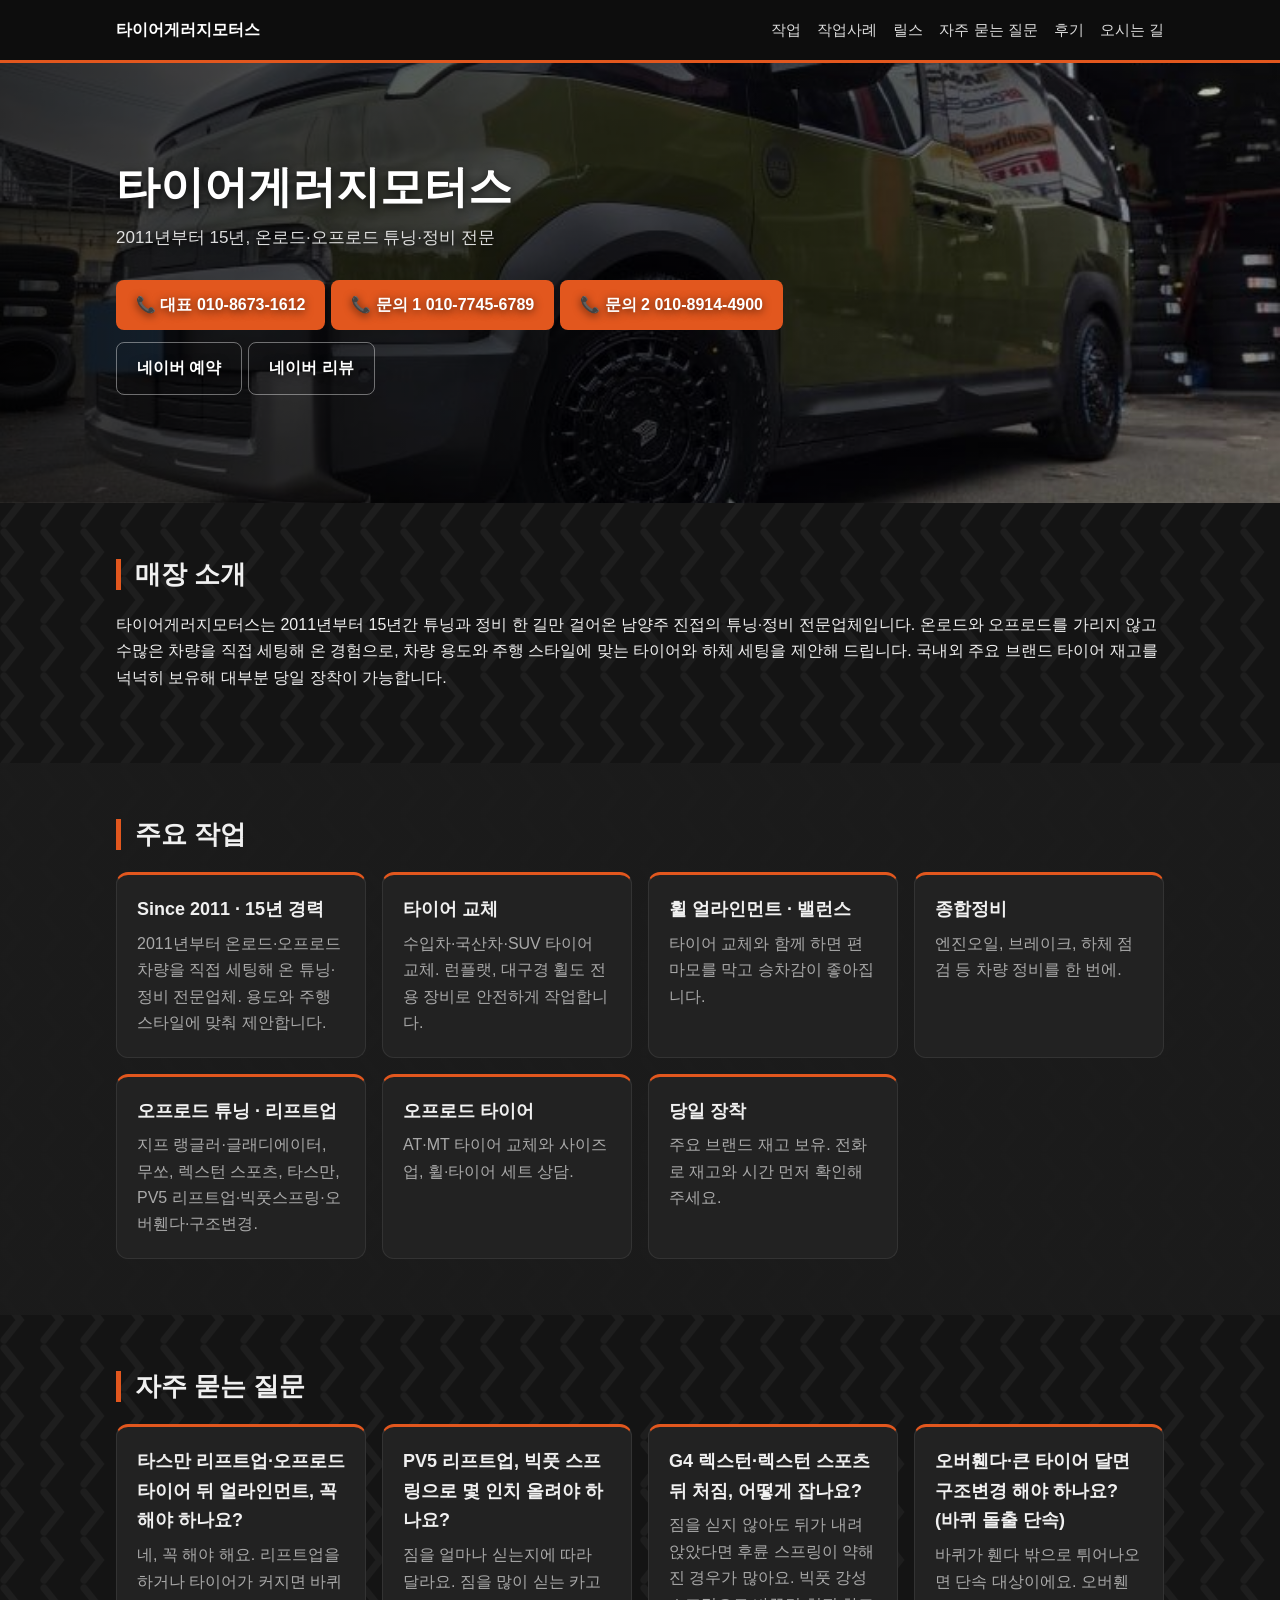
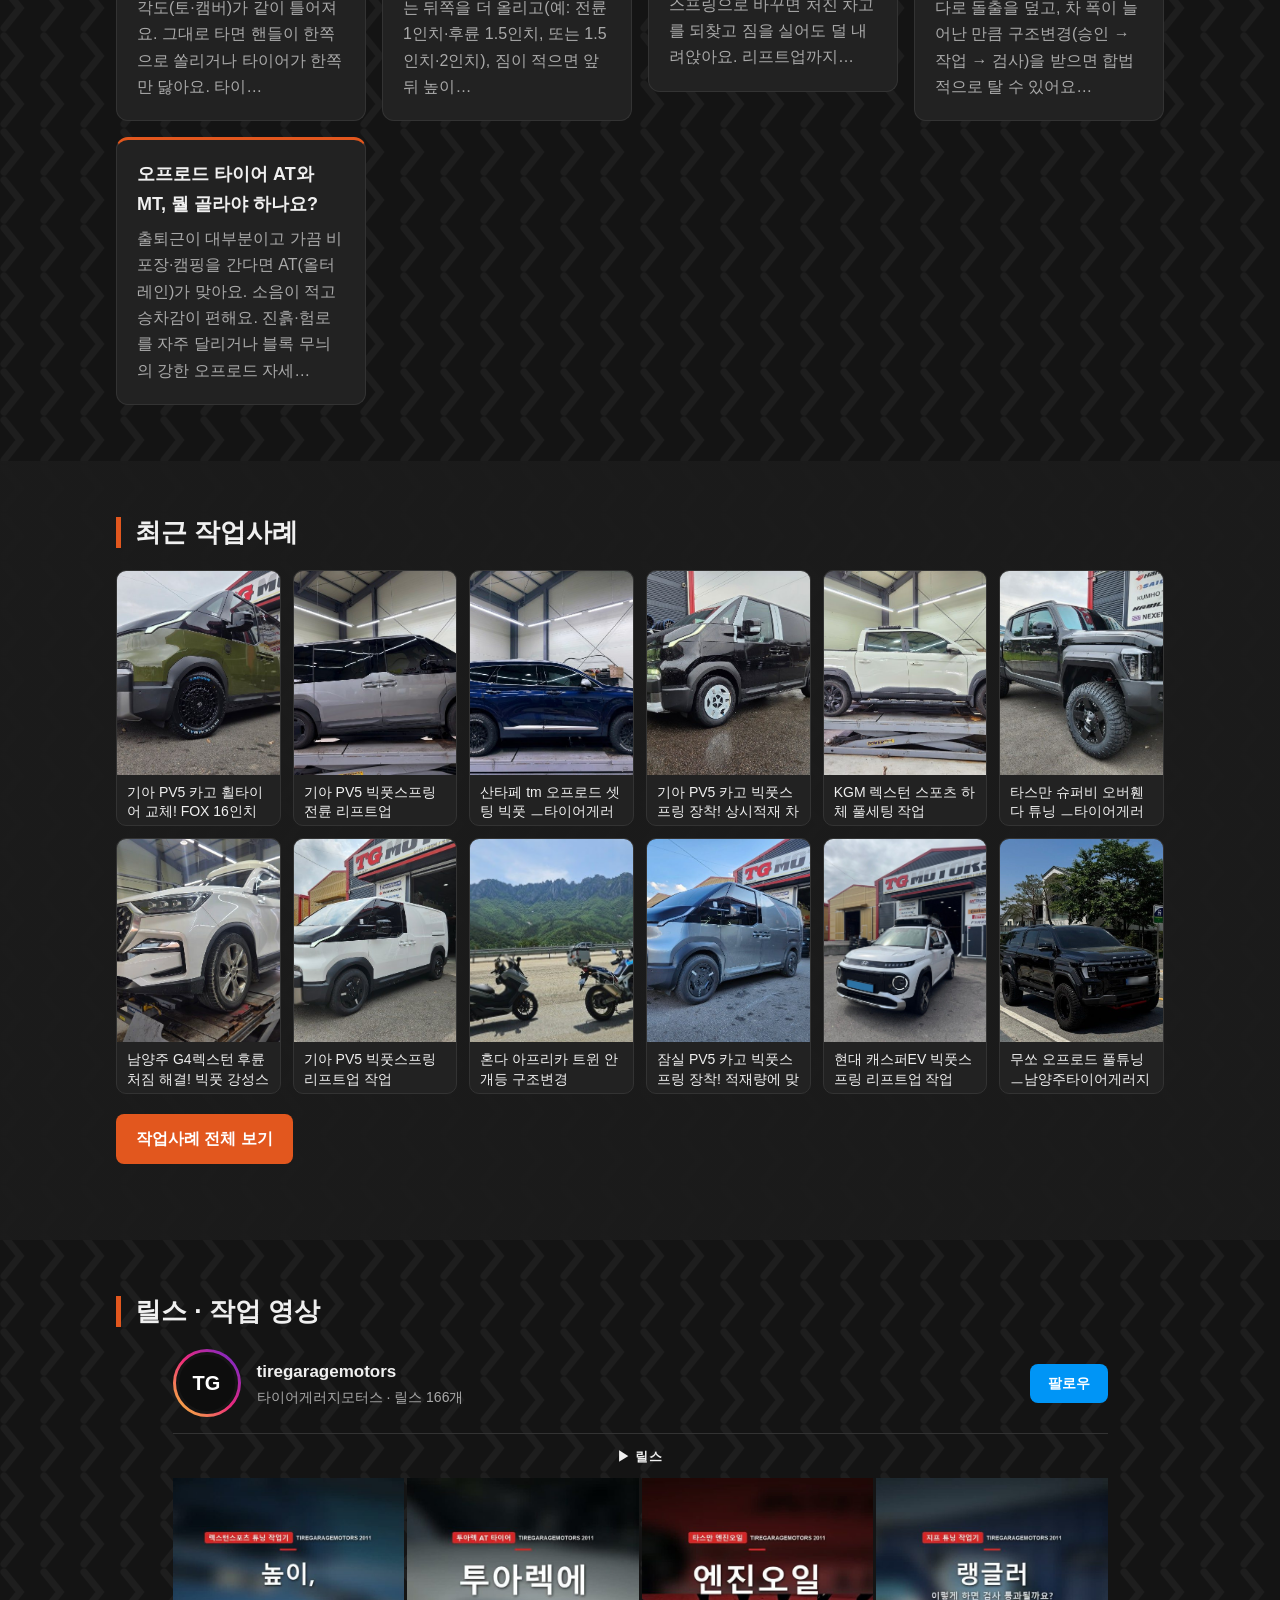
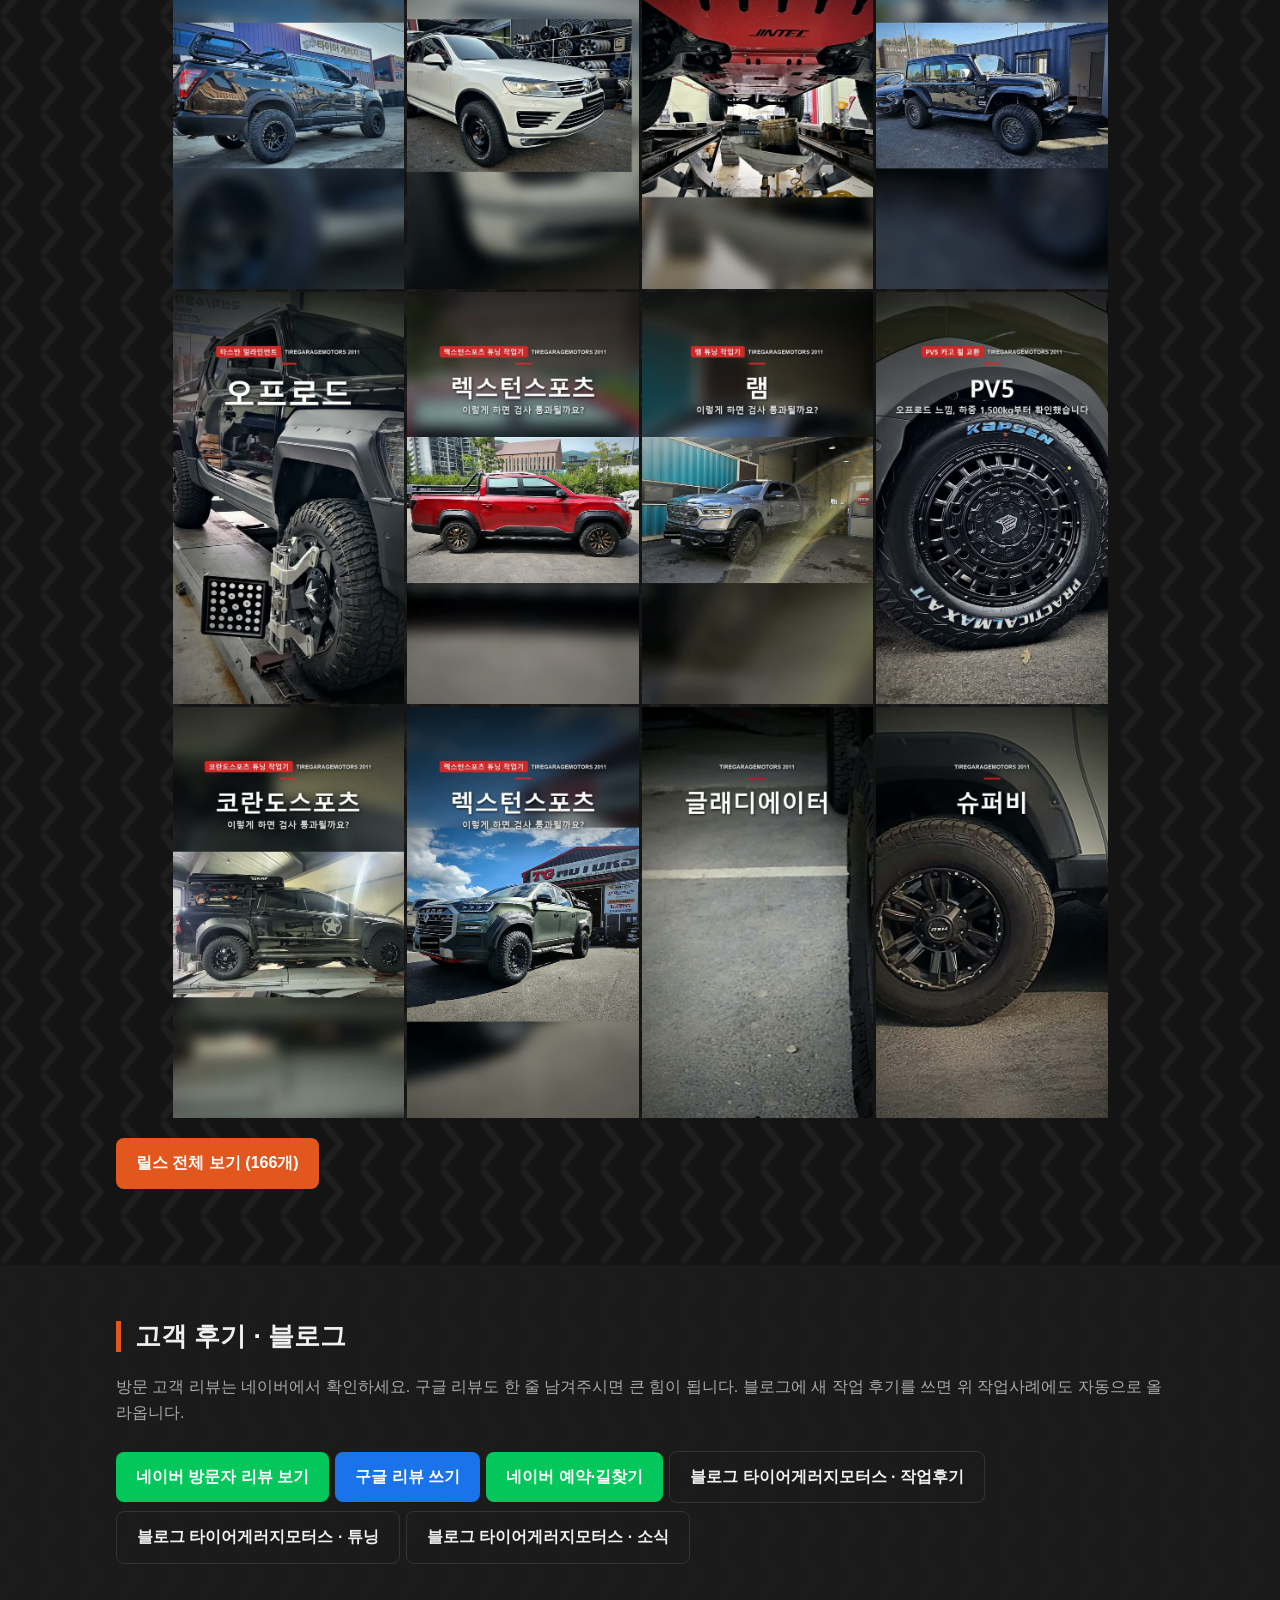
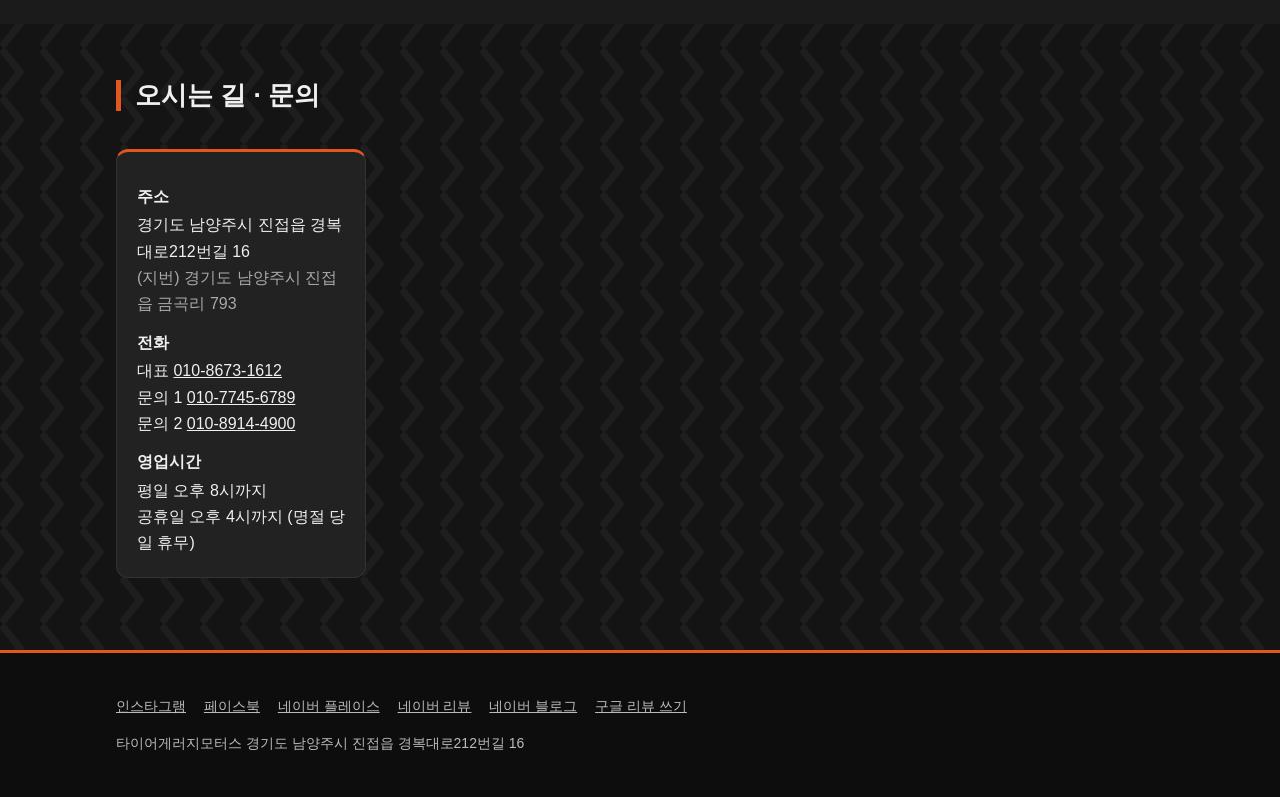
<file: index.html>
<!doctype html>
<html lang="ko"><head>
<meta charset="utf-8"><meta name="viewport" content="width=device-width,initial-scale=1">
<title>타이어게러지모터스 | 2011년부터 15년, 온로드·오프로드 튜닝·정비 전문</title>
<meta name="description" content="타이어게러지모터스는 2011년부터 15년간 튜닝과 정비 한 길만 걸어온 남양주 진접의 튜닝·정비 전문업체입니다. 온로드와 오프로드를 가리지 않고 수많은 차량을 직접 세팅해 온 경험으로, 차량 용도와 주행 스타일에 맞는 타이어와 하체 세팅을 제안해 드립니다. 국내외 주요 브랜드 ">
<meta name="keywords" content="남양주타이어, 구리타이어, 다산타이어, 별내타이어, 수입차타이어, 랭글러튜닝, 오프로드타이어, 리프트업, 오버휀다, 타이어교체, 휠얼라인먼트, 남양주튜닝, 오프로드튜닝, 튜닝정비, 타이어게러지모터스2011">
<link rel="canonical" href="https://tiregaragemotors2011.com/">
<meta property="og:type" content="website"><meta property="og:title" content="타이어게러지모터스 | 2011년부터 15년, 온로드·오프로드 튜닝·정비 전문">
<meta property="og:description" content="타이어게러지모터스는 2011년부터 15년간 튜닝과 정비 한 길만 걸어온 남양주 진접의 튜닝·정비 전문업체입니다. 온로드와 오프로드를 가리지 않고 수많은 차량을 직접 세팅해 온 경험으로, 차량 용도와 주행 스타일에 맞는 타이어와 하체 세팅을 제안해 드립니다. 국내외 주요 브랜드 "><meta property="og:image" content="https://tiregaragemotors2011.com/og.jpg">
<meta property="og:locale" content="ko_KR">
<link rel="alternate" type="application/rss+xml" title="타이어게러지모터스" href="rss.xml">
<script type="application/ld+json">[{"@context": "https://schema.org", "@type": ["TireShop", "AutoRepair"], "name": "타이어게러지모터스", "alternateName": "Tire Garage Motors", "description": "타이어게러지모터스는 2011년부터 15년간 튜닝과 정비 한 길만 걸어온 남양주 진접의 튜닝·정비 전문업체입니다. 온로드와 오프로드를 가리지 않고 수많은 차량을 직접 세팅해 온 경험으로, 차량 용도와 주행 스타일에 맞는 타이어와 하체 세팅을 제안해 드립니다. 국내외 주요 브랜드 타이어 재고를 넉넉히 보유해 대부분 당일 장착이 가능합니다.", "sameAs": ["https://www.instagram.com/tiregaragemotors/", "https://www.facebook.com/profile.php?id=100068261047558", "https://m.place.naver.com/place/1485920143/home", "https://blog.naver.com/tg_shop", "https://blog.naver.com/tiregarage", "https://blog.naver.com/wowlee1216"], "areaServed": ["남양주", "구리", "의정부", "다산", "별내", "진접", "서울 동북부"], "url": "https://tiregaragemotors2011.com", "image": "https://tiregaragemotors2011.com/og.jpg", "telephone": "010-8673-1612", "address": {"@type": "PostalAddress", "streetAddress": "경기도 남양주시 진접읍 경복대로212번길 16", "addressLocality": "남양주시", "addressRegion": "경기도", "postalCode": "", "addressCountry": "KR"}, "geo": {"@type": "GeoCoordinates", "latitude": "37.7165941", "longitude": "127.2050751"}, "foundingDate": "2011"}]</script>
<style>
:root{--bg:#141414;--bg2:#1b1b1b;--card:#222;--ink:#f0f0f0;--muted:#a9a9a9;--line:#333;--accent:#e2571e;--dark:#0d0d0d}
*{box-sizing:border-box}body{margin:0;background:var(--bg) url("data:image/svg+xml,%3Csvg xmlns='http://www.w3.org/2000/svg' width='80' height='48' viewBox='0 0 80 48'%3E%3Cg fill='none' stroke='%23ffffff' stroke-opacity='.045' stroke-width='7' stroke-linecap='round'%3E%3Cpath d='M4 4 L20 24 L4 44'/%3E%3Cpath d='M44 4 L60 24 L44 44'/%3E%3C/g%3E%3C/svg%3E");color:var(--ink);font-family:"Pretendard","Apple SD Gothic Neo","Malgun Gothic",sans-serif;line-height:1.65}
a{color:inherit}img{max-width:100%;display:block}
.wrap{max-width:1080px;margin:0 auto;padding:0 16px}
header.top{background:var(--dark);color:#fff}
header.top .wrap{display:flex;justify-content:space-between;align-items:center;height:60px}
header.top a{text-decoration:none;font-weight:700}
header.top nav a{font-weight:500;margin-left:16px;opacity:.85;font-size:15px}
@media(max-width:600px){header.top .wrap{flex-direction:column;align-items:flex-start;justify-content:center;height:auto;padding-top:10px;padding-bottom:8px}header.top nav a{margin:0 12px 0 0;font-size:14px}}
.hero{background:var(--dark) center/cover no-repeat;color:#fff;padding:96px 0 104px;text-shadow:0 2px 8px #000a}
.hero h1{font-size:clamp(28px,6vw,44px);margin:0 0 10px;line-height:1.25}
.hero p{margin:0 0 24px;opacity:.85;font-size:17px}
.btn{display:inline-block;padding:12px 20px;border-radius:8px;background:var(--accent);color:#fff;text-decoration:none;font-weight:700;margin:4px 6px 4px 0}
.btn.ghost{background:transparent;border:1px solid #fff6}
.calls{margin:16px 0 4px}
section{padding:56px 0}section:nth-of-type(even){background:linear-gradient(#1b1b1bee,#1b1b1bee)}
h2{font-size:26px;margin:0 0 22px;padding-left:14px;border-left:5px solid var(--accent);line-height:1.2}
header.top{border-bottom:3px solid var(--accent)}
.grid{display:grid;gap:16px;grid-template-columns:repeat(auto-fill,minmax(240px,1fr))}
.card{background:var(--card);border:1px solid var(--line);border-top:3px solid var(--accent);border-radius:12px;padding:20px}
.card h3{margin:0 0 6px;font-size:18px}.card p{margin:0;color:var(--muted)}
.posts{display:grid;gap:12px;grid-template-columns:repeat(auto-fill,minmax(160px,1fr))}
.posts a{display:block;background:var(--card);border:1px solid var(--line);border-radius:10px;overflow:hidden;text-decoration:none;transition:transform .15s,border-color .15s}
.posts a:hover{transform:translateY(-3px);border-color:var(--accent)}
.posts img{aspect-ratio:4/5;object-fit:cover;width:100%}
.posts span{display:block;padding:8px 10px;font-size:14px;line-height:1.4;height:3.6em;overflow:hidden}
.info dt{font-weight:700;margin-top:12px}.info dd{margin:2px 0 0}
.map{width:100%;height:320px;border:0;border-radius:12px}
footer{background:var(--dark);border-top:3px solid var(--accent);color:#bbb;padding:28px 0;font-size:14px}footer a{margin-right:14px}
article{background:var(--card);border:1px solid var(--line);border-radius:12px;padding:20px;margin:24px 0}
article img{border-radius:8px;margin:0 auto 16px}
article .body{white-space:pre-line}.tags{color:var(--muted);font-size:14px}
.muted{color:var(--muted)}
.blog a{display:block;text-decoration:none}.blog a:hover .card{border-color:var(--accent)}
.blog small{color:var(--accent);font-weight:700}.blog h3{font-size:16px;line-height:1.45}
.blog p{font-size:14px;margin-top:6px;display:-webkit-box;-webkit-line-clamp:3;-webkit-box-orient:vertical;overflow:hidden}
.ig{max-width:935px;margin:0 auto}
.ig-head{display:flex;align-items:center;gap:16px;margin-bottom:16px}
.ig-av{flex:none;width:68px;height:68px;border-radius:50%;padding:3px;background:linear-gradient(45deg,#f9ce34,#ee2a7b,#6228d7)}
.ig-av span{display:flex;align-items:center;justify-content:center;width:100%;height:100%;border-radius:50%;background:var(--dark);border:3px solid var(--bg);font-weight:800;font-size:20px;color:#fff}
.ig-name{font-weight:700;font-size:17px}.ig-sub{color:var(--muted);font-size:14px}
.ig-follow{margin-left:auto;background:#0095f6;color:#fff;text-decoration:none;font-weight:700;font-size:14px;padding:8px 18px;border-radius:8px;white-space:nowrap}
.ig-tab{border-top:1px solid var(--line);text-align:center;font-size:13px;font-weight:700;letter-spacing:1px;padding:12px 0 10px}
.reels{display:grid;grid-template-columns:repeat(3,1fr);gap:3px}
@media(min-width:700px){.reels{grid-template-columns:repeat(4,1fr)}}
.reels a{position:relative;display:block;aspect-ratio:9/16;background:#000;overflow:hidden}
.reels img{width:100%;height:100%;object-fit:cover;transition:opacity .15s}.reels a:hover img{opacity:.8}
.reels span{position:absolute;left:8px;bottom:6px;color:#fff;font-size:14px;font-weight:700;text-shadow:0 1px 4px #000}
.reel-modal{position:fixed;inset:0;background:#000d;display:none;align-items:center;justify-content:center;z-index:50;flex-direction:column;gap:10px}
.reel-modal.on{display:flex}.reel-modal iframe{width:min(400px,94vw);height:min(720px,80vh);border:0;border-radius:12px;background:#fff}
.reel-modal button{position:absolute;top:10px;right:14px;background:none;border:0;color:#fff;font-size:36px;cursor:pointer}
.reel-modal a{color:#fff;font-size:14px}
.reels.full{grid-template-columns:repeat(2,1fr);gap:18px 12px}
@media(min-width:700px){.reels.full{grid-template-columns:repeat(4,1fr)}}
.reels .rc h3{font-size:15px;line-height:1.4;margin:8px 0 4px}
.reels .rc p{font-size:13px;line-height:1.5;color:var(--muted);margin:0;display:-webkit-box;-webkit-line-clamp:3;-webkit-box-orient:vertical;overflow:hidden}
.reels .rc time{font-size:12px;color:var(--muted)}
.guide-list a{display:block;text-decoration:none}.guide-list a:hover .card{border-color:var(--accent)}
.answer{background:var(--card);border-left:5px solid var(--accent);border-radius:8px;padding:16px 18px;font-size:17px}
.guide h2{font-size:21px;margin-top:34px}.guide li{margin:6px 0}.guide .faq dt{font-weight:700;margin-top:16px}.guide .faq dd{margin:4px 0 0}
.navbtns{margin-top:20px}.navbtns .btn{background:#03c75a}.navbtns .btn.google{background:#1a73e8}.navbtns .btn.line{background:transparent;color:var(--ink);border:1px solid var(--line)}
</style>
</head><body>
<header class="top"><div class="wrap"><a href="index.html">타이어게러지모터스</a>
<nav><a href="index.html#services">작업</a><a href="posts/index.html">작업사례</a><a href="reels/index.html">릴스</a><a href="guide/index.html">자주 묻는 질문</a><a href="index.html#reviews">후기</a><a href="index.html#contact">오시는 길</a></nav></div></header>

<div class="hero" style="background-image:linear-gradient(90deg,#000c 0%,#0008 55%,#0003 100%),url(images/blog_224493309541.jpg)"><div class="wrap">
<h1>타이어게러지모터스</h1><p>2011년부터 15년, 온로드·오프로드 튜닝·정비 전문</p><div class="calls"><a class="btn" href="tel:010-8673-1612">📞 대표 010-8673-1612</a><a class="btn" href="tel:010-7745-6789">📞 문의 1 010-7745-6789</a><a class="btn" href="tel:010-8914-4900">📞 문의 2 010-8914-4900</a></div><a class="btn ghost" href="https://m.place.naver.com/place/1485920143/home" target="_blank" rel="noopener">네이버 예약</a><a class="btn ghost" href="https://m.place.naver.com/place/1485920143/review/visitor" target="_blank" rel="noopener">네이버 리뷰</a>
</div></div>
<section><div class="wrap"><h2>매장 소개</h2><p>타이어게러지모터스는 2011년부터 15년간 튜닝과 정비 한 길만 걸어온 남양주 진접의 튜닝·정비 전문업체입니다. 온로드와 오프로드를 가리지 않고 수많은 차량을 직접 세팅해 온 경험으로, 차량 용도와 주행 스타일에 맞는 타이어와 하체 세팅을 제안해 드립니다. 국내외 주요 브랜드 타이어 재고를 넉넉히 보유해 대부분 당일 장착이 가능합니다.</p></div></section>
<section id="services"><div class="wrap"><h2>주요 작업</h2><div class="grid"><div class="card"><h3>Since 2011 · 15년 경력</h3><p>2011년부터 온로드·오프로드 차량을 직접 세팅해 온 튜닝·정비 전문업체. 용도와 주행 스타일에 맞춰 제안합니다.</p></div><div class="card"><h3>타이어 교체</h3><p>수입차·국산차·SUV 타이어 교체. 런플랫, 대구경 휠도 전용 장비로 안전하게 작업합니다.</p></div><div class="card"><h3>휠 얼라인먼트 · 밸런스</h3><p>타이어 교체와 함께 하면 편마모를 막고 승차감이 좋아집니다.</p></div><div class="card"><h3>종합정비</h3><p>엔진오일, 브레이크, 하체 점검 등 차량 정비를 한 번에.</p></div><div class="card"><h3>오프로드 튜닝 · 리프트업</h3><p>지프 랭글러·글래디에이터, 무쏘, 렉스턴 스포츠, 타스만, PV5 리프트업·빅풋스프링·오버휀다·구조변경.</p></div><div class="card"><h3>오프로드 타이어</h3><p>AT·MT 타이어 교체와 사이즈업, 휠·타이어 세트 상담.</p></div><div class="card"><h3>당일 장착</h3><p>주요 브랜드 재고 보유. 전화로 재고와 시간 먼저 확인해 주세요.</p></div></div></div></section>
<section id="faq"><div class="wrap"><h2>자주 묻는 질문</h2><div class="grid guide-list"><a href="guide/tasman-liftup-alignment.html"><div class="card"><h3>타스만 리프트업·오프로드 타이어 뒤 얼라인먼트, 꼭 해야 하나요?</h3><p>네, 꼭 해야 해요. 리프트업을 하거나 타이어가 커지면 바퀴 각도(토·캠버)가 같이 틀어져요. 그대로 타면 핸들이 한쪽으로 쏠리거나 타이어가 한쪽만 닳아요. 타이…</p></div></a><a href="guide/pv5-bigfoot-spring-liftup.html"><div class="card"><h3>PV5 리프트업, 빅풋 스프링으로 몇 인치 올려야 하나요?</h3><p>짐을 얼마나 싣는지에 따라 달라요. 짐을 많이 싣는 카고는 뒤쪽을 더 올리고(예: 전륜 1인치·후륜 1.5인치, 또는 1.5인치·2인치), 짐이 적으면 앞뒤 높이…</p></div></a><a href="guide/rexton-rear-sag-fix.html"><div class="card"><h3>G4 렉스턴·렉스턴 스포츠 뒤 처짐, 어떻게 잡나요?</h3><p>짐을 싣지 않아도 뒤가 내려앉았다면 후륜 스프링이 약해진 경우가 많아요. 빅풋 강성 스프링으로 바꾸면 처진 차고를 되찾고 짐을 실어도 덜 내려앉아요. 리프트업까지…</p></div></a><a href="guide/overfender-structure-change.html"><div class="card"><h3>오버휀다·큰 타이어 달면 구조변경 해야 하나요? (바퀴 돌출 단속)</h3><p>바퀴가 휀다 밖으로 튀어나오면 단속 대상이에요. 오버휀다로 돌출을 덮고, 차 폭이 늘어난 만큼 구조변경(승인 → 작업 → 검사)을 받으면 합법적으로 탈 수 있어요…</p></div></a><a href="guide/offroad-tire-at-mt.html"><div class="card"><h3>오프로드 타이어 AT와 MT, 뭘 골라야 하나요?</h3><p>출퇴근이 대부분이고 가끔 비포장·캠핑을 간다면 AT(올터레인)가 맞아요. 소음이 적고 승차감이 편해요. 진흙·험로를 자주 달리거나 블록 무늬의 강한 오프로드 자세…</p></div></a></div></div></section>
<section><div class="wrap"><h2>최근 작업사례</h2><div class="posts"><a href="https://blog.naver.com/tg_shop/224493309541" target="_blank" rel="noopener"><img src="images/blog_224493309541.jpg" alt="기아 PV5 카고 휠타이어 교체! FOX 16인치 휠 + 캡센 AT 215 70 16 장착 후기 (남양주 타이어게러지모터스)" loading="lazy"><span>기아 PV5 카고 휠타이어 교체! FOX 16인치 휠 + 캡센 AT 215 70 16 장착 후기 (남양주 타이어게러지모터스)</span></a><a href="https://blog.naver.com/wowlee1216/224413539103" target="_blank" rel="noopener"><img src="images/blog_224413539103.jpg" alt="기아 PV5 빅풋스프링 전륜 리프트업" loading="lazy"><span>기아 PV5 빅풋스프링 전륜 리프트업</span></a><a href="https://blog.naver.com/tiregarage/224324351586" target="_blank" rel="noopener"><img src="images/blog_224324351586.jpg" alt="산타페 tm 오프로드 셋팅 빅풋 ㅡ타이어게러지모터스" loading="lazy"><span>산타페 tm 오프로드 셋팅 빅풋 ㅡ타이어게러지모터스</span></a><a href="https://blog.naver.com/tg_shop/224491828330" target="_blank" rel="noopener"><img src="images/blog_224491828330.jpg" alt="기아 PV5 카고 빅풋스프링 장착! 상시적재 차량 보강 작업｜남양주 타이어게러지모터스" loading="lazy"><span>기아 PV5 카고 빅풋스프링 장착! 상시적재 차량 보강 작업｜남양주 타이어게러지모터스</span></a><a href="https://blog.naver.com/wowlee1216/224413522799" target="_blank" rel="noopener"><img src="images/blog_224413522799.jpg" alt="KGM 렉스턴 스포츠 하체 풀세팅 작업" loading="lazy"><span>KGM 렉스턴 스포츠 하체 풀세팅 작업</span></a><a href="https://blog.naver.com/tiregarage/224303916320" target="_blank" rel="noopener"><img src="images/blog_224303916320.jpg" alt="타스만 슈퍼비 오버휀다 튜닝 ㅡ타이어게러지모터스" loading="lazy"><span>타스만 슈퍼비 오버휀다 튜닝 ㅡ타이어게러지모터스</span></a><a href="https://blog.naver.com/tg_shop/224491385945" target="_blank" rel="noopener"><img src="images/blog_224491385945.jpg" alt="남양주 G4렉스턴 후륜 처짐 해결! 빅풋 강성스프링 보강 장착 후기" loading="lazy"><span>남양주 G4렉스턴 후륜 처짐 해결! 빅풋 강성스프링 보강 장착 후기</span></a><a href="https://blog.naver.com/wowlee1216/224413500190" target="_blank" rel="noopener"><img src="images/blog_224413500190.jpg" alt="기아 PV5 빅풋스프링 리프트업 작업" loading="lazy"><span>기아 PV5 빅풋스프링 리프트업 작업</span></a><a href="https://blog.naver.com/tiregarage/224298144781" target="_blank" rel="noopener"><img src="images/blog_224298144781.jpg" alt="혼다 아프리카 트윈 안개등 구조변경" loading="lazy"><span>혼다 아프리카 트윈 안개등 구조변경</span></a><a href="https://blog.naver.com/tg_shop/224490286723" target="_blank" rel="noopener"><img src="images/blog_224490286723.jpg" alt="잠실 PV5 카고 빅풋스프링 장착! 적재량에 맞춘 최적의 차고 세팅" loading="lazy"><span>잠실 PV5 카고 빅풋스프링 장착! 적재량에 맞춘 최적의 차고 세팅</span></a><a href="https://blog.naver.com/wowlee1216/224413478955" target="_blank" rel="noopener"><img src="images/blog_224413478955.jpg" alt="현대 캐스퍼EV 빅풋스프링 리프트업 작업" loading="lazy"><span>현대 캐스퍼EV 빅풋스프링 리프트업 작업</span></a><a href="https://blog.naver.com/tiregarage/224297983283" target="_blank" rel="noopener"><img src="images/blog_224297983283.jpg" alt="무쏘 오프로드 풀튜닝 ㅡ남양주타이어게러지모터스" loading="lazy"><span>무쏘 오프로드 풀튜닝 ㅡ남양주타이어게러지모터스</span></a></div><p style="margin-top:16px"><a class="btn" href="posts/index.html">작업사례 전체 보기</a></p></div></section>
<section id="reels"><div class="wrap"><h2>릴스 · 작업 영상</h2><div class="ig"><div class="ig-head"><div class="ig-av"><span>TG</span></div>
<div><div class="ig-name">tiregaragemotors</div><div class="ig-sub">타이어게러지모터스 · 릴스 166개</div></div><a class="ig-follow" href="https://www.instagram.com/tiregaragemotors/" target="_blank" rel="noopener">팔로우</a></div>
<div class="ig-tab">▶ 릴스</div><div class="reels"><a href="https://www.instagram.com/reel/DgSJrdDu7j6/" data-code="DgSJrdDu7j6" target="_blank" rel="noopener" title="렉스턴스포츠 칸 · 리프트업 바디업, 높이 폭 구변 2가지 한 번에"><img src="images/reel_DgSJrdDu7j6.jpg" alt="렉스턴스포츠 칸 · 리프트업 바디업, 높이 폭 구변 2가지 한 번에 - 타이어게러지모터스 릴스" loading="lazy"></a><a href="https://www.instagram.com/reel/DgR5yZ0P8jo/" data-code="DgR5yZ0P8jo" target="_blank" rel="noopener" title="폭스바겐 투아렉 한국 다이나프로 AT2 익스트림 265/65R17 장착, 2인치 리프트업 차"><img src="images/reel_DgR5yZ0P8jo.jpg" alt="폭스바겐 투아렉 한국 다이나프로 AT2 익스트림 265/65R17 장착, 2인치 리프트업 차 - 타이어게러지모터스 릴스" loading="lazy"></a><a href="https://www.instagram.com/reel/DgR26gaghwK/" data-code="DgR26gaghwK" target="_blank" rel="noopener" title="타스만 엔진오일 교환 순서, 언더커버 그대로 폐유 끝까지 필터까지"><img src="images/reel_DgR26gaghwK.jpg" alt="타스만 엔진오일 교환 순서, 언더커버 그대로 폐유 끝까지 필터까지 - 타이어게러지모터스 릴스" loading="lazy"></a><a href="https://www.instagram.com/reel/DgRPgEUSOnz/" data-code="DgRPgEUSOnz" target="_blank" rel="noopener" title="랭글러 JL · 35인치 2인치 리프트업, 8가지 풀튜닝"><img src="images/reel_DgRPgEUSOnz.jpg" alt="랭글러 JL · 35인치 2인치 리프트업, 8가지 풀튜닝 - 타이어게러지모터스 릴스" loading="lazy"></a><a href="https://www.instagram.com/reel/DgQvceDJLHp/" data-code="DgQvceDJLHp" target="_blank" rel="noopener" title="타스만 X-PRO 4륜 얼라인먼트, 머드 타이어 세팅 후 앞뒤 각도 맞추기"><img src="images/reel_DgQvceDJLHp.jpg" alt="타스만 X-PRO 4륜 얼라인먼트, 머드 타이어 세팅 후 앞뒤 각도 맞추기 - 타이어게러지모터스 릴스" loading="lazy"></a><a href="https://www.instagram.com/reel/DgPk9A0h0px/" data-code="DgPk9A0h0px" target="_blank" rel="noopener" title="렉스턴스포츠 칸 · 슈퍼비 V1 오버휀다, 구변까지 3단계"><img src="images/reel_DgPk9A0h0px.jpg" alt="렉스턴스포츠 칸 · 슈퍼비 V1 오버휀다, 구변까지 3단계 - 타이어게러지모터스 릴스" loading="lazy"></a><a href="https://www.instagram.com/reel/DgOqjXPNOY4/" data-code="DgOqjXPNOY4" target="_blank" rel="noopener" title="램 픽업 · 35인치 맞춤 오버휀다, 승인부터 검사까지 3단계"><img src="images/reel_DgOqjXPNOY4.jpg" alt="램 픽업 · 35인치 맞춤 오버휀다, 승인부터 검사까지 3단계 - 타이어게러지모터스 릴스" loading="lazy"></a><a href="https://www.instagram.com/reel/DgOJvLgMAQK/" data-code="DgOJvLgMAQK" target="_blank" rel="noopener" title="PV5 카고 휠 교환 · AT 타이어 장착, 영국 FOX 16인치 + 215/70R16"><img src="images/reel_DgOJvLgMAQK.jpg" alt="PV5 카고 휠 교환 · AT 타이어 장착, 영국 FOX 16인치 + 215/70R16 - 타이어게러지모터스 릴스" loading="lazy"></a><a href="https://www.instagram.com/reel/DgNAKGegc4m/" data-code="DgNAKGegc4m" target="_blank" rel="noopener" title="코란도스포츠 · 리프트업 슈퍼비 오버휀다, 3단계 구변까지"><img src="images/reel_DgNAKGegc4m.jpg" alt="코란도스포츠 · 리프트업 슈퍼비 오버휀다, 3단계 구변까지 - 타이어게러지모터스 릴스" loading="lazy"></a><a href="https://www.instagram.com/reel/DgMFuORqGYj/" data-code="DgMFuORqGYj" target="_blank" rel="noopener" title="렉스턴스포츠 칸 · 리프트업 바디업, 5가지만 바꿨습니다"><img src="images/reel_DgMFuORqGYj.jpg" alt="렉스턴스포츠 칸 · 리프트업 바디업, 5가지만 바꿨습니다 - 타이어게러지모터스 릴스" loading="lazy"></a><a href="https://www.instagram.com/reel/DgKbXuVAlpc/" data-code="DgKbXuVAlpc" target="_blank" rel="noopener" title="글래디에이터 · 바퀴 돌출 단속, 오버휀다 폭 구변 3단계"><img src="images/reel_DgKbXuVAlpc.jpg" alt="글래디에이터 · 바퀴 돌출 단속, 오버휀다 폭 구변 3단계 - 타이어게러지모터스 릴스" loading="lazy"></a><a href="https://www.instagram.com/reel/DgKIeBUqOEW/" data-code="DgKIeBUqOEW" target="_blank" rel="noopener" title="렉스턴스포츠 · 휠 돌출 슈퍼비 오버휀다, 폭 구조변경 3단계"><img src="images/reel_DgKIeBUqOEW.jpg" alt="렉스턴스포츠 · 휠 돌출 슈퍼비 오버휀다, 폭 구조변경 3단계 - 타이어게러지모터스 릴스" loading="lazy"></a></div></div>
<div class="reel-modal" id="reelModal"><button aria-label="닫기">×</button><iframe title="인스타그램 릴스" allow="autoplay; encrypted-media" allowfullscreen></iframe><a target="_blank" rel="noopener">인스타그램에서 보기 ›</a></div>
<script>(function(){var m=document.getElementById('reelModal'),f=m.querySelector('iframe'),l=m.querySelector('a');
function close(){m.classList.remove('on');f.src='about:blank'}
document.querySelectorAll('.reels a').forEach(function(a){a.addEventListener('click',function(e){e.preventDefault();
f.src='https://www.instagram.com/reel/'+a.dataset.code+'/embed/captioned/';l.href=a.href;m.classList.add('on')})});
m.addEventListener('click',function(e){if(e.target!==f&&e.target!==l)close()});document.addEventListener('keydown',function(e){if(e.key==='Escape')close()})})();</script><p style="margin-top:16px"><a class="btn" href="reels/index.html">릴스 전체 보기 (166개)</a></p></div></section>
<section id="reviews"><div class="wrap"><h2>고객 후기 · 블로그</h2><p class="muted">방문 고객 리뷰는 네이버에서 확인하세요. 구글 리뷰도 한 줄 남겨주시면 큰 힘이 됩니다. 블로그에 새 작업 후기를 쓰면 위 작업사례에도 자동으로 올라옵니다.</p><div class="navbtns"><a class="btn" href="https://m.place.naver.com/place/1485920143/review/visitor" target="_blank" rel="noopener">네이버 방문자 리뷰 보기</a><a class="btn google" href="https://search.google.com/local/writereview?placeid=ChIJURJwHrvJfDURxb4zpCA3Q0M" target="_blank" rel="noopener">구글 리뷰 쓰기</a><a class="btn" href="https://m.place.naver.com/place/1485920143/home" target="_blank" rel="noopener">네이버 예약·길찾기</a><a class="btn line" href="https://blog.naver.com/tg_shop" target="_blank" rel="noopener">블로그 타이어게러지모터스 · 작업후기</a><a class="btn line" href="https://blog.naver.com/tiregarage" target="_blank" rel="noopener">블로그 타이어게러지모터스 · 튜닝</a><a class="btn line" href="https://blog.naver.com/wowlee1216" target="_blank" rel="noopener">블로그 타이어게러지모터스 · 소식</a></div></div></section>
<section id="contact"><div class="wrap"><h2>오시는 길 · 문의</h2>
<div class="grid"><dl class="info card"><dt>주소</dt><dd>경기도 남양주시 진접읍 경복대로212번길 16<br><span class="muted">(지번) 경기도 남양주시 진접읍 금곡리 793</span></dd><dt>전화</dt><dd>대표 <a href="tel:010-8673-1612">010-8673-1612</a><br>문의 1 <a href="tel:010-7745-6789">010-7745-6789</a><br>문의 2 <a href="tel:010-8914-4900">010-8914-4900</a></dd><dt>영업시간</dt><dd>평일 오후 8시까지<br>공휴일 오후 4시까지 (명절 당일 휴무)</dd></dl><iframe class="map" loading="lazy" title="지도" src="https://www.google.com/maps?q=경기도 남양주시 진접읍 경복대로212번길 16&output=embed"></iframe></div></div></section>
<footer><div class="wrap"><p><a href="https://www.instagram.com/tiregaragemotors/" rel="noopener" target="_blank">인스타그램</a> <a href="https://www.facebook.com/profile.php?id=100068261047558" rel="noopener" target="_blank">페이스북</a> <a href="https://m.place.naver.com/place/1485920143/home" rel="noopener" target="_blank">네이버 플레이스</a> <a href="https://m.place.naver.com/place/1485920143/review/visitor" rel="noopener" target="_blank">네이버 리뷰</a> <a href="https://blog.naver.com/tg_shop" rel="noopener" target="_blank">네이버 블로그</a> <a href="https://search.google.com/local/writereview?placeid=ChIJURJwHrvJfDURxb4zpCA3Q0M" rel="noopener" target="_blank">구글 리뷰 쓰기</a></p><p>타이어게러지모터스 경기도 남양주시 진접읍 경복대로212번길 16</p></div></footer>
</body></html>
</file>
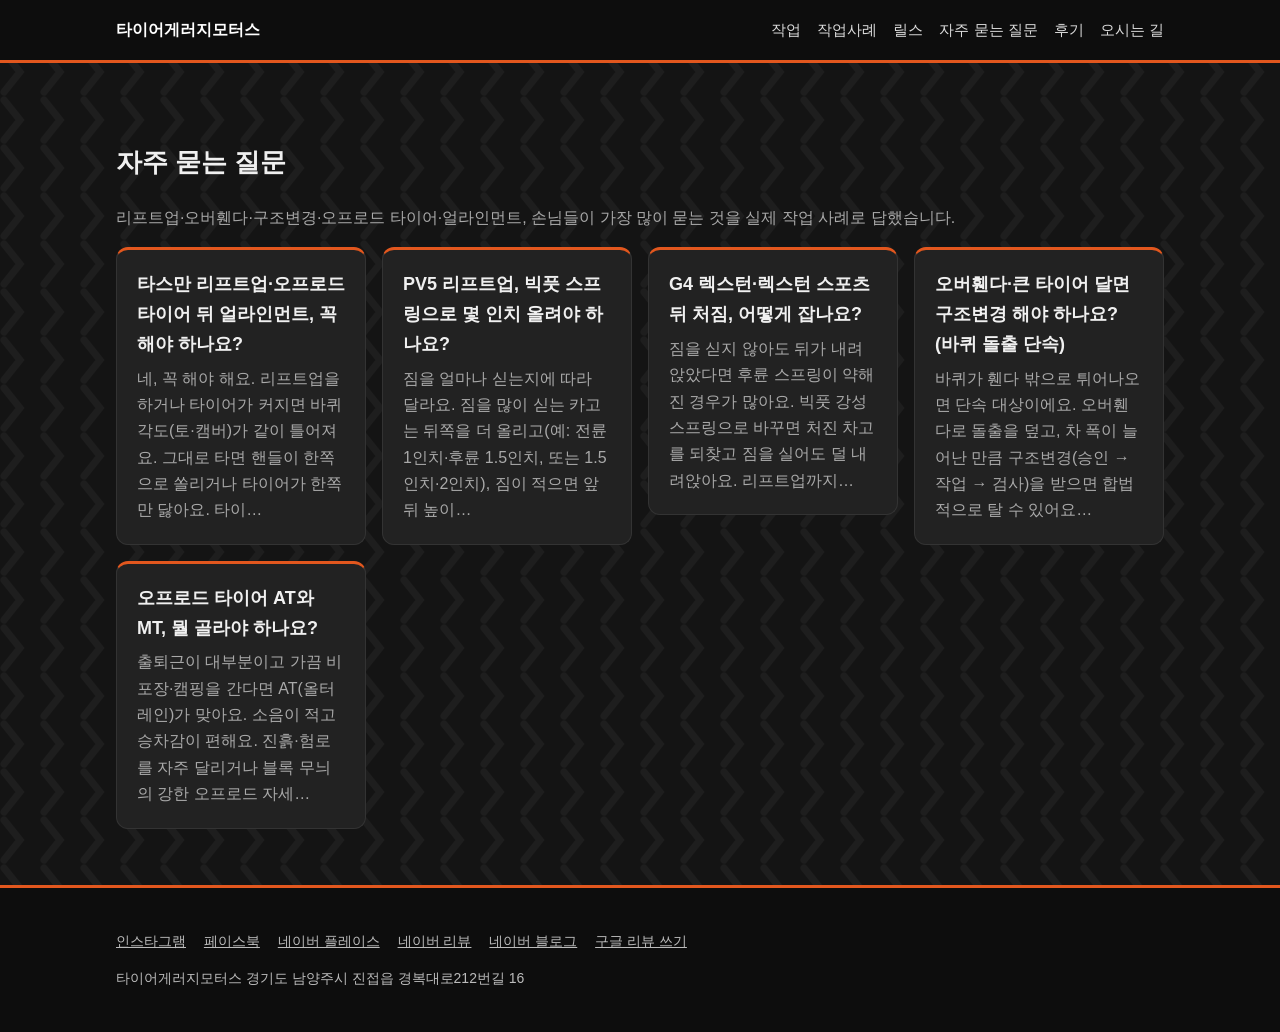
<file: guide/index.html>
<!doctype html>
<html lang="ko"><head>
<meta charset="utf-8"><meta name="viewport" content="width=device-width,initial-scale=1">
<title>자주 묻는 질문 | 타이어게러지모터스</title>
<meta name="description" content="타이어게러지모터스 리프트업·구조변경·오프로드 타이어·얼라인먼트 자주 묻는 질문">
<meta name="keywords" content="남양주타이어, 구리타이어, 다산타이어, 별내타이어, 수입차타이어, 랭글러튜닝, 오프로드타이어, 리프트업, 오버휀다, 타이어교체, 휠얼라인먼트, 남양주튜닝, 오프로드튜닝, 튜닝정비, 타이어게러지모터스2011">
<link rel="canonical" href="https://tiregaragemotors2011.com/guide/index.html">
<meta property="og:type" content="website"><meta property="og:title" content="자주 묻는 질문 | 타이어게러지모터스">
<meta property="og:description" content="타이어게러지모터스 리프트업·구조변경·오프로드 타이어·얼라인먼트 자주 묻는 질문"><meta property="og:image" content="https://tiregaragemotors2011.com/og.jpg">
<meta property="og:locale" content="ko_KR">
<link rel="alternate" type="application/rss+xml" title="타이어게러지모터스" href="../rss.xml">
<script type="application/ld+json">[{"@context": "https://schema.org", "@type": ["TireShop", "AutoRepair"], "name": "타이어게러지모터스", "alternateName": "Tire Garage Motors", "description": "타이어게러지모터스는 2011년부터 15년간 튜닝과 정비 한 길만 걸어온 남양주 진접의 튜닝·정비 전문업체입니다. 온로드와 오프로드를 가리지 않고 수많은 차량을 직접 세팅해 온 경험으로, 차량 용도와 주행 스타일에 맞는 타이어와 하체 세팅을 제안해 드립니다. 국내외 주요 브랜드 타이어 재고를 넉넉히 보유해 대부분 당일 장착이 가능합니다.", "sameAs": ["https://www.instagram.com/tiregaragemotors/", "https://www.facebook.com/profile.php?id=100068261047558", "https://m.place.naver.com/place/1485920143/home", "https://blog.naver.com/tg_shop", "https://blog.naver.com/tiregarage", "https://blog.naver.com/wowlee1216"], "areaServed": ["남양주", "구리", "의정부", "다산", "별내", "진접", "서울 동북부"], "url": "https://tiregaragemotors2011.com", "image": "https://tiregaragemotors2011.com/og.jpg", "telephone": "010-8673-1612", "address": {"@type": "PostalAddress", "streetAddress": "경기도 남양주시 진접읍 경복대로212번길 16", "addressLocality": "남양주시", "addressRegion": "경기도", "postalCode": "", "addressCountry": "KR"}, "geo": {"@type": "GeoCoordinates", "latitude": "37.7165941", "longitude": "127.2050751"}, "foundingDate": "2011"}]</script>
<style>
:root{--bg:#141414;--bg2:#1b1b1b;--card:#222;--ink:#f0f0f0;--muted:#a9a9a9;--line:#333;--accent:#e2571e;--dark:#0d0d0d}
*{box-sizing:border-box}body{margin:0;background:var(--bg) url("data:image/svg+xml,%3Csvg xmlns='http://www.w3.org/2000/svg' width='80' height='48' viewBox='0 0 80 48'%3E%3Cg fill='none' stroke='%23ffffff' stroke-opacity='.045' stroke-width='7' stroke-linecap='round'%3E%3Cpath d='M4 4 L20 24 L4 44'/%3E%3Cpath d='M44 4 L60 24 L44 44'/%3E%3C/g%3E%3C/svg%3E");color:var(--ink);font-family:"Pretendard","Apple SD Gothic Neo","Malgun Gothic",sans-serif;line-height:1.65}
a{color:inherit}img{max-width:100%;display:block}
.wrap{max-width:1080px;margin:0 auto;padding:0 16px}
header.top{background:var(--dark);color:#fff}
header.top .wrap{display:flex;justify-content:space-between;align-items:center;height:60px}
header.top a{text-decoration:none;font-weight:700}
header.top nav a{font-weight:500;margin-left:16px;opacity:.85;font-size:15px}
@media(max-width:600px){header.top .wrap{flex-direction:column;align-items:flex-start;justify-content:center;height:auto;padding-top:10px;padding-bottom:8px}header.top nav a{margin:0 12px 0 0;font-size:14px}}
.hero{background:var(--dark) center/cover no-repeat;color:#fff;padding:96px 0 104px;text-shadow:0 2px 8px #000a}
.hero h1{font-size:clamp(28px,6vw,44px);margin:0 0 10px;line-height:1.25}
.hero p{margin:0 0 24px;opacity:.85;font-size:17px}
.btn{display:inline-block;padding:12px 20px;border-radius:8px;background:var(--accent);color:#fff;text-decoration:none;font-weight:700;margin:4px 6px 4px 0}
.btn.ghost{background:transparent;border:1px solid #fff6}
.calls{margin:16px 0 4px}
section{padding:56px 0}section:nth-of-type(even){background:linear-gradient(#1b1b1bee,#1b1b1bee)}
h2{font-size:26px;margin:0 0 22px;padding-left:14px;border-left:5px solid var(--accent);line-height:1.2}
header.top{border-bottom:3px solid var(--accent)}
.grid{display:grid;gap:16px;grid-template-columns:repeat(auto-fill,minmax(240px,1fr))}
.card{background:var(--card);border:1px solid var(--line);border-top:3px solid var(--accent);border-radius:12px;padding:20px}
.card h3{margin:0 0 6px;font-size:18px}.card p{margin:0;color:var(--muted)}
.posts{display:grid;gap:12px;grid-template-columns:repeat(auto-fill,minmax(160px,1fr))}
.posts a{display:block;background:var(--card);border:1px solid var(--line);border-radius:10px;overflow:hidden;text-decoration:none;transition:transform .15s,border-color .15s}
.posts a:hover{transform:translateY(-3px);border-color:var(--accent)}
.posts img{aspect-ratio:4/5;object-fit:cover;width:100%}
.posts span{display:block;padding:8px 10px;font-size:14px;line-height:1.4;height:3.6em;overflow:hidden}
.info dt{font-weight:700;margin-top:12px}.info dd{margin:2px 0 0}
.map{width:100%;height:320px;border:0;border-radius:12px}
footer{background:var(--dark);border-top:3px solid var(--accent);color:#bbb;padding:28px 0;font-size:14px}footer a{margin-right:14px}
article{background:var(--card);border:1px solid var(--line);border-radius:12px;padding:20px;margin:24px 0}
article img{border-radius:8px;margin:0 auto 16px}
article .body{white-space:pre-line}.tags{color:var(--muted);font-size:14px}
.muted{color:var(--muted)}
.blog a{display:block;text-decoration:none}.blog a:hover .card{border-color:var(--accent)}
.blog small{color:var(--accent);font-weight:700}.blog h3{font-size:16px;line-height:1.45}
.blog p{font-size:14px;margin-top:6px;display:-webkit-box;-webkit-line-clamp:3;-webkit-box-orient:vertical;overflow:hidden}
.ig{max-width:935px;margin:0 auto}
.ig-head{display:flex;align-items:center;gap:16px;margin-bottom:16px}
.ig-av{flex:none;width:68px;height:68px;border-radius:50%;padding:3px;background:linear-gradient(45deg,#f9ce34,#ee2a7b,#6228d7)}
.ig-av span{display:flex;align-items:center;justify-content:center;width:100%;height:100%;border-radius:50%;background:var(--dark);border:3px solid var(--bg);font-weight:800;font-size:20px;color:#fff}
.ig-name{font-weight:700;font-size:17px}.ig-sub{color:var(--muted);font-size:14px}
.ig-follow{margin-left:auto;background:#0095f6;color:#fff;text-decoration:none;font-weight:700;font-size:14px;padding:8px 18px;border-radius:8px;white-space:nowrap}
.ig-tab{border-top:1px solid var(--line);text-align:center;font-size:13px;font-weight:700;letter-spacing:1px;padding:12px 0 10px}
.reels{display:grid;grid-template-columns:repeat(3,1fr);gap:3px}
@media(min-width:700px){.reels{grid-template-columns:repeat(4,1fr)}}
.reels a{position:relative;display:block;aspect-ratio:9/16;background:#000;overflow:hidden}
.reels img{width:100%;height:100%;object-fit:cover;transition:opacity .15s}.reels a:hover img{opacity:.8}
.reels span{position:absolute;left:8px;bottom:6px;color:#fff;font-size:14px;font-weight:700;text-shadow:0 1px 4px #000}
.reel-modal{position:fixed;inset:0;background:#000d;display:none;align-items:center;justify-content:center;z-index:50;flex-direction:column;gap:10px}
.reel-modal.on{display:flex}.reel-modal iframe{width:min(400px,94vw);height:min(720px,80vh);border:0;border-radius:12px;background:#fff}
.reel-modal button{position:absolute;top:10px;right:14px;background:none;border:0;color:#fff;font-size:36px;cursor:pointer}
.reel-modal a{color:#fff;font-size:14px}
.reels.full{grid-template-columns:repeat(2,1fr);gap:18px 12px}
@media(min-width:700px){.reels.full{grid-template-columns:repeat(4,1fr)}}
.reels .rc h3{font-size:15px;line-height:1.4;margin:8px 0 4px}
.reels .rc p{font-size:13px;line-height:1.5;color:var(--muted);margin:0;display:-webkit-box;-webkit-line-clamp:3;-webkit-box-orient:vertical;overflow:hidden}
.reels .rc time{font-size:12px;color:var(--muted)}
.guide-list a{display:block;text-decoration:none}.guide-list a:hover .card{border-color:var(--accent)}
.answer{background:var(--card);border-left:5px solid var(--accent);border-radius:8px;padding:16px 18px;font-size:17px}
.guide h2{font-size:21px;margin-top:34px}.guide li{margin:6px 0}.guide .faq dt{font-weight:700;margin-top:16px}.guide .faq dd{margin:4px 0 0}
.navbtns{margin-top:20px}.navbtns .btn{background:#03c75a}.navbtns .btn.google{background:#1a73e8}.navbtns .btn.line{background:transparent;color:var(--ink);border:1px solid var(--line)}
</style>
</head><body>
<header class="top"><div class="wrap"><a href="../index.html">타이어게러지모터스</a>
<nav><a href="../index.html#services">작업</a><a href="../posts/index.html">작업사례</a><a href="../reels/index.html">릴스</a><a href="../guide/index.html">자주 묻는 질문</a><a href="../index.html#reviews">후기</a><a href="../index.html#contact">오시는 길</a></nav></div></header>
<div class="wrap"><section><h1 style="font-size:26px">자주 묻는 질문</h1><p class="muted">리프트업·오버휀다·구조변경·오프로드 타이어·얼라인먼트, 손님들이 가장 많이 묻는 것을 실제 작업 사례로 답했습니다.</p><div class="grid guide-list"><a href="../guide/tasman-liftup-alignment.html"><div class="card"><h3>타스만 리프트업·오프로드 타이어 뒤 얼라인먼트, 꼭 해야 하나요?</h3><p>네, 꼭 해야 해요. 리프트업을 하거나 타이어가 커지면 바퀴 각도(토·캠버)가 같이 틀어져요. 그대로 타면 핸들이 한쪽으로 쏠리거나 타이어가 한쪽만 닳아요. 타이…</p></div></a><a href="../guide/pv5-bigfoot-spring-liftup.html"><div class="card"><h3>PV5 리프트업, 빅풋 스프링으로 몇 인치 올려야 하나요?</h3><p>짐을 얼마나 싣는지에 따라 달라요. 짐을 많이 싣는 카고는 뒤쪽을 더 올리고(예: 전륜 1인치·후륜 1.5인치, 또는 1.5인치·2인치), 짐이 적으면 앞뒤 높이…</p></div></a><a href="../guide/rexton-rear-sag-fix.html"><div class="card"><h3>G4 렉스턴·렉스턴 스포츠 뒤 처짐, 어떻게 잡나요?</h3><p>짐을 싣지 않아도 뒤가 내려앉았다면 후륜 스프링이 약해진 경우가 많아요. 빅풋 강성 스프링으로 바꾸면 처진 차고를 되찾고 짐을 실어도 덜 내려앉아요. 리프트업까지…</p></div></a><a href="../guide/overfender-structure-change.html"><div class="card"><h3>오버휀다·큰 타이어 달면 구조변경 해야 하나요? (바퀴 돌출 단속)</h3><p>바퀴가 휀다 밖으로 튀어나오면 단속 대상이에요. 오버휀다로 돌출을 덮고, 차 폭이 늘어난 만큼 구조변경(승인 → 작업 → 검사)을 받으면 합법적으로 탈 수 있어요…</p></div></a><a href="../guide/offroad-tire-at-mt.html"><div class="card"><h3>오프로드 타이어 AT와 MT, 뭘 골라야 하나요?</h3><p>출퇴근이 대부분이고 가끔 비포장·캠핑을 간다면 AT(올터레인)가 맞아요. 소음이 적고 승차감이 편해요. 진흙·험로를 자주 달리거나 블록 무늬의 강한 오프로드 자세…</p></div></a></div></section></div>
<footer><div class="wrap"><p><a href="https://www.instagram.com/tiregaragemotors/" rel="noopener" target="_blank">인스타그램</a> <a href="https://www.facebook.com/profile.php?id=100068261047558" rel="noopener" target="_blank">페이스북</a> <a href="https://m.place.naver.com/place/1485920143/home" rel="noopener" target="_blank">네이버 플레이스</a> <a href="https://m.place.naver.com/place/1485920143/review/visitor" rel="noopener" target="_blank">네이버 리뷰</a> <a href="https://blog.naver.com/tg_shop" rel="noopener" target="_blank">네이버 블로그</a> <a href="https://search.google.com/local/writereview?placeid=ChIJURJwHrvJfDURxb4zpCA3Q0M" rel="noopener" target="_blank">구글 리뷰 쓰기</a></p><p>타이어게러지모터스 경기도 남양주시 진접읍 경복대로212번길 16</p></div></footer>
</body></html>
</file>
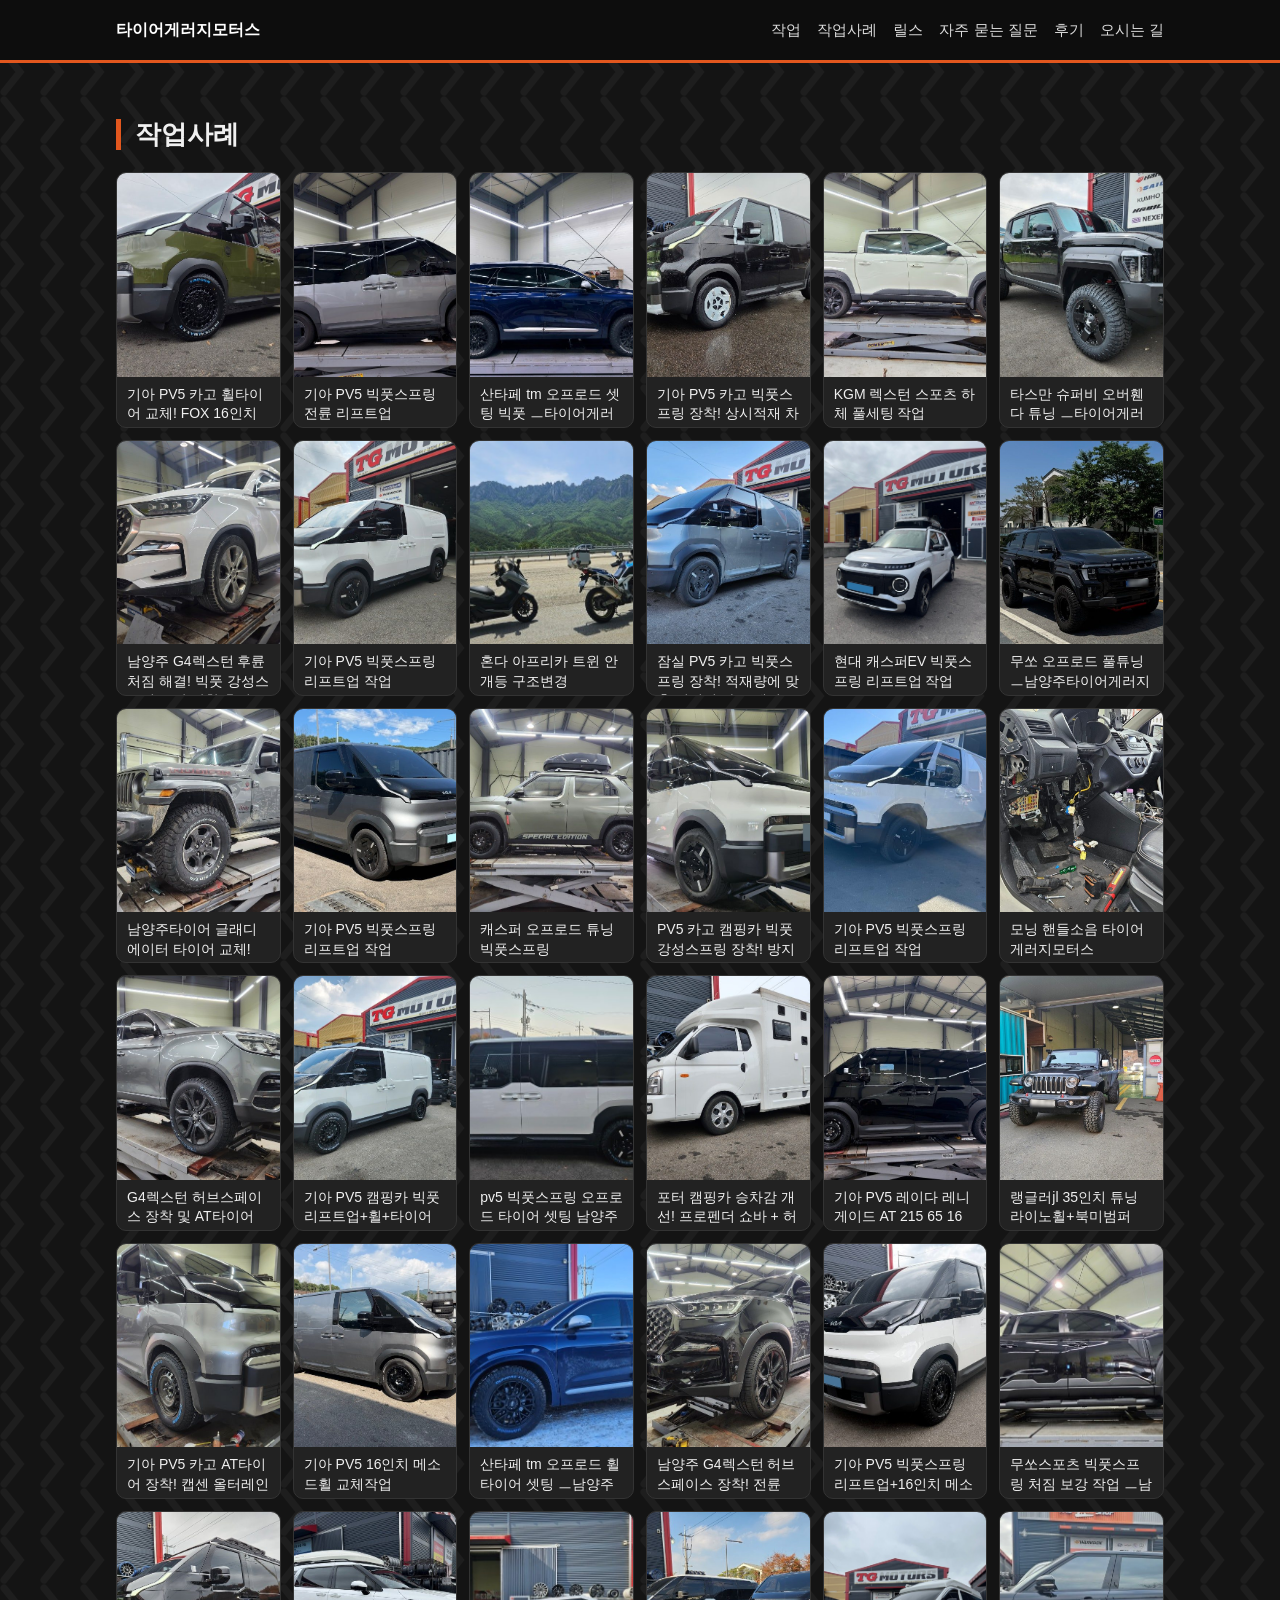
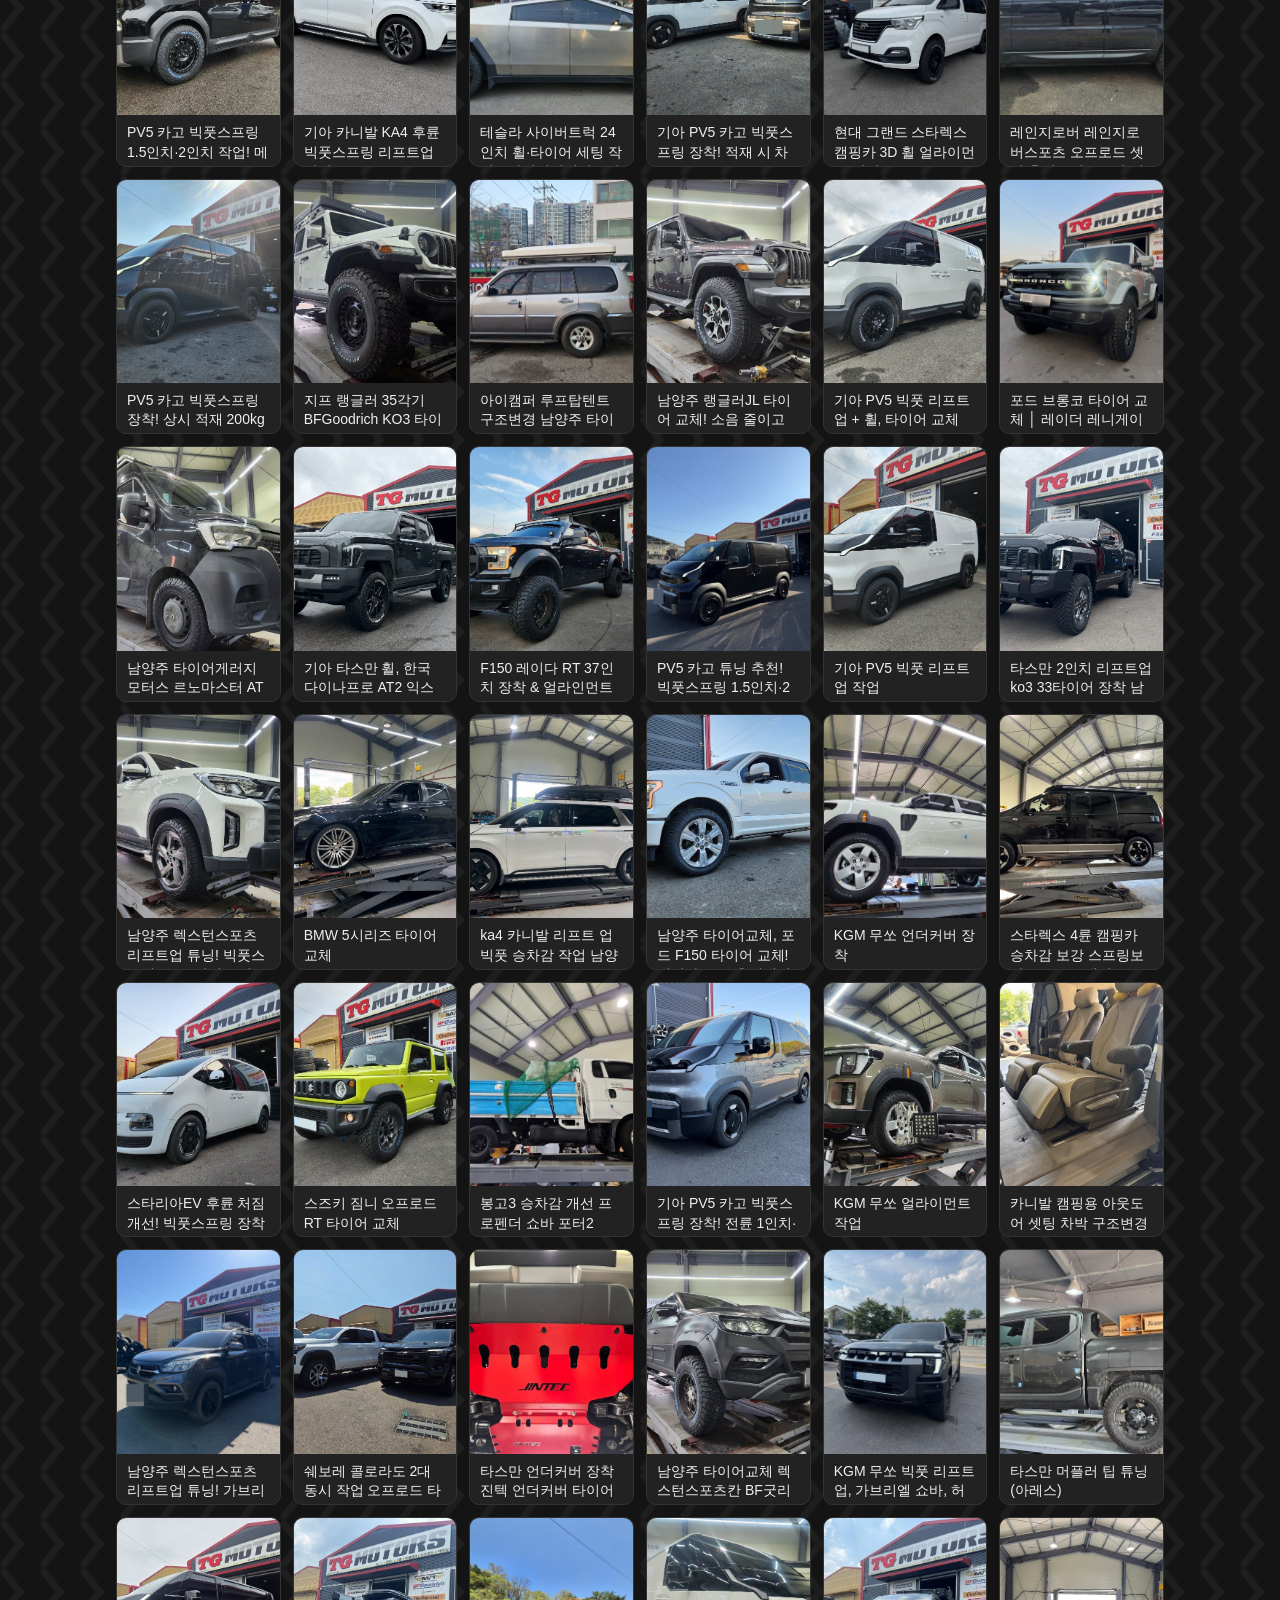
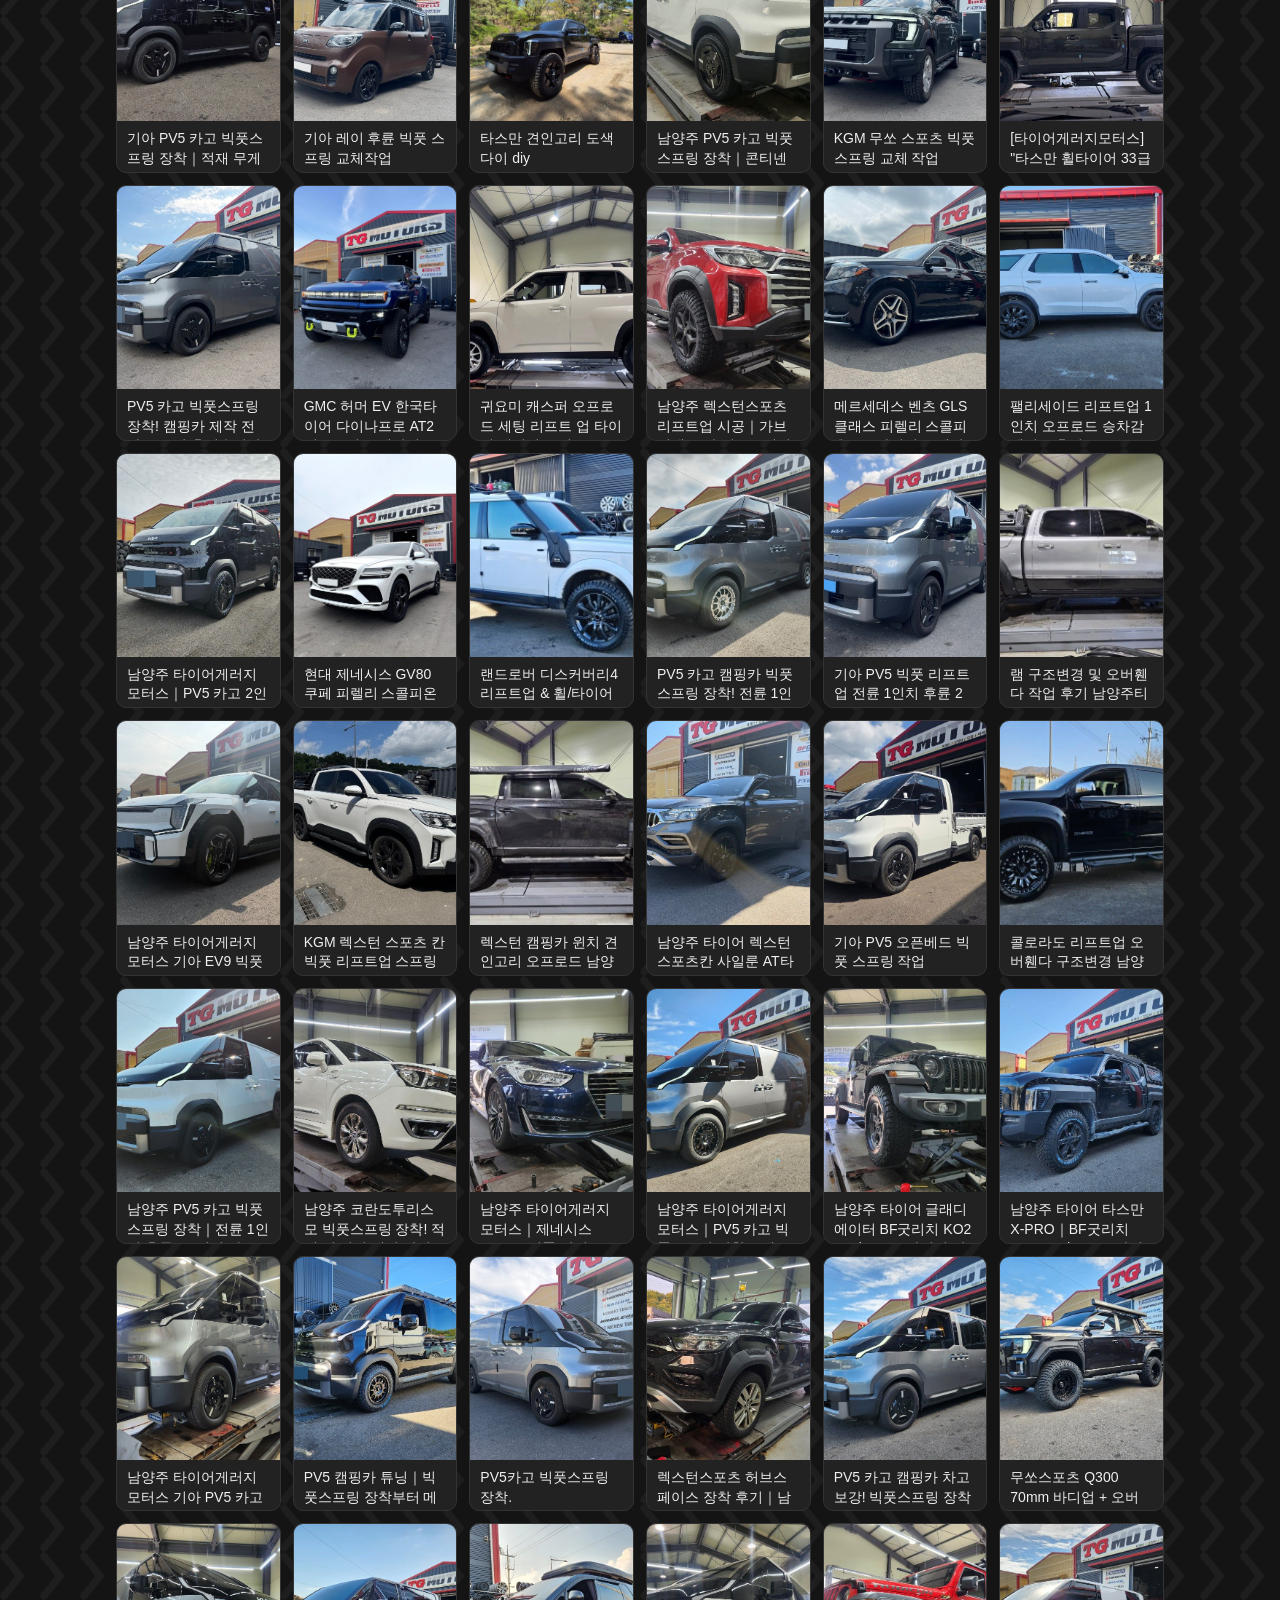
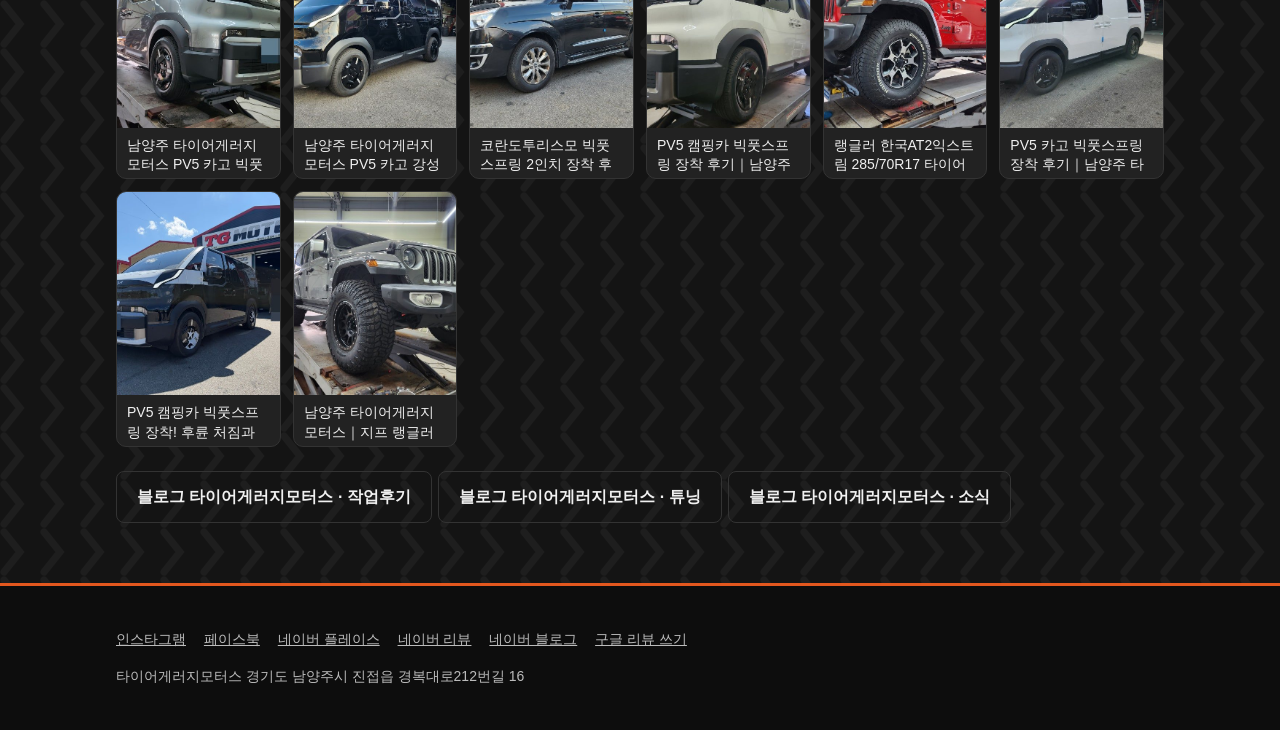
<file: posts/index.html>
<!doctype html>
<html lang="ko"><head>
<meta charset="utf-8"><meta name="viewport" content="width=device-width,initial-scale=1">
<title>작업사례 | 타이어게러지모터스</title>
<meta name="description" content="타이어게러지모터스 타이어 교체·정비·오프로드 튜닝 작업사례 모음">
<meta name="keywords" content="남양주타이어, 구리타이어, 다산타이어, 별내타이어, 수입차타이어, 랭글러튜닝, 오프로드타이어, 리프트업, 오버휀다, 타이어교체, 휠얼라인먼트, 남양주튜닝, 오프로드튜닝, 튜닝정비, 타이어게러지모터스2011">
<link rel="canonical" href="https://tiregaragemotors2011.com/posts/index.html">
<meta property="og:type" content="website"><meta property="og:title" content="작업사례 | 타이어게러지모터스">
<meta property="og:description" content="타이어게러지모터스 타이어 교체·정비·오프로드 튜닝 작업사례 모음"><meta property="og:image" content="https://tiregaragemotors2011.com/og.jpg">
<meta property="og:locale" content="ko_KR">
<link rel="alternate" type="application/rss+xml" title="타이어게러지모터스" href="../rss.xml">
<script type="application/ld+json">[{"@context": "https://schema.org", "@type": ["TireShop", "AutoRepair"], "name": "타이어게러지모터스", "alternateName": "Tire Garage Motors", "description": "타이어게러지모터스는 2011년부터 15년간 튜닝과 정비 한 길만 걸어온 남양주 진접의 튜닝·정비 전문업체입니다. 온로드와 오프로드를 가리지 않고 수많은 차량을 직접 세팅해 온 경험으로, 차량 용도와 주행 스타일에 맞는 타이어와 하체 세팅을 제안해 드립니다. 국내외 주요 브랜드 타이어 재고를 넉넉히 보유해 대부분 당일 장착이 가능합니다.", "sameAs": ["https://www.instagram.com/tiregaragemotors/", "https://www.facebook.com/profile.php?id=100068261047558", "https://m.place.naver.com/place/1485920143/home", "https://blog.naver.com/tg_shop", "https://blog.naver.com/tiregarage", "https://blog.naver.com/wowlee1216"], "areaServed": ["남양주", "구리", "의정부", "다산", "별내", "진접", "서울 동북부"], "url": "https://tiregaragemotors2011.com", "image": "https://tiregaragemotors2011.com/og.jpg", "telephone": "010-8673-1612", "address": {"@type": "PostalAddress", "streetAddress": "경기도 남양주시 진접읍 경복대로212번길 16", "addressLocality": "남양주시", "addressRegion": "경기도", "postalCode": "", "addressCountry": "KR"}, "geo": {"@type": "GeoCoordinates", "latitude": "37.7165941", "longitude": "127.2050751"}, "foundingDate": "2011"}]</script>
<style>
:root{--bg:#141414;--bg2:#1b1b1b;--card:#222;--ink:#f0f0f0;--muted:#a9a9a9;--line:#333;--accent:#e2571e;--dark:#0d0d0d}
*{box-sizing:border-box}body{margin:0;background:var(--bg) url("data:image/svg+xml,%3Csvg xmlns='http://www.w3.org/2000/svg' width='80' height='48' viewBox='0 0 80 48'%3E%3Cg fill='none' stroke='%23ffffff' stroke-opacity='.045' stroke-width='7' stroke-linecap='round'%3E%3Cpath d='M4 4 L20 24 L4 44'/%3E%3Cpath d='M44 4 L60 24 L44 44'/%3E%3C/g%3E%3C/svg%3E");color:var(--ink);font-family:"Pretendard","Apple SD Gothic Neo","Malgun Gothic",sans-serif;line-height:1.65}
a{color:inherit}img{max-width:100%;display:block}
.wrap{max-width:1080px;margin:0 auto;padding:0 16px}
header.top{background:var(--dark);color:#fff}
header.top .wrap{display:flex;justify-content:space-between;align-items:center;height:60px}
header.top a{text-decoration:none;font-weight:700}
header.top nav a{font-weight:500;margin-left:16px;opacity:.85;font-size:15px}
@media(max-width:600px){header.top .wrap{flex-direction:column;align-items:flex-start;justify-content:center;height:auto;padding-top:10px;padding-bottom:8px}header.top nav a{margin:0 12px 0 0;font-size:14px}}
.hero{background:var(--dark) center/cover no-repeat;color:#fff;padding:96px 0 104px;text-shadow:0 2px 8px #000a}
.hero h1{font-size:clamp(28px,6vw,44px);margin:0 0 10px;line-height:1.25}
.hero p{margin:0 0 24px;opacity:.85;font-size:17px}
.btn{display:inline-block;padding:12px 20px;border-radius:8px;background:var(--accent);color:#fff;text-decoration:none;font-weight:700;margin:4px 6px 4px 0}
.btn.ghost{background:transparent;border:1px solid #fff6}
.calls{margin:16px 0 4px}
section{padding:56px 0}section:nth-of-type(even){background:linear-gradient(#1b1b1bee,#1b1b1bee)}
h2{font-size:26px;margin:0 0 22px;padding-left:14px;border-left:5px solid var(--accent);line-height:1.2}
header.top{border-bottom:3px solid var(--accent)}
.grid{display:grid;gap:16px;grid-template-columns:repeat(auto-fill,minmax(240px,1fr))}
.card{background:var(--card);border:1px solid var(--line);border-top:3px solid var(--accent);border-radius:12px;padding:20px}
.card h3{margin:0 0 6px;font-size:18px}.card p{margin:0;color:var(--muted)}
.posts{display:grid;gap:12px;grid-template-columns:repeat(auto-fill,minmax(160px,1fr))}
.posts a{display:block;background:var(--card);border:1px solid var(--line);border-radius:10px;overflow:hidden;text-decoration:none;transition:transform .15s,border-color .15s}
.posts a:hover{transform:translateY(-3px);border-color:var(--accent)}
.posts img{aspect-ratio:4/5;object-fit:cover;width:100%}
.posts span{display:block;padding:8px 10px;font-size:14px;line-height:1.4;height:3.6em;overflow:hidden}
.info dt{font-weight:700;margin-top:12px}.info dd{margin:2px 0 0}
.map{width:100%;height:320px;border:0;border-radius:12px}
footer{background:var(--dark);border-top:3px solid var(--accent);color:#bbb;padding:28px 0;font-size:14px}footer a{margin-right:14px}
article{background:var(--card);border:1px solid var(--line);border-radius:12px;padding:20px;margin:24px 0}
article img{border-radius:8px;margin:0 auto 16px}
article .body{white-space:pre-line}.tags{color:var(--muted);font-size:14px}
.muted{color:var(--muted)}
.blog a{display:block;text-decoration:none}.blog a:hover .card{border-color:var(--accent)}
.blog small{color:var(--accent);font-weight:700}.blog h3{font-size:16px;line-height:1.45}
.blog p{font-size:14px;margin-top:6px;display:-webkit-box;-webkit-line-clamp:3;-webkit-box-orient:vertical;overflow:hidden}
.ig{max-width:935px;margin:0 auto}
.ig-head{display:flex;align-items:center;gap:16px;margin-bottom:16px}
.ig-av{flex:none;width:68px;height:68px;border-radius:50%;padding:3px;background:linear-gradient(45deg,#f9ce34,#ee2a7b,#6228d7)}
.ig-av span{display:flex;align-items:center;justify-content:center;width:100%;height:100%;border-radius:50%;background:var(--dark);border:3px solid var(--bg);font-weight:800;font-size:20px;color:#fff}
.ig-name{font-weight:700;font-size:17px}.ig-sub{color:var(--muted);font-size:14px}
.ig-follow{margin-left:auto;background:#0095f6;color:#fff;text-decoration:none;font-weight:700;font-size:14px;padding:8px 18px;border-radius:8px;white-space:nowrap}
.ig-tab{border-top:1px solid var(--line);text-align:center;font-size:13px;font-weight:700;letter-spacing:1px;padding:12px 0 10px}
.reels{display:grid;grid-template-columns:repeat(3,1fr);gap:3px}
@media(min-width:700px){.reels{grid-template-columns:repeat(4,1fr)}}
.reels a{position:relative;display:block;aspect-ratio:9/16;background:#000;overflow:hidden}
.reels img{width:100%;height:100%;object-fit:cover;transition:opacity .15s}.reels a:hover img{opacity:.8}
.reels span{position:absolute;left:8px;bottom:6px;color:#fff;font-size:14px;font-weight:700;text-shadow:0 1px 4px #000}
.reel-modal{position:fixed;inset:0;background:#000d;display:none;align-items:center;justify-content:center;z-index:50;flex-direction:column;gap:10px}
.reel-modal.on{display:flex}.reel-modal iframe{width:min(400px,94vw);height:min(720px,80vh);border:0;border-radius:12px;background:#fff}
.reel-modal button{position:absolute;top:10px;right:14px;background:none;border:0;color:#fff;font-size:36px;cursor:pointer}
.reel-modal a{color:#fff;font-size:14px}
.reels.full{grid-template-columns:repeat(2,1fr);gap:18px 12px}
@media(min-width:700px){.reels.full{grid-template-columns:repeat(4,1fr)}}
.reels .rc h3{font-size:15px;line-height:1.4;margin:8px 0 4px}
.reels .rc p{font-size:13px;line-height:1.5;color:var(--muted);margin:0;display:-webkit-box;-webkit-line-clamp:3;-webkit-box-orient:vertical;overflow:hidden}
.reels .rc time{font-size:12px;color:var(--muted)}
.guide-list a{display:block;text-decoration:none}.guide-list a:hover .card{border-color:var(--accent)}
.answer{background:var(--card);border-left:5px solid var(--accent);border-radius:8px;padding:16px 18px;font-size:17px}
.guide h2{font-size:21px;margin-top:34px}.guide li{margin:6px 0}.guide .faq dt{font-weight:700;margin-top:16px}.guide .faq dd{margin:4px 0 0}
.navbtns{margin-top:20px}.navbtns .btn{background:#03c75a}.navbtns .btn.google{background:#1a73e8}.navbtns .btn.line{background:transparent;color:var(--ink);border:1px solid var(--line)}
</style>
</head><body>
<header class="top"><div class="wrap"><a href="../index.html">타이어게러지모터스</a>
<nav><a href="../index.html#services">작업</a><a href="../posts/index.html">작업사례</a><a href="../reels/index.html">릴스</a><a href="../guide/index.html">자주 묻는 질문</a><a href="../index.html#reviews">후기</a><a href="../index.html#contact">오시는 길</a></nav></div></header>
<div class="wrap"><section><h2>작업사례</h2><div class="posts"><a href="https://blog.naver.com/tg_shop/224493309541" target="_blank" rel="noopener"><img src="../images/blog_224493309541.jpg" alt="기아 PV5 카고 휠타이어 교체! FOX 16인치 휠 + 캡센 AT 215 70 16 장착 후기 (남양주 타이어게러지모터스)" loading="lazy"><span>기아 PV5 카고 휠타이어 교체! FOX 16인치 휠 + 캡센 AT 215 70 16 장착 후기 (남양주 타이어게러지모터스)</span></a><a href="https://blog.naver.com/wowlee1216/224413539103" target="_blank" rel="noopener"><img src="../images/blog_224413539103.jpg" alt="기아 PV5 빅풋스프링 전륜 리프트업" loading="lazy"><span>기아 PV5 빅풋스프링 전륜 리프트업</span></a><a href="https://blog.naver.com/tiregarage/224324351586" target="_blank" rel="noopener"><img src="../images/blog_224324351586.jpg" alt="산타페 tm 오프로드 셋팅 빅풋 ㅡ타이어게러지모터스" loading="lazy"><span>산타페 tm 오프로드 셋팅 빅풋 ㅡ타이어게러지모터스</span></a><a href="https://blog.naver.com/tg_shop/224491828330" target="_blank" rel="noopener"><img src="../images/blog_224491828330.jpg" alt="기아 PV5 카고 빅풋스프링 장착! 상시적재 차량 보강 작업｜남양주 타이어게러지모터스" loading="lazy"><span>기아 PV5 카고 빅풋스프링 장착! 상시적재 차량 보강 작업｜남양주 타이어게러지모터스</span></a><a href="https://blog.naver.com/wowlee1216/224413522799" target="_blank" rel="noopener"><img src="../images/blog_224413522799.jpg" alt="KGM 렉스턴 스포츠 하체 풀세팅 작업" loading="lazy"><span>KGM 렉스턴 스포츠 하체 풀세팅 작업</span></a><a href="https://blog.naver.com/tiregarage/224303916320" target="_blank" rel="noopener"><img src="../images/blog_224303916320.jpg" alt="타스만 슈퍼비 오버휀다 튜닝 ㅡ타이어게러지모터스" loading="lazy"><span>타스만 슈퍼비 오버휀다 튜닝 ㅡ타이어게러지모터스</span></a><a href="https://blog.naver.com/tg_shop/224491385945" target="_blank" rel="noopener"><img src="../images/blog_224491385945.jpg" alt="남양주 G4렉스턴 후륜 처짐 해결! 빅풋 강성스프링 보강 장착 후기" loading="lazy"><span>남양주 G4렉스턴 후륜 처짐 해결! 빅풋 강성스프링 보강 장착 후기</span></a><a href="https://blog.naver.com/wowlee1216/224413500190" target="_blank" rel="noopener"><img src="../images/blog_224413500190.jpg" alt="기아 PV5 빅풋스프링 리프트업 작업" loading="lazy"><span>기아 PV5 빅풋스프링 리프트업 작업</span></a><a href="https://blog.naver.com/tiregarage/224298144781" target="_blank" rel="noopener"><img src="../images/blog_224298144781.jpg" alt="혼다 아프리카 트윈 안개등 구조변경" loading="lazy"><span>혼다 아프리카 트윈 안개등 구조변경</span></a><a href="https://blog.naver.com/tg_shop/224490286723" target="_blank" rel="noopener"><img src="../images/blog_224490286723.jpg" alt="잠실 PV5 카고 빅풋스프링 장착! 적재량에 맞춘 최적의 차고 세팅" loading="lazy"><span>잠실 PV5 카고 빅풋스프링 장착! 적재량에 맞춘 최적의 차고 세팅</span></a><a href="https://blog.naver.com/wowlee1216/224413478955" target="_blank" rel="noopener"><img src="../images/blog_224413478955.jpg" alt="현대 캐스퍼EV 빅풋스프링 리프트업 작업" loading="lazy"><span>현대 캐스퍼EV 빅풋스프링 리프트업 작업</span></a><a href="https://blog.naver.com/tiregarage/224297983283" target="_blank" rel="noopener"><img src="../images/blog_224297983283.jpg" alt="무쏘 오프로드 풀튜닝 ㅡ남양주타이어게러지모터스" loading="lazy"><span>무쏘 오프로드 풀튜닝 ㅡ남양주타이어게러지모터스</span></a><a href="https://blog.naver.com/tg_shop/224490153617" target="_blank" rel="noopener"><img src="../images/blog_224490153617.jpg" alt="남양주타이어 글래디에이터 타이어 교체! BF굿리치 KO3 장착 및 3D얼라이먼트 작업" loading="lazy"><span>남양주타이어 글래디에이터 타이어 교체! BF굿리치 KO3 장착 및 3D얼라이먼트 작업</span></a><a href="https://blog.naver.com/wowlee1216/224412285038" target="_blank" rel="noopener"><img src="../images/blog_224412285038.jpg" alt="기아 PV5 빅풋스프링 리프트업 작업" loading="lazy"><span>기아 PV5 빅풋스프링 리프트업 작업</span></a><a href="https://blog.naver.com/tiregarage/224206396053" target="_blank" rel="noopener"><img src="../images/blog_224206396053.jpg" alt="캐스퍼 오프로드 튜닝 빅풋스프링" loading="lazy"><span>캐스퍼 오프로드 튜닝 빅풋스프링</span></a><a href="https://blog.naver.com/tg_shop/224488037874" target="_blank" rel="noopener"><img src="../images/blog_224488037874.jpg" alt="PV5 카고 캠핑카 빅풋 강성스프링 장착! 방지턱 꿀렁거림과 적재 하중 개선" loading="lazy"><span>PV5 카고 캠핑카 빅풋 강성스프링 장착! 방지턱 꿀렁거림과 적재 하중 개선</span></a><a href="https://blog.naver.com/wowlee1216/224412262897" target="_blank" rel="noopener"><img src="../images/blog_224412262897.jpg" alt="기아 PV5 빅풋스프링 리프트업 작업" loading="lazy"><span>기아 PV5 빅풋스프링 리프트업 작업</span></a><a href="https://blog.naver.com/tiregarage/224204033549" target="_blank" rel="noopener"><img src="../images/blog_224204033549.jpg" alt="모닝 핸들소음 타이어게러지모터스" loading="lazy"><span>모닝 핸들소음 타이어게러지모터스</span></a><a href="https://blog.naver.com/tg_shop/224484744468" target="_blank" rel="noopener"><img src="../images/blog_224484744468.jpg" alt="G4렉스턴 허브스페이스 장착 및 AT타이어 교체! 전륜 20mm 후륜 25mm 세팅｜남양주 타이어게러지모터스" loading="lazy"><span>G4렉스턴 허브스페이스 장착 및 AT타이어 교체! 전륜 20mm 후륜 25mm 세팅｜남양주 타이어게러지모터스</span></a><a href="https://blog.naver.com/wowlee1216/224412232668" target="_blank" rel="noopener"><img src="../images/blog_224412232668.jpg" alt="기아 PV5 캠핑카 빅풋 리프트업+휠+타이어 교체작업" loading="lazy"><span>기아 PV5 캠핑카 빅풋 리프트업+휠+타이어 교체작업</span></a><a href="https://blog.naver.com/tiregarage/224201344951" target="_blank" rel="noopener"><img src="../images/blog_224201344951.jpg" alt="pv5 빅풋스프링 오프로드 타이어 셋팅 남양주타이어게러지모터스" loading="lazy"><span>pv5 빅풋스프링 오프로드 타이어 셋팅 남양주타이어게러지모터스</span></a><a href="https://blog.naver.com/tg_shop/224484404119" target="_blank" rel="noopener"><img src="../images/blog_224484404119.jpg" alt="포터 캠핑카 승차감 개선! 프로펜더 쇼바 + 허브스페이스 + 온프스프링 장착｜남양주 타이어게러지모터스" loading="lazy"><span>포터 캠핑카 승차감 개선! 프로펜더 쇼바 + 허브스페이스 + 온프스프링 장착｜남양주 타이어게러지모터스</span></a><a href="https://blog.naver.com/wowlee1216/224412201410" target="_blank" rel="noopener"><img src="../images/blog_224412201410.jpg" alt="기아 PV5 레이다 레니게이드 AT 215 65 16 타이어 교체작업" loading="lazy"><span>기아 PV5 레이다 레니게이드 AT 215 65 16 타이어 교체작업</span></a><a href="https://blog.naver.com/tiregarage/224180260720" target="_blank" rel="noopener"><img src="../images/blog_224180260720.jpg" alt="랭글러jl 35인치 튜닝 라이노휠+북미범퍼 +스노클+전동사이드스텝 ㅡ남양주타이어게러지모터스" loading="lazy"><span>랭글러jl 35인치 튜닝 라이노휠+북미범퍼 +스노클+전동사이드스텝 ㅡ남양주타이어게러지모터스</span></a><a href="https://blog.naver.com/tg_shop/224483416545" target="_blank" rel="noopener"><img src="../images/blog_224483416545.jpg" alt="기아 PV5 카고 AT타이어 장착! 캡센 올터레인 215/70R16 남양주 타이어게러지모터스" loading="lazy"><span>기아 PV5 카고 AT타이어 장착! 캡센 올터레인 215/70R16 남양주 타이어게러지모터스</span></a><a href="https://blog.naver.com/wowlee1216/224410931807" target="_blank" rel="noopener"><img src="../images/blog_224410931807.jpg" alt="기아 PV5 16인치 메소드휠 교체작업" loading="lazy"><span>기아 PV5 16인치 메소드휠 교체작업</span></a><a href="https://blog.naver.com/tiregarage/224177137548" target="_blank" rel="noopener"><img src="../images/blog_224177137548.jpg" alt="산타페 tm 오프로드 휠타이어 셋팅 ㅡ남양주타이어게러지모터스" loading="lazy"><span>산타페 tm 오프로드 휠타이어 셋팅 ㅡ남양주타이어게러지모터스</span></a><a href="https://blog.naver.com/tg_shop/224480704723" target="_blank" rel="noopener"><img src="../images/blog_224480704723.jpg" alt="남양주 G4렉스턴 허브스페이스 장착! 전륜 20mm 후륜 25mm 휀다라인 맞춤 세팅" loading="lazy"><span>남양주 G4렉스턴 허브스페이스 장착! 전륜 20mm 후륜 25mm 휀다라인 맞춤 세팅</span></a><a href="https://blog.naver.com/wowlee1216/224408201177" target="_blank" rel="noopener"><img src="../images/blog_224408201177.jpg" alt="기아 PV5 빅풋스프링 리프트업+16인치 메소드 휠+ 한국 AT2 익스트림 타이어 교체" loading="lazy"><span>기아 PV5 빅풋스프링 리프트업+16인치 메소드 휠+ 한국 AT2 익스트림 타이어 교체</span></a><a href="https://blog.naver.com/tiregarage/224172418991" target="_blank" rel="noopener"><img src="../images/blog_224172418991.jpg" alt="무쏘스포츠 빅풋스프링 처짐 보강 작업 ㅡ남양주타이어게러지모터스" loading="lazy"><span>무쏘스포츠 빅풋스프링 처짐 보강 작업 ㅡ남양주타이어게러지모터스</span></a><a href="https://blog.naver.com/tg_shop/224479197012" target="_blank" rel="noopener"><img src="../images/blog_224479197012.jpg" alt="PV5 카고 빅풋스프링 1.5인치·2인치 작업! 메소드 블랙 휠 &amp; 한국타이어 AT2 익스트림 장착｜남양주 타이어게러지모터스" loading="lazy"><span>PV5 카고 빅풋스프링 1.5인치·2인치 작업! 메소드 블랙 휠 &amp; 한국타이어 AT2 익스트림 장착｜남양주 타이어게러지모터스</span></a><a href="https://blog.naver.com/wowlee1216/224408134016" target="_blank" rel="noopener"><img src="../images/blog_224408134016.jpg" alt="기아 카니발 KA4 후륜 빅풋스프링 리프트업 작업" loading="lazy"><span>기아 카니발 KA4 후륜 빅풋스프링 리프트업 작업</span></a><a href="https://blog.naver.com/tiregarage/224146318008" target="_blank" rel="noopener"><img src="../images/blog_224146318008.jpg" alt="테슬라 사이버트럭 24인치 휠·타이어 세팅 작업ㅡ타이어게러지모터스" loading="lazy"><span>테슬라 사이버트럭 24인치 휠·타이어 세팅 작업ㅡ타이어게러지모터스</span></a><a href="https://blog.naver.com/tg_shop/224475786610" target="_blank" rel="noopener"><img src="../images/blog_224475786610.jpg" alt="기아 PV5 카고 빅풋스프링 장착! 적재 시 차고 처짐 및 하부 긁힘 개선" loading="lazy"><span>기아 PV5 카고 빅풋스프링 장착! 적재 시 차고 처짐 및 하부 긁힘 개선</span></a><a href="https://blog.naver.com/wowlee1216/224408126129" target="_blank" rel="noopener"><img src="../images/blog_224408126129.jpg" alt="현대 그랜드 스타렉스 캠핑카 3D 휠 얼라이먼트 작업" loading="lazy"><span>현대 그랜드 스타렉스 캠핑카 3D 휠 얼라이먼트 작업</span></a><a href="https://blog.naver.com/tiregarage/224146262026" target="_blank" rel="noopener"><img src="../images/blog_224146262026.jpg" alt="레인지로버 레인지로버스포츠 오프로드 셋팅 후기ㅡ리프트업 레벨링 남양주 타이어게러지모터스" loading="lazy"><span>레인지로버 레인지로버스포츠 오프로드 셋팅 후기ㅡ리프트업 레벨링 남양주 타이어게러지모터스</span></a><a href="https://blog.naver.com/tg_shop/224471811381" target="_blank" rel="noopener"><img src="../images/blog_224471811381.jpg" alt="PV5 카고 빅풋스프링 장착! 상시 적재 200kg 후륜 처짐 개선 및 차고 높이기" loading="lazy"><span>PV5 카고 빅풋스프링 장착! 상시 적재 200kg 후륜 처짐 개선 및 차고 높이기</span></a><a href="https://blog.naver.com/wowlee1216/224408107647" target="_blank" rel="noopener"><img src="../images/blog_224408107647.jpg" alt="지프 랭글러 35각기 BFGoodrich KO3 타이어 교체" loading="lazy"><span>지프 랭글러 35각기 BFGoodrich KO3 타이어 교체</span></a><a href="https://blog.naver.com/tiregarage/224139137207" target="_blank" rel="noopener"><img src="../images/blog_224139137207.jpg" alt="아이캠퍼 루프탑텐트 구조변경 남양주 타이어게러지모터스" loading="lazy"><span>아이캠퍼 루프탑텐트 구조변경 남양주 타이어게러지모터스</span></a><a href="https://blog.naver.com/tg_shop/224471705397" target="_blank" rel="noopener"><img src="../images/blog_224471705397.jpg" alt="남양주 랭글러JL 타이어 교체! 소음 줄이고 승차감 높이는 한국타이어 AT2 익스트림 장착" loading="lazy"><span>남양주 랭글러JL 타이어 교체! 소음 줄이고 승차감 높이는 한국타이어 AT2 익스트림 장착</span></a><a href="https://blog.naver.com/wowlee1216/224408097900" target="_blank" rel="noopener"><img src="../images/blog_224408097900.jpg" alt="기아 PV5 빅풋 리프트업 + 휠, 타이어 교체 작업" loading="lazy"><span>기아 PV5 빅풋 리프트업 + 휠, 타이어 교체 작업</span></a><a href="https://blog.naver.com/tiregarage/224026810377" target="_blank" rel="noopener"><img src="../images/blog_224026810377.jpg" alt="포드 브롱코 타이어 교체 │ 레이더 레니게이드 R/T+ 오프로더 감성 업그레이드-타이어게러지모터스 남양주" loading="lazy"><span>포드 브롱코 타이어 교체 │ 레이더 레니게이드 R/T+ 오프로더 감성 업그레이드-타이어게러지모터스 남양주</span></a><a href="https://blog.naver.com/tg_shop/224470523874" target="_blank" rel="noopener"><img src="../images/blog_224470523874.jpg" alt="남양주 타이어게러지모터스 르노마스터 AT타이어 교체! 사일룬 테라맥스 AT2 10P 장착 후기" loading="lazy"><span>남양주 타이어게러지모터스 르노마스터 AT타이어 교체! 사일룬 테라맥스 AT2 10P 장착 후기</span></a><a href="https://blog.naver.com/wowlee1216/224408088373" target="_blank" rel="noopener"><img src="../images/blog_224408088373.jpg" alt="기아 타스만 휠, 한국 다이나프로 AT2 익스트림 타이어 교체" loading="lazy"><span>기아 타스만 휠, 한국 다이나프로 AT2 익스트림 타이어 교체</span></a><a href="https://blog.naver.com/tiregarage/223997531307" target="_blank" rel="noopener"><img src="../images/blog_223997531307.jpg" alt="F150 레이다 RT 37인치 장착 &amp; 얼라인먼트 셋팅 후기" loading="lazy"><span>F150 레이다 RT 37인치 장착 &amp; 얼라인먼트 셋팅 후기</span></a><a href="https://blog.naver.com/tg_shop/224467316840" target="_blank" rel="noopener"><img src="../images/blog_224467316840.jpg" alt="PV5 카고 튜닝 추천! 빅풋스프링 1.5인치·2인치 세팅과 메소드 블랙휠 트라이AT타이어 장착｜남양주 타이어게러지모터스" loading="lazy"><span>PV5 카고 튜닝 추천! 빅풋스프링 1.5인치·2인치 세팅과 메소드 블랙휠 트라이AT타이어 장착｜남양주 타이어게러지모터스</span></a><a href="https://blog.naver.com/wowlee1216/224408066084" target="_blank" rel="noopener"><img src="../images/blog_224408066084.jpg" alt="기아 PV5 빅풋 리프트업 작업" loading="lazy"><span>기아 PV5 빅풋 리프트업 작업</span></a><a href="https://blog.naver.com/tiregarage/223996434184" target="_blank" rel="noopener"><img src="../images/blog_223996434184.jpg" alt="타스만 2인치 리프트업 ko3 33타이어 장착 남양주 타이어게러지모터스" loading="lazy"><span>타스만 2인치 리프트업 ko3 33타이어 장착 남양주 타이어게러지모터스</span></a><a href="https://blog.naver.com/tg_shop/224466084513" target="_blank" rel="noopener"><img src="../images/blog_224466084513.jpg" alt="남양주 렉스턴스포츠 리프트업 튜닝! 빅풋스프링 1.5~2인치 + 허브스페이스 + 넥센 ATX 265/50R20 장착" loading="lazy"><span>남양주 렉스턴스포츠 리프트업 튜닝! 빅풋스프링 1.5~2인치 + 허브스페이스 + 넥센 ATX 265/50R20 장착</span></a><a href="https://blog.naver.com/wowlee1216/224407099433" target="_blank" rel="noopener"><img src="../images/blog_224407099433.jpg" alt="BMW 5시리즈 타이어 교체" loading="lazy"><span>BMW 5시리즈 타이어 교체</span></a><a href="https://blog.naver.com/tiregarage/223992384807" target="_blank" rel="noopener"><img src="../images/blog_223992384807.jpg" alt="ka4 카니발 리프트 업 빅풋 승차감 작업 남양주" loading="lazy"><span>ka4 카니발 리프트 업 빅풋 승차감 작업 남양주</span></a><a href="https://blog.naver.com/tg_shop/224464393725" target="_blank" rel="noopener"><img src="../images/blog_224464393725.jpg" alt="남양주 타이어교체, 포드 F150 타이어 교체! 레이다 AT-5 올터레인 장착 후기" loading="lazy"><span>남양주 타이어교체, 포드 F150 타이어 교체! 레이다 AT-5 올터레인 장착 후기</span></a><a href="https://blog.naver.com/wowlee1216/224406965437" target="_blank" rel="noopener"><img src="../images/blog_224406965437.jpg" alt="KGM 무쏘 언더커버 장착" loading="lazy"><span>KGM 무쏘 언더커버 장착</span></a><a href="https://blog.naver.com/tiregarage/223990968587" target="_blank" rel="noopener"><img src="../images/blog_223990968587.jpg" alt="스타렉스 4륜 캠핑카 승차감 보강 스프링보강 오프로드셋팅" loading="lazy"><span>스타렉스 4륜 캠핑카 승차감 보강 스프링보강 오프로드셋팅</span></a><a href="https://blog.naver.com/tg_shop/224462158810" target="_blank" rel="noopener"><img src="../images/blog_224462158810.jpg" alt="스타리아EV 후륜 처짐 개선! 빅풋스프링 장착으로 든든하게 보강하세요｜남양주 타이어게러지모터스" loading="lazy"><span>스타리아EV 후륜 처짐 개선! 빅풋스프링 장착으로 든든하게 보강하세요｜남양주 타이어게러지모터스</span></a><a href="https://blog.naver.com/wowlee1216/224406939658" target="_blank" rel="noopener"><img src="../images/blog_224406939658.jpg" alt="스즈키 짐니 오프로드 RT 타이어 교체" loading="lazy"><span>스즈키 짐니 오프로드 RT 타이어 교체</span></a><a href="https://blog.naver.com/tiregarage/223987917832" target="_blank" rel="noopener"><img src="../images/blog_223987917832.jpg" alt="봉고3 승차감 개선 프로펜더 쇼바 포터2" loading="lazy"><span>봉고3 승차감 개선 프로펜더 쇼바 포터2</span></a><a href="https://blog.naver.com/tg_shop/224459129868" target="_blank" rel="noopener"><img src="../images/blog_224459129868.jpg" alt="기아 PV5 카고 빅풋스프링 장착! 전륜 1인치·후륜 1.5인치 차고 보강｜남양주 타이어게러지모터스" loading="lazy"><span>기아 PV5 카고 빅풋스프링 장착! 전륜 1인치·후륜 1.5인치 차고 보강｜남양주 타이어게러지모터스</span></a><a href="https://blog.naver.com/wowlee1216/224406927987" target="_blank" rel="noopener"><img src="../images/blog_224406927987.jpg" alt="KGM 무쏘 얼라이먼트 작업" loading="lazy"><span>KGM 무쏘 얼라이먼트 작업</span></a><a href="https://blog.naver.com/tiregarage/223897241662" target="_blank" rel="noopener"><img src="../images/blog_223897241662.jpg" alt="카니발 캠핑용 아웃도어 셋팅 차박 구조변경" loading="lazy"><span>카니발 캠핑용 아웃도어 셋팅 차박 구조변경</span></a><a href="https://blog.naver.com/tg_shop/224458958293" target="_blank" rel="noopener"><img src="../images/blog_224458958293.jpg" alt="남양주 렉스턴스포츠 리프트업 튜닝! 가브리엘 쇼바 빅풋스프링 허브스페이스 언더커버 장착" loading="lazy"><span>남양주 렉스턴스포츠 리프트업 튜닝! 가브리엘 쇼바 빅풋스프링 허브스페이스 언더커버 장착</span></a><a href="https://blog.naver.com/wowlee1216/224406916608" target="_blank" rel="noopener"><img src="../images/blog_224406916608.jpg" alt="쉐보레 콜로라도 2대 동시 작업 오프로드 타이어 교체 + 허브스페이서 장착" loading="lazy"><span>쉐보레 콜로라도 2대 동시 작업 오프로드 타이어 교체 + 허브스페이서 장착</span></a><a href="https://blog.naver.com/tiregarage/223871679424" target="_blank" rel="noopener"><img src="../images/blog_223871679424.jpg" alt="타스만 언더커버 장착 진텍 언더커버 타이어게러지모터스" loading="lazy"><span>타스만 언더커버 장착 진텍 언더커버 타이어게러지모터스</span></a><a href="https://blog.naver.com/tg_shop/224456680163" target="_blank" rel="noopener"><img src="../images/blog_224456680163.jpg" alt="남양주 타이어교체 렉스턴스포츠칸 BF굿리치 KO3 275 70 18 장착 후기안녕하세요 :) 남양주 타이어게러지모터스입니다!" loading="lazy"><span>남양주 타이어교체 렉스턴스포츠칸 BF굿리치 KO3 275 70 18 장착 후기안녕하세요 :) 남양주 타이어게러지모터스입니다!</span></a><a href="https://blog.naver.com/wowlee1216/224404535303" target="_blank" rel="noopener"><img src="../images/blog_224404535303.jpg" alt="KGM 무쏘 빅풋 리프트업, 가브리엘 쇼바, 허브스페이서, 레터럴바 장착작업" loading="lazy"><span>KGM 무쏘 빅풋 리프트업, 가브리엘 쇼바, 허브스페이서, 레터럴바 장착작업</span></a><a href="https://blog.naver.com/tiregarage/223855860401" target="_blank" rel="noopener"><img src="../images/blog_223855860401.jpg" alt="타스만 머플러 팁 튜닝 (아레스)" loading="lazy"><span>타스만 머플러 팁 튜닝 (아레스)</span></a><a href="https://blog.naver.com/tg_shop/224455572242" target="_blank" rel="noopener"><img src="../images/blog_224455572242.jpg" alt="기아 PV5 카고 빅풋스프링 장착｜적재 무게에 따른 1.5인치 추천, 남양주 타이어게러지모터스" loading="lazy"><span>기아 PV5 카고 빅풋스프링 장착｜적재 무게에 따른 1.5인치 추천, 남양주 타이어게러지모터스</span></a><a href="https://blog.naver.com/wowlee1216/224404506708" target="_blank" rel="noopener"><img src="../images/blog_224404506708.jpg" alt="기아 레이 후륜 빅풋 스프링 교체작업" loading="lazy"><span>기아 레이 후륜 빅풋 스프링 교체작업</span></a><a href="https://blog.naver.com/tiregarage/223854256931" target="_blank" rel="noopener"><img src="../images/blog_223854256931.jpg" alt="타스만 견인고리 도색 다이 diy" loading="lazy"><span>타스만 견인고리 도색 다이 diy</span></a><a href="https://blog.naver.com/tg_shop/224455211976" target="_blank" rel="noopener"><img src="../images/blog_224455211976.jpg" alt="남양주 PV5 카고 빅풋스프링 장착｜콘티넨탈 밴콘택트 4시즌 타이어 교체" loading="lazy"><span>남양주 PV5 카고 빅풋스프링 장착｜콘티넨탈 밴콘택트 4시즌 타이어 교체</span></a><a href="https://blog.naver.com/wowlee1216/224404500723" target="_blank" rel="noopener"><img src="../images/blog_224404500723.jpg" alt="KGM 무쏘 스포츠 빅풋 스프링 교체 작업" loading="lazy"><span>KGM 무쏘 스포츠 빅풋 스프링 교체 작업</span></a><a href="https://blog.naver.com/tiregarage/223848694762" target="_blank" rel="noopener"><img src="../images/blog_223848694762.jpg" alt="[타이어게러지모터스] &quot;타스만 휠타이어 33급 셋팅으로 오프로드 감성 완성!&quot;" loading="lazy"><span>[타이어게러지모터스] &quot;타스만 휠타이어 33급 셋팅으로 오프로드 감성 완성!&quot;</span></a><a href="https://blog.naver.com/tg_shop/224450991084" target="_blank" rel="noopener"><img src="../images/blog_224450991084.jpg" alt="PV5 카고 빅풋스프링 장착! 캠핑카 제작 전 차고 보강 후기｜남양주 타이어게러지모터스" loading="lazy"><span>PV5 카고 빅풋스프링 장착! 캠핑카 제작 전 차고 보강 후기｜남양주 타이어게러지모터스</span></a><a href="https://blog.naver.com/wowlee1216/224404478424" target="_blank" rel="noopener"><img src="../images/blog_224404478424.jpg" alt="GMC 허머 EV 한국타이어 다이나프로 AT2 익스트림 교체작업" loading="lazy"><span>GMC 허머 EV 한국타이어 다이나프로 AT2 익스트림 교체작업</span></a><a href="https://blog.naver.com/tiregarage/223843871569" target="_blank" rel="noopener"><img src="../images/blog_223843871569.jpg" alt="귀요미 캐스퍼 오프로드 세팅 리프트 업 타이어 개러지 모터스" loading="lazy"><span>귀요미 캐스퍼 오프로드 세팅 리프트 업 타이어 개러지 모터스</span></a><a href="https://blog.naver.com/tg_shop/224449056449" target="_blank" rel="noopener"><img src="../images/blog_224449056449.jpg" alt="남양주 렉스턴스포츠 리프트업 시공｜가브리엘 쇼바·허브스페이스·RT 타이어 장착" loading="lazy"><span>남양주 렉스턴스포츠 리프트업 시공｜가브리엘 쇼바·허브스페이스·RT 타이어 장착</span></a><a href="https://blog.naver.com/wowlee1216/224309440231" target="_blank" rel="noopener"><img src="../images/blog_224309440231.jpg" alt="메르세데스 벤츠 GLS 클래스 피렐리 스콜피온 MS 타이어 교체작업" loading="lazy"><span>메르세데스 벤츠 GLS 클래스 피렐리 스콜피온 MS 타이어 교체작업</span></a><a href="https://blog.naver.com/tiregarage/223802260459" target="_blank" rel="noopener"><img src="../images/blog_223802260459.jpg" alt="팰리세이드 리프트업 1인치 오프로드 승차감 셋팅 ! -후기" loading="lazy"><span>팰리세이드 리프트업 1인치 오프로드 승차감 셋팅 ! -후기</span></a><a href="https://blog.naver.com/tg_shop/224447996795" target="_blank" rel="noopener"><img src="../images/blog_224447996795.jpg" alt="남양주 타이어게러지모터스｜PV5 카고 2인치 리프트업 &amp; 한국타이어 AT2 익스트림 장착!" loading="lazy"><span>남양주 타이어게러지모터스｜PV5 카고 2인치 리프트업 &amp; 한국타이어 AT2 익스트림 장착!</span></a><a href="https://blog.naver.com/wowlee1216/224305580977" target="_blank" rel="noopener"><img src="../images/blog_224305580977.jpg" alt="현대 제네시스 GV80 쿠페 피렐리 스콜피온 MS 타이어 교체작업" loading="lazy"><span>현대 제네시스 GV80 쿠페 피렐리 스콜피온 MS 타이어 교체작업</span></a><a href="https://blog.naver.com/tiregarage/223727672043" target="_blank" rel="noopener"><img src="../images/blog_223727672043.jpg" alt="랜드로버 디스커버리4 리프트업 &amp; 휠/타이어 교체 후기 – 1.5인치 상승과 사일룬 RT 타이어 장착" loading="lazy"><span>랜드로버 디스커버리4 리프트업 &amp; 휠/타이어 교체 후기 – 1.5인치 상승과 사일룬 RT 타이어 장착</span></a><a href="https://blog.naver.com/tg_shop/224446558774" target="_blank" rel="noopener"><img src="../images/blog_224446558774.jpg" alt="PV5 카고 캠핑카 빅풋스프링 장착! 전륜 1인치·후륜 1.5인치 세팅｜남양주 타이어게러지모터스" loading="lazy"><span>PV5 카고 캠핑카 빅풋스프링 장착! 전륜 1인치·후륜 1.5인치 세팅｜남양주 타이어게러지모터스</span></a><a href="https://blog.naver.com/wowlee1216/224305460021" target="_blank" rel="noopener"><img src="../images/blog_224305460021.jpg" alt="기아 PV5 빅풋 리프트업 전륜 1인치 후륜 2인치 작업" loading="lazy"><span>기아 PV5 빅풋 리프트업 전륜 1인치 후륜 2인치 작업</span></a><a href="https://blog.naver.com/tiregarage/223725761771" target="_blank" rel="noopener"><img src="../images/blog_223725761771.jpg" alt="램 구조변경 및 오버휀다 작업 후기 남양주티지모터스" loading="lazy"><span>램 구조변경 및 오버휀다 작업 후기 남양주티지모터스</span></a><a href="https://blog.naver.com/tg_shop/224443721478" target="_blank" rel="noopener"><img src="../images/blog_224443721478.jpg" alt="남양주 타이어게러지모터스 기아 EV9 빅풋스프링 장착 후기｜EV9 차고 높이기" loading="lazy"><span>남양주 타이어게러지모터스 기아 EV9 빅풋스프링 장착 후기｜EV9 차고 높이기</span></a><a href="https://blog.naver.com/wowlee1216/224303604189" target="_blank" rel="noopener"><img src="../images/blog_224303604189.jpg" alt="KGM 렉스턴 스포츠 칸 빅풋 리프트업 스프링 작업" loading="lazy"><span>KGM 렉스턴 스포츠 칸 빅풋 리프트업 스프링 작업</span></a><a href="https://blog.naver.com/tiregarage/223718598617" target="_blank" rel="noopener"><img src="../images/blog_223718598617.jpg" alt="렉스턴 캠핑카 윈치 견인고리 오프로드 남양주" loading="lazy"><span>렉스턴 캠핑카 윈치 견인고리 오프로드 남양주</span></a><a href="https://blog.naver.com/tg_shop/224442637820" target="_blank" rel="noopener"><img src="../images/blog_224442637820.jpg" alt="남양주 타이어 렉스턴스포츠칸 사일룬 AT타이어 265/60R18 교체 후기" loading="lazy"><span>남양주 타이어 렉스턴스포츠칸 사일룬 AT타이어 265/60R18 교체 후기</span></a><a href="https://blog.naver.com/wowlee1216/224302921773" target="_blank" rel="noopener"><img src="../images/blog_224302921773.jpg" alt="기아 PV5 오픈베드 빅풋 스프링 작업" loading="lazy"><span>기아 PV5 오픈베드 빅풋 스프링 작업</span></a><a href="https://blog.naver.com/tiregarage/223712774682" target="_blank" rel="noopener"><img src="../images/blog_223712774682.jpg" alt="콜로라도 리프트업 오버휀다 구조변경 남양주" loading="lazy"><span>콜로라도 리프트업 오버휀다 구조변경 남양주</span></a><a href="https://blog.naver.com/tg_shop/224442518875" target="_blank" rel="noopener"><img src="../images/blog_224442518875.jpg" alt="남양주 PV5 카고 빅풋 스프링 장착｜전륜 1인치·후륜 1.5인치 차고 보강" loading="lazy"><span>남양주 PV5 카고 빅풋 스프링 장착｜전륜 1인치·후륜 1.5인치 차고 보강</span></a><a href="https://blog.naver.com/tg_shop/224441612496" target="_blank" rel="noopener"><img src="../images/blog_224441612496.jpg" alt="남양주 코란도투리스모 빅풋스프링 장착! 적재 시 처짐 개선 작업" loading="lazy"><span>남양주 코란도투리스모 빅풋스프링 장착! 적재 시 처짐 개선 작업</span></a><a href="https://blog.naver.com/tg_shop/224439059756" target="_blank" rel="noopener"><img src="../images/blog_224439059756.jpg" alt="남양주 타이어게러지모터스｜제네시스 EQ900 빅풋 강성스프링 장착 후기" loading="lazy"><span>남양주 타이어게러지모터스｜제네시스 EQ900 빅풋 강성스프링 장착 후기</span></a><a href="https://blog.naver.com/tg_shop/224437015101" target="_blank" rel="noopener"><img src="../images/blog_224437015101.jpg" alt="남양주 타이어게러지모터스｜PV5 카고 빅풋스프링 장착 + 메소드 블랙 16인치 휠 튜닝" loading="lazy"><span>남양주 타이어게러지모터스｜PV5 카고 빅풋스프링 장착 + 메소드 블랙 16인치 휠 튜닝</span></a><a href="https://blog.naver.com/tg_shop/224436058537" target="_blank" rel="noopener"><img src="../images/blog_224436058537.jpg" alt="남양주 타이어 글래디에이터 BF굿리치 KO2 285/75R17 타이어 장착 후기" loading="lazy"><span>남양주 타이어 글래디에이터 BF굿리치 KO2 285/75R17 타이어 장착 후기</span></a><a href="https://blog.naver.com/tg_shop/224434930592" target="_blank" rel="noopener"><img src="../images/blog_224434930592.jpg" alt="남양주 타이어 타스만 X-PRO｜BF굿리치 KO3 265/70R17 타이어 교체" loading="lazy"><span>남양주 타이어 타스만 X-PRO｜BF굿리치 KO3 265/70R17 타이어 교체</span></a><a href="https://blog.naver.com/tg_shop/224433101994" target="_blank" rel="noopener"><img src="../images/blog_224433101994.jpg" alt="남양주 타이어게러지모터스 기아 PV5 카고 빅풋스프링 장착 후기｜적재차량 처짐 보강" loading="lazy"><span>남양주 타이어게러지모터스 기아 PV5 카고 빅풋스프링 장착 후기｜적재차량 처짐 보강</span></a><a href="https://blog.naver.com/tg_shop/224429520758" target="_blank" rel="noopener"><img src="../images/blog_224429520758.jpg" alt="PV5 캠핑카 튜닝｜빅풋스프링 장착부터 메소드 16인치 휠타이어까지" loading="lazy"><span>PV5 캠핑카 튜닝｜빅풋스프링 장착부터 메소드 16인치 휠타이어까지</span></a><a href="https://blog.naver.com/tg_shop/224428517121" target="_blank" rel="noopener"><img src="../images/blog_224428517121.jpg" alt="PV5카고 빅풋스프링 장착." loading="lazy"><span>PV5카고 빅풋스프링 장착.</span></a><a href="https://blog.naver.com/tg_shop/224427343302" target="_blank" rel="noopener"><img src="../images/blog_224427343302.jpg" alt="렉스턴스포츠 허브스페이스 장착 후기｜남양주 타이어게러지모터스" loading="lazy"><span>렉스턴스포츠 허브스페이스 장착 후기｜남양주 타이어게러지모터스</span></a><a href="https://blog.naver.com/tg_shop/224426738115" target="_blank" rel="noopener"><img src="../images/blog_224426738115.jpg" alt="PV5 카고 캠핑카 차고 보강! 빅풋스프링 장착 후기" loading="lazy"><span>PV5 카고 캠핑카 차고 보강! 빅풋스프링 장착 후기</span></a><a href="https://blog.naver.com/tg_shop/224424806905" target="_blank" rel="noopener"><img src="../images/blog_224424806905.jpg" alt="무쏘스포츠 Q300 70mm 바디업 + 오버휀다 + 휠타이어 작업" loading="lazy"><span>무쏘스포츠 Q300 70mm 바디업 + 오버휀다 + 휠타이어 작업</span></a><a href="https://blog.naver.com/tg_shop/224424730868" target="_blank" rel="noopener"><img src="../images/blog_224424730868.jpg" alt="남양주 타이어게러지모터스 PV5 카고 빅풋스프링 장착｜처짐방지·배터리 보호" loading="lazy"><span>남양주 타이어게러지모터스 PV5 카고 빅풋스프링 장착｜처짐방지·배터리 보호</span></a><a href="https://blog.naver.com/tg_shop/224421751399" target="_blank" rel="noopener"><img src="../images/blog_224421751399.jpg" alt="남양주 타이어게러지모터스 PV5 카고 강성스프링 작업 후기" loading="lazy"><span>남양주 타이어게러지모터스 PV5 카고 강성스프링 작업 후기</span></a><a href="https://blog.naver.com/tg_shop/224421652255" target="_blank" rel="noopener"><img src="../images/blog_224421652255.jpg" alt="코란도투리스모 빅풋스프링 2인치 장착 후기남양주 타이어게러지모터스" loading="lazy"><span>코란도투리스모 빅풋스프링 2인치 장착 후기남양주 타이어게러지모터스</span></a><a href="https://blog.naver.com/tg_shop/224419862700" target="_blank" rel="noopener"><img src="../images/blog_224419862700.jpg" alt="PV5 캠핑카 빅풋스프링 장착 후기｜남양주 타이어게러지모터스" loading="lazy"><span>PV5 캠핑카 빅풋스프링 장착 후기｜남양주 타이어게러지모터스</span></a><a href="https://blog.naver.com/tg_shop/224419616834" target="_blank" rel="noopener"><img src="../images/blog_224419616834.jpg" alt="랭글러 한국AT2익스트림 285/70R17 타이어장착." loading="lazy"><span>랭글러 한국AT2익스트림 285/70R17 타이어장착.</span></a><a href="https://blog.naver.com/tg_shop/224418529965" target="_blank" rel="noopener"><img src="../images/blog_224418529965.jpg" alt="PV5 카고 빅풋스프링 장착 후기｜남양주 타이어게러지모터스" loading="lazy"><span>PV5 카고 빅풋스프링 장착 후기｜남양주 타이어게러지모터스</span></a><a href="https://blog.naver.com/tg_shop/224416256905" target="_blank" rel="noopener"><img src="../images/blog_224416256905.jpg" alt="PV5 캠핑카 빅풋스프링 장착! 후륜 처짐과 낮은 차고, 남양주 타이어게러지모터스에서 해결" loading="lazy"><span>PV5 캠핑카 빅풋스프링 장착! 후륜 처짐과 낮은 차고, 남양주 타이어게러지모터스에서 해결</span></a><a href="https://blog.naver.com/tg_shop/224414637149" target="_blank" rel="noopener"><img src="../images/blog_224414637149.jpg" alt="남양주 타이어게러지모터스｜지프 랭글러 오버랜드 35인치 휠타이어 + 빅풋스프링 + 오버휀다 풀작업" loading="lazy"><span>남양주 타이어게러지모터스｜지프 랭글러 오버랜드 35인치 휠타이어 + 빅풋스프링 + 오버휀다 풀작업</span></a></div><div class="navbtns"><a class="btn line" href="https://blog.naver.com/tg_shop" target="_blank" rel="noopener">블로그 타이어게러지모터스 · 작업후기</a><a class="btn line" href="https://blog.naver.com/tiregarage" target="_blank" rel="noopener">블로그 타이어게러지모터스 · 튜닝</a><a class="btn line" href="https://blog.naver.com/wowlee1216" target="_blank" rel="noopener">블로그 타이어게러지모터스 · 소식</a></div></section></div>
<footer><div class="wrap"><p><a href="https://www.instagram.com/tiregaragemotors/" rel="noopener" target="_blank">인스타그램</a> <a href="https://www.facebook.com/profile.php?id=100068261047558" rel="noopener" target="_blank">페이스북</a> <a href="https://m.place.naver.com/place/1485920143/home" rel="noopener" target="_blank">네이버 플레이스</a> <a href="https://m.place.naver.com/place/1485920143/review/visitor" rel="noopener" target="_blank">네이버 리뷰</a> <a href="https://blog.naver.com/tg_shop" rel="noopener" target="_blank">네이버 블로그</a> <a href="https://search.google.com/local/writereview?placeid=ChIJURJwHrvJfDURxb4zpCA3Q0M" rel="noopener" target="_blank">구글 리뷰 쓰기</a></p><p>타이어게러지모터스 경기도 남양주시 진접읍 경복대로212번길 16</p></div></footer>
</body></html>
</file>
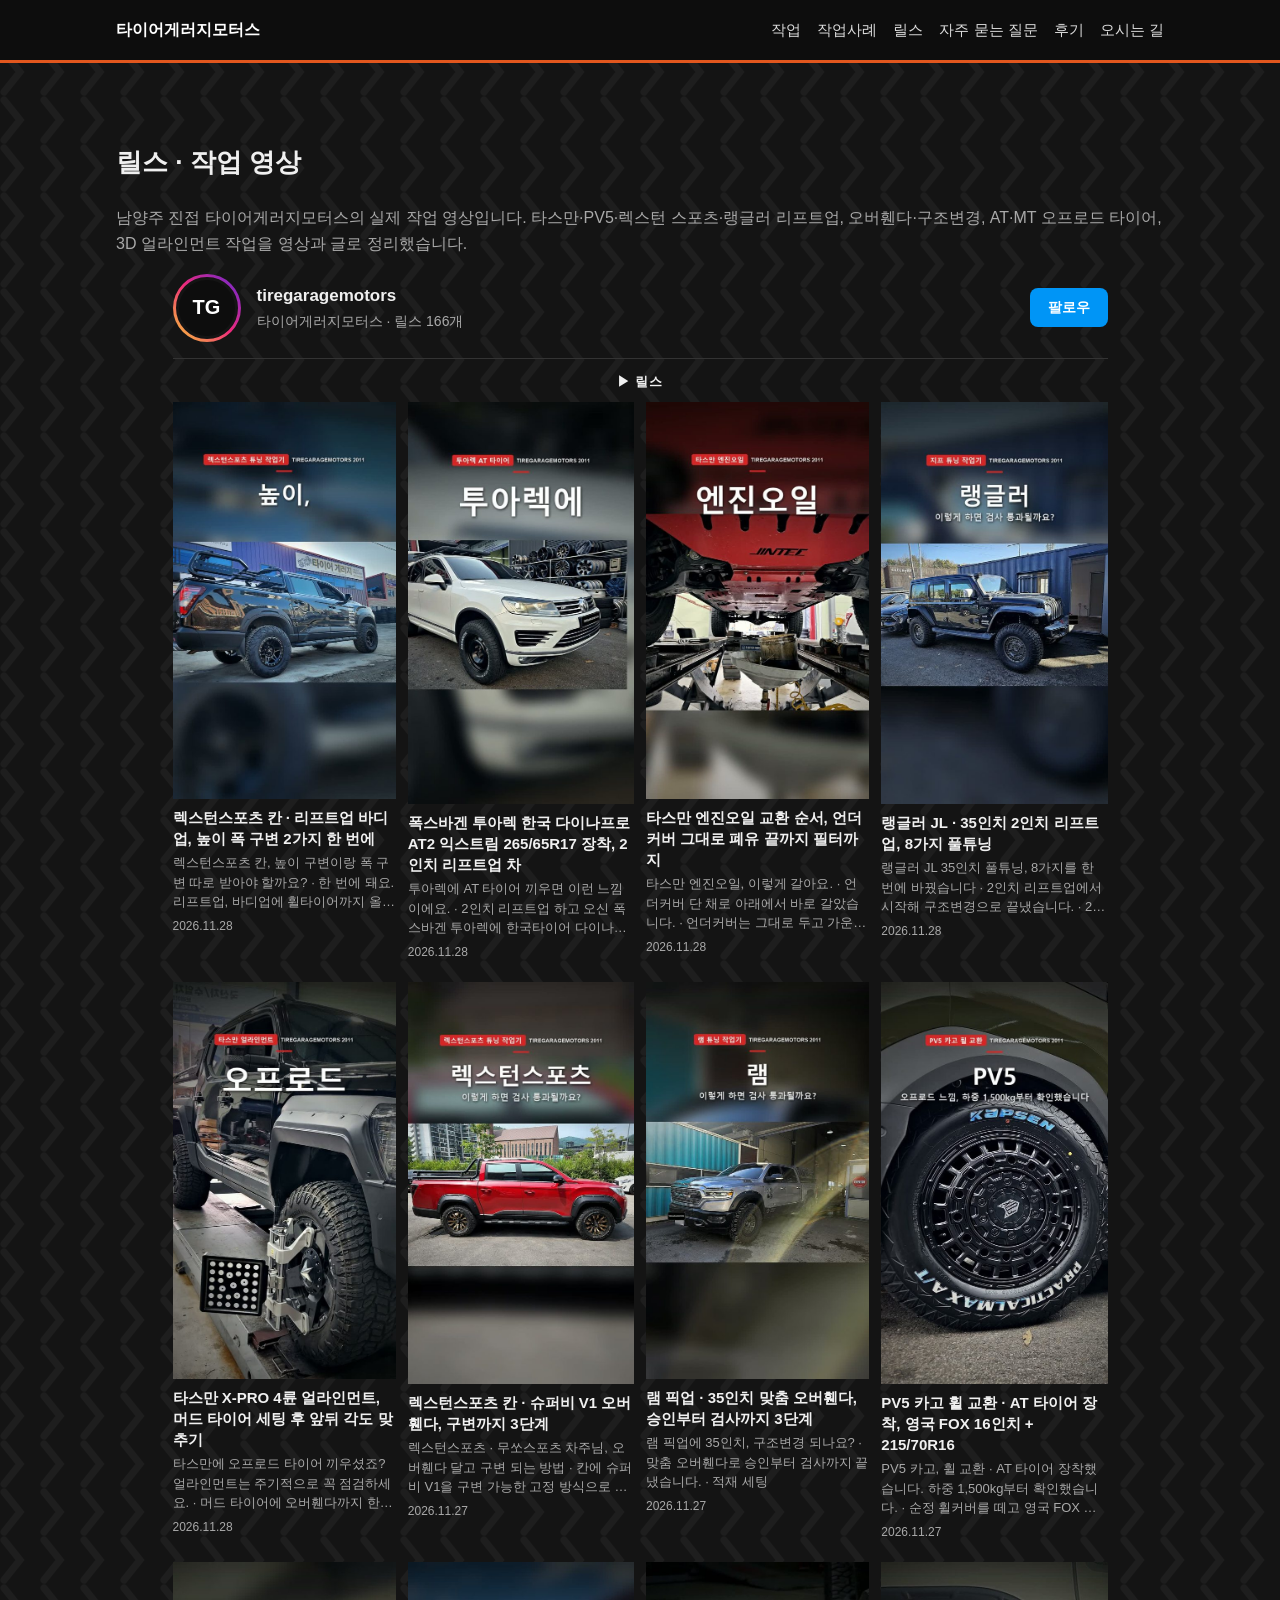
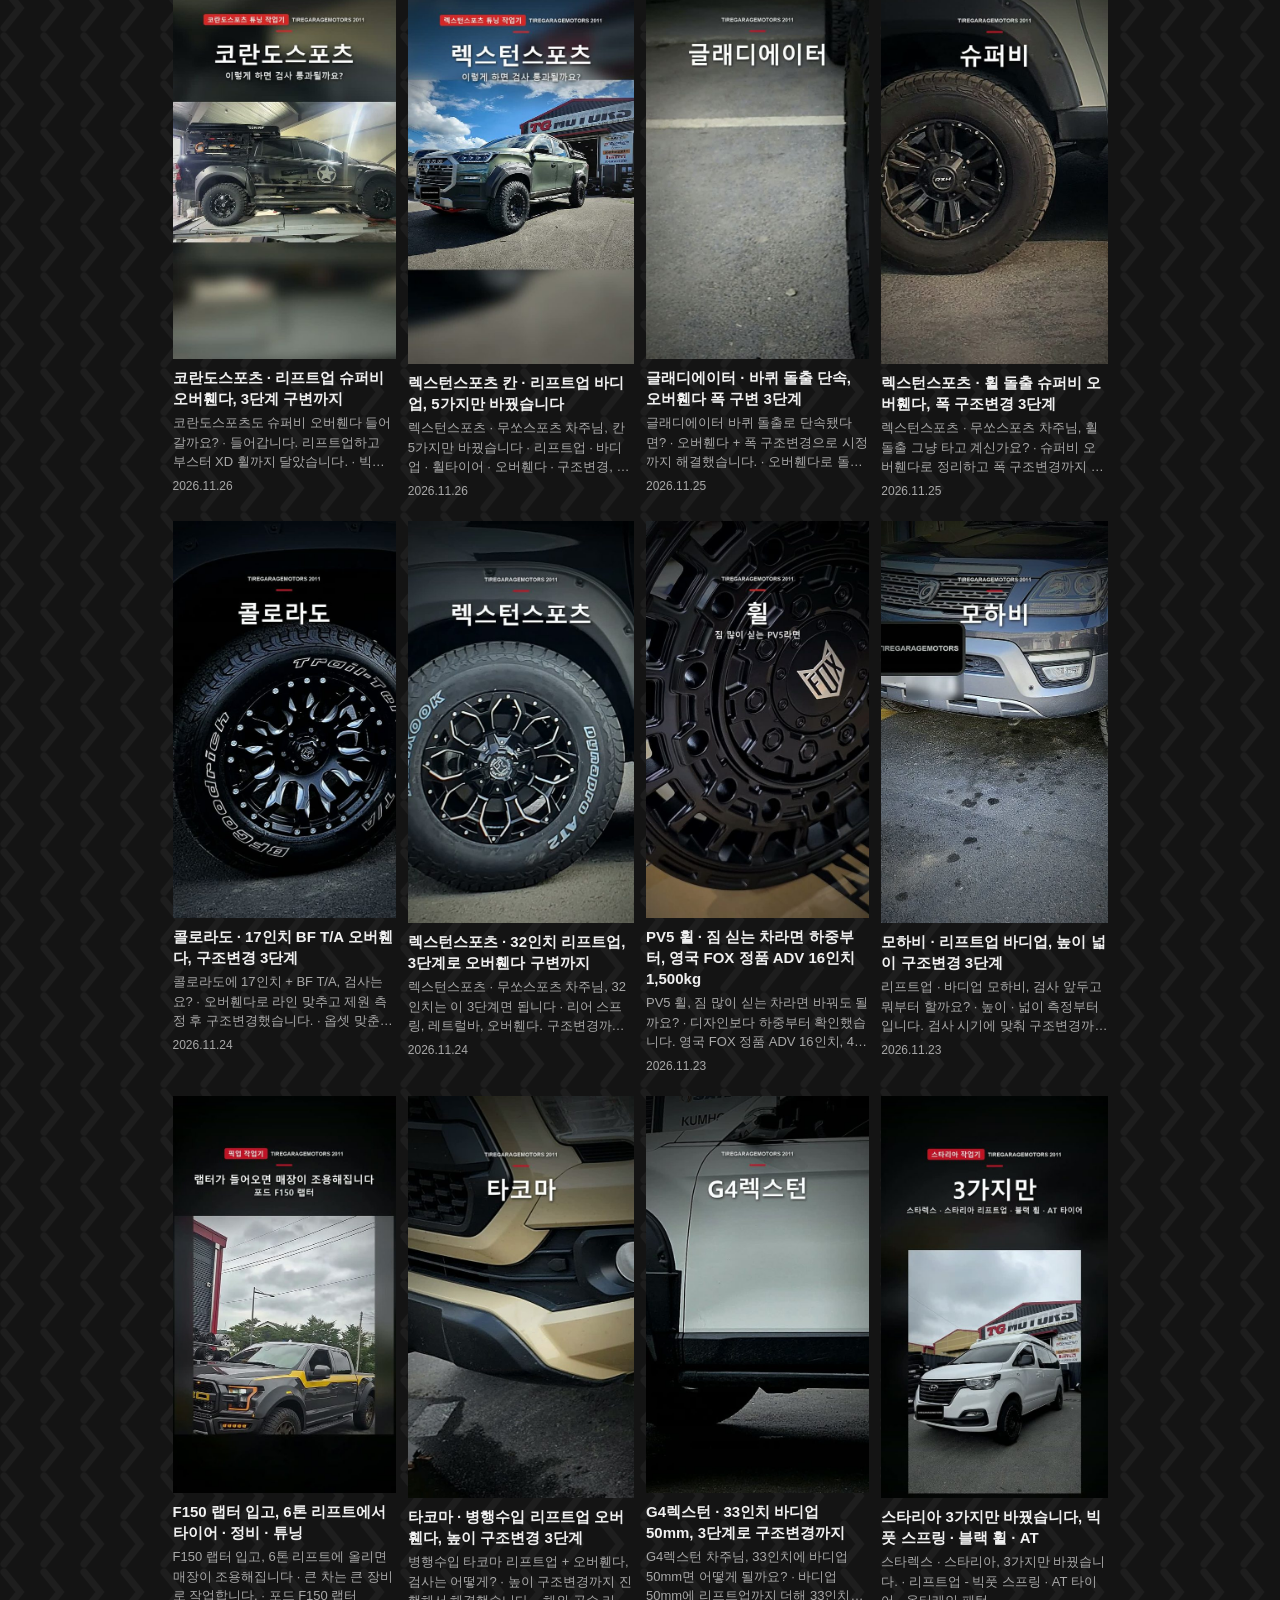
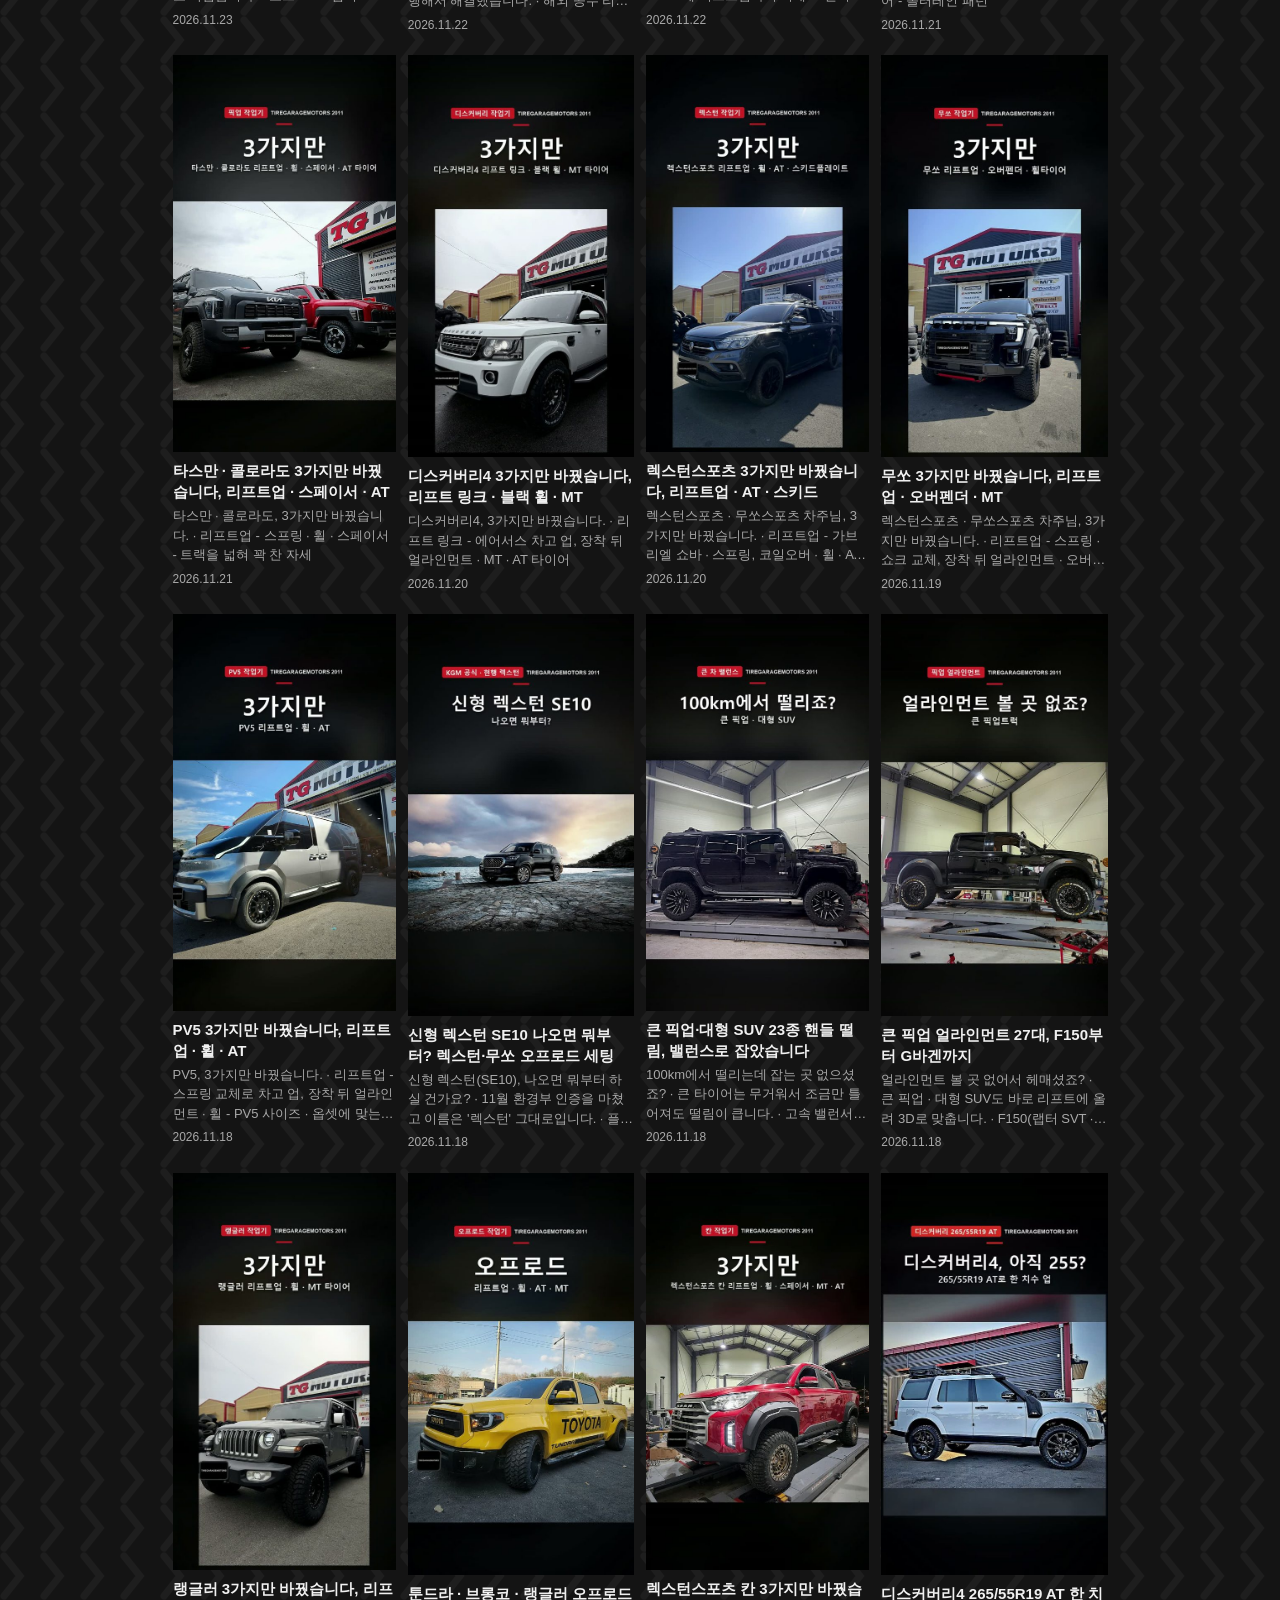
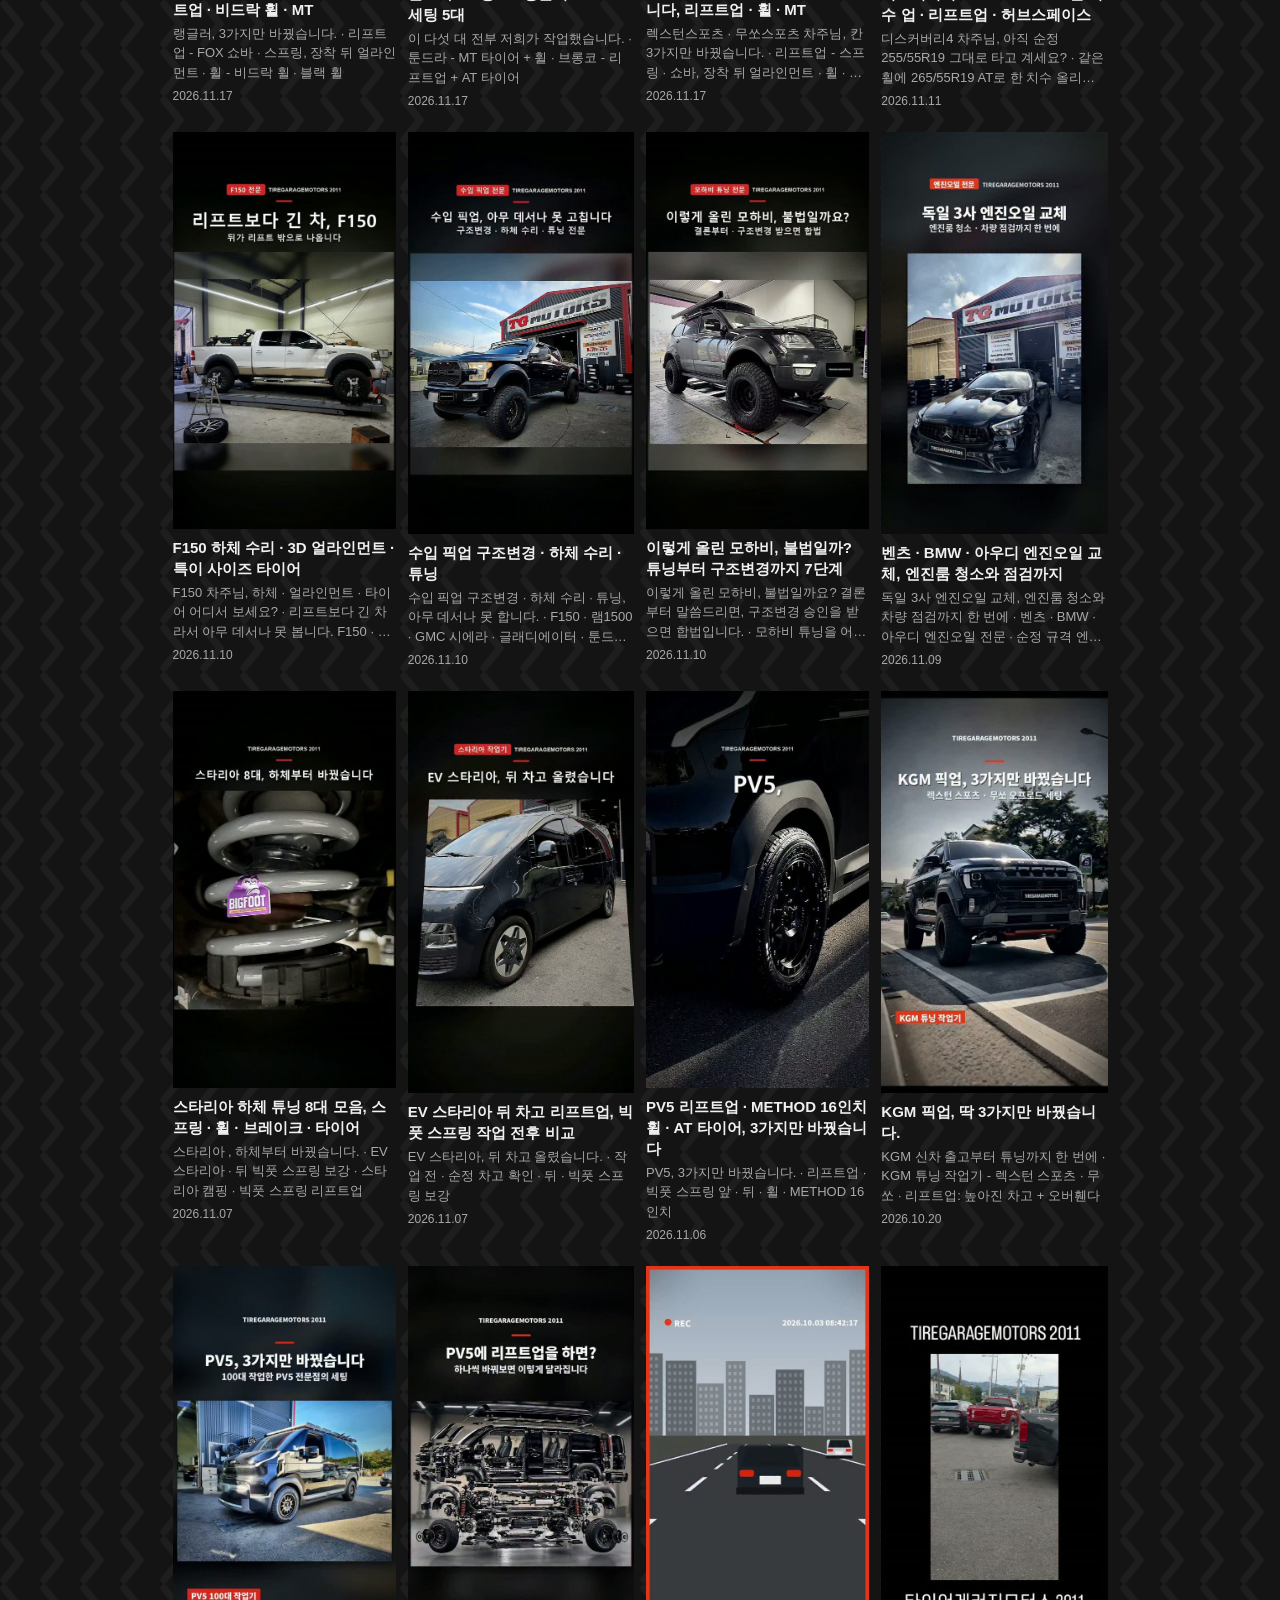
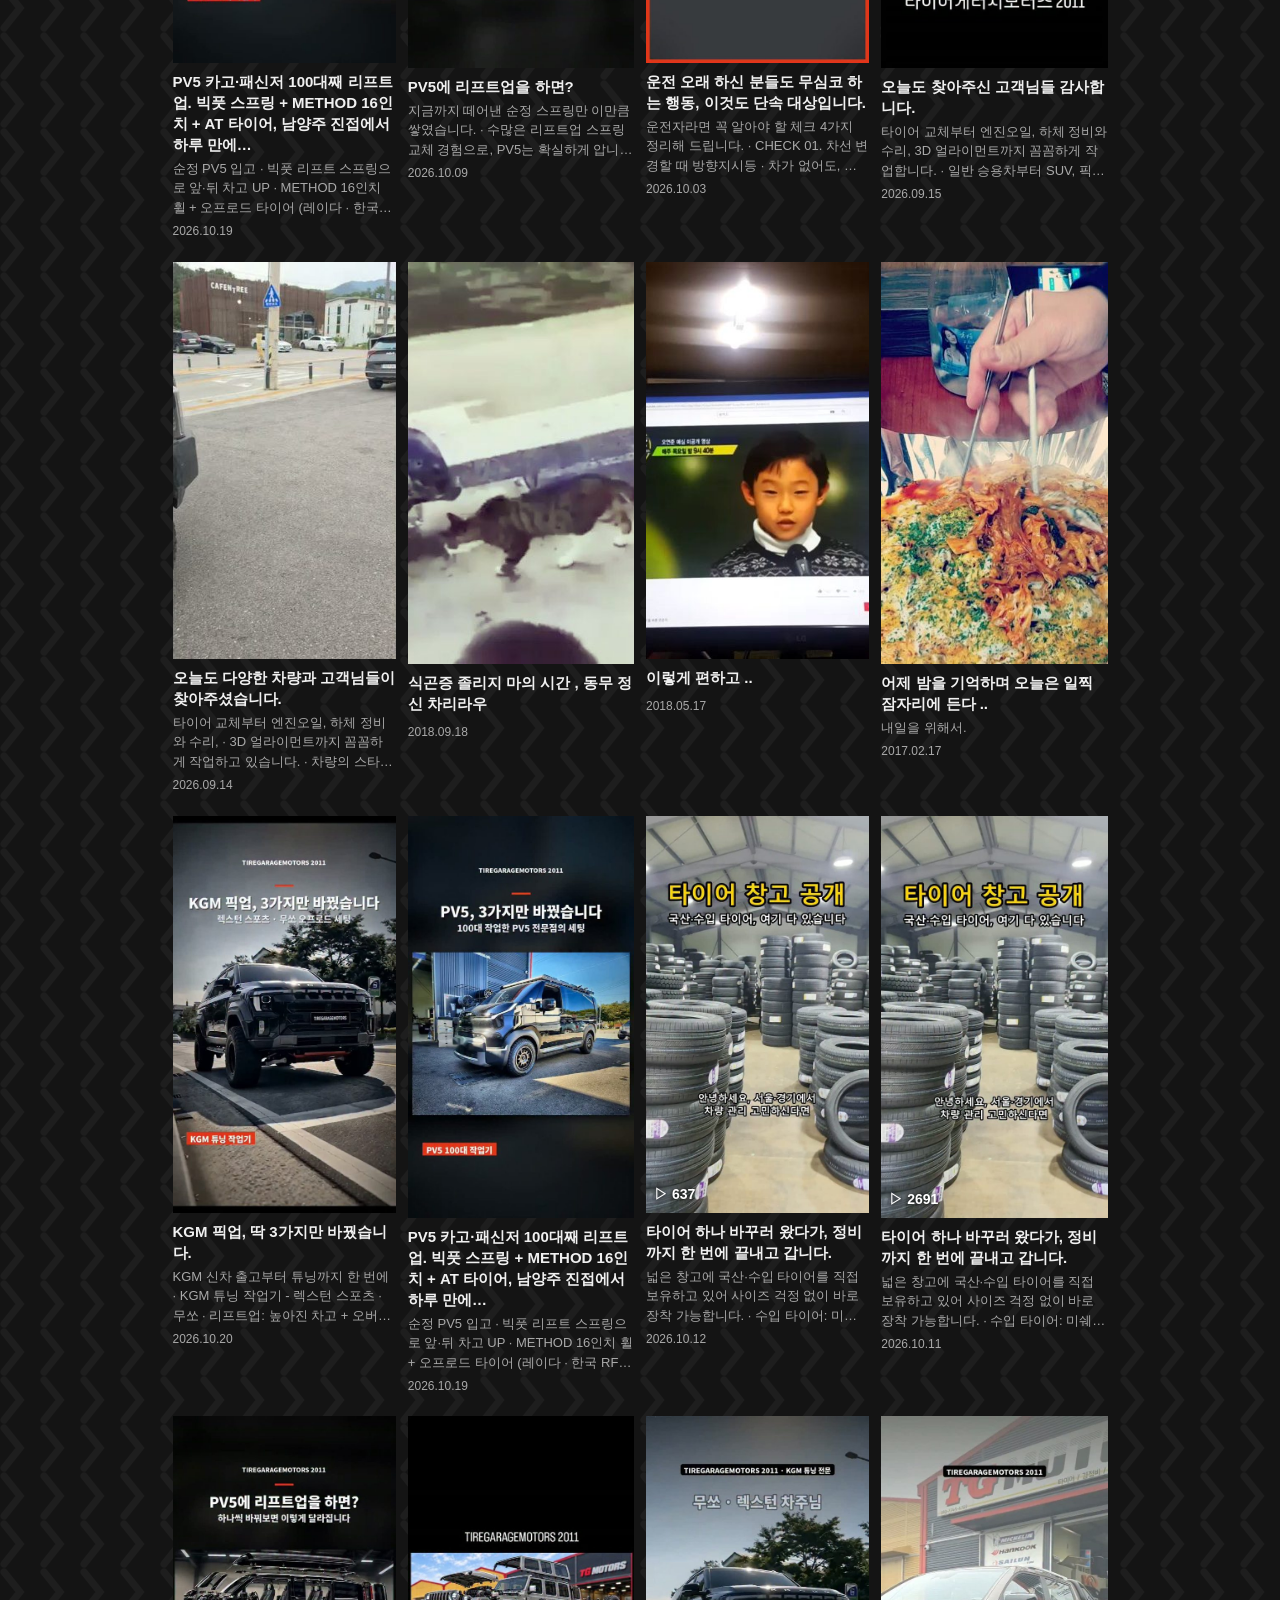
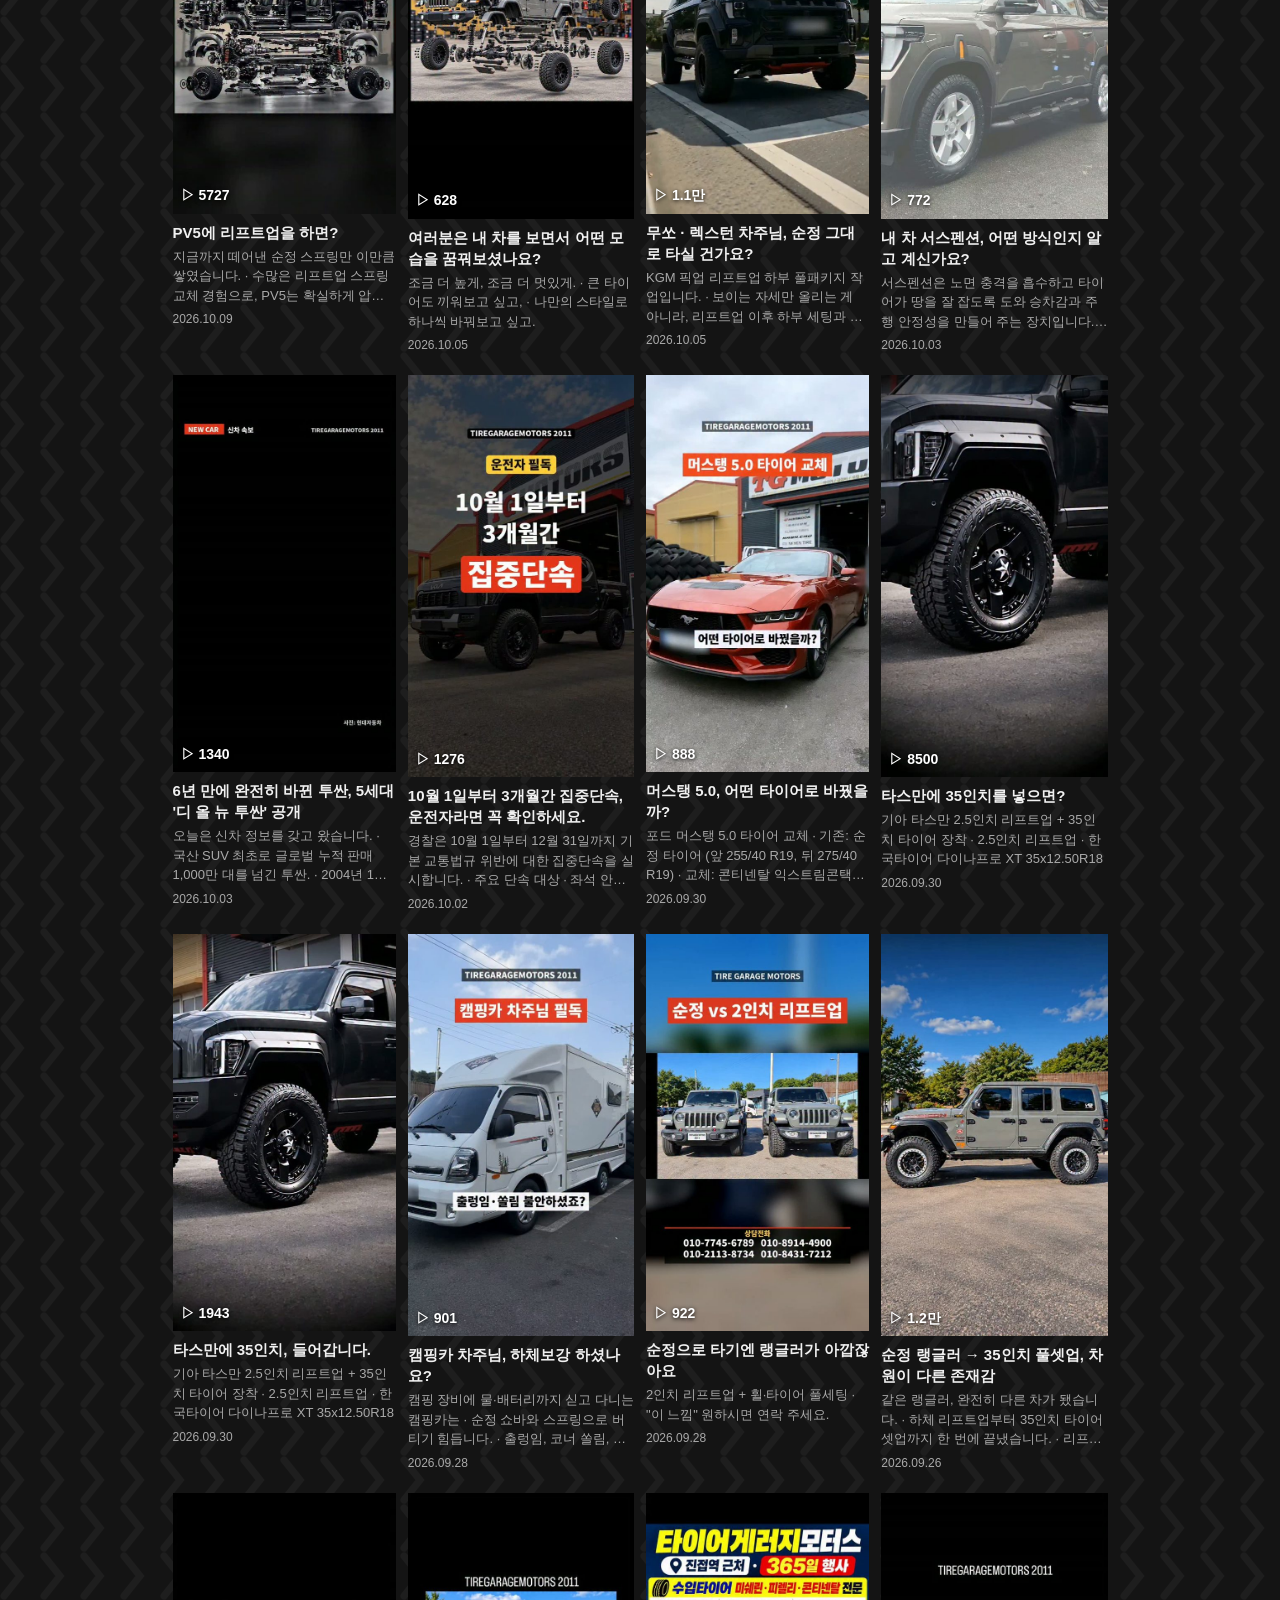
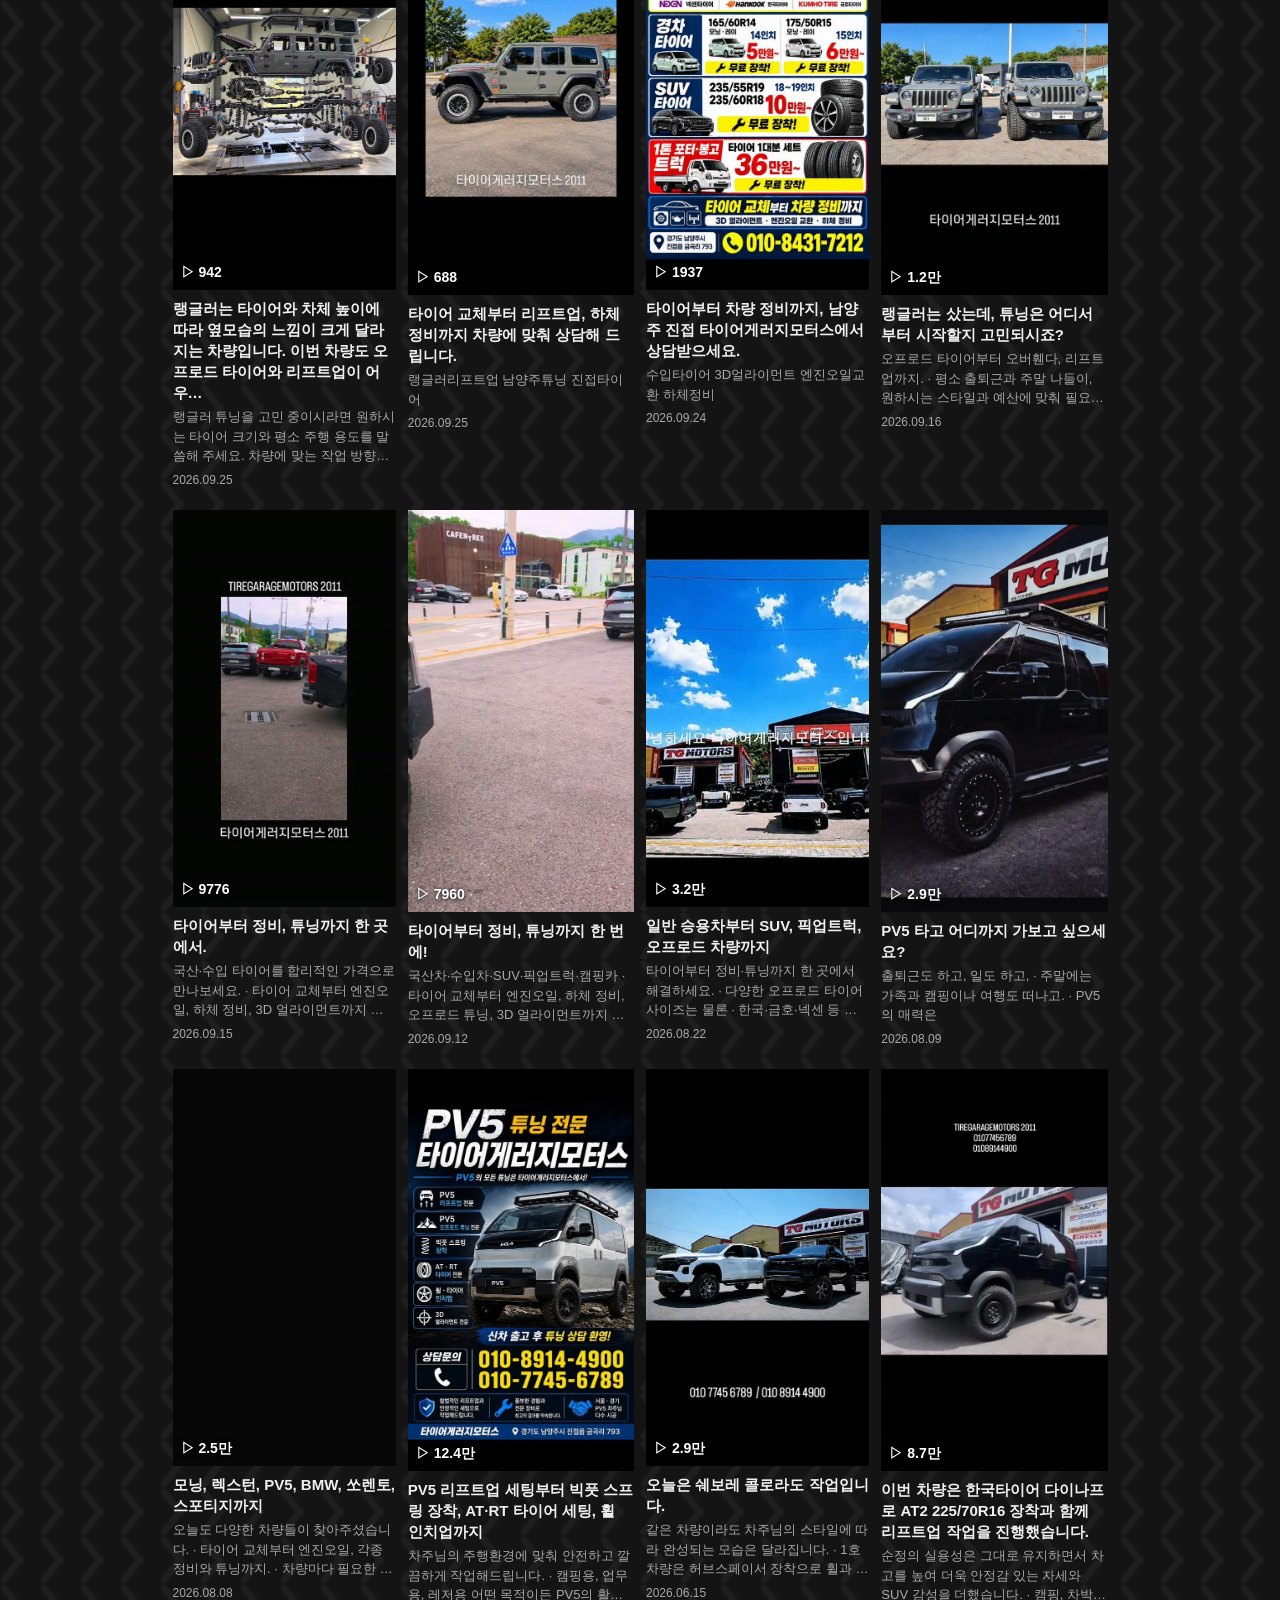
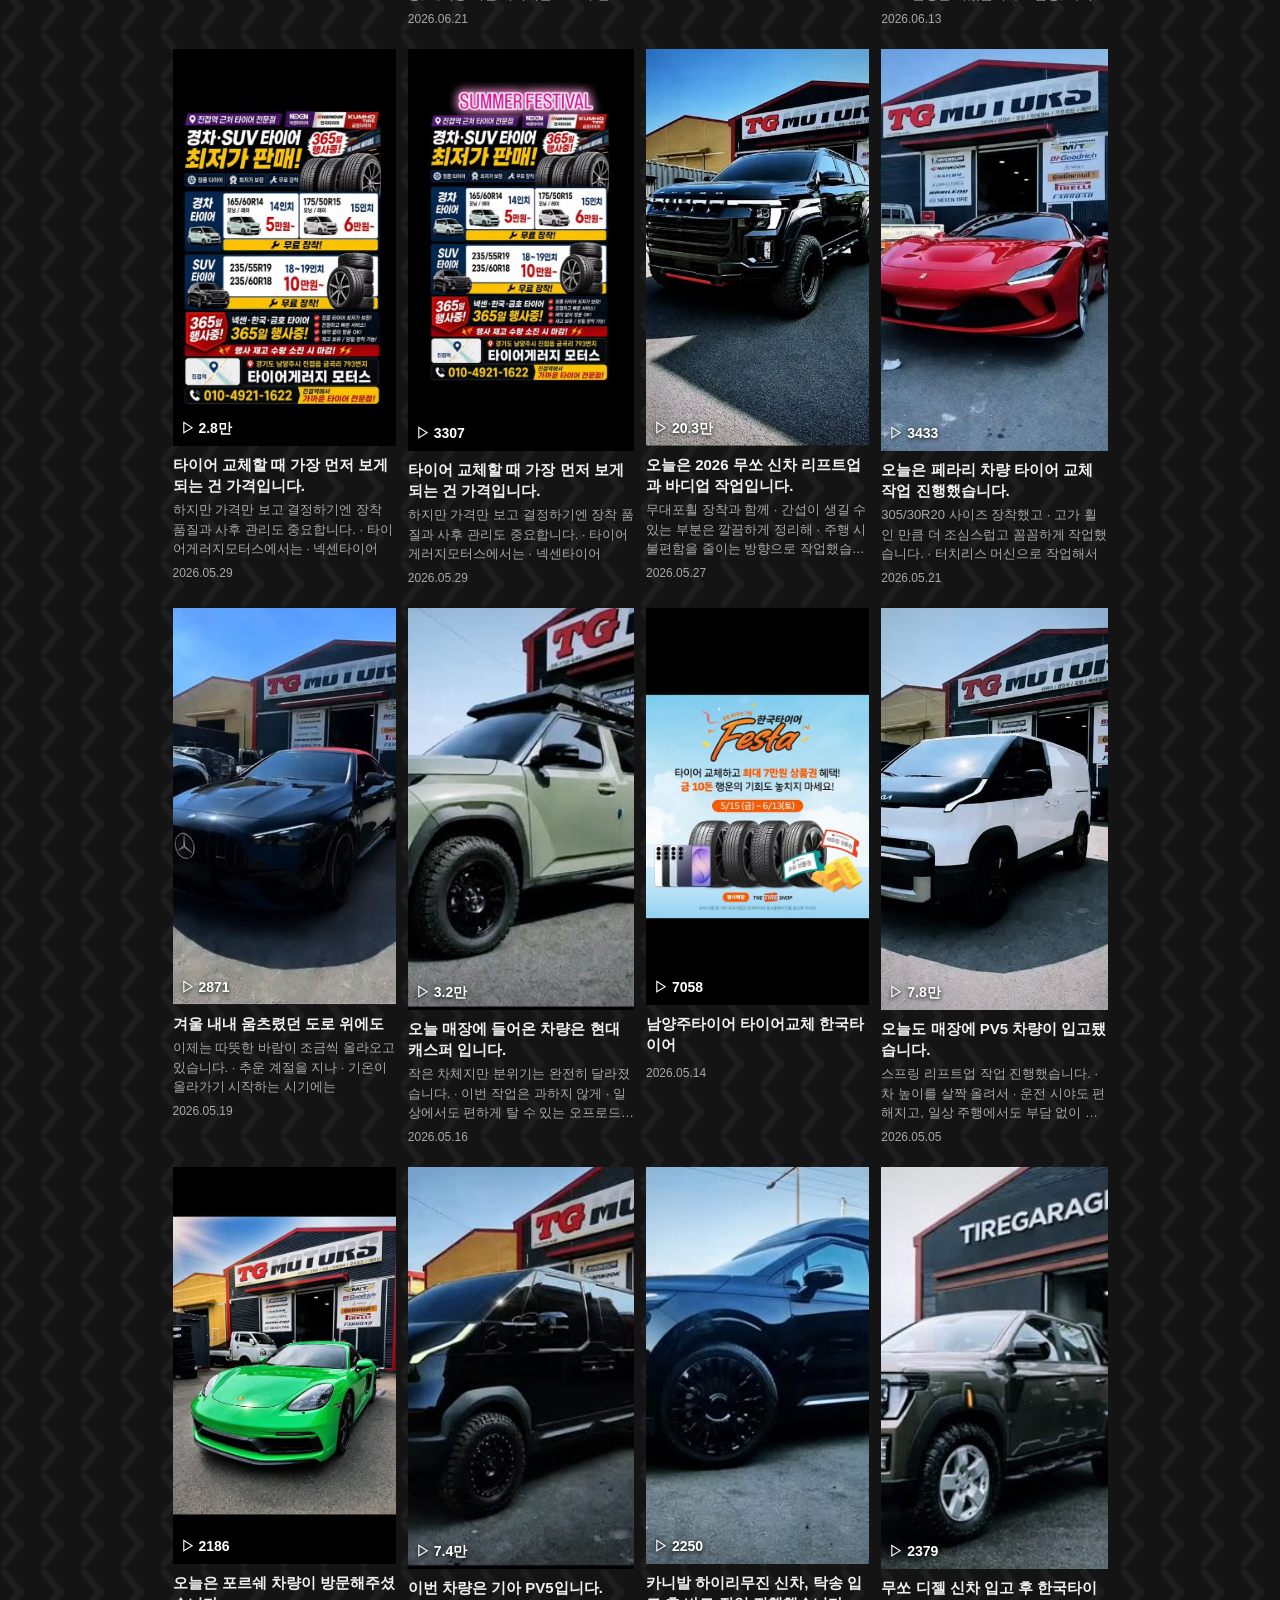
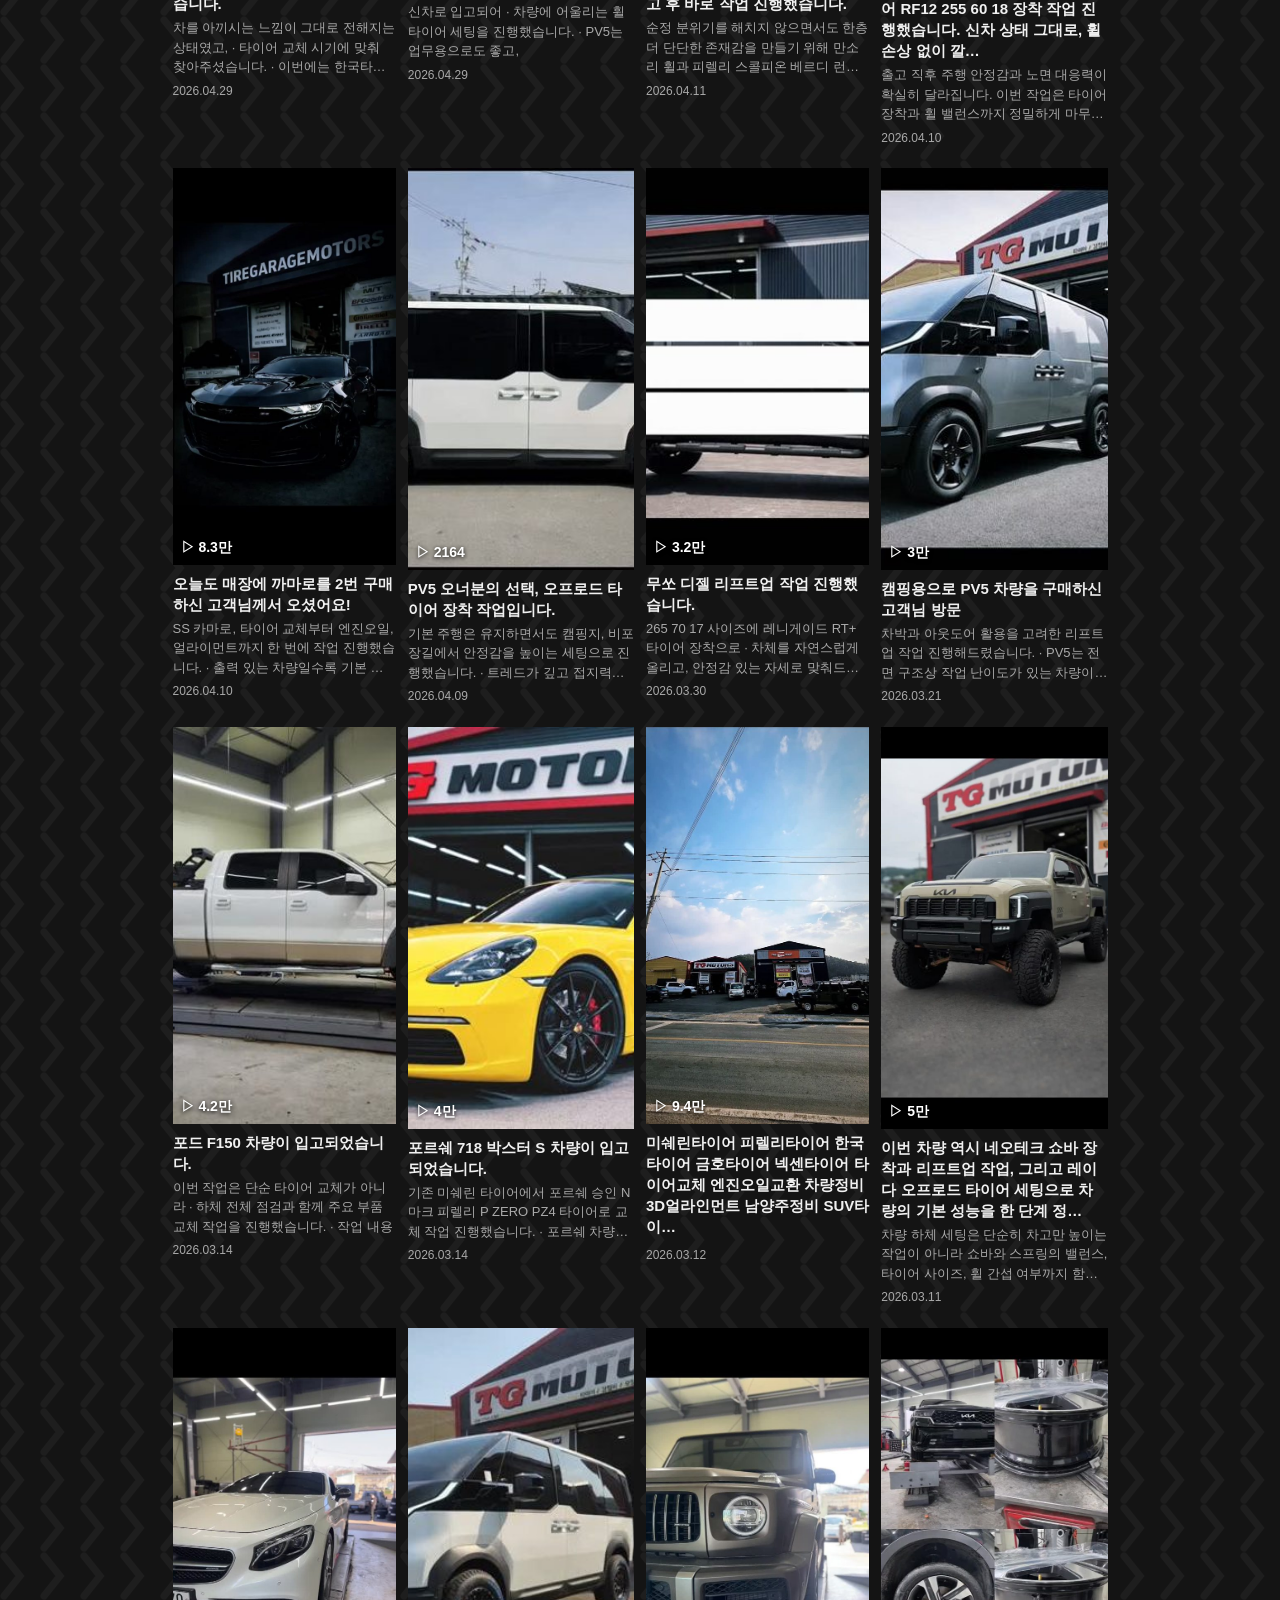
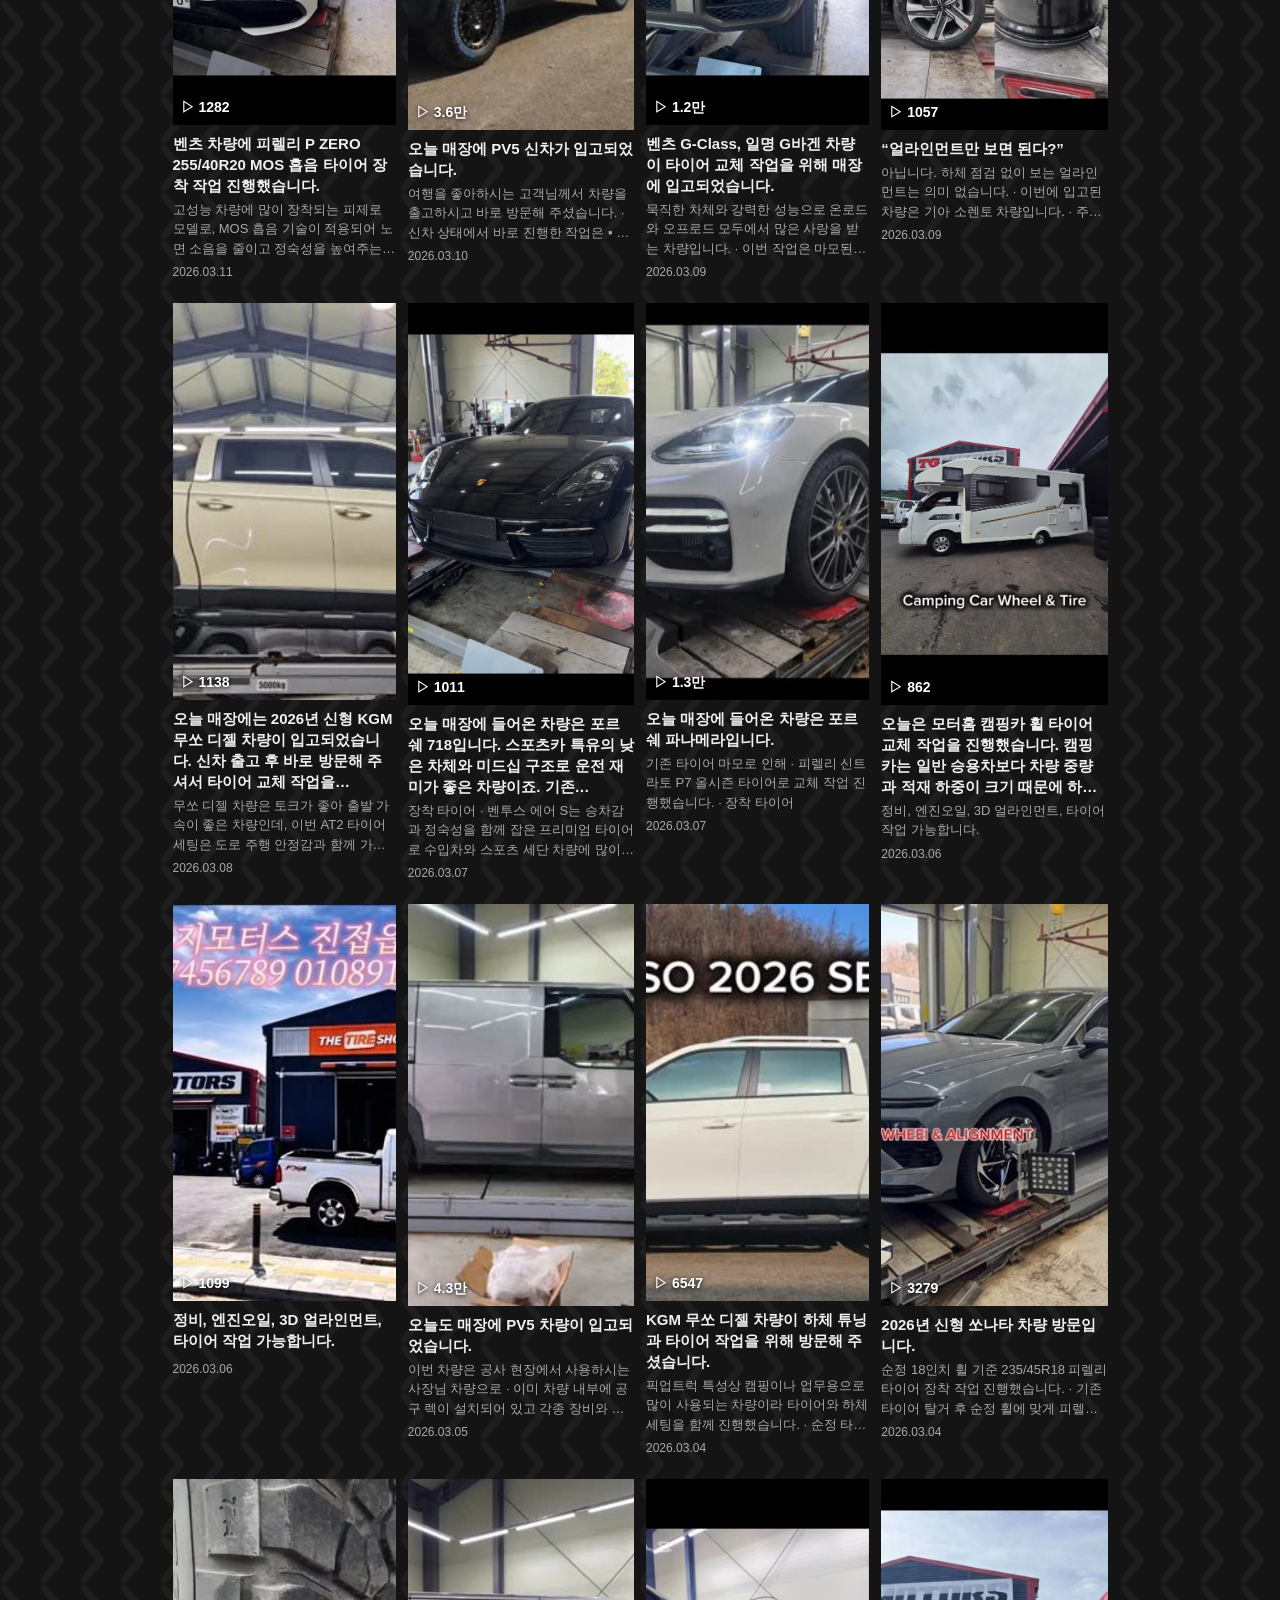
<file: reels/index.html>
<!doctype html>
<html lang="ko"><head>
<meta charset="utf-8"><meta name="viewport" content="width=device-width,initial-scale=1">
<title>릴스 · 작업 영상 | 타이어게러지모터스</title>
<meta name="description" content="타이어게러지모터스 타스만·PV5·렉스턴 리프트업, 오버휀다 구조변경, 오프로드 타이어, 얼라인먼트 작업 영상 모음">
<meta name="keywords" content="남양주타이어, 구리타이어, 다산타이어, 별내타이어, 수입차타이어, 랭글러튜닝, 오프로드타이어, 리프트업, 오버휀다, 타이어교체, 휠얼라인먼트, 남양주튜닝, 오프로드튜닝, 튜닝정비, 타이어게러지모터스2011">
<link rel="canonical" href="https://tiregaragemotors2011.com/reels/index.html">
<meta property="og:type" content="website"><meta property="og:title" content="릴스 · 작업 영상 | 타이어게러지모터스">
<meta property="og:description" content="타이어게러지모터스 타스만·PV5·렉스턴 리프트업, 오버휀다 구조변경, 오프로드 타이어, 얼라인먼트 작업 영상 모음"><meta property="og:image" content="https://tiregaragemotors2011.com/og.jpg">
<meta property="og:locale" content="ko_KR">
<link rel="alternate" type="application/rss+xml" title="타이어게러지모터스" href="../rss.xml">
<script type="application/ld+json">[{"@context": "https://schema.org", "@type": ["TireShop", "AutoRepair"], "name": "타이어게러지모터스", "alternateName": "Tire Garage Motors", "description": "타이어게러지모터스는 2011년부터 15년간 튜닝과 정비 한 길만 걸어온 남양주 진접의 튜닝·정비 전문업체입니다. 온로드와 오프로드를 가리지 않고 수많은 차량을 직접 세팅해 온 경험으로, 차량 용도와 주행 스타일에 맞는 타이어와 하체 세팅을 제안해 드립니다. 국내외 주요 브랜드 타이어 재고를 넉넉히 보유해 대부분 당일 장착이 가능합니다.", "sameAs": ["https://www.instagram.com/tiregaragemotors/", "https://www.facebook.com/profile.php?id=100068261047558", "https://m.place.naver.com/place/1485920143/home", "https://blog.naver.com/tg_shop", "https://blog.naver.com/tiregarage", "https://blog.naver.com/wowlee1216"], "areaServed": ["남양주", "구리", "의정부", "다산", "별내", "진접", "서울 동북부"], "url": "https://tiregaragemotors2011.com", "image": "https://tiregaragemotors2011.com/og.jpg", "telephone": "010-8673-1612", "address": {"@type": "PostalAddress", "streetAddress": "경기도 남양주시 진접읍 경복대로212번길 16", "addressLocality": "남양주시", "addressRegion": "경기도", "postalCode": "", "addressCountry": "KR"}, "geo": {"@type": "GeoCoordinates", "latitude": "37.7165941", "longitude": "127.2050751"}, "foundingDate": "2011"}, {"@context": "https://schema.org", "@type": "ItemList", "name": "타이어게러지모터스 작업 릴스", "itemListElement": [{"@type": "ListItem", "position": 1, "item": {"@type": "VideoObject", "name": "렉스턴스포츠 칸 · 리프트업 바디업, 높이 폭 구변 2가지 한 번에", "description": "렉스턴스포츠 칸, 높이 구변이랑 폭 구변 따로 받아야 할까요? · 한 번에 돼요. 리프트업, 바디업에 휠타이어까지 올리고 오버휀다랑 허브스페이스로 폭을 맞췄어요. · 높이랑 폭 구조변경 검사도 같이 통과했습니다.", "thumbnailUrl": "https://tiregaragemotors2011.com/images/reel_DgSJrdDu7j6.jpg", "embedUrl": "https://www.instagram.com/reel/DgSJrdDu7j6/embed/", "url": "https://www.instagram.com/reel/DgSJrdDu7j6/", "publisher": {"@type": "Organization", "name": "타이어게러지모터스"}, "uploadDate": "2026-11-28"}}, {"@type": "ListItem", "position": 2, "item": {"@type": "VideoObject", "name": "폭스바겐 투아렉 한국 다이나프로 AT2 익스트림 265/65R17 장착, 2인치 리프트업 차", "description": "투아렉에 AT 타이어 끼우면 이런 느낌이에요. · 2인치 리프트업 하고 오신 폭스바겐 투아렉에 한국타이어 다이나프로 AT2 익스트림 265/65R17을 달았습니다. · 흰 글씨 사이드월이 블랙 휠이랑 잘 어울리죠. 리프트업 해 둔 차라 AT 타이어를 끼우니 오프로드 느낌이 확 살아요.", "thumbnailUrl": "https://tiregaragemotors2011.com/images/reel_DgR5yZ0P8jo.jpg", "embedUrl": "https://www.instagram.com/reel/DgR5yZ0P8jo/embed/", "url": "https://www.instagram.com/reel/DgR5yZ0P8jo/", "publisher": {"@type": "Organization", "name": "타이어게러지모터스"}, "uploadDate": "2026-11-28"}}, {"@type": "ListItem", "position": 3, "item": {"@type": "VideoObject", "name": "타스만 엔진오일 교환 순서, 언더커버 그대로 폐유 끝까지 필터까지", "description": "타스만 엔진오일, 이렇게 갈아요. · 언더커버 단 채로 아래에서 바로 갈았습니다. · 언더커버는 그대로 두고 가운데 구멍으로 작업해요.", "thumbnailUrl": "https://tiregaragemotors2011.com/images/reel_DgR26gaghwK.jpg", "embedUrl": "https://www.instagram.com/reel/DgR26gaghwK/embed/", "url": "https://www.instagram.com/reel/DgR26gaghwK/", "publisher": {"@type": "Organization", "name": "타이어게러지모터스"}, "uploadDate": "2026-11-28"}}, {"@type": "ListItem", "position": 4, "item": {"@type": "VideoObject", "name": "랭글러 JL · 35인치 2인치 리프트업, 8가지 풀튜닝", "description": "랭글러 JL 35인치 풀튜닝, 8가지를 한 번에 바꿨습니다 · 2인치 리프트업에서 시작해 구조변경으로 끝냈습니다. · 2인치 리프트업 (폭스 + 빅풋 + 트랙바)", "thumbnailUrl": "https://tiregaragemotors2011.com/images/reel_DgRPgEUSOnz.jpg", "embedUrl": "https://www.instagram.com/reel/DgRPgEUSOnz/embed/", "url": "https://www.instagram.com/reel/DgRPgEUSOnz/", "publisher": {"@type": "Organization", "name": "타이어게러지모터스"}, "uploadDate": "2026-11-28"}}, {"@type": "ListItem", "position": 5, "item": {"@type": "VideoObject", "name": "타스만 X-PRO 4륜 얼라인먼트, 머드 타이어 세팅 후 앞뒤 각도 맞추기", "description": "타스만에 오프로드 타이어 끼우셨죠? 얼라인먼트는 주기적으로 꼭 점검하세요. · 머드 타이어에 오버휀다까지 한 타스만 X-PRO, 네 바퀴 각도를 전부 다시 쟀습니다. · 3D 얼라인먼트로 네 바퀴를 한 번에 잽니다. 타이어가 커지면 바퀴 각도도 같이 틀어져요.", "thumbnailUrl": "https://tiregaragemotors2011.com/images/reel_DgQvceDJLHp.jpg", "embedUrl": "https://www.instagram.com/reel/DgQvceDJLHp/embed/", "url": "https://www.instagram.com/reel/DgQvceDJLHp/", "publisher": {"@type": "Organization", "name": "타이어게러지모터스"}, "uploadDate": "2026-11-28"}}, {"@type": "ListItem", "position": 6, "item": {"@type": "VideoObject", "name": "렉스턴스포츠 칸 · 슈퍼비 V1 오버휀다, 구변까지 3단계", "description": "렉스턴스포츠 · 무쏘스포츠 차주님, 오버휀다 달고 구변 되는 방법 · 칸에 슈퍼비 V1을 구변 가능한 고정 방식으로 달았습니다. · 구변 가능한 고정 방식", "thumbnailUrl": "https://tiregaragemotors2011.com/images/reel_DgPk9A0h0px.jpg", "embedUrl": "https://www.instagram.com/reel/DgPk9A0h0px/embed/", "url": "https://www.instagram.com/reel/DgPk9A0h0px/", "publisher": {"@type": "Organization", "name": "타이어게러지모터스"}, "uploadDate": "2026-11-27"}}, {"@type": "ListItem", "position": 7, "item": {"@type": "VideoObject", "name": "램 픽업 · 35인치 맞춤 오버휀다, 승인부터 검사까지 3단계", "description": "램 픽업에 35인치, 구조변경 되나요? · 맞춤 오버휀다로 승인부터 검사까지 끝냈습니다. · 적재 세팅", "thumbnailUrl": "https://tiregaragemotors2011.com/images/reel_DgOqjXPNOY4.jpg", "embedUrl": "https://www.instagram.com/reel/DgOqjXPNOY4/embed/", "url": "https://www.instagram.com/reel/DgOqjXPNOY4/", "publisher": {"@type": "Organization", "name": "타이어게러지모터스"}, "uploadDate": "2026-11-27"}}, {"@type": "ListItem", "position": 8, "item": {"@type": "VideoObject", "name": "PV5 카고 휠 교환 · AT 타이어 장착, 영국 FOX 16인치 + 215/70R16", "description": "PV5 카고, 휠 교환 · AT 타이어 장착했습니다. 하중 1,500kg부터 확인했습니다. · 순정 휠커버를 떼고 영국 FOX 정품 휠로 교환, AT 타이어를 장착한 PV5 카고입니다. 차는 그대로, 휠 · 타이어만 바꿨습니다. · FOX 정품 휠 - 1996년부터 이어온 영국 휠 브랜드. 16인치 무…", "thumbnailUrl": "https://tiregaragemotors2011.com/images/reel_DgOJvLgMAQK.jpg", "embedUrl": "https://www.instagram.com/reel/DgOJvLgMAQK/embed/", "url": "https://www.instagram.com/reel/DgOJvLgMAQK/", "publisher": {"@type": "Organization", "name": "타이어게러지모터스"}, "uploadDate": "2026-11-27"}}, {"@type": "ListItem", "position": 9, "item": {"@type": "VideoObject", "name": "코란도스포츠 · 리프트업 슈퍼비 오버휀다, 3단계 구변까지", "description": "코란도스포츠도 슈퍼비 오버휀다 들어갈까요? · 들어갑니다. 리프트업하고 부스터 XD 휠까지 달았습니다. · 빅풋 스프링 + 가브리엘 쇼바", "thumbnailUrl": "https://tiregaragemotors2011.com/images/reel_DgNAKGegc4m.jpg", "embedUrl": "https://www.instagram.com/reel/DgNAKGegc4m/embed/", "url": "https://www.instagram.com/reel/DgNAKGegc4m/", "publisher": {"@type": "Organization", "name": "타이어게러지모터스"}, "uploadDate": "2026-11-26"}}, {"@type": "ListItem", "position": 10, "item": {"@type": "VideoObject", "name": "렉스턴스포츠 칸 · 리프트업 바디업, 5가지만 바꿨습니다", "description": "렉스턴스포츠 · 무쏘스포츠 차주님, 칸 5가지만 바꿨습니다 · 리프트업 · 바디업 · 휠타이어 · 오버휀다 · 구조변경, 한 번에 끝냈습니다. · 빅풋 스프링 + 가브리엘 쇼바 앞뒤", "thumbnailUrl": "https://tiregaragemotors2011.com/images/reel_DgMFuORqGYj.jpg", "embedUrl": "https://www.instagram.com/reel/DgMFuORqGYj/embed/", "url": "https://www.instagram.com/reel/DgMFuORqGYj/", "publisher": {"@type": "Organization", "name": "타이어게러지모터스"}, "uploadDate": "2026-11-26"}}, {"@type": "ListItem", "position": 11, "item": {"@type": "VideoObject", "name": "글래디에이터 · 바퀴 돌출 단속, 오버휀다 폭 구변 3단계", "description": "글래디에이터 바퀴 돌출로 단속됐다면? · 오버휀다 + 폭 구조변경으로 시정까지 해결했습니다. · 오버휀다로 돌출 정리", "thumbnailUrl": "https://tiregaragemotors2011.com/images/reel_DgKbXuVAlpc.jpg", "embedUrl": "https://www.instagram.com/reel/DgKbXuVAlpc/embed/", "url": "https://www.instagram.com/reel/DgKbXuVAlpc/", "publisher": {"@type": "Organization", "name": "타이어게러지모터스"}, "uploadDate": "2026-11-25"}}, {"@type": "ListItem", "position": 12, "item": {"@type": "VideoObject", "name": "렉스턴스포츠 · 휠 돌출 슈퍼비 오버휀다, 폭 구조변경 3단계", "description": "렉스턴스포츠 · 무쏘스포츠 차주님, 휠 돌출 그냥 타고 계신가요? · 슈퍼비 오버휀다로 정리하고 폭 구조변경까지 진행했습니다. · 슈퍼비 오버휀다 장착", "thumbnailUrl": "https://tiregaragemotors2011.com/images/reel_DgKIeBUqOEW.jpg", "embedUrl": "https://www.instagram.com/reel/DgKIeBUqOEW/embed/", "url": "https://www.instagram.com/reel/DgKIeBUqOEW/", "publisher": {"@type": "Organization", "name": "타이어게러지모터스"}, "uploadDate": "2026-11-25"}}, {"@type": "ListItem", "position": 13, "item": {"@type": "VideoObject", "name": "콜로라도 · 17인치 BF T/A 오버휀다, 구조변경 3단계", "description": "콜로라도에 17인치 + BF T/A, 검사는요? · 오버휀다로 라인 맞추고 제원 측정 후 구조변경했습니다. · 옵셋 맞춘 17인치 타쿠마 휠", "thumbnailUrl": "https://tiregaragemotors2011.com/images/reel_DgH2pEnDqah.jpg", "embedUrl": "https://www.instagram.com/reel/DgH2pEnDqah/embed/", "url": "https://www.instagram.com/reel/DgH2pEnDqah/", "publisher": {"@type": "Organization", "name": "타이어게러지모터스"}, "uploadDate": "2026-11-24"}}, {"@type": "ListItem", "position": 14, "item": {"@type": "VideoObject", "name": "렉스턴스포츠 · 32인치 리프트업, 3단계로 오버휀다 구변까지", "description": "렉스턴스포츠 · 무쏘스포츠 차주님, 32인치는 이 3단계면 됩니다 · 리어 스프링, 레트럴바, 오버휀다. 구조변경까지 마무리했습니다. · 리어 스프링 교체", "thumbnailUrl": "https://tiregaragemotors2011.com/images/reel_DgG8OPllTL2.jpg", "embedUrl": "https://www.instagram.com/reel/DgG8OPllTL2/embed/", "url": "https://www.instagram.com/reel/DgG8OPllTL2/", "publisher": {"@type": "Organization", "name": "타이어게러지모터스"}, "uploadDate": "2026-11-24"}}, {"@type": "ListItem", "position": 15, "item": {"@type": "VideoObject", "name": "PV5 휠 · 짐 싣는 차라면 하중부터, 영국 FOX 정품 ADV 16인치 1,500kg", "description": "PV5 휠, 짐 많이 싣는 차라면 바꿔도 될까요? · 디자인보다 하중부터 확인했습니다. 영국 FOX 정품 ADV 16인치, 4본 세트 매장에 들어왔습니다. · FOX 정품 휠 - 1996년부터 이어온 영국 휠 브랜드, 정품 박스 그대로 입고", "thumbnailUrl": "https://tiregaragemotors2011.com/images/reel_DgFZlJzDOhN.jpg", "embedUrl": "https://www.instagram.com/reel/DgFZlJzDOhN/embed/", "url": "https://www.instagram.com/reel/DgFZlJzDOhN/", "publisher": {"@type": "Organization", "name": "타이어게러지모터스"}, "uploadDate": "2026-11-23"}}, {"@type": "ListItem", "position": 16, "item": {"@type": "VideoObject", "name": "모하비 · 리프트업 바디업, 높이 넓이 구조변경 3단계", "description": "리프트업 · 바디업 모하비, 검사 앞두고 뭐부터 할까요? · 높이 · 넓이 측정부터입니다. 검사 시기에 맞춰 구조변경까지 진행했습니다. · 리프트업 + 바디업 + 휠타이어 차량", "thumbnailUrl": "https://tiregaragemotors2011.com/images/reel_DgFRs74jwYj.jpg", "embedUrl": "https://www.instagram.com/reel/DgFRs74jwYj/embed/", "url": "https://www.instagram.com/reel/DgFRs74jwYj/", "publisher": {"@type": "Organization", "name": "타이어게러지모터스"}, "uploadDate": "2026-11-23"}}, {"@type": "ListItem", "position": 17, "item": {"@type": "VideoObject", "name": "F150 랩터 입고, 6톤 리프트에서 타이어 · 정비 · 튜닝", "description": "F150 랩터 입고, 6톤 리프트에 올리면 매장이 조용해집니다 · 큰 차는 큰 장비로 작업합니다. · 포드 F150 랩터", "thumbnailUrl": "https://tiregaragemotors2011.com/images/reel_DgEXV-PElRl.jpg", "embedUrl": "https://www.instagram.com/reel/DgEXV-PElRl/embed/", "url": "https://www.instagram.com/reel/DgEXV-PElRl/", "publisher": {"@type": "Organization", "name": "타이어게러지모터스"}, "uploadDate": "2026-11-23"}}, {"@type": "ListItem", "position": 18, "item": {"@type": "VideoObject", "name": "타코마 · 병행수입 리프트업 오버휀다, 높이 구조변경 3단계", "description": "병행수입 타코마 리프트업 + 오버휀다, 검사는 어떻게? · 높이 구조변경까지 진행해서 해결했습니다. · 해외 공수 리프트업 키트 장착", "thumbnailUrl": "https://tiregaragemotors2011.com/images/reel_DgCtDy5nGDG.jpg", "embedUrl": "https://www.instagram.com/reel/DgCtDy5nGDG/embed/", "url": "https://www.instagram.com/reel/DgCtDy5nGDG/", "publisher": {"@type": "Organization", "name": "타이어게러지모터스"}, "uploadDate": "2026-11-22"}}, {"@type": "ListItem", "position": 19, "item": {"@type": "VideoObject", "name": "G4렉스턴 · 33인치 바디업 50mm, 3단계로 구조변경까지", "description": "G4렉스턴 차주님, 33인치에 바디업 50mm면 어떻게 될까요? · 바디업 50mm에 리프트업까지 더해 33인치로 세팅하고, 구조변경까지 끝냈습니다. · 빅풋 리프트업 + 가브리엘 쇼바", "thumbnailUrl": "https://tiregaragemotors2011.com/images/reel_DgByk8fj59G.jpg", "embedUrl": "https://www.instagram.com/reel/DgByk8fj59G/embed/", "url": "https://www.instagram.com/reel/DgByk8fj59G/", "publisher": {"@type": "Organization", "name": "타이어게러지모터스"}, "uploadDate": "2026-11-22"}}, {"@type": "ListItem", "position": 20, "item": {"@type": "VideoObject", "name": "스타리아 3가지만 바꿨습니다, 빅풋 스프링 · 블랙 휠 · AT", "description": "스타렉스 · 스타리아, 3가지만 바꿨습니다. · 리프트업 - 빅풋 스프링 · AT 타이어 - 올터레인 패턴", "thumbnailUrl": "https://tiregaragemotors2011.com/images/reel_DgAIHuoj2Ym.jpg", "embedUrl": "https://www.instagram.com/reel/DgAIHuoj2Ym/embed/", "url": "https://www.instagram.com/reel/DgAIHuoj2Ym/", "publisher": {"@type": "Organization", "name": "타이어게러지모터스"}, "uploadDate": "2026-11-21"}}, {"@type": "ListItem", "position": 21, "item": {"@type": "VideoObject", "name": "타스만 · 콜로라도 3가지만 바꿨습니다, 리프트업 · 스페이서 · AT", "description": "타스만 · 콜로라도, 3가지만 바꿨습니다. · 리프트업 - 스프링 · 휠 · 스페이서 - 트랙을 넓혀 꽉 찬 자세", "thumbnailUrl": "https://tiregaragemotors2011.com/images/reel_Df_Nvr_HMLS.jpg", "embedUrl": "https://www.instagram.com/reel/Df_Nvr_HMLS/embed/", "url": "https://www.instagram.com/reel/Df_Nvr_HMLS/", "publisher": {"@type": "Organization", "name": "타이어게러지모터스"}, "uploadDate": "2026-11-21"}}, {"@type": "ListItem", "position": 22, "item": {"@type": "VideoObject", "name": "디스커버리4 3가지만 바꿨습니다, 리프트 링크 · 블랙 휠 · MT", "description": "디스커버리4, 3가지만 바꿨습니다. · 리프트 링크 - 에어서스 차고 업, 장착 뒤 얼라인먼트 · MT · AT 타이어", "thumbnailUrl": "https://tiregaragemotors2011.com/images/reel_Df9jZZnAezo.jpg", "embedUrl": "https://www.instagram.com/reel/Df9jZZnAezo/embed/", "url": "https://www.instagram.com/reel/Df9jZZnAezo/", "publisher": {"@type": "Organization", "name": "타이어게러지모터스"}, "uploadDate": "2026-11-20"}}, {"@type": "ListItem", "position": 23, "item": {"@type": "VideoObject", "name": "렉스턴스포츠 3가지만 바꿨습니다, 리프트업 · AT · 스키드", "description": "렉스턴스포츠 · 무쏘스포츠 차주님, 3가지만 바꿨습니다. · 리프트업 - 가브리엘 쇼바 · 스프링, 코일오버 · 휠 · AT 타이어 - 블랙 휠 + 올터레인", "thumbnailUrl": "https://tiregaragemotors2011.com/images/reel_Df8o9V3kX_h.jpg", "embedUrl": "https://www.instagram.com/reel/Df8o9V3kX_h/embed/", "url": "https://www.instagram.com/reel/Df8o9V3kX_h/", "publisher": {"@type": "Organization", "name": "타이어게러지모터스"}, "uploadDate": "2026-11-20"}}, {"@type": "ListItem", "position": 24, "item": {"@type": "VideoObject", "name": "무쏘 3가지만 바꿨습니다, 리프트업 · 오버펜더 · MT", "description": "렉스턴스포츠 · 무쏘스포츠 차주님, 3가지만 바꿨습니다. · 리프트업 - 스프링 · 쇼크 교체, 장착 뒤 얼라인먼트 · 오버펜더 - 휠하우스를 넓혀 큰 타이어도 여유 있게", "thumbnailUrl": "https://tiregaragemotors2011.com/images/reel_Df7Fts3AXnd.jpg", "embedUrl": "https://www.instagram.com/reel/Df7Fts3AXnd/embed/", "url": "https://www.instagram.com/reel/Df7Fts3AXnd/", "publisher": {"@type": "Organization", "name": "타이어게러지모터스"}, "uploadDate": "2026-11-19"}}, {"@type": "ListItem", "position": 25, "item": {"@type": "VideoObject", "name": "PV5 3가지만 바꿨습니다, 리프트업 · 휠 · AT", "description": "PV5, 3가지만 바꿨습니다. · 리프트업 - 스프링 교체로 차고 업, 장착 뒤 얼라인먼트 · 휠 - PV5 사이즈 · 옵셋에 맞는 휠", "thumbnailUrl": "https://tiregaragemotors2011.com/images/reel_Df4Z0sBAltW.jpg", "embedUrl": "https://www.instagram.com/reel/Df4Z0sBAltW/embed/", "url": "https://www.instagram.com/reel/Df4Z0sBAltW/", "publisher": {"@type": "Organization", "name": "타이어게러지모터스"}, "uploadDate": "2026-11-18"}}, {"@type": "ListItem", "position": 26, "item": {"@type": "VideoObject", "name": "신형 렉스턴 SE10 나오면 뭐부터? 렉스턴·무쏘 오프로드 세팅", "description": "신형 렉스턴(SE10), 나오면 뭐부터 하실 건가요? · 11월 환경부 인증을 마쳤고 이름은 '렉스턴' 그대로입니다. · 플러그인 하이브리드 · 5인승 / 7인승, 출시는 2027년 초로 보도됐습니다. (언론 보도 기준, KGM 공식 발표 전)", "thumbnailUrl": "https://tiregaragemotors2011.com/images/reel_Df4TwQMDWCa.jpg", "embedUrl": "https://www.instagram.com/reel/Df4TwQMDWCa/embed/", "url": "https://www.instagram.com/reel/Df4TwQMDWCa/", "publisher": {"@type": "Organization", "name": "타이어게러지모터스"}, "uploadDate": "2026-11-18"}}, {"@type": "ListItem", "position": 27, "item": {"@type": "VideoObject", "name": "큰 픽업·대형 SUV 23종 핸들 떨림, 밸런스로 잡았습니다", "description": "100km에서 떨리는데 잡는 곳 없으셨죠? · 큰 타이어는 무거워서 조금만 틀어져도 떨림이 큽니다. · 고속 밸런서로 OK 뜰 때까지 잡고, 시운전으로 떨림 없어진 것까지 보고 출고합니다.", "thumbnailUrl": "https://tiregaragemotors2011.com/images/reel_Df3nzoqErpK.jpg", "embedUrl": "https://www.instagram.com/reel/Df3nzoqErpK/embed/", "url": "https://www.instagram.com/reel/Df3nzoqErpK/", "publisher": {"@type": "Organization", "name": "타이어게러지모터스"}, "uploadDate": "2026-11-18"}}, {"@type": "ListItem", "position": 28, "item": {"@type": "VideoObject", "name": "큰 픽업 얼라인먼트 27대, F150부터 G바겐까지", "description": "얼라인먼트 볼 곳 없어서 헤매셨죠? · 큰 픽업 · 대형 SUV도 바로 리프트에 올려 3D로 맞춥니다. · F150(랩터 SVT · FX4 · 37인치 RT) · 램 1500 레블 · 툰드라 · 허머 H2 · 사이버트럭 · 레인저 랩터 · 콜로라도 · 타스만 · 무쏘", "thumbnailUrl": "https://tiregaragemotors2011.com/images/reel_Df3Ho22Ehzk.jpg", "embedUrl": "https://www.instagram.com/reel/Df3Ho22Ehzk/embed/", "url": "https://www.instagram.com/reel/Df3Ho22Ehzk/", "publisher": {"@type": "Organization", "name": "타이어게러지모터스"}, "uploadDate": "2026-11-18"}}, {"@type": "ListItem", "position": 29, "item": {"@type": "VideoObject", "name": "랭글러 3가지만 바꿨습니다, 리프트업 · 비드락 휠 · MT", "description": "랭글러, 3가지만 바꿨습니다. · 리프트업 - FOX 쇼바 · 스프링, 장착 뒤 얼라인먼트 · 휠 - 비드락 휠 · 블랙 휠", "thumbnailUrl": "https://tiregaragemotors2011.com/images/reel_Df1qHuDFMIG.jpg", "embedUrl": "https://www.instagram.com/reel/Df1qHuDFMIG/embed/", "url": "https://www.instagram.com/reel/Df1qHuDFMIG/", "publisher": {"@type": "Organization", "name": "타이어게러지모터스"}, "uploadDate": "2026-11-17"}}, {"@type": "ListItem", "position": 30, "item": {"@type": "VideoObject", "name": "툰드라 · 브롱코 · 랭글러 오프로드 세팅 5대", "description": "이 다섯 대 전부 저희가 작업했습니다. · 툰드라 - MT 타이어 + 휠 · 브롱코 - 리프트업 + AT 타이어", "thumbnailUrl": "https://tiregaragemotors2011.com/images/reel_Df1Ny7gFuCp.jpg", "embedUrl": "https://www.instagram.com/reel/Df1Ny7gFuCp/embed/", "url": "https://www.instagram.com/reel/Df1Ny7gFuCp/", "publisher": {"@type": "Organization", "name": "타이어게러지모터스"}, "uploadDate": "2026-11-17"}}, {"@type": "ListItem", "position": 31, "item": {"@type": "VideoObject", "name": "렉스턴스포츠 칸 3가지만 바꿨습니다, 리프트업 · 휠 · MT", "description": "렉스턴스포츠 · 무쏘스포츠 차주님, 칸 3가지만 바꿨습니다. · 리프트업 - 스프링 · 쇼바, 장착 뒤 얼라인먼트 · 휠 · 스페이서 - 블랙 휠 · 오프로드 휠, 트랙을 넓혀 꽉 찬 자세", "thumbnailUrl": "https://tiregaragemotors2011.com/images/reel_Df049NyCUfU.jpg", "embedUrl": "https://www.instagram.com/reel/Df049NyCUfU/embed/", "url": "https://www.instagram.com/reel/Df049NyCUfU/", "publisher": {"@type": "Organization", "name": "타이어게러지모터스"}, "uploadDate": "2026-11-17"}}, {"@type": "ListItem", "position": 32, "item": {"@type": "VideoObject", "name": "디스커버리4 265/55R19 AT 한 치수 업 · 리프트업 · 허브스페이스", "description": "디스커버리4 차주님, 아직 순정 255/55R19 그대로 타고 계세요? · 같은 휠에 265/55R19 AT로 한 치수 올리고, 간섭 정리부터 얼라인먼트까지 한 번에 끝냅니다. · 출퇴근은 조용하게, 주말 캠핑 · 오프로드는 든든하게.", "thumbnailUrl": "https://tiregaragemotors2011.com/images/reel_DfmjtSgD_Ix.jpg", "embedUrl": "https://www.instagram.com/reel/DfmjtSgD_Ix/embed/", "url": "https://www.instagram.com/reel/DfmjtSgD_Ix/", "publisher": {"@type": "Organization", "name": "타이어게러지모터스"}, "uploadDate": "2026-11-11"}}, {"@type": "ListItem", "position": 33, "item": {"@type": "VideoObject", "name": "F150 하체 수리 · 3D 얼라인먼트 · 특이 사이즈 타이어", "description": "F150 차주님, 하체 · 얼라인먼트 · 타이어 어디서 보세요? · 리프트보다 긴 차라서 아무 데서나 못 봅니다. F150 · 랩터 전문으로 2017년부터 작업하고 있습니다. · 하체 수리 - 부식된 어퍼암 · 로어암 · 타이로드 교체 (랩터 포함)", "thumbnailUrl": "https://tiregaragemotors2011.com/images/reel_DfkId5bjIrq.jpg", "embedUrl": "https://www.instagram.com/reel/DfkId5bjIrq/embed/", "url": "https://www.instagram.com/reel/DfkId5bjIrq/", "publisher": {"@type": "Organization", "name": "타이어게러지모터스"}, "uploadDate": "2026-11-10"}}, {"@type": "ListItem", "position": 34, "item": {"@type": "VideoObject", "name": "수입 픽업 구조변경 · 하체 수리 · 튜닝", "description": "수입 픽업 구조변경 · 하체 수리 · 튜닝, 아무 데서나 못 합니다. · F150 · 램1500 · GMC 시에라 · 글래디에이터 · 툰드라 · 콜로라도 · 레인저 작업 기록입니다. · 하체 수리 - 부식된 어퍼암 · 로어암 · 타이로드 교체, 유격 정리", "thumbnailUrl": "https://tiregaragemotors2011.com/images/reel_Dfj6_UCOTDu.jpg", "embedUrl": "https://www.instagram.com/reel/Dfj6_UCOTDu/embed/", "url": "https://www.instagram.com/reel/Dfj6_UCOTDu/", "publisher": {"@type": "Organization", "name": "타이어게러지모터스"}, "uploadDate": "2026-11-10"}}, {"@type": "ListItem", "position": 35, "item": {"@type": "VideoObject", "name": "이렇게 올린 모하비, 불법일까? 튜닝부터 구조변경까지 7단계", "description": "이렇게 올린 모하비, 불법일까요? 결론부터 말씀드리면, 구조변경 승인을 받으면 합법입니다. · 모하비 튜닝을 어디서부터 어디까지 하는지 순서대로 정리했습니다. · 빅풋 스프링 리프트업 - 차고를 올리는 첫 단계입니다", "thumbnailUrl": "https://tiregaragemotors2011.com/images/reel_DfhnXJPGXAt.jpg", "embedUrl": "https://www.instagram.com/reel/DfhnXJPGXAt/embed/", "url": "https://www.instagram.com/reel/DfhnXJPGXAt/", "publisher": {"@type": "Organization", "name": "타이어게러지모터스"}, "uploadDate": "2026-11-10"}}, {"@type": "ListItem", "position": 36, "item": {"@type": "VideoObject", "name": "벤츠 · BMW · 아우디 엔진오일 교체, 엔진룸 청소와 점검까지", "description": "독일 3사 엔진오일 교체, 엔진룸 청소와 차량 점검까지 한 번에 · 벤츠 · BMW · 아우디 엔진오일 전문 · 순정 규격 엔진오일 - MB 229.52 승인 5W-30", "thumbnailUrl": "https://tiregaragemotors2011.com/images/reel_DfhUVQSBWxR.jpg", "embedUrl": "https://www.instagram.com/reel/DfhUVQSBWxR/embed/", "url": "https://www.instagram.com/reel/DfhUVQSBWxR/", "publisher": {"@type": "Organization", "name": "타이어게러지모터스"}, "uploadDate": "2026-11-09"}}, {"@type": "ListItem", "position": 37, "item": {"@type": "VideoObject", "name": "스타리아 하체 튜닝 8대 모음, 스프링 · 휠 · 브레이크 · 타이어", "description": "스타리아 , 하체부터 바꿨습니다. · EV 스타리아 · 뒤 빅풋 스프링 보강 · 스타리아 캠핑 · 빅풋 스프링 리프트업", "thumbnailUrl": "https://tiregaragemotors2011.com/images/reel_DfbbzvmuNpW.jpg", "embedUrl": "https://www.instagram.com/reel/DfbbzvmuNpW/embed/", "url": "https://www.instagram.com/reel/DfbbzvmuNpW/", "publisher": {"@type": "Organization", "name": "타이어게러지모터스"}, "uploadDate": "2026-11-07"}}, {"@type": "ListItem", "position": 38, "item": {"@type": "VideoObject", "name": "EV 스타리아 뒤 차고 리프트업, 빅풋 스프링 작업 전후 비교", "description": "EV 스타리아, 뒤 차고 올렸습니다. · 작업 전 · 순정 차고 확인 · 뒤 · 빅풋 스프링 보강", "thumbnailUrl": "https://tiregaragemotors2011.com/images/reel_Dfba_zFB6IO.jpg", "embedUrl": "https://www.instagram.com/reel/Dfba_zFB6IO/embed/", "url": "https://www.instagram.com/reel/Dfba_zFB6IO/", "publisher": {"@type": "Organization", "name": "타이어게러지모터스"}, "uploadDate": "2026-11-07"}}, {"@type": "ListItem", "position": 39, "item": {"@type": "VideoObject", "name": "PV5 리프트업 · METHOD 16인치 휠 · AT 타이어, 3가지만 바꿨습니다", "description": "PV5, 3가지만 바꿨습니다. · 리프트업 · 빅풋 스프링 앞 · 뒤 · 휠 · METHOD 16인치", "thumbnailUrl": "https://tiregaragemotors2011.com/images/reel_DfaA3mFhbao.jpg", "embedUrl": "https://www.instagram.com/reel/DfaA3mFhbao/embed/", "url": "https://www.instagram.com/reel/DfaA3mFhbao/", "publisher": {"@type": "Organization", "name": "타이어게러지모터스"}, "uploadDate": "2026-11-06"}}, {"@type": "ListItem", "position": 40, "item": {"@type": "VideoObject", "name": "KGM 픽업, 딱 3가지만 바꿨습니다.", "description": "KGM 신차 출고부터 튜닝까지 한 번에 · KGM 튜닝 작업기 - 렉스턴 스포츠 · 무쏘 · 리프트업: 높아진 차고 + 오버휀다", "thumbnailUrl": "https://tiregaragemotors2011.com/images/reel_Detmvkhvpcp.jpg", "embedUrl": "https://www.instagram.com/reel/Detmvkhvpcp/embed/", "url": "https://www.instagram.com/reel/Detmvkhvpcp/", "publisher": {"@type": "Organization", "name": "타이어게러지모터스"}, "uploadDate": "2026-10-20"}}, {"@type": "ListItem", "position": 41, "item": {"@type": "VideoObject", "name": "PV5 카고·패신저 100대째 리프트업. 빅풋 스프링 + METHOD 16인치 + AT 타이어, 남양주 진접에서 하루 만에…", "description": "순정 PV5 입고 · 빅풋 리프트 스프링으로 앞·뒤 차고 UP · METHOD 16인치 휠 + 오프로드 타이어 (레이다 · 한국 RF12 · 캡센 중 선택)", "thumbnailUrl": "https://tiregaragemotors2011.com/images/reel_DerOfmhCXL-.jpg", "embedUrl": "https://www.instagram.com/reel/DerOfmhCXL-/embed/", "url": "https://www.instagram.com/reel/DerOfmhCXL-/", "publisher": {"@type": "Organization", "name": "타이어게러지모터스"}, "uploadDate": "2026-10-19"}}, {"@type": "ListItem", "position": 42, "item": {"@type": "VideoObject", "name": "PV5에 리프트업을 하면?", "description": "지금까지 떼어낸 순정 스프링만 이만큼 쌓였습니다. · 수많은 리프트업 스프링 교체 경험으로, PV5는 확실하게 압니다. · 빅풋 리프트 스프링으로 앞 · 뒤 차고 UP", "thumbnailUrl": "https://tiregaragemotors2011.com/images/reel_DeQ6lVhussG.jpg", "embedUrl": "https://www.instagram.com/reel/DeQ6lVhussG/embed/", "url": "https://www.instagram.com/reel/DeQ6lVhussG/", "publisher": {"@type": "Organization", "name": "타이어게러지모터스"}, "uploadDate": "2026-10-09"}}, {"@type": "ListItem", "position": 43, "item": {"@type": "VideoObject", "name": "운전 오래 하신 분들도 무심코 하는 행동, 이것도 단속 대상입니다.", "description": "운전자라면 꼭 알아야 할 체크 4가지 정리해 드립니다. · CHECK 01. 차선 변경할 때 방향지시등 · 차가 없어도, 잠깐이어도 깜빡이는 기본입니다.", "thumbnailUrl": "https://tiregaragemotors2011.com/images/reel_DeBFBE_PRUD.jpg", "embedUrl": "https://www.instagram.com/reel/DeBFBE_PRUD/embed/", "url": "https://www.instagram.com/reel/DeBFBE_PRUD/", "publisher": {"@type": "Organization", "name": "타이어게러지모터스"}, "uploadDate": "2026-10-03"}}, {"@type": "ListItem", "position": 44, "item": {"@type": "VideoObject", "name": "오늘도 찾아주신 고객님들 감사합니다.", "description": "타이어 교체부터 엔진오일, 하체 정비와 수리, 3D 얼라이먼트까지 꼼꼼하게 작업합니다. · 일반 승용차부터 SUV, 픽업트럭, 캠핑카까지. · 차량의 용도에 맞춘 튜닝과 리프트업, 구조변경도 한 곳에서 상담하세요.", "thumbnailUrl": "https://tiregaragemotors2011.com/images/reel_DdSoXT4ByeJ.jpg", "embedUrl": "https://www.instagram.com/reel/DdSoXT4ByeJ/embed/", "url": "https://www.instagram.com/reel/DdSoXT4ByeJ/", "publisher": {"@type": "Organization", "name": "타이어게러지모터스"}, "uploadDate": "2026-09-15"}}, {"@type": "ListItem", "position": 45, "item": {"@type": "VideoObject", "name": "오늘도 다양한 차량과 고객님들이 찾아주셨습니다.", "description": "타이어 교체부터 엔진오일, 하체 정비와 수리, · 3D 얼라이먼트까지 꼼꼼하게 작업하고 있습니다. · 차량의 스타일과 용도에 맞춘 튜닝은 물론", "thumbnailUrl": "https://tiregaragemotors2011.com/images/reel_DdSK1SHSigg.jpg", "embedUrl": "https://www.instagram.com/reel/DdSK1SHSigg/embed/", "url": "https://www.instagram.com/reel/DdSK1SHSigg/", "publisher": {"@type": "Organization", "name": "타이어게러지모터스"}, "uploadDate": "2026-09-14"}}, {"@type": "ListItem", "position": 46, "item": {"@type": "VideoObject", "name": "식곤증 졸리지 마의 시간 , 동무 정신 차리라우", "description": "식곤증 졸리지 마의 시간 , 동무 정신 차리라우", "thumbnailUrl": "https://tiregaragemotors2011.com/images/reel_Bn21Ug4hFAf.jpg", "embedUrl": "https://www.instagram.com/reel/Bn21Ug4hFAf/embed/", "url": "https://www.instagram.com/reel/Bn21Ug4hFAf/", "publisher": {"@type": "Organization", "name": "타이어게러지모터스"}, "uploadDate": "2018-09-18"}}, {"@type": "ListItem", "position": 47, "item": {"@type": "VideoObject", "name": "이렇게 편하고 ..", "description": "이렇게 편하고 ..", "thumbnailUrl": "https://tiregaragemotors2011.com/images/reel_Bi4Bh3ahdh5.jpg", "embedUrl": "https://www.instagram.com/reel/Bi4Bh3ahdh5/embed/", "url": "https://www.instagram.com/reel/Bi4Bh3ahdh5/", "publisher": {"@type": "Organization", "name": "타이어게러지모터스"}, "uploadDate": "2018-05-17"}}, {"@type": "ListItem", "position": 48, "item": {"@type": "VideoObject", "name": "어제 밤을 기억하며 오늘은 일찍 잠자리에 든다 ..", "description": "내일을 위해서.", "thumbnailUrl": "https://tiregaragemotors2011.com/images/reel_BQnUU-Sl1go.jpg", "embedUrl": "https://www.instagram.com/reel/BQnUU-Sl1go/embed/", "url": "https://www.instagram.com/reel/BQnUU-Sl1go/", "publisher": {"@type": "Organization", "name": "타이어게러지모터스"}, "uploadDate": "2017-02-17"}}, {"@type": "ListItem", "position": 49, "item": {"@type": "VideoObject", "name": "KGM 픽업, 딱 3가지만 바꿨습니다.", "description": "KGM 신차 출고부터 튜닝까지 한 번에 · KGM 튜닝 작업기 - 렉스턴 스포츠 · 무쏘 · 리프트업: 높아진 차고 + 오버휀다", "thumbnailUrl": "https://tiregaragemotors2011.com/images/reel_DethhdsBvwY.jpg", "embedUrl": "https://www.instagram.com/reel/DethhdsBvwY/embed/", "url": "https://www.instagram.com/reel/DethhdsBvwY/", "publisher": {"@type": "Organization", "name": "타이어게러지모터스"}, "uploadDate": "2026-10-20"}}, {"@type": "ListItem", "position": 50, "item": {"@type": "VideoObject", "name": "PV5 카고·패신저 100대째 리프트업. 빅풋 스프링 + METHOD 16인치 + AT 타이어, 남양주 진접에서 하루 만에…", "description": "순정 PV5 입고 · 빅풋 리프트 스프링으로 앞·뒤 차고 UP · METHOD 16인치 휠 + 오프로드 타이어 (레이다 · 한국 RF12 · 캡센 중 선택)", "thumbnailUrl": "https://tiregaragemotors2011.com/images/reel_Deq-ktqvpA-.jpg", "embedUrl": "https://www.instagram.com/reel/Deq-ktqvpA-/embed/", "url": "https://www.instagram.com/reel/Deq-ktqvpA-/", "publisher": {"@type": "Organization", "name": "타이어게러지모터스"}, "uploadDate": "2026-10-19"}}, {"@type": "ListItem", "position": 51, "item": {"@type": "VideoObject", "name": "타이어 하나 바꾸러 왔다가, 정비까지 한 번에 끝내고 갑니다.", "description": "넓은 창고에 국산·수입 타이어를 직접 보유하고 있어 사이즈 걱정 없이 바로 장착 가능합니다. · 수입 타이어: 미쉐린 · 피렐리 · 콘티넨탈 · 국산 타이어: 한국 · 금호 · 넥센", "thumbnailUrl": "https://tiregaragemotors2011.com/images/reel_DeZGjCUvMCb.jpg", "embedUrl": "https://www.instagram.com/reel/DeZGjCUvMCb/embed/", "url": "https://www.instagram.com/reel/DeZGjCUvMCb/", "publisher": {"@type": "Organization", "name": "타이어게러지모터스"}, "uploadDate": "2026-10-12"}}, {"@type": "ListItem", "position": 52, "item": {"@type": "VideoObject", "name": "타이어 하나 바꾸러 왔다가, 정비까지 한 번에 끝내고 갑니다.", "description": "넓은 창고에 국산·수입 타이어를 직접 보유하고 있어 사이즈 걱정 없이 바로 장착 가능합니다. · 수입 타이어: 미쉐린 · 피렐리 · 콘티넨탈 · 국산 타이어: 한국 · 금호 · 넥센", "thumbnailUrl": "https://tiregaragemotors2011.com/images/reel_DeWIaCUgu1M.jpg", "embedUrl": "https://www.instagram.com/reel/DeWIaCUgu1M/embed/", "url": "https://www.instagram.com/reel/DeWIaCUgu1M/", "publisher": {"@type": "Organization", "name": "타이어게러지모터스"}, "uploadDate": "2026-10-11"}}, {"@type": "ListItem", "position": 53, "item": {"@type": "VideoObject", "name": "PV5에 리프트업을 하면?", "description": "지금까지 떼어낸 순정 스프링만 이만큼 쌓였습니다. · 수많은 리프트업 스프링 교체 경험으로, PV5는 확실하게 압니다. · 빅풋 리프트 스프링으로 앞 · 뒤 차고 UP", "thumbnailUrl": "https://tiregaragemotors2011.com/images/reel_DeQ7VQbBtxc.jpg", "embedUrl": "https://www.instagram.com/reel/DeQ7VQbBtxc/embed/", "url": "https://www.instagram.com/reel/DeQ7VQbBtxc/", "publisher": {"@type": "Organization", "name": "타이어게러지모터스"}, "uploadDate": "2026-10-09"}}, {"@type": "ListItem", "position": 54, "item": {"@type": "VideoObject", "name": "여러분은 내 차를 보면서 어떤 모습을 꿈꿔보셨나요?", "description": "조금 더 높게, 조금 더 멋있게. · 큰 타이어도 끼워보고 싶고, · 나만의 스타일로 하나씩 바꿔보고 싶고.", "thumbnailUrl": "https://tiregaragemotors2011.com/images/reel_DeHHHT3udia.jpg", "embedUrl": "https://www.instagram.com/reel/DeHHHT3udia/embed/", "url": "https://www.instagram.com/reel/DeHHHT3udia/", "publisher": {"@type": "Organization", "name": "타이어게러지모터스"}, "uploadDate": "2026-10-05"}}, {"@type": "ListItem", "position": 55, "item": {"@type": "VideoObject", "name": "무쏘 · 렉스턴 차주님, 순정 그대로 타실 건가요?", "description": "KGM 픽업 리프트업 하부 풀패키지 작업입니다. · 보이는 자세만 올리는 게 아니라, 리프트업 이후 하부 세팅과 보호까지 한 번에 끝냈습니다. · 리프트업 - 리프트 스프링 + 가브리엘 울트라 쇼바", "thumbnailUrl": "https://tiregaragemotors2011.com/images/reel_DeGjYjWMdlK.jpg", "embedUrl": "https://www.instagram.com/reel/DeGjYjWMdlK/embed/", "url": "https://www.instagram.com/reel/DeGjYjWMdlK/", "publisher": {"@type": "Organization", "name": "타이어게러지모터스"}, "uploadDate": "2026-10-05"}}, {"@type": "ListItem", "position": 56, "item": {"@type": "VideoObject", "name": "내 차 서스펜션, 어떤 방식인지 알고 계신가요?", "description": "서스펜션은 노면 충격을 흡수하고 타이어가 땅을 잘 잡도록 도와 승차감과 주행 안정성을 만들어 주는 장치입니다. · 대표적인 서스펜션 8가지를 한 번에 정리했습니다. · 일체식(리지드 액슬)", "thumbnailUrl": "https://tiregaragemotors2011.com/images/reel_DeBf7mhhvC2.jpg", "embedUrl": "https://www.instagram.com/reel/DeBf7mhhvC2/embed/", "url": "https://www.instagram.com/reel/DeBf7mhhvC2/", "publisher": {"@type": "Organization", "name": "타이어게러지모터스"}, "uploadDate": "2026-10-03"}}, {"@type": "ListItem", "position": 57, "item": {"@type": "VideoObject", "name": "6년 만에 완전히 바뀐 투싼, 5세대 '디 올 뉴 투싼' 공개", "description": "오늘은 신차 정보를 갖고 왔습니다. · 국산 SUV 최초로 글로벌 누적 판매 1,000만 대를 넘긴 투싼. · 2004년 1세대 이후 22년 만이고, 5년 연속 현대차 판매 1위 모델이 완전변경으로 돌아왔습니다.", "thumbnailUrl": "https://tiregaragemotors2011.com/images/reel_DeBMjchueJL.jpg", "embedUrl": "https://www.instagram.com/reel/DeBMjchueJL/embed/", "url": "https://www.instagram.com/reel/DeBMjchueJL/", "publisher": {"@type": "Organization", "name": "타이어게러지모터스"}, "uploadDate": "2026-10-03"}}, {"@type": "ListItem", "position": 58, "item": {"@type": "VideoObject", "name": "10월 1일부터 3개월간 집중단속, 운전자라면 꼭 확인하세요.", "description": "경찰은 10월 1일부터 12월 31일까지 기본 교통법규 위반에 대한 집중단속을 실시합니다. · 주요 단속 대상 · 좌석 안전띠 미착용", "thumbnailUrl": "https://tiregaragemotors2011.com/images/reel_Dd_3Z5jhGRx.jpg", "embedUrl": "https://www.instagram.com/reel/Dd_3Z5jhGRx/embed/", "url": "https://www.instagram.com/reel/Dd_3Z5jhGRx/", "publisher": {"@type": "Organization", "name": "타이어게러지모터스"}, "uploadDate": "2026-10-02"}}, {"@type": "ListItem", "position": 59, "item": {"@type": "VideoObject", "name": "머스탱 5.0, 어떤 타이어로 바꿨을까?", "description": "포드 머스탱 5.0 타이어 교체 · 기존: 순정 타이어 (앞 255/40 R19, 뒤 275/40 R19) · 교체: 콘티넨탈 익스트림콘택트 DWS06 PLUS", "thumbnailUrl": "https://tiregaragemotors2011.com/images/reel_Dd6kiVxNG_Z.jpg", "embedUrl": "https://www.instagram.com/reel/Dd6kiVxNG_Z/embed/", "url": "https://www.instagram.com/reel/Dd6kiVxNG_Z/", "publisher": {"@type": "Organization", "name": "타이어게러지모터스"}, "uploadDate": "2026-09-30"}}, {"@type": "ListItem", "position": 60, "item": {"@type": "VideoObject", "name": "타스만에 35인치를 넣으면?", "description": "기아 타스만 2.5인치 리프트업 + 35인치 타이어 장착 · 2.5인치 리프트업 · 한국타이어 다이나프로 XT 35x12.50R18", "thumbnailUrl": "https://tiregaragemotors2011.com/images/reel_Dd6TvMMpeRl.jpg", "embedUrl": "https://www.instagram.com/reel/Dd6TvMMpeRl/embed/", "url": "https://www.instagram.com/reel/Dd6TvMMpeRl/", "publisher": {"@type": "Organization", "name": "타이어게러지모터스"}, "uploadDate": "2026-09-30"}}, {"@type": "ListItem", "position": 61, "item": {"@type": "VideoObject", "name": "타스만에 35인치, 들어갑니다.", "description": "기아 타스만 2.5인치 리프트업 + 35인치 타이어 장착 · 2.5인치 리프트업 · 한국타이어 다이나프로 XT 35x12.50R18", "thumbnailUrl": "https://tiregaragemotors2011.com/images/reel_Dd6NUJpz5tC.jpg", "embedUrl": "https://www.instagram.com/reel/Dd6NUJpz5tC/embed/", "url": "https://www.instagram.com/reel/Dd6NUJpz5tC/", "publisher": {"@type": "Organization", "name": "타이어게러지모터스"}, "uploadDate": "2026-09-30"}}, {"@type": "ListItem", "position": 62, "item": {"@type": "VideoObject", "name": "캠핑카 차주님, 하체보강 하셨나요?", "description": "캠핑 장비에 물·배터리까지 싣고 다니는 캠핑카는 · 순정 쇼바와 스프링으로 버티기 힘듭니다. · 출렁임, 코너 쏠림, 뒤 처짐… 그냥 두면 더 불안해져요.", "thumbnailUrl": "https://tiregaragemotors2011.com/images/reel_Dd0_EVqt7hb.jpg", "embedUrl": "https://www.instagram.com/reel/Dd0_EVqt7hb/embed/", "url": "https://www.instagram.com/reel/Dd0_EVqt7hb/", "publisher": {"@type": "Organization", "name": "타이어게러지모터스"}, "uploadDate": "2026-09-28"}}, {"@type": "ListItem", "position": 63, "item": {"@type": "VideoObject", "name": "순정으로 타기엔 랭글러가 아깝잖아요", "description": "2인치 리프트업 + 휠·타이어 풀세팅 · \"이 느낌\" 원하시면 연락 주세요.", "thumbnailUrl": "https://tiregaragemotors2011.com/images/reel_Dd0T8yqhstm.jpg", "embedUrl": "https://www.instagram.com/reel/Dd0T8yqhstm/embed/", "url": "https://www.instagram.com/reel/Dd0T8yqhstm/", "publisher": {"@type": "Organization", "name": "타이어게러지모터스"}, "uploadDate": "2026-09-28"}}, {"@type": "ListItem", "position": 64, "item": {"@type": "VideoObject", "name": "순정 랭글러 → 35인치 풀셋업, 차원이 다른 존재감", "description": "같은 랭글러, 완전히 다른 차가 됐습니다. · 하체 리프트업부터 35인치 타이어 셋업까지 한 번에 끝냈습니다. · 리프트업 & 서스펜션 셋업", "thumbnailUrl": "https://tiregaragemotors2011.com/images/reel_Ddw8jsDSO9E.jpg", "embedUrl": "https://www.instagram.com/reel/Ddw8jsDSO9E/embed/", "url": "https://www.instagram.com/reel/Ddw8jsDSO9E/", "publisher": {"@type": "Organization", "name": "타이어게러지모터스"}, "uploadDate": "2026-09-26"}}, {"@type": "ListItem", "position": 65, "item": {"@type": "VideoObject", "name": "랭글러는 타이어와 차체 높이에 따라 옆모습의 느낌이 크게 달라지는 차량입니다. 이번 차량도 오프로드 타이어와 리프트업이 어우…", "description": "랭글러 튜닝을 고민 중이시라면 원하시는 타이어 크기와 평소 주행 용도를 말씀해 주세요. 차량에 맞는 작업 방향을 친절하게 안내해 드리겠습니다. 타이어 교체뿐 아니라 3D 얼라이먼트, 엔진오일 교환, 하체 정비도 함께 상담하실 수 있습니다. · 남양주튜닝 진접타이어", "thumbnailUrl": "https://tiregaragemotors2011.com/images/reel_DdsgMe-sjGV.jpg", "embedUrl": "https://www.instagram.com/reel/DdsgMe-sjGV/embed/", "url": "https://www.instagram.com/reel/DdsgMe-sjGV/", "publisher": {"@type": "Organization", "name": "타이어게러지모터스"}, "uploadDate": "2026-09-25"}}, {"@type": "ListItem", "position": 66, "item": {"@type": "VideoObject", "name": "타이어 교체부터 리프트업, 하체 정비까지 차량에 맞춰 상담해 드립니다.", "description": "랭글러리프트업 남양주튜닝 진접타이어", "thumbnailUrl": "https://tiregaragemotors2011.com/images/reel_Ddsd0xHAbRh.jpg", "embedUrl": "https://www.instagram.com/reel/Ddsd0xHAbRh/embed/", "url": "https://www.instagram.com/reel/Ddsd0xHAbRh/", "publisher": {"@type": "Organization", "name": "타이어게러지모터스"}, "uploadDate": "2026-09-25"}}, {"@type": "ListItem", "position": 67, "item": {"@type": "VideoObject", "name": "타이어부터 차량 정비까지, 남양주 진접 타이어게러지모터스에서 상담받으세요.", "description": "수입타이어 3D얼라이먼트 엔진오일교환 하체정비", "thumbnailUrl": "https://tiregaragemotors2011.com/images/reel_Ddr1c_Wyq2j.jpg", "embedUrl": "https://www.instagram.com/reel/Ddr1c_Wyq2j/embed/", "url": "https://www.instagram.com/reel/Ddr1c_Wyq2j/", "publisher": {"@type": "Organization", "name": "타이어게러지모터스"}, "uploadDate": "2026-09-24"}}, {"@type": "ListItem", "position": 68, "item": {"@type": "VideoObject", "name": "랭글러는 샀는데, 튜닝은 어디서부터 시작할지 고민되시죠?", "description": "오프로드 타이어부터 오버휀다, 리프트업까지. · 평소 출퇴근과 주말 나들이, 원하시는 스타일과 예산에 맞춰 필요한 작업부터 함께 골라드립니다. · 한 번에 전부 바꾸지 않아도 좋습니다.", "thumbnailUrl": "https://tiregaragemotors2011.com/images/reel_DdVrTzOJpkX.jpg", "embedUrl": "https://www.instagram.com/reel/DdVrTzOJpkX/embed/", "url": "https://www.instagram.com/reel/DdVrTzOJpkX/", "publisher": {"@type": "Organization", "name": "타이어게러지모터스"}, "uploadDate": "2026-09-16"}}, {"@type": "ListItem", "position": 69, "item": {"@type": "VideoObject", "name": "타이어부터 정비, 튜닝까지 한 곳에서.", "description": "국산·수입 타이어를 합리적인 가격으로 만나보세요. · 타이어 교체부터 엔진오일, 하체 정비, 3D 얼라이먼트까지 꼼꼼하게 작업합니다. · 높은 층고와 6톤 대형 리프트를 갖춘 작업 공간에서 승용차부터 SUV, 픽업트럭, 캠핑카까지 차량에 맞춰 작업합니다.", "thumbnailUrl": "https://tiregaragemotors2011.com/images/reel_DdTX5obh30J.jpg", "embedUrl": "https://www.instagram.com/reel/DdTX5obh30J/embed/", "url": "https://www.instagram.com/reel/DdTX5obh30J/", "publisher": {"@type": "Organization", "name": "타이어게러지모터스"}, "uploadDate": "2026-09-15"}}, {"@type": "ListItem", "position": 70, "item": {"@type": "VideoObject", "name": "타이어부터 정비, 튜닝까지 한 번에!", "description": "국산차·수입차·SUV·픽업트럭·캠핑카 · 타이어 교체부터 엔진오일, 하체 정비, 오프로드 튜닝, 3D 얼라이먼트까지 가능합니다. · 3D얼라이먼트 수입차정비", "thumbnailUrl": "https://tiregaragemotors2011.com/images/reel_DdLAH70vB7r.jpg", "embedUrl": "https://www.instagram.com/reel/DdLAH70vB7r/embed/", "url": "https://www.instagram.com/reel/DdLAH70vB7r/", "publisher": {"@type": "Organization", "name": "타이어게러지모터스"}, "uploadDate": "2026-09-12"}}, {"@type": "ListItem", "position": 71, "item": {"@type": "VideoObject", "name": "일반 승용차부터 SUV, 픽업트럭, 오프로드 차량까지", "description": "타이어부터 정비·튜닝까지 한 곳에서 해결하세요. · 다양한 오프로드 타이어 사이즈는 물론 · 한국·금호·넥센 등 국산 브랜드부터", "thumbnailUrl": "https://tiregaragemotors2011.com/images/reel_DcVW16PBz-H.jpg", "embedUrl": "https://www.instagram.com/reel/DcVW16PBz-H/embed/", "url": "https://www.instagram.com/reel/DcVW16PBz-H/", "publisher": {"@type": "Organization", "name": "타이어게러지모터스"}, "uploadDate": "2026-08-22"}}, {"@type": "ListItem", "position": 72, "item": {"@type": "VideoObject", "name": "PV5 타고 어디까지 가보고 싶으세요?", "description": "출퇴근도 하고, 일도 하고, · 주말에는 가족과 캠핑이나 여행도 떠나고. · PV5의 매력은", "thumbnailUrl": "https://tiregaragemotors2011.com/images/reel_DbzPRlIM7uM.jpg", "embedUrl": "https://www.instagram.com/reel/DbzPRlIM7uM/embed/", "url": "https://www.instagram.com/reel/DbzPRlIM7uM/", "publisher": {"@type": "Organization", "name": "타이어게러지모터스"}, "uploadDate": "2026-08-09"}}, {"@type": "ListItem", "position": 73, "item": {"@type": "VideoObject", "name": "모닝, 렉스턴, PV5, BMW, 쏘렌토, 스포티지까지", "description": "오늘도 다양한 차량들이 찾아주셨습니다. · 타이어 교체부터 엔진오일, 각종 정비와 튜닝까지. · 차량마다 필요한 작업은 다르지만", "thumbnailUrl": "https://tiregaragemotors2011.com/images/reel_Dby2A4Mya2U.jpg", "embedUrl": "https://www.instagram.com/reel/Dby2A4Mya2U/embed/", "url": "https://www.instagram.com/reel/Dby2A4Mya2U/", "publisher": {"@type": "Organization", "name": "타이어게러지모터스"}, "uploadDate": "2026-08-08"}}, {"@type": "ListItem", "position": 74, "item": {"@type": "VideoObject", "name": "PV5 리프트업 세팅부터 빅풋 스프링 장착, AT·RT 타이어 세팅, 휠 인치업까지", "description": "차주님의 주행환경에 맞춰 안전하고 깔끔하게 작업해드립니다. · 캠핑용, 업무용, 레저용 어떤 목적이든 PV5의 활용성을 한 단계 높여드립니다. · 휠 밸런스와 얼라이먼트 작업까지 깔끔하게 마무리해드렸습니다.", "thumbnailUrl": "https://tiregaragemotors2011.com/images/reel_DZ1vCzvv2Pf.jpg", "embedUrl": "https://www.instagram.com/reel/DZ1vCzvv2Pf/embed/", "url": "https://www.instagram.com/reel/DZ1vCzvv2Pf/", "publisher": {"@type": "Organization", "name": "타이어게러지모터스"}, "uploadDate": "2026-06-21"}}, {"@type": "ListItem", "position": 75, "item": {"@type": "VideoObject", "name": "오늘은 쉐보레 콜로라도 작업입니다.", "description": "같은 차량이라도 차주님의 스타일에 따라 완성되는 모습은 달라집니다. · 1호 차량은 허브스페이서 장착으로 휠과 차체의 밸런스를 맞춰 더욱 묵직하고 안정감 있는 자세를 완성했습니다. · 2호 차량은 허브스페이서 장착과 함께 사일룬 테라맥스 RT 275/55R20 타이어를 장착했습니다.", "thumbnailUrl": "https://tiregaragemotors2011.com/images/reel_DZmEUzAS34C.jpg", "embedUrl": "https://www.instagram.com/reel/DZmEUzAS34C/embed/", "url": "https://www.instagram.com/reel/DZmEUzAS34C/", "publisher": {"@type": "Organization", "name": "타이어게러지모터스"}, "uploadDate": "2026-06-15"}}, {"@type": "ListItem", "position": 76, "item": {"@type": "VideoObject", "name": "이번 차량은 한국타이어 다이나프로 AT2 225/70R16 장착과 함께 리프트업 작업을 진행했습니다.", "description": "순정의 실용성은 그대로 유지하면서 차고를 높여 더욱 안정감 있는 자세와 SUV 감성을 더했습니다. · 캠핑, 차박, 낚시를 즐기시는 분들은 물론, 평범한 PV5가 아닌 나만의 스타일을 완성하고 싶은 30대, 40대, 50대 차주님들께 추천드리는 세팅입니다. · 과하지 않은 리프트업과 AT 타이어 조합으…", "thumbnailUrl": "https://tiregaragemotors2011.com/images/reel_DZiARhZy4rL.jpg", "embedUrl": "https://www.instagram.com/reel/DZiARhZy4rL/embed/", "url": "https://www.instagram.com/reel/DZiARhZy4rL/", "publisher": {"@type": "Organization", "name": "타이어게러지모터스"}, "uploadDate": "2026-06-13"}}, {"@type": "ListItem", "position": 77, "item": {"@type": "VideoObject", "name": "타이어 교체할 때 가장 먼저 보게 되는 건 가격입니다.", "description": "하지만 가격만 보고 결정하기엔 장착 품질과 사후 관리도 중요합니다. · 타이어게러지모터스에서는 · 넥센타이어", "thumbnailUrl": "https://tiregaragemotors2011.com/images/reel_DY6O5TVyohU.jpg", "embedUrl": "https://www.instagram.com/reel/DY6O5TVyohU/embed/", "url": "https://www.instagram.com/reel/DY6O5TVyohU/", "publisher": {"@type": "Organization", "name": "타이어게러지모터스"}, "uploadDate": "2026-05-29"}}, {"@type": "ListItem", "position": 78, "item": {"@type": "VideoObject", "name": "타이어 교체할 때 가장 먼저 보게 되는 건 가격입니다.", "description": "하지만 가격만 보고 결정하기엔 장착 품질과 사후 관리도 중요합니다. · 타이어게러지모터스에서는 · 넥센타이어", "thumbnailUrl": "https://tiregaragemotors2011.com/images/reel_DY6JKD_y9qU.jpg", "embedUrl": "https://www.instagram.com/reel/DY6JKD_y9qU/embed/", "url": "https://www.instagram.com/reel/DY6JKD_y9qU/", "publisher": {"@type": "Organization", "name": "타이어게러지모터스"}, "uploadDate": "2026-05-29"}}, {"@type": "ListItem", "position": 79, "item": {"@type": "VideoObject", "name": "오늘은 2026 무쏘 신차 리프트업과 바디업 작업입니다.", "description": "무대포휠 장착과 함께 · 간섭이 생길 수 있는 부분은 깔끔하게 정리해 · 주행 시 불편함을 줄이는 방향으로 작업했습니다.", "thumbnailUrl": "https://tiregaragemotors2011.com/images/reel_DY1mLSWSuWh.jpg", "embedUrl": "https://www.instagram.com/reel/DY1mLSWSuWh/embed/", "url": "https://www.instagram.com/reel/DY1mLSWSuWh/", "publisher": {"@type": "Organization", "name": "타이어게러지모터스"}, "uploadDate": "2026-05-27"}}, {"@type": "ListItem", "position": 80, "item": {"@type": "VideoObject", "name": "오늘은 페라리 차량 타이어 교체 작업 진행했습니다.", "description": "305/30R20 사이즈 장착했고 · 고가 휠인 만큼 더 조심스럽고 꼼꼼하게 작업했습니다. · 터치리스 머신으로 작업해서", "thumbnailUrl": "https://tiregaragemotors2011.com/images/reel_DYleTwFSO7g.jpg", "embedUrl": "https://www.instagram.com/reel/DYleTwFSO7g/embed/", "url": "https://www.instagram.com/reel/DYleTwFSO7g/", "publisher": {"@type": "Organization", "name": "타이어게러지모터스"}, "uploadDate": "2026-05-21"}}, {"@type": "ListItem", "position": 81, "item": {"@type": "VideoObject", "name": "겨울 내내 움츠렸던 도로 위에도", "description": "이제는 따뜻한 바람이 조금씩 올라오고 있습니다. · 추운 계절을 지나 · 기온이 올라가기 시작하는 시기에는", "thumbnailUrl": "https://tiregaragemotors2011.com/images/reel_DYiYCOQS-OK.jpg", "embedUrl": "https://www.instagram.com/reel/DYiYCOQS-OK/embed/", "url": "https://www.instagram.com/reel/DYiYCOQS-OK/", "publisher": {"@type": "Organization", "name": "타이어게러지모터스"}, "uploadDate": "2026-05-19"}}, {"@type": "ListItem", "position": 82, "item": {"@type": "VideoObject", "name": "오늘 매장에 들어온 차량은 현대 캐스퍼 입니다.", "description": "작은 차체지만 분위기는 완전히 달라졌습니다. · 이번 작업은 과하지 않게 · 일상에서도 편하게 탈 수 있는 오프로드 감성 위주로 세팅해드렸습니다.", "thumbnailUrl": "https://tiregaragemotors2011.com/images/reel_DYZVexxSEFv.jpg", "embedUrl": "https://www.instagram.com/reel/DYZVexxSEFv/embed/", "url": "https://www.instagram.com/reel/DYZVexxSEFv/", "publisher": {"@type": "Organization", "name": "타이어게러지모터스"}, "uploadDate": "2026-05-16"}}, {"@type": "ListItem", "position": 83, "item": {"@type": "VideoObject", "name": "남양주타이어 타이어교체 한국타이어", "description": "남양주타이어 타이어교체 한국타이어", "thumbnailUrl": "https://tiregaragemotors2011.com/images/reel_DYT-B6zSi1m.jpg", "embedUrl": "https://www.instagram.com/reel/DYT-B6zSi1m/embed/", "url": "https://www.instagram.com/reel/DYT-B6zSi1m/", "publisher": {"@type": "Organization", "name": "타이어게러지모터스"}, "uploadDate": "2026-05-14"}}, {"@type": "ListItem", "position": 84, "item": {"@type": "VideoObject", "name": "오늘도 매장에 PV5 차량이 입고됐습니다.", "description": "스프링 리프트업 작업 진행했습니다. · 차 높이를 살짝 올려서 · 운전 시야도 편해지고, 일상 주행에서도 부담 없이 탈 수 있게 맞춰드렸습니다.", "thumbnailUrl": "https://tiregaragemotors2011.com/images/reel_DX8I9l_yi8Y.jpg", "embedUrl": "https://www.instagram.com/reel/DX8I9l_yi8Y/embed/", "url": "https://www.instagram.com/reel/DX8I9l_yi8Y/", "publisher": {"@type": "Organization", "name": "타이어게러지모터스"}, "uploadDate": "2026-05-05"}}, {"@type": "ListItem", "position": 85, "item": {"@type": "VideoObject", "name": "오늘은 포르쉐 차량이 방문해주셨습니다.", "description": "차를 아끼시는 느낌이 그대로 전해지는 상태였고, · 타이어 교체 시기에 맞춰 찾아주셨습니다. · 이번에는 한국타이어 벤투스 에보 K137으로 교체 진행했습니다.", "thumbnailUrl": "https://tiregaragemotors2011.com/images/reel_DXtz5RSEuMI.jpg", "embedUrl": "https://www.instagram.com/reel/DXtz5RSEuMI/embed/", "url": "https://www.instagram.com/reel/DXtz5RSEuMI/", "publisher": {"@type": "Organization", "name": "타이어게러지모터스"}, "uploadDate": "2026-04-29"}}, {"@type": "ListItem", "position": 86, "item": {"@type": "VideoObject", "name": "이번 차량은 기아 PV5입니다.", "description": "신차로 입고되어 · 차량에 어울리는 휠타이어 세팅을 진행했습니다. · PV5는 업무용으로도 좋고,", "thumbnailUrl": "https://tiregaragemotors2011.com/images/reel_DXtmETrktTu.jpg", "embedUrl": "https://www.instagram.com/reel/DXtmETrktTu/embed/", "url": "https://www.instagram.com/reel/DXtmETrktTu/", "publisher": {"@type": "Organization", "name": "타이어게러지모터스"}, "uploadDate": "2026-04-29"}}, {"@type": "ListItem", "position": 87, "item": {"@type": "VideoObject", "name": "카니발 하이리무진 신차, 탁송 입고 후 바로 작업 진행했습니다.", "description": "순정 분위기를 해치지 않으면서도 한층 더 단단한 존재감을 만들기 위해 만소리 휠과 피렐리 스콜피온 베르디 런플렛으로 세팅했습니다. · 255 45 20 사이즈로 안정감 있는 접지력과 고속 주행에서의 균형, · 그리고 패밀리카에 필요한 승차감까지 놓치지 않는 조합입니다.", "thumbnailUrl": "https://tiregaragemotors2011.com/images/reel_DW-7S6pEqmw.jpg", "embedUrl": "https://www.instagram.com/reel/DW-7S6pEqmw/embed/", "url": "https://www.instagram.com/reel/DW-7S6pEqmw/", "publisher": {"@type": "Organization", "name": "타이어게러지모터스"}, "uploadDate": "2026-04-11"}}, {"@type": "ListItem", "position": 88, "item": {"@type": "VideoObject", "name": "무쏘 디젤 신차 입고 후 한국타이어 RF12 255 60 18 장착 작업 진행했습니다. 신차 상태 그대로, 휠 손상 없이 깔…", "description": "출고 직후 주행 안정감과 노면 대응력이 확실히 달라집니다. 이번 작업은 타이어 장착과 휠 밸런스까지 정밀하게 마무리해 드렸습니다. · 2556018 오프로드타이어 픽업트럭튜닝 남양주타이어 서울경기타이어", "thumbnailUrl": "https://tiregaragemotors2011.com/images/reel_DW8rPyvEsxe.jpg", "embedUrl": "https://www.instagram.com/reel/DW8rPyvEsxe/embed/", "url": "https://www.instagram.com/reel/DW8rPyvEsxe/", "publisher": {"@type": "Organization", "name": "타이어게러지모터스"}, "uploadDate": "2026-04-10"}}, {"@type": "ListItem", "position": 89, "item": {"@type": "VideoObject", "name": "오늘도 매장에 까마로를 2번 구매하신 고객님께서 오셨어요!", "description": "SS 카마로, 타이어 교체부터 엔진오일, 얼라이먼트까지 한 번에 작업 진행했습니다. · 출력 있는 차량일수록 기본 세팅이 더 중요합니다. · 이번 작업은", "thumbnailUrl": "https://tiregaragemotors2011.com/images/reel_DW8TGj7kn7H.jpg", "embedUrl": "https://www.instagram.com/reel/DW8TGj7kn7H/embed/", "url": "https://www.instagram.com/reel/DW8TGj7kn7H/", "publisher": {"@type": "Organization", "name": "타이어게러지모터스"}, "uploadDate": "2026-04-10"}}, {"@type": "ListItem", "position": 90, "item": {"@type": "VideoObject", "name": "PV5 오너분의 선택, 오프로드 타이어 장착 작업입니다.", "description": "기본 주행은 유지하면서도 캠핑지, 비포장길에서 안정감을 높이는 세팅으로 진행했습니다. · 트레드가 깊고 접지력이 좋은 타입으로 교체해 실제 주행에서 체감이 확실히 달라집니다. · 화이트 휠과 블루 레터 조합으로 차량 분위기도 한층 더 살아납니다.", "thumbnailUrl": "https://tiregaragemotors2011.com/images/reel_DW5kV3sEl4-.jpg", "embedUrl": "https://www.instagram.com/reel/DW5kV3sEl4-/embed/", "url": "https://www.instagram.com/reel/DW5kV3sEl4-/", "publisher": {"@type": "Organization", "name": "타이어게러지모터스"}, "uploadDate": "2026-04-09"}}, {"@type": "ListItem", "position": 91, "item": {"@type": "VideoObject", "name": "무쏘 디젤 리프트업 작업 진행했습니다.", "description": "265 70 17 사이즈에 레니게이드 RT+ 타이어 장착으로 · 차체를 자연스럽게 올리고, 안정감 있는 자세로 맞춰드렸습니다. · 차가 조금만 올라가도", "thumbnailUrl": "https://tiregaragemotors2011.com/images/reel_DWfgJH6EjZ1.jpg", "embedUrl": "https://www.instagram.com/reel/DWfgJH6EjZ1/embed/", "url": "https://www.instagram.com/reel/DWfgJH6EjZ1/", "publisher": {"@type": "Organization", "name": "타이어게러지모터스"}, "uploadDate": "2026-03-30"}}, {"@type": "ListItem", "position": 92, "item": {"@type": "VideoObject", "name": "캠핑용으로 PV5 차량을 구매하신 고객님 방문", "description": "차박과 아웃도어 활용을 고려한 리프트업 작업 진행해드렸습니다. · PV5는 전면 구조상 작업 난이도가 있는 차량이지만 · 차량의 밸런스를 흐트러뜨리지 않도록 깔끔하게 세팅 완료했습니다.", "thumbnailUrl": "https://tiregaragemotors2011.com/images/reel_DWJOjpmEhk8.jpg", "embedUrl": "https://www.instagram.com/reel/DWJOjpmEhk8/embed/", "url": "https://www.instagram.com/reel/DWJOjpmEhk8/", "publisher": {"@type": "Organization", "name": "타이어게러지모터스"}, "uploadDate": "2026-03-21"}}, {"@type": "ListItem", "position": 93, "item": {"@type": "VideoObject", "name": "포드 F150 차량이 입고되었습니다.", "description": "이번 작업은 단순 타이어 교체가 아니라 · 하체 전체 점검과 함께 주요 부품 교체 작업을 진행했습니다. · 작업 내용", "thumbnailUrl": "https://tiregaragemotors2011.com/images/reel_DV20VzLkjdJ.jpg", "embedUrl": "https://www.instagram.com/reel/DV20VzLkjdJ/embed/", "url": "https://www.instagram.com/reel/DV20VzLkjdJ/", "publisher": {"@type": "Organization", "name": "타이어게러지모터스"}, "uploadDate": "2026-03-14"}}, {"@type": "ListItem", "position": 94, "item": {"@type": "VideoObject", "name": "포르쉐 718 박스터 S 차량이 입고되었습니다.", "description": "기존 미쉐린 타이어에서 포르쉐 승인 N마크 피렐리 P ZERO PZ4 타이어로 교체 작업 진행했습니다. · 포르쉐 차량은 타이어 선택에 따라 주행 안정감과 핸들링 느낌이 크게 달라집니다. · 그래서 많은 포르쉐 차주분들이 선택하는 포르쉐 승인 N1 피렐리 피제로 타이어로 장착했습니다.", "thumbnailUrl": "https://tiregaragemotors2011.com/images/reel_DV2uzCZkl_y.jpg", "embedUrl": "https://www.instagram.com/reel/DV2uzCZkl_y/embed/", "url": "https://www.instagram.com/reel/DV2uzCZkl_y/", "publisher": {"@type": "Organization", "name": "타이어게러지모터스"}, "uploadDate": "2026-03-14"}}, {"@type": "ListItem", "position": 95, "item": {"@type": "VideoObject", "name": "미쉐린타이어 피렐리타이어 한국타이어 금호타이어 넥센타이어 타이어교체 엔진오일교환 차량정비 3D얼라인먼트 남양주정비 SUV타이…", "description": "미쉐린타이어 피렐리타이어 한국타이어 금호타이어 넥센타이어 타이어교체 엔진오일교환 차량정비 3D얼라인먼트 남양주정비 SUV타이…", "thumbnailUrl": "https://tiregaragemotors2011.com/images/reel_DVyOb7fEqG9.jpg", "embedUrl": "https://www.instagram.com/reel/DVyOb7fEqG9/embed/", "url": "https://www.instagram.com/reel/DVyOb7fEqG9/", "publisher": {"@type": "Organization", "name": "타이어게러지모터스"}, "uploadDate": "2026-03-12"}}, {"@type": "ListItem", "position": 96, "item": {"@type": "VideoObject", "name": "이번 차량 역시 네오테크 쇼바 장착과 리프트업 작업, 그리고 레이다 오프로드 타이어 세팅으로 차량의 기본 성능을 한 단계 정…", "description": "차량 하체 세팅은 단순히 차고만 높이는 작업이 아니라 쇼바와 스프링의 밸런스, 타이어 사이즈, 휠 간섭 여부까지 함께 고려해야 안정적인 주행이 가능합니다. · 타이어게러지모터스에서는 · 네오테크 쇼바 세팅과 리프트업 작업, 레이다 오프로드 타이어 장착까지 한 번에 진행하며 차량 성향에 맞는 세팅으로 깔…", "thumbnailUrl": "https://tiregaragemotors2011.com/images/reel_DVwtVP2EinE.jpg", "embedUrl": "https://www.instagram.com/reel/DVwtVP2EinE/embed/", "url": "https://www.instagram.com/reel/DVwtVP2EinE/", "publisher": {"@type": "Organization", "name": "타이어게러지모터스"}, "uploadDate": "2026-03-11"}}, {"@type": "ListItem", "position": 97, "item": {"@type": "VideoObject", "name": "벤츠 차량에 피렐리 P ZERO 255/40R20 MOS 흡음 타이어 장착 작업 진행했습니다.", "description": "고성능 차량에 많이 장착되는 피제로 모델로, MOS 흡음 기술이 적용되어 노면 소음을 줄이고 정숙성을 높여주는 타이어입니다. 수입차 타이어 작업 경험이 많은 매장에서 장착부터 휠 밸런스와 얼라인먼트 작업까지 깔끔하게 마무리했습니다. · ──────────── · 작업 내용", "thumbnailUrl": "https://tiregaragemotors2011.com/images/reel_DVvhSSiEnaW.jpg", "embedUrl": "https://www.instagram.com/reel/DVvhSSiEnaW/embed/", "url": "https://www.instagram.com/reel/DVvhSSiEnaW/", "publisher": {"@type": "Organization", "name": "타이어게러지모터스"}, "uploadDate": "2026-03-11"}}, {"@type": "ListItem", "position": 98, "item": {"@type": "VideoObject", "name": "오늘 매장에 PV5 신차가 입고되었습니다.", "description": "여행을 좋아하시는 고객님께서 차량을 출고하시고 바로 방문해 주셨습니다. · 신차 상태에서 바로 진행한 작업은 ▪ 휠 교체 ▪ 오프로드 타이어 장착 ▪ 리프트업 작업 · PV5 차량은 구조상 프론트 리프트업 작업이 쉽지 않은 편입니다.", "thumbnailUrl": "https://tiregaragemotors2011.com/images/reel_DVtKataEiKQ.jpg", "embedUrl": "https://www.instagram.com/reel/DVtKataEiKQ/embed/", "url": "https://www.instagram.com/reel/DVtKataEiKQ/", "publisher": {"@type": "Organization", "name": "타이어게러지모터스"}, "uploadDate": "2026-03-10"}}, {"@type": "ListItem", "position": 99, "item": {"@type": "VideoObject", "name": "벤츠 G-Class, 일명 G바겐 차량이 타이어 교체 작업을 위해 매장에 입고되었습니다.", "description": "묵직한 차체와 강력한 성능으로 온로드와 오프로드 모두에서 많은 사랑을 받는 차량입니다. · 이번 작업은 마모된 타이어 교체와 함께 차량 하체 상태를 점검한 뒤 · 휠 밸런스 작업과 3D 얼라인먼트까지 진행했습니다.", "thumbnailUrl": "https://tiregaragemotors2011.com/images/reel_DVp6eEoktoM.jpg", "embedUrl": "https://www.instagram.com/reel/DVp6eEoktoM/embed/", "url": "https://www.instagram.com/reel/DVp6eEoktoM/", "publisher": {"@type": "Organization", "name": "타이어게러지모터스"}, "uploadDate": "2026-03-09"}}, {"@type": "ListItem", "position": 100, "item": {"@type": "VideoObject", "name": "“얼라인먼트만 보면 된다?”", "description": "아닙니다. 하체 점검 없이 보는 얼라인먼트는 의미 없습니다. · 이번에 입고된 차량은 기아 소렌토 차량입니다. · 주행 중 충격으로 인해 조향 계통인 타이로드 엔드 부분 손상이 확인되었습니다.", "thumbnailUrl": "https://tiregaragemotors2011.com/images/reel_DVpdFHdEkmc.jpg", "embedUrl": "https://www.instagram.com/reel/DVpdFHdEkmc/embed/", "url": "https://www.instagram.com/reel/DVpdFHdEkmc/", "publisher": {"@type": "Organization", "name": "타이어게러지모터스"}, "uploadDate": "2026-03-09"}}]}]</script>
<style>
:root{--bg:#141414;--bg2:#1b1b1b;--card:#222;--ink:#f0f0f0;--muted:#a9a9a9;--line:#333;--accent:#e2571e;--dark:#0d0d0d}
*{box-sizing:border-box}body{margin:0;background:var(--bg) url("data:image/svg+xml,%3Csvg xmlns='http://www.w3.org/2000/svg' width='80' height='48' viewBox='0 0 80 48'%3E%3Cg fill='none' stroke='%23ffffff' stroke-opacity='.045' stroke-width='7' stroke-linecap='round'%3E%3Cpath d='M4 4 L20 24 L4 44'/%3E%3Cpath d='M44 4 L60 24 L44 44'/%3E%3C/g%3E%3C/svg%3E");color:var(--ink);font-family:"Pretendard","Apple SD Gothic Neo","Malgun Gothic",sans-serif;line-height:1.65}
a{color:inherit}img{max-width:100%;display:block}
.wrap{max-width:1080px;margin:0 auto;padding:0 16px}
header.top{background:var(--dark);color:#fff}
header.top .wrap{display:flex;justify-content:space-between;align-items:center;height:60px}
header.top a{text-decoration:none;font-weight:700}
header.top nav a{font-weight:500;margin-left:16px;opacity:.85;font-size:15px}
@media(max-width:600px){header.top .wrap{flex-direction:column;align-items:flex-start;justify-content:center;height:auto;padding-top:10px;padding-bottom:8px}header.top nav a{margin:0 12px 0 0;font-size:14px}}
.hero{background:var(--dark) center/cover no-repeat;color:#fff;padding:96px 0 104px;text-shadow:0 2px 8px #000a}
.hero h1{font-size:clamp(28px,6vw,44px);margin:0 0 10px;line-height:1.25}
.hero p{margin:0 0 24px;opacity:.85;font-size:17px}
.btn{display:inline-block;padding:12px 20px;border-radius:8px;background:var(--accent);color:#fff;text-decoration:none;font-weight:700;margin:4px 6px 4px 0}
.btn.ghost{background:transparent;border:1px solid #fff6}
.calls{margin:16px 0 4px}
section{padding:56px 0}section:nth-of-type(even){background:linear-gradient(#1b1b1bee,#1b1b1bee)}
h2{font-size:26px;margin:0 0 22px;padding-left:14px;border-left:5px solid var(--accent);line-height:1.2}
header.top{border-bottom:3px solid var(--accent)}
.grid{display:grid;gap:16px;grid-template-columns:repeat(auto-fill,minmax(240px,1fr))}
.card{background:var(--card);border:1px solid var(--line);border-top:3px solid var(--accent);border-radius:12px;padding:20px}
.card h3{margin:0 0 6px;font-size:18px}.card p{margin:0;color:var(--muted)}
.posts{display:grid;gap:12px;grid-template-columns:repeat(auto-fill,minmax(160px,1fr))}
.posts a{display:block;background:var(--card);border:1px solid var(--line);border-radius:10px;overflow:hidden;text-decoration:none;transition:transform .15s,border-color .15s}
.posts a:hover{transform:translateY(-3px);border-color:var(--accent)}
.posts img{aspect-ratio:4/5;object-fit:cover;width:100%}
.posts span{display:block;padding:8px 10px;font-size:14px;line-height:1.4;height:3.6em;overflow:hidden}
.info dt{font-weight:700;margin-top:12px}.info dd{margin:2px 0 0}
.map{width:100%;height:320px;border:0;border-radius:12px}
footer{background:var(--dark);border-top:3px solid var(--accent);color:#bbb;padding:28px 0;font-size:14px}footer a{margin-right:14px}
article{background:var(--card);border:1px solid var(--line);border-radius:12px;padding:20px;margin:24px 0}
article img{border-radius:8px;margin:0 auto 16px}
article .body{white-space:pre-line}.tags{color:var(--muted);font-size:14px}
.muted{color:var(--muted)}
.blog a{display:block;text-decoration:none}.blog a:hover .card{border-color:var(--accent)}
.blog small{color:var(--accent);font-weight:700}.blog h3{font-size:16px;line-height:1.45}
.blog p{font-size:14px;margin-top:6px;display:-webkit-box;-webkit-line-clamp:3;-webkit-box-orient:vertical;overflow:hidden}
.ig{max-width:935px;margin:0 auto}
.ig-head{display:flex;align-items:center;gap:16px;margin-bottom:16px}
.ig-av{flex:none;width:68px;height:68px;border-radius:50%;padding:3px;background:linear-gradient(45deg,#f9ce34,#ee2a7b,#6228d7)}
.ig-av span{display:flex;align-items:center;justify-content:center;width:100%;height:100%;border-radius:50%;background:var(--dark);border:3px solid var(--bg);font-weight:800;font-size:20px;color:#fff}
.ig-name{font-weight:700;font-size:17px}.ig-sub{color:var(--muted);font-size:14px}
.ig-follow{margin-left:auto;background:#0095f6;color:#fff;text-decoration:none;font-weight:700;font-size:14px;padding:8px 18px;border-radius:8px;white-space:nowrap}
.ig-tab{border-top:1px solid var(--line);text-align:center;font-size:13px;font-weight:700;letter-spacing:1px;padding:12px 0 10px}
.reels{display:grid;grid-template-columns:repeat(3,1fr);gap:3px}
@media(min-width:700px){.reels{grid-template-columns:repeat(4,1fr)}}
.reels a{position:relative;display:block;aspect-ratio:9/16;background:#000;overflow:hidden}
.reels img{width:100%;height:100%;object-fit:cover;transition:opacity .15s}.reels a:hover img{opacity:.8}
.reels span{position:absolute;left:8px;bottom:6px;color:#fff;font-size:14px;font-weight:700;text-shadow:0 1px 4px #000}
.reel-modal{position:fixed;inset:0;background:#000d;display:none;align-items:center;justify-content:center;z-index:50;flex-direction:column;gap:10px}
.reel-modal.on{display:flex}.reel-modal iframe{width:min(400px,94vw);height:min(720px,80vh);border:0;border-radius:12px;background:#fff}
.reel-modal button{position:absolute;top:10px;right:14px;background:none;border:0;color:#fff;font-size:36px;cursor:pointer}
.reel-modal a{color:#fff;font-size:14px}
.reels.full{grid-template-columns:repeat(2,1fr);gap:18px 12px}
@media(min-width:700px){.reels.full{grid-template-columns:repeat(4,1fr)}}
.reels .rc h3{font-size:15px;line-height:1.4;margin:8px 0 4px}
.reels .rc p{font-size:13px;line-height:1.5;color:var(--muted);margin:0;display:-webkit-box;-webkit-line-clamp:3;-webkit-box-orient:vertical;overflow:hidden}
.reels .rc time{font-size:12px;color:var(--muted)}
.guide-list a{display:block;text-decoration:none}.guide-list a:hover .card{border-color:var(--accent)}
.answer{background:var(--card);border-left:5px solid var(--accent);border-radius:8px;padding:16px 18px;font-size:17px}
.guide h2{font-size:21px;margin-top:34px}.guide li{margin:6px 0}.guide .faq dt{font-weight:700;margin-top:16px}.guide .faq dd{margin:4px 0 0}
.navbtns{margin-top:20px}.navbtns .btn{background:#03c75a}.navbtns .btn.google{background:#1a73e8}.navbtns .btn.line{background:transparent;color:var(--ink);border:1px solid var(--line)}
</style>
</head><body>
<header class="top"><div class="wrap"><a href="../index.html">타이어게러지모터스</a>
<nav><a href="../index.html#services">작업</a><a href="../posts/index.html">작업사례</a><a href="../reels/index.html">릴스</a><a href="../guide/index.html">자주 묻는 질문</a><a href="../index.html#reviews">후기</a><a href="../index.html#contact">오시는 길</a></nav></div></header>
<div class="wrap"><section><h1 style="font-size:26px">릴스 · 작업 영상</h1><p class="muted">남양주 진접 타이어게러지모터스의 실제 작업 영상입니다. 타스만·PV5·렉스턴 스포츠·랭글러 리프트업, 오버휀다·구조변경, AT·MT 오프로드 타이어, 3D 얼라인먼트 작업을 영상과 글로 정리했습니다.</p><div class="ig"><div class="ig-head"><div class="ig-av"><span>TG</span></div>
<div><div class="ig-name">tiregaragemotors</div><div class="ig-sub">타이어게러지모터스 · 릴스 166개</div></div><a class="ig-follow" href="https://www.instagram.com/tiregaragemotors/" target="_blank" rel="noopener">팔로우</a></div>
<div class="ig-tab">▶ 릴스</div><div class="reels full"><div class="rc"><a href="https://www.instagram.com/reel/DgSJrdDu7j6/" data-code="DgSJrdDu7j6" target="_blank" rel="noopener" title="렉스턴스포츠 칸 · 리프트업 바디업, 높이 폭 구변 2가지 한 번에"><img src="../images/reel_DgSJrdDu7j6.jpg" alt="렉스턴스포츠 칸 · 리프트업 바디업, 높이 폭 구변 2가지 한 번에 - 타이어게러지모터스 릴스" loading="lazy"></a><h3>렉스턴스포츠 칸 · 리프트업 바디업, 높이 폭 구변 2가지 한 번에</h3><p>렉스턴스포츠 칸, 높이 구변이랑 폭 구변 따로 받아야 할까요? · 한 번에 돼요. 리프트업, 바디업에 휠타이어까지 올리고 오버휀다랑 허브스페이스로 폭을 맞췄어요. · 높이랑 폭 구조변경 검사도 같이 통과했습니다.</p><time datetime="2026-11-28">2026.11.28</time></div><div class="rc"><a href="https://www.instagram.com/reel/DgR5yZ0P8jo/" data-code="DgR5yZ0P8jo" target="_blank" rel="noopener" title="폭스바겐 투아렉 한국 다이나프로 AT2 익스트림 265/65R17 장착, 2인치 리프트업 차"><img src="../images/reel_DgR5yZ0P8jo.jpg" alt="폭스바겐 투아렉 한국 다이나프로 AT2 익스트림 265/65R17 장착, 2인치 리프트업 차 - 타이어게러지모터스 릴스" loading="lazy"></a><h3>폭스바겐 투아렉 한국 다이나프로 AT2 익스트림 265/65R17 장착, 2인치 리프트업 차</h3><p>투아렉에 AT 타이어 끼우면 이런 느낌이에요. · 2인치 리프트업 하고 오신 폭스바겐 투아렉에 한국타이어 다이나프로 AT2 익스트림 265/65R17을 달았습니다. · 흰 글씨 사이드월이 블랙 휠이랑 잘 어울리죠. 리프트업 해 둔 차라 AT 타이어를 끼우니 오프로드 느낌이 확 살아요.</p><time datetime="2026-11-28">2026.11.28</time></div><div class="rc"><a href="https://www.instagram.com/reel/DgR26gaghwK/" data-code="DgR26gaghwK" target="_blank" rel="noopener" title="타스만 엔진오일 교환 순서, 언더커버 그대로 폐유 끝까지 필터까지"><img src="../images/reel_DgR26gaghwK.jpg" alt="타스만 엔진오일 교환 순서, 언더커버 그대로 폐유 끝까지 필터까지 - 타이어게러지모터스 릴스" loading="lazy"></a><h3>타스만 엔진오일 교환 순서, 언더커버 그대로 폐유 끝까지 필터까지</h3><p>타스만 엔진오일, 이렇게 갈아요. · 언더커버 단 채로 아래에서 바로 갈았습니다. · 언더커버는 그대로 두고 가운데 구멍으로 작업해요.</p><time datetime="2026-11-28">2026.11.28</time></div><div class="rc"><a href="https://www.instagram.com/reel/DgRPgEUSOnz/" data-code="DgRPgEUSOnz" target="_blank" rel="noopener" title="랭글러 JL · 35인치 2인치 리프트업, 8가지 풀튜닝"><img src="../images/reel_DgRPgEUSOnz.jpg" alt="랭글러 JL · 35인치 2인치 리프트업, 8가지 풀튜닝 - 타이어게러지모터스 릴스" loading="lazy"></a><h3>랭글러 JL · 35인치 2인치 리프트업, 8가지 풀튜닝</h3><p>랭글러 JL 35인치 풀튜닝, 8가지를 한 번에 바꿨습니다 · 2인치 리프트업에서 시작해 구조변경으로 끝냈습니다. · 2인치 리프트업 (폭스 + 빅풋 + 트랙바)</p><time datetime="2026-11-28">2026.11.28</time></div><div class="rc"><a href="https://www.instagram.com/reel/DgQvceDJLHp/" data-code="DgQvceDJLHp" target="_blank" rel="noopener" title="타스만 X-PRO 4륜 얼라인먼트, 머드 타이어 세팅 후 앞뒤 각도 맞추기"><img src="../images/reel_DgQvceDJLHp.jpg" alt="타스만 X-PRO 4륜 얼라인먼트, 머드 타이어 세팅 후 앞뒤 각도 맞추기 - 타이어게러지모터스 릴스" loading="lazy"></a><h3>타스만 X-PRO 4륜 얼라인먼트, 머드 타이어 세팅 후 앞뒤 각도 맞추기</h3><p>타스만에 오프로드 타이어 끼우셨죠? 얼라인먼트는 주기적으로 꼭 점검하세요. · 머드 타이어에 오버휀다까지 한 타스만 X-PRO, 네 바퀴 각도를 전부 다시 쟀습니다. · 3D 얼라인먼트로 네 바퀴를 한 번에 잽니다. 타이어가 커지면 바퀴 각도도 같이 틀어져요.</p><time datetime="2026-11-28">2026.11.28</time></div><div class="rc"><a href="https://www.instagram.com/reel/DgPk9A0h0px/" data-code="DgPk9A0h0px" target="_blank" rel="noopener" title="렉스턴스포츠 칸 · 슈퍼비 V1 오버휀다, 구변까지 3단계"><img src="../images/reel_DgPk9A0h0px.jpg" alt="렉스턴스포츠 칸 · 슈퍼비 V1 오버휀다, 구변까지 3단계 - 타이어게러지모터스 릴스" loading="lazy"></a><h3>렉스턴스포츠 칸 · 슈퍼비 V1 오버휀다, 구변까지 3단계</h3><p>렉스턴스포츠 · 무쏘스포츠 차주님, 오버휀다 달고 구변 되는 방법 · 칸에 슈퍼비 V1을 구변 가능한 고정 방식으로 달았습니다. · 구변 가능한 고정 방식</p><time datetime="2026-11-27">2026.11.27</time></div><div class="rc"><a href="https://www.instagram.com/reel/DgOqjXPNOY4/" data-code="DgOqjXPNOY4" target="_blank" rel="noopener" title="램 픽업 · 35인치 맞춤 오버휀다, 승인부터 검사까지 3단계"><img src="../images/reel_DgOqjXPNOY4.jpg" alt="램 픽업 · 35인치 맞춤 오버휀다, 승인부터 검사까지 3단계 - 타이어게러지모터스 릴스" loading="lazy"></a><h3>램 픽업 · 35인치 맞춤 오버휀다, 승인부터 검사까지 3단계</h3><p>램 픽업에 35인치, 구조변경 되나요? · 맞춤 오버휀다로 승인부터 검사까지 끝냈습니다. · 적재 세팅</p><time datetime="2026-11-27">2026.11.27</time></div><div class="rc"><a href="https://www.instagram.com/reel/DgOJvLgMAQK/" data-code="DgOJvLgMAQK" target="_blank" rel="noopener" title="PV5 카고 휠 교환 · AT 타이어 장착, 영국 FOX 16인치 + 215/70R16"><img src="../images/reel_DgOJvLgMAQK.jpg" alt="PV5 카고 휠 교환 · AT 타이어 장착, 영국 FOX 16인치 + 215/70R16 - 타이어게러지모터스 릴스" loading="lazy"></a><h3>PV5 카고 휠 교환 · AT 타이어 장착, 영국 FOX 16인치 + 215/70R16</h3><p>PV5 카고, 휠 교환 · AT 타이어 장착했습니다. 하중 1,500kg부터 확인했습니다. · 순정 휠커버를 떼고 영국 FOX 정품 휠로 교환, AT 타이어를 장착한 PV5 카고입니다. 차는 그대로, 휠 · 타이어만 바꿨습니다. · FOX 정품 휠 - 1996년부터 이어온 영국 휠 브랜드. 16인치 무…</p><time datetime="2026-11-27">2026.11.27</time></div><div class="rc"><a href="https://www.instagram.com/reel/DgNAKGegc4m/" data-code="DgNAKGegc4m" target="_blank" rel="noopener" title="코란도스포츠 · 리프트업 슈퍼비 오버휀다, 3단계 구변까지"><img src="../images/reel_DgNAKGegc4m.jpg" alt="코란도스포츠 · 리프트업 슈퍼비 오버휀다, 3단계 구변까지 - 타이어게러지모터스 릴스" loading="lazy"></a><h3>코란도스포츠 · 리프트업 슈퍼비 오버휀다, 3단계 구변까지</h3><p>코란도스포츠도 슈퍼비 오버휀다 들어갈까요? · 들어갑니다. 리프트업하고 부스터 XD 휠까지 달았습니다. · 빅풋 스프링 + 가브리엘 쇼바</p><time datetime="2026-11-26">2026.11.26</time></div><div class="rc"><a href="https://www.instagram.com/reel/DgMFuORqGYj/" data-code="DgMFuORqGYj" target="_blank" rel="noopener" title="렉스턴스포츠 칸 · 리프트업 바디업, 5가지만 바꿨습니다"><img src="../images/reel_DgMFuORqGYj.jpg" alt="렉스턴스포츠 칸 · 리프트업 바디업, 5가지만 바꿨습니다 - 타이어게러지모터스 릴스" loading="lazy"></a><h3>렉스턴스포츠 칸 · 리프트업 바디업, 5가지만 바꿨습니다</h3><p>렉스턴스포츠 · 무쏘스포츠 차주님, 칸 5가지만 바꿨습니다 · 리프트업 · 바디업 · 휠타이어 · 오버휀다 · 구조변경, 한 번에 끝냈습니다. · 빅풋 스프링 + 가브리엘 쇼바 앞뒤</p><time datetime="2026-11-26">2026.11.26</time></div><div class="rc"><a href="https://www.instagram.com/reel/DgKbXuVAlpc/" data-code="DgKbXuVAlpc" target="_blank" rel="noopener" title="글래디에이터 · 바퀴 돌출 단속, 오버휀다 폭 구변 3단계"><img src="../images/reel_DgKbXuVAlpc.jpg" alt="글래디에이터 · 바퀴 돌출 단속, 오버휀다 폭 구변 3단계 - 타이어게러지모터스 릴스" loading="lazy"></a><h3>글래디에이터 · 바퀴 돌출 단속, 오버휀다 폭 구변 3단계</h3><p>글래디에이터 바퀴 돌출로 단속됐다면? · 오버휀다 + 폭 구조변경으로 시정까지 해결했습니다. · 오버휀다로 돌출 정리</p><time datetime="2026-11-25">2026.11.25</time></div><div class="rc"><a href="https://www.instagram.com/reel/DgKIeBUqOEW/" data-code="DgKIeBUqOEW" target="_blank" rel="noopener" title="렉스턴스포츠 · 휠 돌출 슈퍼비 오버휀다, 폭 구조변경 3단계"><img src="../images/reel_DgKIeBUqOEW.jpg" alt="렉스턴스포츠 · 휠 돌출 슈퍼비 오버휀다, 폭 구조변경 3단계 - 타이어게러지모터스 릴스" loading="lazy"></a><h3>렉스턴스포츠 · 휠 돌출 슈퍼비 오버휀다, 폭 구조변경 3단계</h3><p>렉스턴스포츠 · 무쏘스포츠 차주님, 휠 돌출 그냥 타고 계신가요? · 슈퍼비 오버휀다로 정리하고 폭 구조변경까지 진행했습니다. · 슈퍼비 오버휀다 장착</p><time datetime="2026-11-25">2026.11.25</time></div><div class="rc"><a href="https://www.instagram.com/reel/DgH2pEnDqah/" data-code="DgH2pEnDqah" target="_blank" rel="noopener" title="콜로라도 · 17인치 BF T/A 오버휀다, 구조변경 3단계"><img src="../images/reel_DgH2pEnDqah.jpg" alt="콜로라도 · 17인치 BF T/A 오버휀다, 구조변경 3단계 - 타이어게러지모터스 릴스" loading="lazy"></a><h3>콜로라도 · 17인치 BF T/A 오버휀다, 구조변경 3단계</h3><p>콜로라도에 17인치 + BF T/A, 검사는요? · 오버휀다로 라인 맞추고 제원 측정 후 구조변경했습니다. · 옵셋 맞춘 17인치 타쿠마 휠</p><time datetime="2026-11-24">2026.11.24</time></div><div class="rc"><a href="https://www.instagram.com/reel/DgG8OPllTL2/" data-code="DgG8OPllTL2" target="_blank" rel="noopener" title="렉스턴스포츠 · 32인치 리프트업, 3단계로 오버휀다 구변까지"><img src="../images/reel_DgG8OPllTL2.jpg" alt="렉스턴스포츠 · 32인치 리프트업, 3단계로 오버휀다 구변까지 - 타이어게러지모터스 릴스" loading="lazy"></a><h3>렉스턴스포츠 · 32인치 리프트업, 3단계로 오버휀다 구변까지</h3><p>렉스턴스포츠 · 무쏘스포츠 차주님, 32인치는 이 3단계면 됩니다 · 리어 스프링, 레트럴바, 오버휀다. 구조변경까지 마무리했습니다. · 리어 스프링 교체</p><time datetime="2026-11-24">2026.11.24</time></div><div class="rc"><a href="https://www.instagram.com/reel/DgFZlJzDOhN/" data-code="DgFZlJzDOhN" target="_blank" rel="noopener" title="PV5 휠 · 짐 싣는 차라면 하중부터, 영국 FOX 정품 ADV 16인치 1,500kg"><img src="../images/reel_DgFZlJzDOhN.jpg" alt="PV5 휠 · 짐 싣는 차라면 하중부터, 영국 FOX 정품 ADV 16인치 1,500kg - 타이어게러지모터스 릴스" loading="lazy"></a><h3>PV5 휠 · 짐 싣는 차라면 하중부터, 영국 FOX 정품 ADV 16인치 1,500kg</h3><p>PV5 휠, 짐 많이 싣는 차라면 바꿔도 될까요? · 디자인보다 하중부터 확인했습니다. 영국 FOX 정품 ADV 16인치, 4본 세트 매장에 들어왔습니다. · FOX 정품 휠 - 1996년부터 이어온 영국 휠 브랜드, 정품 박스 그대로 입고</p><time datetime="2026-11-23">2026.11.23</time></div><div class="rc"><a href="https://www.instagram.com/reel/DgFRs74jwYj/" data-code="DgFRs74jwYj" target="_blank" rel="noopener" title="모하비 · 리프트업 바디업, 높이 넓이 구조변경 3단계"><img src="../images/reel_DgFRs74jwYj.jpg" alt="모하비 · 리프트업 바디업, 높이 넓이 구조변경 3단계 - 타이어게러지모터스 릴스" loading="lazy"></a><h3>모하비 · 리프트업 바디업, 높이 넓이 구조변경 3단계</h3><p>리프트업 · 바디업 모하비, 검사 앞두고 뭐부터 할까요? · 높이 · 넓이 측정부터입니다. 검사 시기에 맞춰 구조변경까지 진행했습니다. · 리프트업 + 바디업 + 휠타이어 차량</p><time datetime="2026-11-23">2026.11.23</time></div><div class="rc"><a href="https://www.instagram.com/reel/DgEXV-PElRl/" data-code="DgEXV-PElRl" target="_blank" rel="noopener" title="F150 랩터 입고, 6톤 리프트에서 타이어 · 정비 · 튜닝"><img src="../images/reel_DgEXV-PElRl.jpg" alt="F150 랩터 입고, 6톤 리프트에서 타이어 · 정비 · 튜닝 - 타이어게러지모터스 릴스" loading="lazy"></a><h3>F150 랩터 입고, 6톤 리프트에서 타이어 · 정비 · 튜닝</h3><p>F150 랩터 입고, 6톤 리프트에 올리면 매장이 조용해집니다 · 큰 차는 큰 장비로 작업합니다. · 포드 F150 랩터</p><time datetime="2026-11-23">2026.11.23</time></div><div class="rc"><a href="https://www.instagram.com/reel/DgCtDy5nGDG/" data-code="DgCtDy5nGDG" target="_blank" rel="noopener" title="타코마 · 병행수입 리프트업 오버휀다, 높이 구조변경 3단계"><img src="../images/reel_DgCtDy5nGDG.jpg" alt="타코마 · 병행수입 리프트업 오버휀다, 높이 구조변경 3단계 - 타이어게러지모터스 릴스" loading="lazy"></a><h3>타코마 · 병행수입 리프트업 오버휀다, 높이 구조변경 3단계</h3><p>병행수입 타코마 리프트업 + 오버휀다, 검사는 어떻게? · 높이 구조변경까지 진행해서 해결했습니다. · 해외 공수 리프트업 키트 장착</p><time datetime="2026-11-22">2026.11.22</time></div><div class="rc"><a href="https://www.instagram.com/reel/DgByk8fj59G/" data-code="DgByk8fj59G" target="_blank" rel="noopener" title="G4렉스턴 · 33인치 바디업 50mm, 3단계로 구조변경까지"><img src="../images/reel_DgByk8fj59G.jpg" alt="G4렉스턴 · 33인치 바디업 50mm, 3단계로 구조변경까지 - 타이어게러지모터스 릴스" loading="lazy"></a><h3>G4렉스턴 · 33인치 바디업 50mm, 3단계로 구조변경까지</h3><p>G4렉스턴 차주님, 33인치에 바디업 50mm면 어떻게 될까요? · 바디업 50mm에 리프트업까지 더해 33인치로 세팅하고, 구조변경까지 끝냈습니다. · 빅풋 리프트업 + 가브리엘 쇼바</p><time datetime="2026-11-22">2026.11.22</time></div><div class="rc"><a href="https://www.instagram.com/reel/DgAIHuoj2Ym/" data-code="DgAIHuoj2Ym" target="_blank" rel="noopener" title="스타리아 3가지만 바꿨습니다, 빅풋 스프링 · 블랙 휠 · AT"><img src="../images/reel_DgAIHuoj2Ym.jpg" alt="스타리아 3가지만 바꿨습니다, 빅풋 스프링 · 블랙 휠 · AT - 타이어게러지모터스 릴스" loading="lazy"></a><h3>스타리아 3가지만 바꿨습니다, 빅풋 스프링 · 블랙 휠 · AT</h3><p>스타렉스 · 스타리아, 3가지만 바꿨습니다. · 리프트업 - 빅풋 스프링 · AT 타이어 - 올터레인 패턴</p><time datetime="2026-11-21">2026.11.21</time></div><div class="rc"><a href="https://www.instagram.com/reel/Df_Nvr_HMLS/" data-code="Df_Nvr_HMLS" target="_blank" rel="noopener" title="타스만 · 콜로라도 3가지만 바꿨습니다, 리프트업 · 스페이서 · AT"><img src="../images/reel_Df_Nvr_HMLS.jpg" alt="타스만 · 콜로라도 3가지만 바꿨습니다, 리프트업 · 스페이서 · AT - 타이어게러지모터스 릴스" loading="lazy"></a><h3>타스만 · 콜로라도 3가지만 바꿨습니다, 리프트업 · 스페이서 · AT</h3><p>타스만 · 콜로라도, 3가지만 바꿨습니다. · 리프트업 - 스프링 · 휠 · 스페이서 - 트랙을 넓혀 꽉 찬 자세</p><time datetime="2026-11-21">2026.11.21</time></div><div class="rc"><a href="https://www.instagram.com/reel/Df9jZZnAezo/" data-code="Df9jZZnAezo" target="_blank" rel="noopener" title="디스커버리4 3가지만 바꿨습니다, 리프트 링크 · 블랙 휠 · MT"><img src="../images/reel_Df9jZZnAezo.jpg" alt="디스커버리4 3가지만 바꿨습니다, 리프트 링크 · 블랙 휠 · MT - 타이어게러지모터스 릴스" loading="lazy"></a><h3>디스커버리4 3가지만 바꿨습니다, 리프트 링크 · 블랙 휠 · MT</h3><p>디스커버리4, 3가지만 바꿨습니다. · 리프트 링크 - 에어서스 차고 업, 장착 뒤 얼라인먼트 · MT · AT 타이어</p><time datetime="2026-11-20">2026.11.20</time></div><div class="rc"><a href="https://www.instagram.com/reel/Df8o9V3kX_h/" data-code="Df8o9V3kX_h" target="_blank" rel="noopener" title="렉스턴스포츠 3가지만 바꿨습니다, 리프트업 · AT · 스키드"><img src="../images/reel_Df8o9V3kX_h.jpg" alt="렉스턴스포츠 3가지만 바꿨습니다, 리프트업 · AT · 스키드 - 타이어게러지모터스 릴스" loading="lazy"></a><h3>렉스턴스포츠 3가지만 바꿨습니다, 리프트업 · AT · 스키드</h3><p>렉스턴스포츠 · 무쏘스포츠 차주님, 3가지만 바꿨습니다. · 리프트업 - 가브리엘 쇼바 · 스프링, 코일오버 · 휠 · AT 타이어 - 블랙 휠 + 올터레인</p><time datetime="2026-11-20">2026.11.20</time></div><div class="rc"><a href="https://www.instagram.com/reel/Df7Fts3AXnd/" data-code="Df7Fts3AXnd" target="_blank" rel="noopener" title="무쏘 3가지만 바꿨습니다, 리프트업 · 오버펜더 · MT"><img src="../images/reel_Df7Fts3AXnd.jpg" alt="무쏘 3가지만 바꿨습니다, 리프트업 · 오버펜더 · MT - 타이어게러지모터스 릴스" loading="lazy"></a><h3>무쏘 3가지만 바꿨습니다, 리프트업 · 오버펜더 · MT</h3><p>렉스턴스포츠 · 무쏘스포츠 차주님, 3가지만 바꿨습니다. · 리프트업 - 스프링 · 쇼크 교체, 장착 뒤 얼라인먼트 · 오버펜더 - 휠하우스를 넓혀 큰 타이어도 여유 있게</p><time datetime="2026-11-19">2026.11.19</time></div><div class="rc"><a href="https://www.instagram.com/reel/Df4Z0sBAltW/" data-code="Df4Z0sBAltW" target="_blank" rel="noopener" title="PV5 3가지만 바꿨습니다, 리프트업 · 휠 · AT"><img src="../images/reel_Df4Z0sBAltW.jpg" alt="PV5 3가지만 바꿨습니다, 리프트업 · 휠 · AT - 타이어게러지모터스 릴스" loading="lazy"></a><h3>PV5 3가지만 바꿨습니다, 리프트업 · 휠 · AT</h3><p>PV5, 3가지만 바꿨습니다. · 리프트업 - 스프링 교체로 차고 업, 장착 뒤 얼라인먼트 · 휠 - PV5 사이즈 · 옵셋에 맞는 휠</p><time datetime="2026-11-18">2026.11.18</time></div><div class="rc"><a href="https://www.instagram.com/reel/Df4TwQMDWCa/" data-code="Df4TwQMDWCa" target="_blank" rel="noopener" title="신형 렉스턴 SE10 나오면 뭐부터? 렉스턴·무쏘 오프로드 세팅"><img src="../images/reel_Df4TwQMDWCa.jpg" alt="신형 렉스턴 SE10 나오면 뭐부터? 렉스턴·무쏘 오프로드 세팅 - 타이어게러지모터스 릴스" loading="lazy"></a><h3>신형 렉스턴 SE10 나오면 뭐부터? 렉스턴·무쏘 오프로드 세팅</h3><p>신형 렉스턴(SE10), 나오면 뭐부터 하실 건가요? · 11월 환경부 인증을 마쳤고 이름은 &#x27;렉스턴&#x27; 그대로입니다. · 플러그인 하이브리드 · 5인승 / 7인승, 출시는 2027년 초로 보도됐습니다. (언론 보도 기준, KGM 공식 발표 전)</p><time datetime="2026-11-18">2026.11.18</time></div><div class="rc"><a href="https://www.instagram.com/reel/Df3nzoqErpK/" data-code="Df3nzoqErpK" target="_blank" rel="noopener" title="큰 픽업·대형 SUV 23종 핸들 떨림, 밸런스로 잡았습니다"><img src="../images/reel_Df3nzoqErpK.jpg" alt="큰 픽업·대형 SUV 23종 핸들 떨림, 밸런스로 잡았습니다 - 타이어게러지모터스 릴스" loading="lazy"></a><h3>큰 픽업·대형 SUV 23종 핸들 떨림, 밸런스로 잡았습니다</h3><p>100km에서 떨리는데 잡는 곳 없으셨죠? · 큰 타이어는 무거워서 조금만 틀어져도 떨림이 큽니다. · 고속 밸런서로 OK 뜰 때까지 잡고, 시운전으로 떨림 없어진 것까지 보고 출고합니다.</p><time datetime="2026-11-18">2026.11.18</time></div><div class="rc"><a href="https://www.instagram.com/reel/Df3Ho22Ehzk/" data-code="Df3Ho22Ehzk" target="_blank" rel="noopener" title="큰 픽업 얼라인먼트 27대, F150부터 G바겐까지"><img src="../images/reel_Df3Ho22Ehzk.jpg" alt="큰 픽업 얼라인먼트 27대, F150부터 G바겐까지 - 타이어게러지모터스 릴스" loading="lazy"></a><h3>큰 픽업 얼라인먼트 27대, F150부터 G바겐까지</h3><p>얼라인먼트 볼 곳 없어서 헤매셨죠? · 큰 픽업 · 대형 SUV도 바로 리프트에 올려 3D로 맞춥니다. · F150(랩터 SVT · FX4 · 37인치 RT) · 램 1500 레블 · 툰드라 · 허머 H2 · 사이버트럭 · 레인저 랩터 · 콜로라도 · 타스만 · 무쏘</p><time datetime="2026-11-18">2026.11.18</time></div><div class="rc"><a href="https://www.instagram.com/reel/Df1qHuDFMIG/" data-code="Df1qHuDFMIG" target="_blank" rel="noopener" title="랭글러 3가지만 바꿨습니다, 리프트업 · 비드락 휠 · MT"><img src="../images/reel_Df1qHuDFMIG.jpg" alt="랭글러 3가지만 바꿨습니다, 리프트업 · 비드락 휠 · MT - 타이어게러지모터스 릴스" loading="lazy"></a><h3>랭글러 3가지만 바꿨습니다, 리프트업 · 비드락 휠 · MT</h3><p>랭글러, 3가지만 바꿨습니다. · 리프트업 - FOX 쇼바 · 스프링, 장착 뒤 얼라인먼트 · 휠 - 비드락 휠 · 블랙 휠</p><time datetime="2026-11-17">2026.11.17</time></div><div class="rc"><a href="https://www.instagram.com/reel/Df1Ny7gFuCp/" data-code="Df1Ny7gFuCp" target="_blank" rel="noopener" title="툰드라 · 브롱코 · 랭글러 오프로드 세팅 5대"><img src="../images/reel_Df1Ny7gFuCp.jpg" alt="툰드라 · 브롱코 · 랭글러 오프로드 세팅 5대 - 타이어게러지모터스 릴스" loading="lazy"></a><h3>툰드라 · 브롱코 · 랭글러 오프로드 세팅 5대</h3><p>이 다섯 대 전부 저희가 작업했습니다. · 툰드라 - MT 타이어 + 휠 · 브롱코 - 리프트업 + AT 타이어</p><time datetime="2026-11-17">2026.11.17</time></div><div class="rc"><a href="https://www.instagram.com/reel/Df049NyCUfU/" data-code="Df049NyCUfU" target="_blank" rel="noopener" title="렉스턴스포츠 칸 3가지만 바꿨습니다, 리프트업 · 휠 · MT"><img src="../images/reel_Df049NyCUfU.jpg" alt="렉스턴스포츠 칸 3가지만 바꿨습니다, 리프트업 · 휠 · MT - 타이어게러지모터스 릴스" loading="lazy"></a><h3>렉스턴스포츠 칸 3가지만 바꿨습니다, 리프트업 · 휠 · MT</h3><p>렉스턴스포츠 · 무쏘스포츠 차주님, 칸 3가지만 바꿨습니다. · 리프트업 - 스프링 · 쇼바, 장착 뒤 얼라인먼트 · 휠 · 스페이서 - 블랙 휠 · 오프로드 휠, 트랙을 넓혀 꽉 찬 자세</p><time datetime="2026-11-17">2026.11.17</time></div><div class="rc"><a href="https://www.instagram.com/reel/DfmjtSgD_Ix/" data-code="DfmjtSgD_Ix" target="_blank" rel="noopener" title="디스커버리4 265/55R19 AT 한 치수 업 · 리프트업 · 허브스페이스"><img src="../images/reel_DfmjtSgD_Ix.jpg" alt="디스커버리4 265/55R19 AT 한 치수 업 · 리프트업 · 허브스페이스 - 타이어게러지모터스 릴스" loading="lazy"></a><h3>디스커버리4 265/55R19 AT 한 치수 업 · 리프트업 · 허브스페이스</h3><p>디스커버리4 차주님, 아직 순정 255/55R19 그대로 타고 계세요? · 같은 휠에 265/55R19 AT로 한 치수 올리고, 간섭 정리부터 얼라인먼트까지 한 번에 끝냅니다. · 출퇴근은 조용하게, 주말 캠핑 · 오프로드는 든든하게.</p><time datetime="2026-11-11">2026.11.11</time></div><div class="rc"><a href="https://www.instagram.com/reel/DfkId5bjIrq/" data-code="DfkId5bjIrq" target="_blank" rel="noopener" title="F150 하체 수리 · 3D 얼라인먼트 · 특이 사이즈 타이어"><img src="../images/reel_DfkId5bjIrq.jpg" alt="F150 하체 수리 · 3D 얼라인먼트 · 특이 사이즈 타이어 - 타이어게러지모터스 릴스" loading="lazy"></a><h3>F150 하체 수리 · 3D 얼라인먼트 · 특이 사이즈 타이어</h3><p>F150 차주님, 하체 · 얼라인먼트 · 타이어 어디서 보세요? · 리프트보다 긴 차라서 아무 데서나 못 봅니다. F150 · 랩터 전문으로 2017년부터 작업하고 있습니다. · 하체 수리 - 부식된 어퍼암 · 로어암 · 타이로드 교체 (랩터 포함)</p><time datetime="2026-11-10">2026.11.10</time></div><div class="rc"><a href="https://www.instagram.com/reel/Dfj6_UCOTDu/" data-code="Dfj6_UCOTDu" target="_blank" rel="noopener" title="수입 픽업 구조변경 · 하체 수리 · 튜닝"><img src="../images/reel_Dfj6_UCOTDu.jpg" alt="수입 픽업 구조변경 · 하체 수리 · 튜닝 - 타이어게러지모터스 릴스" loading="lazy"></a><h3>수입 픽업 구조변경 · 하체 수리 · 튜닝</h3><p>수입 픽업 구조변경 · 하체 수리 · 튜닝, 아무 데서나 못 합니다. · F150 · 램1500 · GMC 시에라 · 글래디에이터 · 툰드라 · 콜로라도 · 레인저 작업 기록입니다. · 하체 수리 - 부식된 어퍼암 · 로어암 · 타이로드 교체, 유격 정리</p><time datetime="2026-11-10">2026.11.10</time></div><div class="rc"><a href="https://www.instagram.com/reel/DfhnXJPGXAt/" data-code="DfhnXJPGXAt" target="_blank" rel="noopener" title="이렇게 올린 모하비, 불법일까? 튜닝부터 구조변경까지 7단계"><img src="../images/reel_DfhnXJPGXAt.jpg" alt="이렇게 올린 모하비, 불법일까? 튜닝부터 구조변경까지 7단계 - 타이어게러지모터스 릴스" loading="lazy"></a><h3>이렇게 올린 모하비, 불법일까? 튜닝부터 구조변경까지 7단계</h3><p>이렇게 올린 모하비, 불법일까요? 결론부터 말씀드리면, 구조변경 승인을 받으면 합법입니다. · 모하비 튜닝을 어디서부터 어디까지 하는지 순서대로 정리했습니다. · 빅풋 스프링 리프트업 - 차고를 올리는 첫 단계입니다</p><time datetime="2026-11-10">2026.11.10</time></div><div class="rc"><a href="https://www.instagram.com/reel/DfhUVQSBWxR/" data-code="DfhUVQSBWxR" target="_blank" rel="noopener" title="벤츠 · BMW · 아우디 엔진오일 교체, 엔진룸 청소와 점검까지"><img src="../images/reel_DfhUVQSBWxR.jpg" alt="벤츠 · BMW · 아우디 엔진오일 교체, 엔진룸 청소와 점검까지 - 타이어게러지모터스 릴스" loading="lazy"></a><h3>벤츠 · BMW · 아우디 엔진오일 교체, 엔진룸 청소와 점검까지</h3><p>독일 3사 엔진오일 교체, 엔진룸 청소와 차량 점검까지 한 번에 · 벤츠 · BMW · 아우디 엔진오일 전문 · 순정 규격 엔진오일 - MB 229.52 승인 5W-30</p><time datetime="2026-11-09">2026.11.09</time></div><div class="rc"><a href="https://www.instagram.com/reel/DfbbzvmuNpW/" data-code="DfbbzvmuNpW" target="_blank" rel="noopener" title="스타리아 하체 튜닝 8대 모음, 스프링 · 휠 · 브레이크 · 타이어"><img src="../images/reel_DfbbzvmuNpW.jpg" alt="스타리아 하체 튜닝 8대 모음, 스프링 · 휠 · 브레이크 · 타이어 - 타이어게러지모터스 릴스" loading="lazy"></a><h3>스타리아 하체 튜닝 8대 모음, 스프링 · 휠 · 브레이크 · 타이어</h3><p>스타리아 , 하체부터 바꿨습니다. · EV 스타리아 · 뒤 빅풋 스프링 보강 · 스타리아 캠핑 · 빅풋 스프링 리프트업</p><time datetime="2026-11-07">2026.11.07</time></div><div class="rc"><a href="https://www.instagram.com/reel/Dfba_zFB6IO/" data-code="Dfba_zFB6IO" target="_blank" rel="noopener" title="EV 스타리아 뒤 차고 리프트업, 빅풋 스프링 작업 전후 비교"><img src="../images/reel_Dfba_zFB6IO.jpg" alt="EV 스타리아 뒤 차고 리프트업, 빅풋 스프링 작업 전후 비교 - 타이어게러지모터스 릴스" loading="lazy"></a><h3>EV 스타리아 뒤 차고 리프트업, 빅풋 스프링 작업 전후 비교</h3><p>EV 스타리아, 뒤 차고 올렸습니다. · 작업 전 · 순정 차고 확인 · 뒤 · 빅풋 스프링 보강</p><time datetime="2026-11-07">2026.11.07</time></div><div class="rc"><a href="https://www.instagram.com/reel/DfaA3mFhbao/" data-code="DfaA3mFhbao" target="_blank" rel="noopener" title="PV5 리프트업 · METHOD 16인치 휠 · AT 타이어, 3가지만 바꿨습니다"><img src="../images/reel_DfaA3mFhbao.jpg" alt="PV5 리프트업 · METHOD 16인치 휠 · AT 타이어, 3가지만 바꿨습니다 - 타이어게러지모터스 릴스" loading="lazy"></a><h3>PV5 리프트업 · METHOD 16인치 휠 · AT 타이어, 3가지만 바꿨습니다</h3><p>PV5, 3가지만 바꿨습니다. · 리프트업 · 빅풋 스프링 앞 · 뒤 · 휠 · METHOD 16인치</p><time datetime="2026-11-06">2026.11.06</time></div><div class="rc"><a href="https://www.instagram.com/reel/Detmvkhvpcp/" data-code="Detmvkhvpcp" target="_blank" rel="noopener" title="KGM 픽업, 딱 3가지만 바꿨습니다."><img src="../images/reel_Detmvkhvpcp.jpg" alt="KGM 픽업, 딱 3가지만 바꿨습니다. - 타이어게러지모터스 릴스" loading="lazy"></a><h3>KGM 픽업, 딱 3가지만 바꿨습니다.</h3><p>KGM 신차 출고부터 튜닝까지 한 번에 · KGM 튜닝 작업기 - 렉스턴 스포츠 · 무쏘 · 리프트업: 높아진 차고 + 오버휀다</p><time datetime="2026-10-20">2026.10.20</time></div><div class="rc"><a href="https://www.instagram.com/reel/DerOfmhCXL-/" data-code="DerOfmhCXL-" target="_blank" rel="noopener" title="PV5 카고·패신저 100대째 리프트업. 빅풋 스프링 + METHOD 16인치 + AT 타이어, 남양주 진접에서 하루 만에…"><img src="../images/reel_DerOfmhCXL-.jpg" alt="PV5 카고·패신저 100대째 리프트업. 빅풋 스프링 + METHOD 16인치 + AT 타이어, 남양주 진접에서 하루 만에… - 타이어게러지모터스 릴스" loading="lazy"></a><h3>PV5 카고·패신저 100대째 리프트업. 빅풋 스프링 + METHOD 16인치 + AT 타이어, 남양주 진접에서 하루 만에…</h3><p>순정 PV5 입고 · 빅풋 리프트 스프링으로 앞·뒤 차고 UP · METHOD 16인치 휠 + 오프로드 타이어 (레이다 · 한국 RF12 · 캡센 중 선택)</p><time datetime="2026-10-19">2026.10.19</time></div><div class="rc"><a href="https://www.instagram.com/reel/DeQ6lVhussG/" data-code="DeQ6lVhussG" target="_blank" rel="noopener" title="PV5에 리프트업을 하면?"><img src="../images/reel_DeQ6lVhussG.jpg" alt="PV5에 리프트업을 하면? - 타이어게러지모터스 릴스" loading="lazy"></a><h3>PV5에 리프트업을 하면?</h3><p>지금까지 떼어낸 순정 스프링만 이만큼 쌓였습니다. · 수많은 리프트업 스프링 교체 경험으로, PV5는 확실하게 압니다. · 빅풋 리프트 스프링으로 앞 · 뒤 차고 UP</p><time datetime="2026-10-09">2026.10.09</time></div><div class="rc"><a href="https://www.instagram.com/reel/DeBFBE_PRUD/" data-code="DeBFBE_PRUD" target="_blank" rel="noopener" title="운전 오래 하신 분들도 무심코 하는 행동, 이것도 단속 대상입니다."><img src="../images/reel_DeBFBE_PRUD.jpg" alt="운전 오래 하신 분들도 무심코 하는 행동, 이것도 단속 대상입니다. - 타이어게러지모터스 릴스" loading="lazy"></a><h3>운전 오래 하신 분들도 무심코 하는 행동, 이것도 단속 대상입니다.</h3><p>운전자라면 꼭 알아야 할 체크 4가지 정리해 드립니다. · CHECK 01. 차선 변경할 때 방향지시등 · 차가 없어도, 잠깐이어도 깜빡이는 기본입니다.</p><time datetime="2026-10-03">2026.10.03</time></div><div class="rc"><a href="https://www.instagram.com/reel/DdSoXT4ByeJ/" data-code="DdSoXT4ByeJ" target="_blank" rel="noopener" title="오늘도 찾아주신 고객님들 감사합니다."><img src="../images/reel_DdSoXT4ByeJ.jpg" alt="오늘도 찾아주신 고객님들 감사합니다. - 타이어게러지모터스 릴스" loading="lazy"></a><h3>오늘도 찾아주신 고객님들 감사합니다.</h3><p>타이어 교체부터 엔진오일, 하체 정비와 수리, 3D 얼라이먼트까지 꼼꼼하게 작업합니다. · 일반 승용차부터 SUV, 픽업트럭, 캠핑카까지. · 차량의 용도에 맞춘 튜닝과 리프트업, 구조변경도 한 곳에서 상담하세요.</p><time datetime="2026-09-15">2026.09.15</time></div><div class="rc"><a href="https://www.instagram.com/reel/DdSK1SHSigg/" data-code="DdSK1SHSigg" target="_blank" rel="noopener" title="오늘도 다양한 차량과 고객님들이 찾아주셨습니다."><img src="../images/reel_DdSK1SHSigg.jpg" alt="오늘도 다양한 차량과 고객님들이 찾아주셨습니다. - 타이어게러지모터스 릴스" loading="lazy"></a><h3>오늘도 다양한 차량과 고객님들이 찾아주셨습니다.</h3><p>타이어 교체부터 엔진오일, 하체 정비와 수리, · 3D 얼라이먼트까지 꼼꼼하게 작업하고 있습니다. · 차량의 스타일과 용도에 맞춘 튜닝은 물론</p><time datetime="2026-09-14">2026.09.14</time></div><div class="rc"><a href="https://www.instagram.com/reel/Bn21Ug4hFAf/" data-code="Bn21Ug4hFAf" target="_blank" rel="noopener" title="식곤증 졸리지 마의 시간 , 동무 정신 차리라우"><img src="../images/reel_Bn21Ug4hFAf.jpg" alt="식곤증 졸리지 마의 시간 , 동무 정신 차리라우 - 타이어게러지모터스 릴스" loading="lazy"></a><h3>식곤증 졸리지 마의 시간 , 동무 정신 차리라우</h3><time datetime="2018-09-18">2018.09.18</time></div><div class="rc"><a href="https://www.instagram.com/reel/Bi4Bh3ahdh5/" data-code="Bi4Bh3ahdh5" target="_blank" rel="noopener" title="이렇게 편하고 .."><img src="../images/reel_Bi4Bh3ahdh5.jpg" alt="이렇게 편하고 .. - 타이어게러지모터스 릴스" loading="lazy"></a><h3>이렇게 편하고 ..</h3><time datetime="2018-05-17">2018.05.17</time></div><div class="rc"><a href="https://www.instagram.com/reel/BQnUU-Sl1go/" data-code="BQnUU-Sl1go" target="_blank" rel="noopener" title="어제 밤을 기억하며 오늘은 일찍 잠자리에 든다 .."><img src="../images/reel_BQnUU-Sl1go.jpg" alt="어제 밤을 기억하며 오늘은 일찍 잠자리에 든다 .. - 타이어게러지모터스 릴스" loading="lazy"></a><h3>어제 밤을 기억하며 오늘은 일찍 잠자리에 든다 ..</h3><p>내일을 위해서.</p><time datetime="2017-02-17">2017.02.17</time></div><div class="rc"><a href="https://www.instagram.com/reel/DethhdsBvwY/" data-code="DethhdsBvwY" target="_blank" rel="noopener" title="KGM 픽업, 딱 3가지만 바꿨습니다."><img src="../images/reel_DethhdsBvwY.jpg" alt="KGM 픽업, 딱 3가지만 바꿨습니다. - 타이어게러지모터스 릴스" loading="lazy"></a><h3>KGM 픽업, 딱 3가지만 바꿨습니다.</h3><p>KGM 신차 출고부터 튜닝까지 한 번에 · KGM 튜닝 작업기 - 렉스턴 스포츠 · 무쏘 · 리프트업: 높아진 차고 + 오버휀다</p><time datetime="2026-10-20">2026.10.20</time></div><div class="rc"><a href="https://www.instagram.com/reel/Deq-ktqvpA-/" data-code="Deq-ktqvpA-" target="_blank" rel="noopener" title="PV5 카고·패신저 100대째 리프트업. 빅풋 스프링 + METHOD 16인치 + AT 타이어, 남양주 진접에서 하루 만에…"><img src="../images/reel_Deq-ktqvpA-.jpg" alt="PV5 카고·패신저 100대째 리프트업. 빅풋 스프링 + METHOD 16인치 + AT 타이어, 남양주 진접에서 하루 만에… - 타이어게러지모터스 릴스" loading="lazy"></a><h3>PV5 카고·패신저 100대째 리프트업. 빅풋 스프링 + METHOD 16인치 + AT 타이어, 남양주 진접에서 하루 만에…</h3><p>순정 PV5 입고 · 빅풋 리프트 스프링으로 앞·뒤 차고 UP · METHOD 16인치 휠 + 오프로드 타이어 (레이다 · 한국 RF12 · 캡센 중 선택)</p><time datetime="2026-10-19">2026.10.19</time></div><div class="rc"><a href="https://www.instagram.com/reel/DeZGjCUvMCb/" data-code="DeZGjCUvMCb" target="_blank" rel="noopener" title="타이어 하나 바꾸러 왔다가, 정비까지 한 번에 끝내고 갑니다."><img src="../images/reel_DeZGjCUvMCb.jpg" alt="타이어 하나 바꾸러 왔다가, 정비까지 한 번에 끝내고 갑니다. - 타이어게러지모터스 릴스" loading="lazy"><span>▷ 637</span></a><h3>타이어 하나 바꾸러 왔다가, 정비까지 한 번에 끝내고 갑니다.</h3><p>넓은 창고에 국산·수입 타이어를 직접 보유하고 있어 사이즈 걱정 없이 바로 장착 가능합니다. · 수입 타이어: 미쉐린 · 피렐리 · 콘티넨탈 · 국산 타이어: 한국 · 금호 · 넥센</p><time datetime="2026-10-12">2026.10.12</time></div><div class="rc"><a href="https://www.instagram.com/reel/DeWIaCUgu1M/" data-code="DeWIaCUgu1M" target="_blank" rel="noopener" title="타이어 하나 바꾸러 왔다가, 정비까지 한 번에 끝내고 갑니다."><img src="../images/reel_DeWIaCUgu1M.jpg" alt="타이어 하나 바꾸러 왔다가, 정비까지 한 번에 끝내고 갑니다. - 타이어게러지모터스 릴스" loading="lazy"><span>▷ 2691</span></a><h3>타이어 하나 바꾸러 왔다가, 정비까지 한 번에 끝내고 갑니다.</h3><p>넓은 창고에 국산·수입 타이어를 직접 보유하고 있어 사이즈 걱정 없이 바로 장착 가능합니다. · 수입 타이어: 미쉐린 · 피렐리 · 콘티넨탈 · 국산 타이어: 한국 · 금호 · 넥센</p><time datetime="2026-10-11">2026.10.11</time></div><div class="rc"><a href="https://www.instagram.com/reel/DeQ7VQbBtxc/" data-code="DeQ7VQbBtxc" target="_blank" rel="noopener" title="PV5에 리프트업을 하면?"><img src="../images/reel_DeQ7VQbBtxc.jpg" alt="PV5에 리프트업을 하면? - 타이어게러지모터스 릴스" loading="lazy"><span>▷ 5727</span></a><h3>PV5에 리프트업을 하면?</h3><p>지금까지 떼어낸 순정 스프링만 이만큼 쌓였습니다. · 수많은 리프트업 스프링 교체 경험으로, PV5는 확실하게 압니다. · 빅풋 리프트 스프링으로 앞 · 뒤 차고 UP</p><time datetime="2026-10-09">2026.10.09</time></div><div class="rc"><a href="https://www.instagram.com/reel/DeHHHT3udia/" data-code="DeHHHT3udia" target="_blank" rel="noopener" title="여러분은 내 차를 보면서 어떤 모습을 꿈꿔보셨나요?"><img src="../images/reel_DeHHHT3udia.jpg" alt="여러분은 내 차를 보면서 어떤 모습을 꿈꿔보셨나요? - 타이어게러지모터스 릴스" loading="lazy"><span>▷ 628</span></a><h3>여러분은 내 차를 보면서 어떤 모습을 꿈꿔보셨나요?</h3><p>조금 더 높게, 조금 더 멋있게. · 큰 타이어도 끼워보고 싶고, · 나만의 스타일로 하나씩 바꿔보고 싶고.</p><time datetime="2026-10-05">2026.10.05</time></div><div class="rc"><a href="https://www.instagram.com/reel/DeGjYjWMdlK/" data-code="DeGjYjWMdlK" target="_blank" rel="noopener" title="무쏘 · 렉스턴 차주님, 순정 그대로 타실 건가요?"><img src="../images/reel_DeGjYjWMdlK.jpg" alt="무쏘 · 렉스턴 차주님, 순정 그대로 타실 건가요? - 타이어게러지모터스 릴스" loading="lazy"><span>▷ 1.1만</span></a><h3>무쏘 · 렉스턴 차주님, 순정 그대로 타실 건가요?</h3><p>KGM 픽업 리프트업 하부 풀패키지 작업입니다. · 보이는 자세만 올리는 게 아니라, 리프트업 이후 하부 세팅과 보호까지 한 번에 끝냈습니다. · 리프트업 - 리프트 스프링 + 가브리엘 울트라 쇼바</p><time datetime="2026-10-05">2026.10.05</time></div><div class="rc"><a href="https://www.instagram.com/reel/DeBf7mhhvC2/" data-code="DeBf7mhhvC2" target="_blank" rel="noopener" title="내 차 서스펜션, 어떤 방식인지 알고 계신가요?"><img src="../images/reel_DeBf7mhhvC2.jpg" alt="내 차 서스펜션, 어떤 방식인지 알고 계신가요? - 타이어게러지모터스 릴스" loading="lazy"><span>▷ 772</span></a><h3>내 차 서스펜션, 어떤 방식인지 알고 계신가요?</h3><p>서스펜션은 노면 충격을 흡수하고 타이어가 땅을 잘 잡도록 도와 승차감과 주행 안정성을 만들어 주는 장치입니다. · 대표적인 서스펜션 8가지를 한 번에 정리했습니다. · 일체식(리지드 액슬)</p><time datetime="2026-10-03">2026.10.03</time></div><div class="rc"><a href="https://www.instagram.com/reel/DeBMjchueJL/" data-code="DeBMjchueJL" target="_blank" rel="noopener" title="6년 만에 완전히 바뀐 투싼, 5세대 &#x27;디 올 뉴 투싼&#x27; 공개"><img src="../images/reel_DeBMjchueJL.jpg" alt="6년 만에 완전히 바뀐 투싼, 5세대 &#x27;디 올 뉴 투싼&#x27; 공개 - 타이어게러지모터스 릴스" loading="lazy"><span>▷ 1340</span></a><h3>6년 만에 완전히 바뀐 투싼, 5세대 &#x27;디 올 뉴 투싼&#x27; 공개</h3><p>오늘은 신차 정보를 갖고 왔습니다. · 국산 SUV 최초로 글로벌 누적 판매 1,000만 대를 넘긴 투싼. · 2004년 1세대 이후 22년 만이고, 5년 연속 현대차 판매 1위 모델이 완전변경으로 돌아왔습니다.</p><time datetime="2026-10-03">2026.10.03</time></div><div class="rc"><a href="https://www.instagram.com/reel/Dd_3Z5jhGRx/" data-code="Dd_3Z5jhGRx" target="_blank" rel="noopener" title="10월 1일부터 3개월간 집중단속, 운전자라면 꼭 확인하세요."><img src="../images/reel_Dd_3Z5jhGRx.jpg" alt="10월 1일부터 3개월간 집중단속, 운전자라면 꼭 확인하세요. - 타이어게러지모터스 릴스" loading="lazy"><span>▷ 1276</span></a><h3>10월 1일부터 3개월간 집중단속, 운전자라면 꼭 확인하세요.</h3><p>경찰은 10월 1일부터 12월 31일까지 기본 교통법규 위반에 대한 집중단속을 실시합니다. · 주요 단속 대상 · 좌석 안전띠 미착용</p><time datetime="2026-10-02">2026.10.02</time></div><div class="rc"><a href="https://www.instagram.com/reel/Dd6kiVxNG_Z/" data-code="Dd6kiVxNG_Z" target="_blank" rel="noopener" title="머스탱 5.0, 어떤 타이어로 바꿨을까?"><img src="../images/reel_Dd6kiVxNG_Z.jpg" alt="머스탱 5.0, 어떤 타이어로 바꿨을까? - 타이어게러지모터스 릴스" loading="lazy"><span>▷ 888</span></a><h3>머스탱 5.0, 어떤 타이어로 바꿨을까?</h3><p>포드 머스탱 5.0 타이어 교체 · 기존: 순정 타이어 (앞 255/40 R19, 뒤 275/40 R19) · 교체: 콘티넨탈 익스트림콘택트 DWS06 PLUS</p><time datetime="2026-09-30">2026.09.30</time></div><div class="rc"><a href="https://www.instagram.com/reel/Dd6TvMMpeRl/" data-code="Dd6TvMMpeRl" target="_blank" rel="noopener" title="타스만에 35인치를 넣으면?"><img src="../images/reel_Dd6TvMMpeRl.jpg" alt="타스만에 35인치를 넣으면? - 타이어게러지모터스 릴스" loading="lazy"><span>▷ 8500</span></a><h3>타스만에 35인치를 넣으면?</h3><p>기아 타스만 2.5인치 리프트업 + 35인치 타이어 장착 · 2.5인치 리프트업 · 한국타이어 다이나프로 XT 35x12.50R18</p><time datetime="2026-09-30">2026.09.30</time></div><div class="rc"><a href="https://www.instagram.com/reel/Dd6NUJpz5tC/" data-code="Dd6NUJpz5tC" target="_blank" rel="noopener" title="타스만에 35인치, 들어갑니다."><img src="../images/reel_Dd6NUJpz5tC.jpg" alt="타스만에 35인치, 들어갑니다. - 타이어게러지모터스 릴스" loading="lazy"><span>▷ 1943</span></a><h3>타스만에 35인치, 들어갑니다.</h3><p>기아 타스만 2.5인치 리프트업 + 35인치 타이어 장착 · 2.5인치 리프트업 · 한국타이어 다이나프로 XT 35x12.50R18</p><time datetime="2026-09-30">2026.09.30</time></div><div class="rc"><a href="https://www.instagram.com/reel/Dd0_EVqt7hb/" data-code="Dd0_EVqt7hb" target="_blank" rel="noopener" title="캠핑카 차주님, 하체보강 하셨나요?"><img src="../images/reel_Dd0_EVqt7hb.jpg" alt="캠핑카 차주님, 하체보강 하셨나요? - 타이어게러지모터스 릴스" loading="lazy"><span>▷ 901</span></a><h3>캠핑카 차주님, 하체보강 하셨나요?</h3><p>캠핑 장비에 물·배터리까지 싣고 다니는 캠핑카는 · 순정 쇼바와 스프링으로 버티기 힘듭니다. · 출렁임, 코너 쏠림, 뒤 처짐… 그냥 두면 더 불안해져요.</p><time datetime="2026-09-28">2026.09.28</time></div><div class="rc"><a href="https://www.instagram.com/reel/Dd0T8yqhstm/" data-code="Dd0T8yqhstm" target="_blank" rel="noopener" title="순정으로 타기엔 랭글러가 아깝잖아요"><img src="../images/reel_Dd0T8yqhstm.jpg" alt="순정으로 타기엔 랭글러가 아깝잖아요 - 타이어게러지모터스 릴스" loading="lazy"><span>▷ 922</span></a><h3>순정으로 타기엔 랭글러가 아깝잖아요</h3><p>2인치 리프트업 + 휠·타이어 풀세팅 · &quot;이 느낌&quot; 원하시면 연락 주세요.</p><time datetime="2026-09-28">2026.09.28</time></div><div class="rc"><a href="https://www.instagram.com/reel/Ddw8jsDSO9E/" data-code="Ddw8jsDSO9E" target="_blank" rel="noopener" title="순정 랭글러 → 35인치 풀셋업, 차원이 다른 존재감"><img src="../images/reel_Ddw8jsDSO9E.jpg" alt="순정 랭글러 → 35인치 풀셋업, 차원이 다른 존재감 - 타이어게러지모터스 릴스" loading="lazy"><span>▷ 1.2만</span></a><h3>순정 랭글러 → 35인치 풀셋업, 차원이 다른 존재감</h3><p>같은 랭글러, 완전히 다른 차가 됐습니다. · 하체 리프트업부터 35인치 타이어 셋업까지 한 번에 끝냈습니다. · 리프트업 &amp; 서스펜션 셋업</p><time datetime="2026-09-26">2026.09.26</time></div><div class="rc"><a href="https://www.instagram.com/reel/DdsgMe-sjGV/" data-code="DdsgMe-sjGV" target="_blank" rel="noopener" title="랭글러는 타이어와 차체 높이에 따라 옆모습의 느낌이 크게 달라지는 차량입니다. 이번 차량도 오프로드 타이어와 리프트업이 어우…"><img src="../images/reel_DdsgMe-sjGV.jpg" alt="랭글러는 타이어와 차체 높이에 따라 옆모습의 느낌이 크게 달라지는 차량입니다. 이번 차량도 오프로드 타이어와 리프트업이 어우… - 타이어게러지모터스 릴스" loading="lazy"><span>▷ 942</span></a><h3>랭글러는 타이어와 차체 높이에 따라 옆모습의 느낌이 크게 달라지는 차량입니다. 이번 차량도 오프로드 타이어와 리프트업이 어우…</h3><p>랭글러 튜닝을 고민 중이시라면 원하시는 타이어 크기와 평소 주행 용도를 말씀해 주세요. 차량에 맞는 작업 방향을 친절하게 안내해 드리겠습니다. 타이어 교체뿐 아니라 3D 얼라이먼트, 엔진오일 교환, 하체 정비도 함께 상담하실 수 있습니다. · 남양주튜닝 진접타이어</p><time datetime="2026-09-25">2026.09.25</time></div><div class="rc"><a href="https://www.instagram.com/reel/Ddsd0xHAbRh/" data-code="Ddsd0xHAbRh" target="_blank" rel="noopener" title="타이어 교체부터 리프트업, 하체 정비까지 차량에 맞춰 상담해 드립니다."><img src="../images/reel_Ddsd0xHAbRh.jpg" alt="타이어 교체부터 리프트업, 하체 정비까지 차량에 맞춰 상담해 드립니다. - 타이어게러지모터스 릴스" loading="lazy"><span>▷ 688</span></a><h3>타이어 교체부터 리프트업, 하체 정비까지 차량에 맞춰 상담해 드립니다.</h3><p>랭글러리프트업 남양주튜닝 진접타이어</p><time datetime="2026-09-25">2026.09.25</time></div><div class="rc"><a href="https://www.instagram.com/reel/Ddr1c_Wyq2j/" data-code="Ddr1c_Wyq2j" target="_blank" rel="noopener" title="타이어부터 차량 정비까지, 남양주 진접 타이어게러지모터스에서 상담받으세요."><img src="../images/reel_Ddr1c_Wyq2j.jpg" alt="타이어부터 차량 정비까지, 남양주 진접 타이어게러지모터스에서 상담받으세요. - 타이어게러지모터스 릴스" loading="lazy"><span>▷ 1937</span></a><h3>타이어부터 차량 정비까지, 남양주 진접 타이어게러지모터스에서 상담받으세요.</h3><p>수입타이어 3D얼라이먼트 엔진오일교환 하체정비</p><time datetime="2026-09-24">2026.09.24</time></div><div class="rc"><a href="https://www.instagram.com/reel/DdVrTzOJpkX/" data-code="DdVrTzOJpkX" target="_blank" rel="noopener" title="랭글러는 샀는데, 튜닝은 어디서부터 시작할지 고민되시죠?"><img src="../images/reel_DdVrTzOJpkX.jpg" alt="랭글러는 샀는데, 튜닝은 어디서부터 시작할지 고민되시죠? - 타이어게러지모터스 릴스" loading="lazy"><span>▷ 1.2만</span></a><h3>랭글러는 샀는데, 튜닝은 어디서부터 시작할지 고민되시죠?</h3><p>오프로드 타이어부터 오버휀다, 리프트업까지. · 평소 출퇴근과 주말 나들이, 원하시는 스타일과 예산에 맞춰 필요한 작업부터 함께 골라드립니다. · 한 번에 전부 바꾸지 않아도 좋습니다.</p><time datetime="2026-09-16">2026.09.16</time></div><div class="rc"><a href="https://www.instagram.com/reel/DdTX5obh30J/" data-code="DdTX5obh30J" target="_blank" rel="noopener" title="타이어부터 정비, 튜닝까지 한 곳에서."><img src="../images/reel_DdTX5obh30J.jpg" alt="타이어부터 정비, 튜닝까지 한 곳에서. - 타이어게러지모터스 릴스" loading="lazy"><span>▷ 9776</span></a><h3>타이어부터 정비, 튜닝까지 한 곳에서.</h3><p>국산·수입 타이어를 합리적인 가격으로 만나보세요. · 타이어 교체부터 엔진오일, 하체 정비, 3D 얼라이먼트까지 꼼꼼하게 작업합니다. · 높은 층고와 6톤 대형 리프트를 갖춘 작업 공간에서 승용차부터 SUV, 픽업트럭, 캠핑카까지 차량에 맞춰 작업합니다.</p><time datetime="2026-09-15">2026.09.15</time></div><div class="rc"><a href="https://www.instagram.com/reel/DdLAH70vB7r/" data-code="DdLAH70vB7r" target="_blank" rel="noopener" title="타이어부터 정비, 튜닝까지 한 번에!"><img src="../images/reel_DdLAH70vB7r.jpg" alt="타이어부터 정비, 튜닝까지 한 번에! - 타이어게러지모터스 릴스" loading="lazy"><span>▷ 7960</span></a><h3>타이어부터 정비, 튜닝까지 한 번에!</h3><p>국산차·수입차·SUV·픽업트럭·캠핑카 · 타이어 교체부터 엔진오일, 하체 정비, 오프로드 튜닝, 3D 얼라이먼트까지 가능합니다. · 3D얼라이먼트 수입차정비</p><time datetime="2026-09-12">2026.09.12</time></div><div class="rc"><a href="https://www.instagram.com/reel/DcVW16PBz-H/" data-code="DcVW16PBz-H" target="_blank" rel="noopener" title="일반 승용차부터 SUV, 픽업트럭, 오프로드 차량까지"><img src="../images/reel_DcVW16PBz-H.jpg" alt="일반 승용차부터 SUV, 픽업트럭, 오프로드 차량까지 - 타이어게러지모터스 릴스" loading="lazy"><span>▷ 3.2만</span></a><h3>일반 승용차부터 SUV, 픽업트럭, 오프로드 차량까지</h3><p>타이어부터 정비·튜닝까지 한 곳에서 해결하세요. · 다양한 오프로드 타이어 사이즈는 물론 · 한국·금호·넥센 등 국산 브랜드부터</p><time datetime="2026-08-22">2026.08.22</time></div><div class="rc"><a href="https://www.instagram.com/reel/DbzPRlIM7uM/" data-code="DbzPRlIM7uM" target="_blank" rel="noopener" title="PV5 타고 어디까지 가보고 싶으세요?"><img src="../images/reel_DbzPRlIM7uM.jpg" alt="PV5 타고 어디까지 가보고 싶으세요? - 타이어게러지모터스 릴스" loading="lazy"><span>▷ 2.9만</span></a><h3>PV5 타고 어디까지 가보고 싶으세요?</h3><p>출퇴근도 하고, 일도 하고, · 주말에는 가족과 캠핑이나 여행도 떠나고. · PV5의 매력은</p><time datetime="2026-08-09">2026.08.09</time></div><div class="rc"><a href="https://www.instagram.com/reel/Dby2A4Mya2U/" data-code="Dby2A4Mya2U" target="_blank" rel="noopener" title="모닝, 렉스턴, PV5, BMW, 쏘렌토, 스포티지까지"><img src="../images/reel_Dby2A4Mya2U.jpg" alt="모닝, 렉스턴, PV5, BMW, 쏘렌토, 스포티지까지 - 타이어게러지모터스 릴스" loading="lazy"><span>▷ 2.5만</span></a><h3>모닝, 렉스턴, PV5, BMW, 쏘렌토, 스포티지까지</h3><p>오늘도 다양한 차량들이 찾아주셨습니다. · 타이어 교체부터 엔진오일, 각종 정비와 튜닝까지. · 차량마다 필요한 작업은 다르지만</p><time datetime="2026-08-08">2026.08.08</time></div><div class="rc"><a href="https://www.instagram.com/reel/DZ1vCzvv2Pf/" data-code="DZ1vCzvv2Pf" target="_blank" rel="noopener" title="PV5 리프트업 세팅부터 빅풋 스프링 장착, AT·RT 타이어 세팅, 휠 인치업까지"><img src="../images/reel_DZ1vCzvv2Pf.jpg" alt="PV5 리프트업 세팅부터 빅풋 스프링 장착, AT·RT 타이어 세팅, 휠 인치업까지 - 타이어게러지모터스 릴스" loading="lazy"><span>▷ 12.4만</span></a><h3>PV5 리프트업 세팅부터 빅풋 스프링 장착, AT·RT 타이어 세팅, 휠 인치업까지</h3><p>차주님의 주행환경에 맞춰 안전하고 깔끔하게 작업해드립니다. · 캠핑용, 업무용, 레저용 어떤 목적이든 PV5의 활용성을 한 단계 높여드립니다. · 휠 밸런스와 얼라이먼트 작업까지 깔끔하게 마무리해드렸습니다.</p><time datetime="2026-06-21">2026.06.21</time></div><div class="rc"><a href="https://www.instagram.com/reel/DZmEUzAS34C/" data-code="DZmEUzAS34C" target="_blank" rel="noopener" title="오늘은 쉐보레 콜로라도 작업입니다."><img src="../images/reel_DZmEUzAS34C.jpg" alt="오늘은 쉐보레 콜로라도 작업입니다. - 타이어게러지모터스 릴스" loading="lazy"><span>▷ 2.9만</span></a><h3>오늘은 쉐보레 콜로라도 작업입니다.</h3><p>같은 차량이라도 차주님의 스타일에 따라 완성되는 모습은 달라집니다. · 1호 차량은 허브스페이서 장착으로 휠과 차체의 밸런스를 맞춰 더욱 묵직하고 안정감 있는 자세를 완성했습니다. · 2호 차량은 허브스페이서 장착과 함께 사일룬 테라맥스 RT 275/55R20 타이어를 장착했습니다.</p><time datetime="2026-06-15">2026.06.15</time></div><div class="rc"><a href="https://www.instagram.com/reel/DZiARhZy4rL/" data-code="DZiARhZy4rL" target="_blank" rel="noopener" title="이번 차량은 한국타이어 다이나프로 AT2 225/70R16 장착과 함께 리프트업 작업을 진행했습니다."><img src="../images/reel_DZiARhZy4rL.jpg" alt="이번 차량은 한국타이어 다이나프로 AT2 225/70R16 장착과 함께 리프트업 작업을 진행했습니다. - 타이어게러지모터스 릴스" loading="lazy"><span>▷ 8.7만</span></a><h3>이번 차량은 한국타이어 다이나프로 AT2 225/70R16 장착과 함께 리프트업 작업을 진행했습니다.</h3><p>순정의 실용성은 그대로 유지하면서 차고를 높여 더욱 안정감 있는 자세와 SUV 감성을 더했습니다. · 캠핑, 차박, 낚시를 즐기시는 분들은 물론, 평범한 PV5가 아닌 나만의 스타일을 완성하고 싶은 30대, 40대, 50대 차주님들께 추천드리는 세팅입니다. · 과하지 않은 리프트업과 AT 타이어 조합으…</p><time datetime="2026-06-13">2026.06.13</time></div><div class="rc"><a href="https://www.instagram.com/reel/DY6O5TVyohU/" data-code="DY6O5TVyohU" target="_blank" rel="noopener" title="타이어 교체할 때 가장 먼저 보게 되는 건 가격입니다."><img src="../images/reel_DY6O5TVyohU.jpg" alt="타이어 교체할 때 가장 먼저 보게 되는 건 가격입니다. - 타이어게러지모터스 릴스" loading="lazy"><span>▷ 2.8만</span></a><h3>타이어 교체할 때 가장 먼저 보게 되는 건 가격입니다.</h3><p>하지만 가격만 보고 결정하기엔 장착 품질과 사후 관리도 중요합니다. · 타이어게러지모터스에서는 · 넥센타이어</p><time datetime="2026-05-29">2026.05.29</time></div><div class="rc"><a href="https://www.instagram.com/reel/DY6JKD_y9qU/" data-code="DY6JKD_y9qU" target="_blank" rel="noopener" title="타이어 교체할 때 가장 먼저 보게 되는 건 가격입니다."><img src="../images/reel_DY6JKD_y9qU.jpg" alt="타이어 교체할 때 가장 먼저 보게 되는 건 가격입니다. - 타이어게러지모터스 릴스" loading="lazy"><span>▷ 3307</span></a><h3>타이어 교체할 때 가장 먼저 보게 되는 건 가격입니다.</h3><p>하지만 가격만 보고 결정하기엔 장착 품질과 사후 관리도 중요합니다. · 타이어게러지모터스에서는 · 넥센타이어</p><time datetime="2026-05-29">2026.05.29</time></div><div class="rc"><a href="https://www.instagram.com/reel/DY1mLSWSuWh/" data-code="DY1mLSWSuWh" target="_blank" rel="noopener" title="오늘은 2026 무쏘 신차 리프트업과 바디업 작업입니다."><img src="../images/reel_DY1mLSWSuWh.jpg" alt="오늘은 2026 무쏘 신차 리프트업과 바디업 작업입니다. - 타이어게러지모터스 릴스" loading="lazy"><span>▷ 20.3만</span></a><h3>오늘은 2026 무쏘 신차 리프트업과 바디업 작업입니다.</h3><p>무대포휠 장착과 함께 · 간섭이 생길 수 있는 부분은 깔끔하게 정리해 · 주행 시 불편함을 줄이는 방향으로 작업했습니다.</p><time datetime="2026-05-27">2026.05.27</time></div><div class="rc"><a href="https://www.instagram.com/reel/DYleTwFSO7g/" data-code="DYleTwFSO7g" target="_blank" rel="noopener" title="오늘은 페라리 차량 타이어 교체 작업 진행했습니다."><img src="../images/reel_DYleTwFSO7g.jpg" alt="오늘은 페라리 차량 타이어 교체 작업 진행했습니다. - 타이어게러지모터스 릴스" loading="lazy"><span>▷ 3433</span></a><h3>오늘은 페라리 차량 타이어 교체 작업 진행했습니다.</h3><p>305/30R20 사이즈 장착했고 · 고가 휠인 만큼 더 조심스럽고 꼼꼼하게 작업했습니다. · 터치리스 머신으로 작업해서</p><time datetime="2026-05-21">2026.05.21</time></div><div class="rc"><a href="https://www.instagram.com/reel/DYiYCOQS-OK/" data-code="DYiYCOQS-OK" target="_blank" rel="noopener" title="겨울 내내 움츠렸던 도로 위에도"><img src="../images/reel_DYiYCOQS-OK.jpg" alt="겨울 내내 움츠렸던 도로 위에도 - 타이어게러지모터스 릴스" loading="lazy"><span>▷ 2871</span></a><h3>겨울 내내 움츠렸던 도로 위에도</h3><p>이제는 따뜻한 바람이 조금씩 올라오고 있습니다. · 추운 계절을 지나 · 기온이 올라가기 시작하는 시기에는</p><time datetime="2026-05-19">2026.05.19</time></div><div class="rc"><a href="https://www.instagram.com/reel/DYZVexxSEFv/" data-code="DYZVexxSEFv" target="_blank" rel="noopener" title="오늘 매장에 들어온 차량은 현대 캐스퍼 입니다."><img src="../images/reel_DYZVexxSEFv.jpg" alt="오늘 매장에 들어온 차량은 현대 캐스퍼 입니다. - 타이어게러지모터스 릴스" loading="lazy"><span>▷ 3.2만</span></a><h3>오늘 매장에 들어온 차량은 현대 캐스퍼 입니다.</h3><p>작은 차체지만 분위기는 완전히 달라졌습니다. · 이번 작업은 과하지 않게 · 일상에서도 편하게 탈 수 있는 오프로드 감성 위주로 세팅해드렸습니다.</p><time datetime="2026-05-16">2026.05.16</time></div><div class="rc"><a href="https://www.instagram.com/reel/DYT-B6zSi1m/" data-code="DYT-B6zSi1m" target="_blank" rel="noopener" title="남양주타이어 타이어교체 한국타이어"><img src="../images/reel_DYT-B6zSi1m.jpg" alt="남양주타이어 타이어교체 한국타이어 - 타이어게러지모터스 릴스" loading="lazy"><span>▷ 7058</span></a><h3>남양주타이어 타이어교체 한국타이어</h3><time datetime="2026-05-14">2026.05.14</time></div><div class="rc"><a href="https://www.instagram.com/reel/DX8I9l_yi8Y/" data-code="DX8I9l_yi8Y" target="_blank" rel="noopener" title="오늘도 매장에 PV5 차량이 입고됐습니다."><img src="../images/reel_DX8I9l_yi8Y.jpg" alt="오늘도 매장에 PV5 차량이 입고됐습니다. - 타이어게러지모터스 릴스" loading="lazy"><span>▷ 7.8만</span></a><h3>오늘도 매장에 PV5 차량이 입고됐습니다.</h3><p>스프링 리프트업 작업 진행했습니다. · 차 높이를 살짝 올려서 · 운전 시야도 편해지고, 일상 주행에서도 부담 없이 탈 수 있게 맞춰드렸습니다.</p><time datetime="2026-05-05">2026.05.05</time></div><div class="rc"><a href="https://www.instagram.com/reel/DXtz5RSEuMI/" data-code="DXtz5RSEuMI" target="_blank" rel="noopener" title="오늘은 포르쉐 차량이 방문해주셨습니다."><img src="../images/reel_DXtz5RSEuMI.jpg" alt="오늘은 포르쉐 차량이 방문해주셨습니다. - 타이어게러지모터스 릴스" loading="lazy"><span>▷ 2186</span></a><h3>오늘은 포르쉐 차량이 방문해주셨습니다.</h3><p>차를 아끼시는 느낌이 그대로 전해지는 상태였고, · 타이어 교체 시기에 맞춰 찾아주셨습니다. · 이번에는 한국타이어 벤투스 에보 K137으로 교체 진행했습니다.</p><time datetime="2026-04-29">2026.04.29</time></div><div class="rc"><a href="https://www.instagram.com/reel/DXtmETrktTu/" data-code="DXtmETrktTu" target="_blank" rel="noopener" title="이번 차량은 기아 PV5입니다."><img src="../images/reel_DXtmETrktTu.jpg" alt="이번 차량은 기아 PV5입니다. - 타이어게러지모터스 릴스" loading="lazy"><span>▷ 7.4만</span></a><h3>이번 차량은 기아 PV5입니다.</h3><p>신차로 입고되어 · 차량에 어울리는 휠타이어 세팅을 진행했습니다. · PV5는 업무용으로도 좋고,</p><time datetime="2026-04-29">2026.04.29</time></div><div class="rc"><a href="https://www.instagram.com/reel/DW-7S6pEqmw/" data-code="DW-7S6pEqmw" target="_blank" rel="noopener" title="카니발 하이리무진 신차, 탁송 입고 후 바로 작업 진행했습니다."><img src="../images/reel_DW-7S6pEqmw.jpg" alt="카니발 하이리무진 신차, 탁송 입고 후 바로 작업 진행했습니다. - 타이어게러지모터스 릴스" loading="lazy"><span>▷ 2250</span></a><h3>카니발 하이리무진 신차, 탁송 입고 후 바로 작업 진행했습니다.</h3><p>순정 분위기를 해치지 않으면서도 한층 더 단단한 존재감을 만들기 위해 만소리 휠과 피렐리 스콜피온 베르디 런플렛으로 세팅했습니다. · 255 45 20 사이즈로 안정감 있는 접지력과 고속 주행에서의 균형, · 그리고 패밀리카에 필요한 승차감까지 놓치지 않는 조합입니다.</p><time datetime="2026-04-11">2026.04.11</time></div><div class="rc"><a href="https://www.instagram.com/reel/DW8rPyvEsxe/" data-code="DW8rPyvEsxe" target="_blank" rel="noopener" title="무쏘 디젤 신차 입고 후 한국타이어 RF12 255 60 18 장착 작업 진행했습니다. 신차 상태 그대로, 휠 손상 없이 깔…"><img src="../images/reel_DW8rPyvEsxe.jpg" alt="무쏘 디젤 신차 입고 후 한국타이어 RF12 255 60 18 장착 작업 진행했습니다. 신차 상태 그대로, 휠 손상 없이 깔… - 타이어게러지모터스 릴스" loading="lazy"><span>▷ 2379</span></a><h3>무쏘 디젤 신차 입고 후 한국타이어 RF12 255 60 18 장착 작업 진행했습니다. 신차 상태 그대로, 휠 손상 없이 깔…</h3><p>출고 직후 주행 안정감과 노면 대응력이 확실히 달라집니다. 이번 작업은 타이어 장착과 휠 밸런스까지 정밀하게 마무리해 드렸습니다. · 2556018 오프로드타이어 픽업트럭튜닝 남양주타이어 서울경기타이어</p><time datetime="2026-04-10">2026.04.10</time></div><div class="rc"><a href="https://www.instagram.com/reel/DW8TGj7kn7H/" data-code="DW8TGj7kn7H" target="_blank" rel="noopener" title="오늘도 매장에 까마로를 2번 구매하신 고객님께서 오셨어요!"><img src="../images/reel_DW8TGj7kn7H.jpg" alt="오늘도 매장에 까마로를 2번 구매하신 고객님께서 오셨어요! - 타이어게러지모터스 릴스" loading="lazy"><span>▷ 8.3만</span></a><h3>오늘도 매장에 까마로를 2번 구매하신 고객님께서 오셨어요!</h3><p>SS 카마로, 타이어 교체부터 엔진오일, 얼라이먼트까지 한 번에 작업 진행했습니다. · 출력 있는 차량일수록 기본 세팅이 더 중요합니다. · 이번 작업은</p><time datetime="2026-04-10">2026.04.10</time></div><div class="rc"><a href="https://www.instagram.com/reel/DW5kV3sEl4-/" data-code="DW5kV3sEl4-" target="_blank" rel="noopener" title="PV5 오너분의 선택, 오프로드 타이어 장착 작업입니다."><img src="../images/reel_DW5kV3sEl4-.jpg" alt="PV5 오너분의 선택, 오프로드 타이어 장착 작업입니다. - 타이어게러지모터스 릴스" loading="lazy"><span>▷ 2164</span></a><h3>PV5 오너분의 선택, 오프로드 타이어 장착 작업입니다.</h3><p>기본 주행은 유지하면서도 캠핑지, 비포장길에서 안정감을 높이는 세팅으로 진행했습니다. · 트레드가 깊고 접지력이 좋은 타입으로 교체해 실제 주행에서 체감이 확실히 달라집니다. · 화이트 휠과 블루 레터 조합으로 차량 분위기도 한층 더 살아납니다.</p><time datetime="2026-04-09">2026.04.09</time></div><div class="rc"><a href="https://www.instagram.com/reel/DWfgJH6EjZ1/" data-code="DWfgJH6EjZ1" target="_blank" rel="noopener" title="무쏘 디젤 리프트업 작업 진행했습니다."><img src="../images/reel_DWfgJH6EjZ1.jpg" alt="무쏘 디젤 리프트업 작업 진행했습니다. - 타이어게러지모터스 릴스" loading="lazy"><span>▷ 3.2만</span></a><h3>무쏘 디젤 리프트업 작업 진행했습니다.</h3><p>265 70 17 사이즈에 레니게이드 RT+ 타이어 장착으로 · 차체를 자연스럽게 올리고, 안정감 있는 자세로 맞춰드렸습니다. · 차가 조금만 올라가도</p><time datetime="2026-03-30">2026.03.30</time></div><div class="rc"><a href="https://www.instagram.com/reel/DWJOjpmEhk8/" data-code="DWJOjpmEhk8" target="_blank" rel="noopener" title="캠핑용으로 PV5 차량을 구매하신 고객님 방문"><img src="../images/reel_DWJOjpmEhk8.jpg" alt="캠핑용으로 PV5 차량을 구매하신 고객님 방문 - 타이어게러지모터스 릴스" loading="lazy"><span>▷ 3만</span></a><h3>캠핑용으로 PV5 차량을 구매하신 고객님 방문</h3><p>차박과 아웃도어 활용을 고려한 리프트업 작업 진행해드렸습니다. · PV5는 전면 구조상 작업 난이도가 있는 차량이지만 · 차량의 밸런스를 흐트러뜨리지 않도록 깔끔하게 세팅 완료했습니다.</p><time datetime="2026-03-21">2026.03.21</time></div><div class="rc"><a href="https://www.instagram.com/reel/DV20VzLkjdJ/" data-code="DV20VzLkjdJ" target="_blank" rel="noopener" title="포드 F150 차량이 입고되었습니다."><img src="../images/reel_DV20VzLkjdJ.jpg" alt="포드 F150 차량이 입고되었습니다. - 타이어게러지모터스 릴스" loading="lazy"><span>▷ 4.2만</span></a><h3>포드 F150 차량이 입고되었습니다.</h3><p>이번 작업은 단순 타이어 교체가 아니라 · 하체 전체 점검과 함께 주요 부품 교체 작업을 진행했습니다. · 작업 내용</p><time datetime="2026-03-14">2026.03.14</time></div><div class="rc"><a href="https://www.instagram.com/reel/DV2uzCZkl_y/" data-code="DV2uzCZkl_y" target="_blank" rel="noopener" title="포르쉐 718 박스터 S 차량이 입고되었습니다."><img src="../images/reel_DV2uzCZkl_y.jpg" alt="포르쉐 718 박스터 S 차량이 입고되었습니다. - 타이어게러지모터스 릴스" loading="lazy"><span>▷ 4만</span></a><h3>포르쉐 718 박스터 S 차량이 입고되었습니다.</h3><p>기존 미쉐린 타이어에서 포르쉐 승인 N마크 피렐리 P ZERO PZ4 타이어로 교체 작업 진행했습니다. · 포르쉐 차량은 타이어 선택에 따라 주행 안정감과 핸들링 느낌이 크게 달라집니다. · 그래서 많은 포르쉐 차주분들이 선택하는 포르쉐 승인 N1 피렐리 피제로 타이어로 장착했습니다.</p><time datetime="2026-03-14">2026.03.14</time></div><div class="rc"><a href="https://www.instagram.com/reel/DVyOb7fEqG9/" data-code="DVyOb7fEqG9" target="_blank" rel="noopener" title="미쉐린타이어 피렐리타이어 한국타이어 금호타이어 넥센타이어 타이어교체 엔진오일교환 차량정비 3D얼라인먼트 남양주정비 SUV타이…"><img src="../images/reel_DVyOb7fEqG9.jpg" alt="미쉐린타이어 피렐리타이어 한국타이어 금호타이어 넥센타이어 타이어교체 엔진오일교환 차량정비 3D얼라인먼트 남양주정비 SUV타이… - 타이어게러지모터스 릴스" loading="lazy"><span>▷ 9.4만</span></a><h3>미쉐린타이어 피렐리타이어 한국타이어 금호타이어 넥센타이어 타이어교체 엔진오일교환 차량정비 3D얼라인먼트 남양주정비 SUV타이…</h3><time datetime="2026-03-12">2026.03.12</time></div><div class="rc"><a href="https://www.instagram.com/reel/DVwtVP2EinE/" data-code="DVwtVP2EinE" target="_blank" rel="noopener" title="이번 차량 역시 네오테크 쇼바 장착과 리프트업 작업, 그리고 레이다 오프로드 타이어 세팅으로 차량의 기본 성능을 한 단계 정…"><img src="../images/reel_DVwtVP2EinE.jpg" alt="이번 차량 역시 네오테크 쇼바 장착과 리프트업 작업, 그리고 레이다 오프로드 타이어 세팅으로 차량의 기본 성능을 한 단계 정… - 타이어게러지모터스 릴스" loading="lazy"><span>▷ 5만</span></a><h3>이번 차량 역시 네오테크 쇼바 장착과 리프트업 작업, 그리고 레이다 오프로드 타이어 세팅으로 차량의 기본 성능을 한 단계 정…</h3><p>차량 하체 세팅은 단순히 차고만 높이는 작업이 아니라 쇼바와 스프링의 밸런스, 타이어 사이즈, 휠 간섭 여부까지 함께 고려해야 안정적인 주행이 가능합니다. · 타이어게러지모터스에서는 · 네오테크 쇼바 세팅과 리프트업 작업, 레이다 오프로드 타이어 장착까지 한 번에 진행하며 차량 성향에 맞는 세팅으로 깔…</p><time datetime="2026-03-11">2026.03.11</time></div><div class="rc"><a href="https://www.instagram.com/reel/DVvhSSiEnaW/" data-code="DVvhSSiEnaW" target="_blank" rel="noopener" title="벤츠 차량에 피렐리 P ZERO 255/40R20 MOS 흡음 타이어 장착 작업 진행했습니다."><img src="../images/reel_DVvhSSiEnaW.jpg" alt="벤츠 차량에 피렐리 P ZERO 255/40R20 MOS 흡음 타이어 장착 작업 진행했습니다. - 타이어게러지모터스 릴스" loading="lazy"><span>▷ 1282</span></a><h3>벤츠 차량에 피렐리 P ZERO 255/40R20 MOS 흡음 타이어 장착 작업 진행했습니다.</h3><p>고성능 차량에 많이 장착되는 피제로 모델로, MOS 흡음 기술이 적용되어 노면 소음을 줄이고 정숙성을 높여주는 타이어입니다. 수입차 타이어 작업 경험이 많은 매장에서 장착부터 휠 밸런스와 얼라인먼트 작업까지 깔끔하게 마무리했습니다. · ──────────── · 작업 내용</p><time datetime="2026-03-11">2026.03.11</time></div><div class="rc"><a href="https://www.instagram.com/reel/DVtKataEiKQ/" data-code="DVtKataEiKQ" target="_blank" rel="noopener" title="오늘 매장에 PV5 신차가 입고되었습니다."><img src="../images/reel_DVtKataEiKQ.jpg" alt="오늘 매장에 PV5 신차가 입고되었습니다. - 타이어게러지모터스 릴스" loading="lazy"><span>▷ 3.6만</span></a><h3>오늘 매장에 PV5 신차가 입고되었습니다.</h3><p>여행을 좋아하시는 고객님께서 차량을 출고하시고 바로 방문해 주셨습니다. · 신차 상태에서 바로 진행한 작업은 ▪ 휠 교체 ▪ 오프로드 타이어 장착 ▪ 리프트업 작업 · PV5 차량은 구조상 프론트 리프트업 작업이 쉽지 않은 편입니다.</p><time datetime="2026-03-10">2026.03.10</time></div><div class="rc"><a href="https://www.instagram.com/reel/DVp6eEoktoM/" data-code="DVp6eEoktoM" target="_blank" rel="noopener" title="벤츠 G-Class, 일명 G바겐 차량이 타이어 교체 작업을 위해 매장에 입고되었습니다."><img src="../images/reel_DVp6eEoktoM.jpg" alt="벤츠 G-Class, 일명 G바겐 차량이 타이어 교체 작업을 위해 매장에 입고되었습니다. - 타이어게러지모터스 릴스" loading="lazy"><span>▷ 1.2만</span></a><h3>벤츠 G-Class, 일명 G바겐 차량이 타이어 교체 작업을 위해 매장에 입고되었습니다.</h3><p>묵직한 차체와 강력한 성능으로 온로드와 오프로드 모두에서 많은 사랑을 받는 차량입니다. · 이번 작업은 마모된 타이어 교체와 함께 차량 하체 상태를 점검한 뒤 · 휠 밸런스 작업과 3D 얼라인먼트까지 진행했습니다.</p><time datetime="2026-03-09">2026.03.09</time></div><div class="rc"><a href="https://www.instagram.com/reel/DVpdFHdEkmc/" data-code="DVpdFHdEkmc" target="_blank" rel="noopener" title="“얼라인먼트만 보면 된다?”"><img src="../images/reel_DVpdFHdEkmc.jpg" alt="“얼라인먼트만 보면 된다?” - 타이어게러지모터스 릴스" loading="lazy"><span>▷ 1057</span></a><h3>“얼라인먼트만 보면 된다?”</h3><p>아닙니다. 하체 점검 없이 보는 얼라인먼트는 의미 없습니다. · 이번에 입고된 차량은 기아 소렌토 차량입니다. · 주행 중 충격으로 인해 조향 계통인 타이로드 엔드 부분 손상이 확인되었습니다.</p><time datetime="2026-03-09">2026.03.09</time></div><div class="rc"><a href="https://www.instagram.com/reel/DVm0DHzEqBp/" data-code="DVm0DHzEqBp" target="_blank" rel="noopener" title="오늘 매장에는 2026년 신형 KGM 무쏘 디젤 차량이 입고되었습니다. 신차 출고 후 바로 방문해 주셔서 타이어 교체 작업을…"><img src="../images/reel_DVm0DHzEqBp.jpg" alt="오늘 매장에는 2026년 신형 KGM 무쏘 디젤 차량이 입고되었습니다. 신차 출고 후 바로 방문해 주셔서 타이어 교체 작업을… - 타이어게러지모터스 릴스" loading="lazy"><span>▷ 1138</span></a><h3>오늘 매장에는 2026년 신형 KGM 무쏘 디젤 차량이 입고되었습니다. 신차 출고 후 바로 방문해 주셔서 타이어 교체 작업을…</h3><p>무쏘 디젤 차량은 토크가 좋아 출발 가속이 좋은 차량인데, 이번 AT2 타이어 세팅은 도로 주행 안정감과 함께 가속 시 힘 전달이 자연스럽고 안정적인 주행감을 느낄 수 있는 조합입니다. · 정비 및 튜닝 · 수입차·국산차 타이어 교체, 엔진오일, 정비, 하체 작업, 3D 얼라인먼트 작업 가능합니다.</p><time datetime="2026-03-08">2026.03.08</time></div><div class="rc"><a href="https://www.instagram.com/reel/DVkkGvvErXX/" data-code="DVkkGvvErXX" target="_blank" rel="noopener" title="오늘 매장에 들어온 차량은 포르쉐 718입니다. 스포츠카 특유의 낮은 차체와 미드십 구조로 운전 재미가 좋은 차량이죠. 기존…"><img src="../images/reel_DVkkGvvErXX.jpg" alt="오늘 매장에 들어온 차량은 포르쉐 718입니다. 스포츠카 특유의 낮은 차체와 미드십 구조로 운전 재미가 좋은 차량이죠. 기존… - 타이어게러지모터스 릴스" loading="lazy"><span>▷ 1011</span></a><h3>오늘 매장에 들어온 차량은 포르쉐 718입니다. 스포츠카 특유의 낮은 차체와 미드십 구조로 운전 재미가 좋은 차량이죠. 기존…</h3><p>장착 타이어 · 벤투스 에어 S는 승차감과 정숙성을 함께 잡은 프리미엄 타이어로 수입차와 스포츠 세단 차량에 많이 장착되는 모델입니다. 타이어 교체 후 휠 밸런스와 얼라인먼트 작업까지 깔끔하게 마무리해드렸습니다. · 6톤 대형 리프트 보유</p><time datetime="2026-03-07">2026.03.07</time></div><div class="rc"><a href="https://www.instagram.com/reel/DVkiDCakpxK/" data-code="DVkiDCakpxK" target="_blank" rel="noopener" title="오늘 매장에 들어온 차량은 포르쉐 파나메라입니다."><img src="../images/reel_DVkiDCakpxK.jpg" alt="오늘 매장에 들어온 차량은 포르쉐 파나메라입니다. - 타이어게러지모터스 릴스" loading="lazy"><span>▷ 1.3만</span></a><h3>오늘 매장에 들어온 차량은 포르쉐 파나메라입니다.</h3><p>기존 타이어 마모로 인해 · 피렐리 신트라토 P7 올시즌 타이어로 교체 작업 진행했습니다. · 장착 타이어</p><time datetime="2026-03-07">2026.03.07</time></div><div class="rc"><a href="https://www.instagram.com/reel/DViettMks9s/" data-code="DViettMks9s" target="_blank" rel="noopener" title="오늘은 모터홈 캠핑카 휠 타이어 교체 작업을 진행했습니다. 캠핑카는 일반 승용차보다 차량 중량과 적재 하중이 크기 때문에 하…"><img src="../images/reel_DViettMks9s.jpg" alt="오늘은 모터홈 캠핑카 휠 타이어 교체 작업을 진행했습니다. 캠핑카는 일반 승용차보다 차량 중량과 적재 하중이 크기 때문에 하… - 타이어게러지모터스 릴스" loading="lazy"><span>▷ 862</span></a><h3>오늘은 모터홈 캠핑카 휠 타이어 교체 작업을 진행했습니다. 캠핑카는 일반 승용차보다 차량 중량과 적재 하중이 크기 때문에 하…</h3><p>정비, 엔진오일, 3D 얼라인먼트, 타이어 작업 가능합니다.</p><time datetime="2026-03-06">2026.03.06</time></div><div class="rc"><a href="https://www.instagram.com/reel/DViJBHkknq7/" data-code="DViJBHkknq7" target="_blank" rel="noopener" title="정비, 엔진오일, 3D 얼라인먼트, 타이어 작업 가능합니다."><img src="../images/reel_DViJBHkknq7.jpg" alt="정비, 엔진오일, 3D 얼라인먼트, 타이어 작업 가능합니다. - 타이어게러지모터스 릴스" loading="lazy"><span>▷ 1099</span></a><h3>정비, 엔진오일, 3D 얼라인먼트, 타이어 작업 가능합니다.</h3><time datetime="2026-03-06">2026.03.06</time></div><div class="rc"><a href="https://www.instagram.com/reel/DVf-QK4EsFY/" data-code="DVf-QK4EsFY" target="_blank" rel="noopener" title="오늘도 매장에 PV5 차량이 입고되었습니다."><img src="../images/reel_DVf-QK4EsFY.jpg" alt="오늘도 매장에 PV5 차량이 입고되었습니다. - 타이어게러지모터스 릴스" loading="lazy"><span>▷ 4.3만</span></a><h3>오늘도 매장에 PV5 차량이 입고되었습니다.</h3><p>이번 차량은 공사 현장에서 사용하시는 사장님 차량으로 · 이미 차량 내부에 공구 렉이 설치되어 있고 각종 장비와 자재들이 많이 실려 있는 상태였습니다. · 그래서 순정 상태보다 하체 하중을 안정적으로 받도록 스프링 보강 작업을 진행했습니다.</p><time datetime="2026-03-05">2026.03.05</time></div><div class="rc"><a href="https://www.instagram.com/reel/DVdNS_SEssM/" data-code="DVdNS_SEssM" target="_blank" rel="noopener" title="KGM 무쏘 디젤 차량이 하체 튜닝과 타이어 작업을 위해 방문해 주셨습니다."><img src="../images/reel_DVdNS_SEssM.jpg" alt="KGM 무쏘 디젤 차량이 하체 튜닝과 타이어 작업을 위해 방문해 주셨습니다. - 타이어게러지모터스 릴스" loading="lazy"><span>▷ 6547</span></a><h3>KGM 무쏘 디젤 차량이 하체 튜닝과 타이어 작업을 위해 방문해 주셨습니다.</h3><p>픽업트럭 특성상 캠핑이나 업무용으로 많이 사용되는 차량이라 타이어와 하체 세팅을 함께 진행했습니다. · 순정 타이어 대신 265/65R18 RT 타이어를 장착해 온로드와 오프로드 모두 안정적인 주행이 가능하도록 세팅했습니다. · 하체 작업으로는 스프링 교체 작업을 진행해 차량 높이와 하체 밸런스를 잡아…</p><time datetime="2026-03-04">2026.03.04</time></div><div class="rc"><a href="https://www.instagram.com/reel/DVcyqdXkuLV/" data-code="DVcyqdXkuLV" target="_blank" rel="noopener" title="2026년 신형 쏘나타 차량 방문입니다."><img src="../images/reel_DVcyqdXkuLV.jpg" alt="2026년 신형 쏘나타 차량 방문입니다. - 타이어게러지모터스 릴스" loading="lazy"><span>▷ 3279</span></a><h3>2026년 신형 쏘나타 차량 방문입니다.</h3><p>순정 18인치 휠 기준 235/45R18 피렐리 타이어 장착 작업 진행했습니다. · 기존 타이어 탈거 후 순정 휠에 맞게 피렐리 타이어를 장착하고 · 휠 밸런스와 얼라인먼트 작업까지 깔끔하게 마무리했습니다.</p><time datetime="2026-03-04">2026.03.04</time></div><div class="rc"><a href="https://www.instagram.com/reel/DVaYrZ7kiV_/" data-code="DVaYrZ7kiV_" target="_blank" rel="noopener" title="루비콘에 한국타이어 AT2 익스트림 285/70R17 장착했습니다."><img src="../images/reel_DVaYrZ7kiV_.jpg" alt="루비콘에 한국타이어 AT2 익스트림 285/70R17 장착했습니다. - 타이어게러지모터스 릴스" loading="lazy"><span>▷ 837</span></a><h3>루비콘에 한국타이어 AT2 익스트림 285/70R17 장착했습니다.</h3><p>차체가 한층 단단해 보이고, 오프로드 느낌도 확실히 살아납니다. · 트레드가 깊어 흙길이나 자갈길에서도 안정감 있게 잡아주고, · 일상 주행에서는 생각보다 소음이 부담되지 않아 편하게 탈 수 있습니다.</p><time datetime="2026-03-03">2026.03.03</time></div><div class="rc"><a href="https://www.instagram.com/reel/DVX4D0MEkKY/" data-code="DVX4D0MEkKY" target="_blank" rel="noopener" title="6톤 대형 리프트 보유 · 최신 3D 얼라이먼트 장비 보유 · 수입차 국산차 정비 가능"><img src="../images/reel_DVX4D0MEkKY.jpg" alt="6톤 대형 리프트 보유 · 최신 3D 얼라이먼트 장비 보유 · 수입차 국산차 정비 가능 - 타이어게러지모터스 릴스" loading="lazy"><span>▷ 7.5만</span></a><h3>6톤 대형 리프트 보유 · 최신 3D 얼라이먼트 장비 보유 · 수입차 국산차 정비 가능</h3><time datetime="2026-03-02">2026.03.02</time></div><div class="rc"><a href="https://www.instagram.com/reel/DVXdSibkt4H/" data-code="DVXdSibkt4H" target="_blank" rel="noopener" title="KGM 무쏘 신차, 출고 후 바로 리프트업과 올터레인 오프로드 타이어 작업 진행했습니다."><img src="../images/reel_DVXdSibkt4H.jpg" alt="KGM 무쏘 신차, 출고 후 바로 리프트업과 올터레인 오프로드 타이어 작업 진행했습니다. - 타이어게러지모터스 릴스" loading="lazy"><span>▷ 2.4만</span></a><h3>KGM 무쏘 신차, 출고 후 바로 리프트업과 올터레인 오프로드 타이어 작업 진행했습니다.</h3><p>가족과 캠핑 다니기 좋은 높이, 짐을 싣고 움직여도 차가 흔들리지 않도록 균형을 먼저 생각해 세팅했습니다. · 온로드에서는 조용하고 편안하게, · 비포장 길이나 캠핑장 진입로에서는 접지력을 확실히 잡아주는 올터레인 타이어로 교체했습니다.</p><time datetime="2026-03-02">2026.03.02</time></div><div class="rc"><a href="https://www.instagram.com/reel/DVUh2orkkG-/" data-code="DVUh2orkkG-" target="_blank" rel="noopener" title="KGM 무쏘 신차 입고"><img src="../images/reel_DVUh2orkkG-.jpg" alt="KGM 무쏘 신차 입고 - 타이어게러지모터스 릴스" loading="lazy"><span>▷ 1211</span></a><h3>KGM 무쏘 신차 입고</h3><p>출고하자마자 바로 방문해주셨습니다. · 리프트업 세팅과 올터레인 타이어 교체까지 한 번에 진행했습니다. · 신차라 더 꼼꼼하게 봅니다.</p><time datetime="2026-02-28">2026.02.28</time></div><div class="rc"><a href="https://www.instagram.com/reel/DVSiMeNEjpD/" data-code="DVSiMeNEjpD" target="_blank" rel="noopener" title="디스커버리4 작업입니다."><img src="../images/reel_DVSiMeNEjpD.jpg" alt="디스커버리4 작업입니다. - 타이어게러지모터스 릴스" loading="lazy"><span>▷ 852</span></a><h3>디스커버리4 작업입니다.</h3><p>순정 휠에서 20인치 휠 교체 후 BFGoodrich All-Terrain KO3 275/55R20 장착 완료했습니다. 온로드와 오프로드 모두 고려해 세팅했고, 장착 후 정밀 3D 얼라인먼트로 캠버·토 값 다시 맞춰 주행 안정감까지 잡았습니다. 타이어 교체에서 얼라인먼트까지 한 번에 진행, 휠 밸런스와…</p><time datetime="2026-02-28">2026.02.28</time></div><div class="rc"><a href="https://www.instagram.com/reel/DVSc5VHkun_/" data-code="DVSc5VHkun_" target="_blank" rel="noopener" title="화성에서 찾아주신 고객님 감사합니다. 랜드로버 디스커버리4 리프트업 세팅 후 정밀 3D 얼라인먼트 작업 완료했습니다. 차고만…"><img src="../images/reel_DVSc5VHkun_.jpg" alt="화성에서 찾아주신 고객님 감사합니다. 랜드로버 디스커버리4 리프트업 세팅 후 정밀 3D 얼라인먼트 작업 완료했습니다. 차고만… - 타이어게러지모터스 릴스" loading="lazy"><span>▷ 867</span></a><h3>화성에서 찾아주신 고객님 감사합니다. 랜드로버 디스커버리4 리프트업 세팅 후 정밀 3D 얼라인먼트 작업 완료했습니다. 차고만…</h3><p>6톤 대형 리프트 보유 · 24인치 이상 작업 가능 · 최신 3D 얼라인먼트 장비 완비</p><time datetime="2026-02-28">2026.02.28</time></div><div class="rc"><a href="https://www.instagram.com/reel/DVQBCLuEp8E/" data-code="DVQBCLuEp8E" target="_blank" rel="noopener" title="벤츠 S클래스 마이바흐"><img src="../images/reel_DVQBCLuEp8E.jpg" alt="벤츠 S클래스 마이바흐 - 타이어게러지모터스 릴스" loading="lazy"><span>▷ 737</span></a><h3>벤츠 S클래스 마이바흐</h3><p>255/40R20 피렐리 피제로 PZ4 런플렛 교체했습니다. · 기존 타이어 마모로 노면 소음과 승차감이 조금 거칠어진 상태였습니다. · 피렐리 P ZERO PZ4 런플렛으로 교체.</p><time datetime="2026-02-27">2026.02.27</time></div><div class="rc"><a href="https://www.instagram.com/reel/DVP7ALiktdz/" data-code="DVP7ALiktdz" target="_blank" rel="noopener" title="지프 체로키"><img src="../images/reel_DVP7ALiktdz.jpg" alt="지프 체로키 - 타이어게러지모터스 릴스" loading="lazy"><span>▷ 590</span></a><h3>지프 체로키</h3><p>265/50R20 한국타이어 HPX 교체했습니다. · 기존 타이어 마모로 · 소음이 조금 올라온 상태.</p><time datetime="2026-02-27">2026.02.27</time></div><div class="rc"><a href="https://www.instagram.com/reel/DVK84IBkiGF/" data-code="DVK84IBkiGF" target="_blank" rel="noopener" title="캐딜락 엑스컬레이드 터치리스 장착 26인치 305 광폭 타이어 세팅."><img src="../images/reel_DVK84IBkiGF.jpg" alt="캐딜락 엑스컬레이드 터치리스 장착 26인치 305 광폭 타이어 세팅. - 타이어게러지모터스 릴스" loading="lazy"><span>▷ 9666</span></a><h3>캐딜락 엑스컬레이드 터치리스 장착 26인치 305 광폭 타이어 세팅.</h3><p>대형 SUV에 맞는 장비로 안전하게 작업했습니다. · 터치리스 장비 사용으로 휠 손상 없이 탈착, 정밀 밸런스 세팅 후 · 휠 밸런스 작업까지 깔끔하게 마무리. 노면 충격은 부드럽게,</p><time datetime="2026-02-25">2026.02.25</time></div><div class="rc"><a href="https://www.instagram.com/reel/DVK8L94Eryl/" data-code="DVK8L94Eryl" target="_blank" rel="noopener" title="캐딜락 엑스컬레이드 터치리스 장착 작업"><img src="../images/reel_DVK8L94Eryl.jpg" alt="캐딜락 엑스컬레이드 터치리스 장착 작업 - 타이어게러지모터스 릴스" loading="lazy"><span>▷ 645</span></a><h3>캐딜락 엑스컬레이드 터치리스 장착 작업</h3><p>26인치 세팅. · 305 광폭 타이어로 휀더 라인에 맞춰 안정감 있게 세팅했습니다. · 대형 SUV는 장비와 작업 경험이 중요합니다.</p><time datetime="2026-02-25">2026.02.25</time></div><div class="rc"><a href="https://www.instagram.com/reel/DVKKhsVEzHG/" data-code="DVKKhsVEzHG" target="_blank" rel="noopener" title="타이어게러지모터스 작업 영상"><img src="../images/reel_DVKKhsVEzHG.jpg" alt="타이어게러지모터스 작업 영상 - 타이어게러지모터스 릴스" loading="lazy"><span>▷ 576</span></a><h3>타이어게러지모터스 작업 영상</h3></div><div class="rc"><a href="https://www.instagram.com/reel/DVGTkBTEpSW/" data-code="DVGTkBTEpSW" target="_blank" rel="noopener" title="PV5 스프링 하체 보강 작업입니다."><img src="../images/reel_DVGTkBTEpSW.jpg" alt="PV5 스프링 하체 보강 작업입니다. - 타이어게러지모터스 릴스" loading="lazy"><span>▷ 947</span></a><h3>PV5 스프링 하체 보강 작업입니다.</h3><p>캠핑카 준비하시는 분들, 배송 업무 차량으로 사용하시는 분들 방문이 늘고 있습니다. · 짐을 자주 싣는 차량이라 · 뒤가 처지거나 출렁임이 느껴질 수 있어</p><time datetime="2026-02-23">2026.02.23</time></div><div class="rc"><a href="https://www.instagram.com/reel/DVFrtr5ku6A/" data-code="DVFrtr5ku6A" target="_blank" rel="noopener" title="PV5 고하중 업무차량"><img src="../images/reel_DVFrtr5ku6A.jpg" alt="PV5 고하중 업무차량 - 타이어게러지모터스 릴스" loading="lazy"><span>▷ 2.3만</span></a><h3>PV5 고하중 업무차량</h3><p>빅풋스프링 장착 및 하체 보강 작업 완료했습니다. · 현장에서 매일 짐을 싣고 움직이는 차량은 · 주행보다 하중을 먼저 생각해야 합니다.</p><time datetime="2026-02-23">2026.02.23</time></div><div class="rc"><a href="https://www.instagram.com/reel/DUSDKDPklDi/" data-code="DUSDKDPklDi" target="_blank" rel="noopener" title="포르쉐 타이어 교체 작업 완료"><img src="../images/reel_DUSDKDPklDi.jpg" alt="포르쉐 타이어 교체 작업 완료 - 타이어게러지모터스 릴스" loading="lazy"><span>▷ 563</span></a><h3>포르쉐 타이어 교체 작업 완료</h3><p>전륜 255/40R20 · 후륜 295/35R20 · 차량에 맞는 전후 사이즈 그대로 세팅했습니다.</p><time datetime="2026-02-03">2026.02.03</time></div><div class="rc"><a href="https://www.instagram.com/reel/DUNJD8hEqhw/" data-code="DUNJD8hEqhw" target="_blank" rel="noopener" title="콜로라도"><img src="../images/reel_DUNJD8hEqhw.jpg" alt="콜로라도 - 타이어게러지모터스 릴스" loading="lazy"><span>▷ 622</span></a><h3>콜로라도</h3><p>265/65R17 BF굿리치 KO3 타이어 작업 완료 · 이번 작업 차량은 쉐보레 콜로라도입니다. · 순정 사이즈 유지하면서 오프로드 감성과 실사용 밸런스를 함께 가져가고 싶으셔서</p><time datetime="2026-02-01">2026.02.01</time></div><div class="rc"><a href="https://www.instagram.com/reel/DUNG7iEkjdR/" data-code="DUNG7iEkjdR" target="_blank" rel="noopener" title="설포지 SUR4G 장착 작업 완료"><img src="../images/reel_DUNG7iEkjdR.jpg" alt="설포지 SUR4G 장착 작업 완료 - 타이어게러지모터스 릴스" loading="lazy"><span>▷ 516</span></a><h3>설포지 SUR4G 장착 작업 완료</h3><p>이번 작업은 주행 감각을 중요하게 보시는 차주분 선택이었습니다. · SUR4G는 노면을 단단하게 붙잡아주는 타입이라 · 일상 주행에서도 안정감이 확실히 느껴지고,</p><time datetime="2026-02-01">2026.02.01</time></div><div class="rc"><a href="https://www.instagram.com/reel/DToQs4ikgiy/" data-code="DToQs4ikgiy" target="_blank" rel="noopener" title="벤츠 GT43 타이어 교체 작업했습니다."><img src="../images/reel_DToQs4ikgiy.jpg" alt="벤츠 GT43 타이어 교체 작업했습니다. - 타이어게러지모터스 릴스" loading="lazy"><span>▷ 481</span></a><h3>벤츠 GT43 타이어 교체 작업했습니다.</h3><p>한국타이어 벤투스 K127 · 앞 265/40R20 · 뒤 295/35R20 구성으로 장착했습니다.</p><time datetime="2026-01-17">2026.01.17</time></div><div class="rc"><a href="https://www.instagram.com/reel/DTfWcM0EsF-/" data-code="DTfWcM0EsF-" target="_blank" rel="noopener" title="체로키 265/50R20 한국타이어 작업 완료했습니다."><img src="../images/reel_DTfWcM0EsF-.jpg" alt="체로키 265/50R20 한국타이어 작업 완료했습니다. - 타이어게러지모터스 릴스" loading="lazy"><span>▷ 496</span></a><h3>체로키 265/50R20 한국타이어 작업 완료했습니다.</h3><p>순정 휠 사이즈에 맞춰 작업했고, · 승차감과 정숙함 위주로 세팅한 타이어라 · 도심 주행이나 고속도로에서 부담 없이 타기 좋은 조합입니다.</p><time datetime="2026-01-14">2026.01.14</time></div><div class="rc"><a href="https://www.instagram.com/reel/DTfVO_-Eq5f/" data-code="DTfVO_-Eq5f" target="_blank" rel="noopener" title="BF굿리치 KO3 275/65R18 장착 완료했습니다."><img src="../images/reel_DTfVO_-Eq5f.jpg" alt="BF굿리치 KO3 275/65R18 장착 완료했습니다. - 타이어게러지모터스 릴스" loading="lazy"><span>▷ 614</span></a><h3>BF굿리치 KO3 275/65R18 장착 완료했습니다.</h3><p>픽업에 잘 어울리는 사이즈라 전체적인 비율이 자연스럽고, · 노면 잡아주는 느낌도 확실합니다. · 일상 주행에서도 부담 없고, 비포장이나 캠핑길에서는 더 든든한 타입이에요.</p><time datetime="2026-01-14">2026.01.14</time></div><div class="rc"><a href="https://www.instagram.com/reel/DSvm_fxEtwI/" data-code="DSvm_fxEtwI" target="_blank" rel="noopener" title="아우디 R8"><img src="../images/reel_DSvm_fxEtwI.jpg" alt="아우디 R8 - 타이어게러지모터스 릴스" loading="lazy"><span>▷ 522</span></a><h3>아우디 R8</h3><p>245/30R20 · 305/30R20 타이어 교체 · 고성능 차량일수록 타이어 선택은 단순해야 합니다. · 이번 R8 작업은 부담 없는 가격대의 가성비 타이어로</p><time datetime="2025-12-26">2025.12.26</time></div><div class="rc"><a href="https://www.instagram.com/reel/DSgABgBEzty/" data-code="DSgABgBEzty" target="_blank" rel="noopener" title="오늘은 험머 차량에"><img src="../images/reel_DSgABgBEzty.jpg" alt="오늘은 험머 차량에 - 타이어게러지모터스 릴스" loading="lazy"><span>▷ 3711</span></a><h3>오늘은 험머 차량에</h3><p>35×12.50R22 레니게이드 오프로드 타이어 장착 작업을 진행했습니다. · 차체가 큰 차량인 만큼 · 작업 공간과 장비가 매우 중요합니다.</p><time datetime="2025-12-20">2025.12.20</time></div><div class="rc"><a href="https://www.instagram.com/reel/DSf87tDk2P1/" data-code="DSf87tDk2P1" target="_blank" rel="noopener" title="PV5 전기차 오프로드 타이어 장착하고"><img src="../images/reel_DSf87tDk2P1.jpg" alt="PV5 전기차 오프로드 타이어 장착하고 - 타이어게러지모터스 릴스" loading="lazy"><span>▷ 740</span></a><h3>PV5 전기차 오프로드 타이어 장착하고</h3><p>빅풋 스프링 작업까지 함께 진행했습니다. · 타이어 교체만 하는 곳이 아니라 · 하체 작업과 기본 정비까지 한 번에 가능한 작업장입니다.</p><time datetime="2025-12-20">2025.12.20</time></div><div class="rc"><a href="https://www.instagram.com/reel/DNH8gNWpplZ/" data-code="DNH8gNWpplZ" target="_blank" rel="noopener" title="타이어게러지모터스 작업 영상"><img src="../images/reel_DNH8gNWpplZ.jpg" alt="타이어게러지모터스 작업 영상 - 타이어게러지모터스 릴스" loading="lazy"><span>▷ 789</span></a><h3>타이어게러지모터스 작업 영상</h3></div><div class="rc"><a href="https://www.instagram.com/reel/DNFrWgspQ-h/" data-code="DNFrWgspQ-h" target="_blank" rel="noopener" title="F150 오너라면 주목"><img src="../images/reel_DNFrWgspQ-h.jpg" alt="F150 오너라면 주목 - 타이어게러지모터스 릴스" loading="lazy"><span>▷ 636</span></a><h3>F150 오너라면 주목</h3><p>275/65R18 싸일룬 AT2 · 가성비 뛰어난 올터레인 타이어 장착 · 정숙성과 접지력 모두 만족</p><time datetime="2025-08-08">2025.08.08</time></div><div class="rc"><a href="https://www.instagram.com/reel/DM8tveGzdh2/" data-code="DM8tveGzdh2" target="_blank" rel="noopener" title="오늘은 F150에 레니게이드 RT+ 타이어 장착!"><img src="../images/reel_DM8tveGzdh2.jpg" alt="오늘은 F150에 레니게이드 RT+ 타이어 장착! - 타이어게러지모터스 릴스" loading="lazy"><span>▷ 830</span></a><h3>오늘은 F150에 레니게이드 RT+ 타이어 장착!</h3><p>특이 사이즈도 문제없이 교체 완료했어요. · 3D 얼라이먼트까지 싹 잡아드렸고요 :) · 급하게 오셨지만 바로 작업 도와드렸습니다.</p><time datetime="2025-08-04">2025.08.04</time></div><div class="rc"><a href="https://www.instagram.com/reel/DM3s5rWBJN2/" data-code="DM3s5rWBJN2" target="_blank" rel="noopener" title="스즈키 사이드킥 오프로드 타이어 교체 작업"><img src="../images/reel_DM3s5rWBJN2.jpg" alt="스즈키 사이드킥 오프로드 타이어 교체 작업 - 타이어게러지모터스 릴스" loading="lazy"><span>▷ 693</span></a><h3>스즈키 사이드킥 오프로드 타이어 교체 작업</h3><p>토요일 아침, 여행 떠나시기 전에 방문해주신 고객님 차량은 · 지금은 보기 드문 1997년식 스즈키 사이드킥이었습니다. · 오프로드 감성과 클래식 SUV 특유의 매력이 그대로 살아 있는 차량이었어요.</p><time datetime="2025-08-02">2025.08.02</time></div><div class="rc"><a href="https://www.instagram.com/reel/DLoFZKjhAtq/" data-code="DLoFZKjhAtq" target="_blank" rel="noopener" title="G바겐 AMG – 295/40R22 SAILUN 장착 완료"><img src="../images/reel_DLoFZKjhAtq.jpg" alt="G바겐 AMG – 295/40R22 SAILUN 장착 완료 - 타이어게러지모터스 릴스" loading="lazy"><span>▷ 662</span></a><h3>G바겐 AMG – 295/40R22 SAILUN 장착 완료</h3><p>압도적 존재감, 그 무게를 견디는 기술. · 정통 사각 프레임에 숨겨진 괴력, · 벤츠 G바겐 AMG G63에</p><time datetime="2025-07-03">2025.07.03</time></div><div class="rc"><a href="https://www.instagram.com/reel/DLoEyP_hMYc/" data-code="DLoEyP_hMYc" target="_blank" rel="noopener" title="CADILLAC ESCALADE – 24인치 타이어 교체 완료"><img src="../images/reel_DLoEyP_hMYc.jpg" alt="CADILLAC ESCALADE – 24인치 타이어 교체 완료 - 타이어게러지모터스 릴스" loading="lazy"><span>▷ 637</span></a><h3>CADILLAC ESCALADE – 24인치 타이어 교체 완료</h3><p>6톤 리프트 정비 · 프리미엄 SUV 전문 시공 · 묵직한 존재감을 지닌 풀사이즈 SUV, · 캐딜락 에스컬레이드의 거대한 차체를 견디며</p><time datetime="2025-07-03">2025.07.03</time></div><div class="rc"><a href="https://www.instagram.com/reel/DLoEH4Vh_vI/" data-code="DLoEH4Vh_vI" target="_blank" rel="noopener" title="GLA45 AMG – 미쉐린 투어 A/S 교체 완료"><img src="../images/reel_DLoEH4Vh_vI.jpg" alt="GLA45 AMG – 미쉐린 투어 A/S 교체 완료 - 타이어게러지모터스 릴스" loading="lazy"><span>▷ 391</span></a><h3>GLA45 AMG – 미쉐린 투어 A/S 교체 완료</h3><p>강력한 터보 퍼포먼스를 품은 메르세데스 AMG GLA45. · SUV의 실용성과 AMG의 스포츠 감성이 결합된 이 차량에, · 미쉐린 투어 A/S 255/35R19 타이어를 장착했습니다.</p><time datetime="2025-07-03">2025.07.03</time></div><div class="rc"><a href="https://www.instagram.com/reel/DLa1gFIzZtw/" data-code="DLa1gFIzZtw" target="_blank" rel="noopener" title="타이어 교체 완료 – 벤츠 스프린터"><img src="../images/reel_DLa1gFIzZtw.jpg" alt="타이어 교체 완료 – 벤츠 스프린터 - 타이어게러지모터스 릴스" loading="lazy"><span>▷ 410</span></a><h3>타이어 교체 완료 – 벤츠 스프린터</h3><p>이동하는 모든 길 위에서 · 당신의 짐과 책임을 지탱하는 것은 단단한 &#x27;발끝&#x27;입니다. · 오늘 타이어게러지모터스를 찾은</p><time datetime="2025-06-27">2025.06.27</time></div><div class="rc"><a href="https://www.instagram.com/reel/DGhnqR9plhA/" data-code="DGhnqR9plhA" target="_blank" rel="noopener" title="타이어게러지 모터스 – 당신의 차를 위한 최고의 선택!"><img src="../images/reel_DGhnqR9plhA.jpg" alt="타이어게러지 모터스 – 당신의 차를 위한 최고의 선택! - 타이어게러지모터스 릴스" loading="lazy"><span>▷ 577</span></a><h3>타이어게러지 모터스 – 당신의 차를 위한 최고의 선택!</h3><p>오늘도 고객님의 차량을 완벽한 상태로 만들어 드리기 위해 열심히 작업 중! · 대형 SUV, 상용차부터 오프로드 튜닝까지, 어떤 차량이든 최적의 타이어 &amp; 정비 서비스를 제공합니다. · 6톤 리프트 완비</p><time datetime="2025-02-26">2025.02.26</time></div><div class="rc"><a href="https://www.instagram.com/reel/DGT6wMOzDGY/" data-code="DGT6wMOzDGY" target="_blank" rel="noopener" title="아우디(Audi)의 혁신적인 역사 – Vorsprung durch Technik"><img src="../images/reel_DGT6wMOzDGY.jpg" alt="아우디(Audi)의 혁신적인 역사 – Vorsprung durch Technik - 타이어게러지모터스 릴스" loading="lazy"><span>▷ 769</span></a><h3>아우디(Audi)의 혁신적인 역사 – Vorsprung durch Technik</h3><p>&quot;기술을 통한 진보(Vorsprung durch Technik)&quot; · 아우디는 혁신과 퍼포먼스를 기반으로 성장한 독일 프리미엄 자동차 브랜드입니다. 100년이 넘는 시간 동안 최첨단 기술, 정교한 디자인, 그리고 압도적인 퍼포먼스로 자동차 업계를 선도해왔습니다. · 아우디의 기원과 역사적 순간들</p><time datetime="2025-02-20">2025.02.20</time></div><div class="rc"><a href="https://www.instagram.com/reel/DGT5PIeT20F/" data-code="DGT5PIeT20F" target="_blank" rel="noopener" title="페라리의 위대한 역사, 그 전설의 시작"><img src="../images/reel_DGT5PIeT20F.jpg" alt="페라리의 위대한 역사, 그 전설의 시작 - 타이어게러지모터스 릴스" loading="lazy"><span>▷ 496</span></a><h3>페라리의 위대한 역사, 그 전설의 시작</h3><p>&quot;If you can dream it, you can do it.&quot; – 엔초 페라리(Enzo Ferrari) · 페라리는 단순한 자동차 브랜드가 아닙니다. · 이탈리아 마라넬로에서 탄생한 이 전설적인 브랜드는 레이싱 DNA를 바탕으로 세계적인 슈퍼카 아이콘으로 자리 잡았습니다.</p><time datetime="2025-02-20">2025.02.20</time></div><div class="rc"><a href="https://www.instagram.com/reel/DGSfPd_pH_L/" data-code="DGSfPd_pH_L" target="_blank" rel="noopener" title="BMW, 100년을 넘어선 혁신의 역사"><img src="../images/reel_DGSfPd_pH_L.jpg" alt="BMW, 100년을 넘어선 혁신의 역사 - 타이어게러지모터스 릴스" loading="lazy"><span>▷ 2177</span></a><h3>BMW, 100년을 넘어선 혁신의 역사</h3><p>독일 프리미엄 자동차 브랜드 BMW! · 스포티한 주행감과 혁신적인 기술로 사랑받는 BMW의 역사를 간단히 살펴볼까요? · 1916년 – 항공기 엔진 제조사로 시작</p><time datetime="2025-02-20">2025.02.20</time></div><div class="rc"><a href="https://www.instagram.com/reel/DGSWVh4ph42/" data-code="DGSWVh4ph42" target="_blank" rel="noopener" title="완벽한 타이어 &amp; 정비 서비스!"><img src="../images/reel_DGSWVh4ph42.jpg" alt="완벽한 타이어 &amp; 정비 서비스! - 타이어게러지모터스 릴스" loading="lazy"><span>▷ 1012</span></a><h3>완벽한 타이어 &amp; 정비 서비스!</h3><p>당신의 차량이 최고의 컨디션을 유지하도록 · 최저가 타이어 &amp; 정비 서비스를 제공합니다! · 대형 SUV &amp; 상용차 타이어 전문</p><time datetime="2025-02-20">2025.02.20</time></div><div class="rc"><a href="https://www.instagram.com/reel/DGQMJboJpNV/" data-code="DGQMJboJpNV" target="_blank" rel="noopener" title="A45 AMG | 벤투스 S1 에보3 스포츠 타이어 교체 완료!"><img src="../images/reel_DGQMJboJpNV.jpg" alt="A45 AMG | 벤투스 S1 에보3 스포츠 타이어 교체 완료! - 타이어게러지모터스 릴스" loading="lazy"><span>▷ 430</span></a><h3>A45 AMG | 벤투스 S1 에보3 스포츠 타이어 교체 완료!</h3><p>Mercedes-Benz A45 AMG | 255/35R19 | 벤투스 S1 에보3 스포츠 장착! · A45 AMG의 강력한 성능을 더욱 극대화할 벤투스 S1 에보3 스포츠 타이어 장착 완료! · 접지력, 코너링, 내구성까지 완벽한 초고성능 스포츠 타이어로 퍼포먼스 업그레이드!</p><time datetime="2025-02-19">2025.02.19</time></div><div class="rc"><a href="https://www.instagram.com/reel/DGEq9krBxQG/" data-code="DGEq9krBxQG" target="_blank" rel="noopener" title="&quot;안전한 주행을 위한 필수 선택!"><img src="../images/reel_DGEq9krBxQG.jpg" alt="&quot;안전한 주행을 위한 필수 선택! - 타이어게러지모터스 릴스" loading="lazy"><span>▷ 390</span></a><h3>&quot;안전한 주행을 위한 필수 선택!</h3><p>오늘도 고객님의 차량에 최적의 타이어를 장착했습니다. 숙련된 전문가의 꼼꼼한 작업으로 최고의 승차감을 경험해 보세요! · 타이어 최저가 보장 · 전문 장비로 정확한 장착</p><time datetime="2025-02-15">2025.02.15</time></div><div class="rc"><a href="https://www.instagram.com/reel/DGAEXMrpua_/" data-code="DGAEXMrpua_" target="_blank" rel="noopener" title="타이어게러지모터스 정비·타이어 서비스 안내"><img src="../images/reel_DGAEXMrpua_.jpg" alt="타이어게러지모터스 정비·타이어 서비스 안내 - 타이어게러지모터스 릴스" loading="lazy"><span>▷ 789</span></a><h3>타이어게러지모터스 정비·타이어 서비스 안내</h3><p>정비 &amp; 타이어 최저가! 믿을 수 있는 서비스! · 전문 차량 정비 &amp; 타이어 교체 서비스 · 타이어 교체 / 휠 밸런스 / 얼라이먼트</p><time datetime="2025-02-13">2025.02.13</time></div><div class="rc"><a href="https://www.instagram.com/reel/C-JXscrStj8/" data-code="C-JXscrStj8" target="_blank" rel="noopener" title="타이어게러지 타이어교체 남양주타이어"><img src="../images/reel_C-JXscrStj8.jpg" alt="타이어게러지 타이어교체 남양주타이어 - 타이어게러지모터스 릴스" loading="lazy"><span>▷ 578</span></a><h3>타이어게러지 타이어교체 남양주타이어</h3><time datetime="2024-08-01">2024.08.01</time></div><div class="rc"><a href="https://www.instagram.com/reel/C9_CTvOydLp/" data-code="C9_CTvOydLp" target="_blank" rel="noopener" title="타이어게러지모터스 작업 영상"><img src="../images/reel_C9_CTvOydLp.jpg" alt="타이어게러지모터스 작업 영상 - 타이어게러지모터스 릴스" loading="lazy"><span>▷ 373</span></a><h3>타이어게러지모터스 작업 영상</h3></div><div class="rc"><a href="https://www.instagram.com/reel/C9sFuUsB1QG/" data-code="C9sFuUsB1QG" target="_blank" rel="noopener" title="타이어게러지모터스 작업 영상"><img src="../images/reel_C9sFuUsB1QG.jpg" alt="타이어게러지모터스 작업 영상 - 타이어게러지모터스 릴스" loading="lazy"><span>▷ 681</span></a><h3>타이어게러지모터스 작업 영상</h3></div><div class="rc"><a href="https://www.instagram.com/reel/C9o7G8cJduL/" data-code="C9o7G8cJduL" target="_blank" rel="noopener" title="타이어게러지모터스 작업 영상"><img src="../images/reel_C9o7G8cJduL.jpg" alt="타이어게러지모터스 작업 영상 - 타이어게러지모터스 릴스" loading="lazy"><span>▷ 434</span></a><h3>타이어게러지모터스 작업 영상</h3></div><div class="rc"><a href="https://www.instagram.com/reel/C9lkzXnhfSQ/" data-code="C9lkzXnhfSQ" target="_blank" rel="noopener" title="타이어게러지모터스 작업 영상"><img src="../images/reel_C9lkzXnhfSQ.jpg" alt="타이어게러지모터스 작업 영상 - 타이어게러지모터스 릴스" loading="lazy"><span>▷ 382</span></a><h3>타이어게러지모터스 작업 영상</h3></div><div class="rc"><a href="https://www.instagram.com/reel/C9jFSm_h3k8/" data-code="C9jFSm_h3k8" target="_blank" rel="noopener" title="타이어게러지모터스 작업 영상"><img src="../images/reel_C9jFSm_h3k8.jpg" alt="타이어게러지모터스 작업 영상 - 타이어게러지모터스 릴스" loading="lazy"><span>▷ 705</span></a><h3>타이어게러지모터스 작업 영상</h3></div><div class="rc"><a href="https://www.instagram.com/reel/C9hfYEDBhlk/" data-code="C9hfYEDBhlk" target="_blank" rel="noopener" title="타이어게러지모터스 작업 영상"><img src="../images/reel_C9hfYEDBhlk.jpg" alt="타이어게러지모터스 작업 영상 - 타이어게러지모터스 릴스" loading="lazy"><span>▷ 530</span></a><h3>타이어게러지모터스 작업 영상</h3></div><div class="rc"><a href="https://www.instagram.com/reel/C9hd92uhrh5/" data-code="C9hd92uhrh5" target="_blank" rel="noopener" title="타이어게러지모터스 작업 영상"><img src="../images/reel_C9hd92uhrh5.jpg" alt="타이어게러지모터스 작업 영상 - 타이어게러지모터스 릴스" loading="lazy"><span>▷ 394</span></a><h3>타이어게러지모터스 작업 영상</h3></div><div class="rc"><a href="https://www.instagram.com/reel/C9UZJWHJoHq/" data-code="C9UZJWHJoHq" target="_blank" rel="noopener" title="타이어게러지모터스 작업 영상"><img src="../images/reel_C9UZJWHJoHq.jpg" alt="타이어게러지모터스 작업 영상 - 타이어게러지모터스 릴스" loading="lazy"><span>▷ 510</span></a><h3>타이어게러지모터스 작업 영상</h3></div><div class="rc"><a href="https://www.instagram.com/reel/C9BXIeKSSap/" data-code="C9BXIeKSSap" target="_blank" rel="noopener" title="타이어게러지모터스 작업 영상"><img src="../images/reel_C9BXIeKSSap.jpg" alt="타이어게러지모터스 작업 영상 - 타이어게러지모터스 릴스" loading="lazy"><span>▷ 2.4만</span></a><h3>타이어게러지모터스 작업 영상</h3></div><div class="rc"><a href="https://www.instagram.com/reel/C5aMAzSpvv4/" data-code="C5aMAzSpvv4" target="_blank" rel="noopener" title="토요일 오후 날씨가 좋아요 다같이 나가볼까요"><img src="../images/reel_C5aMAzSpvv4.jpg" alt="토요일 오후 날씨가 좋아요 다같이 나가볼까요 - 타이어게러지모터스 릴스" loading="lazy"><span>▷ 462</span></a><h3>토요일 오후 날씨가 좋아요 다같이 나가볼까요</h3><time datetime="2024-04-06">2024.04.06</time></div><div class="rc"><a href="https://www.instagram.com/reel/C5XnTiIpJE-/" data-code="C5XnTiIpJE-" target="_blank" rel="noopener" title="따뜻해진 날씨 차량 정검 필수 떠나기전 가까운 정비소에서 꼭 체크 하세요"><img src="../images/reel_C5XnTiIpJE-.jpg" alt="따뜻해진 날씨 차량 정검 필수 떠나기전 가까운 정비소에서 꼭 체크 하세요 - 타이어게러지모터스 릴스" loading="lazy"><span>▷ 459</span></a><h3>따뜻해진 날씨 차량 정검 필수 떠나기전 가까운 정비소에서 꼭 체크 하세요</h3><time datetime="2024-04-05">2024.04.05</time></div><div class="rc"><a href="https://www.instagram.com/reel/C5Xm2uxprC8/" data-code="C5Xm2uxprC8" target="_blank" rel="noopener" title="식목일 날씨 맑음 주말 오프로드 점검!!!"><img src="../images/reel_C5Xm2uxprC8.jpg" alt="식목일 날씨 맑음 주말 오프로드 점검!!! - 타이어게러지모터스 릴스" loading="lazy"><span>▷ 442</span></a><h3>식목일 날씨 맑음 주말 오프로드 점검!!!</h3><time datetime="2024-04-05">2024.04.05</time></div><div class="rc"><a href="https://www.instagram.com/reel/CwXxP0ppFGB/" data-code="CwXxP0ppFGB" target="_blank" rel="noopener" title="타이어게러지모터스 작업 영상"><img src="../images/reel_CwXxP0ppFGB.jpg" alt="타이어게러지모터스 작업 영상 - 타이어게러지모터스 릴스" loading="lazy"><span>▷ 353</span></a><h3>타이어게러지모터스 작업 영상</h3></div><div class="rc"><a href="https://www.instagram.com/reel/CwXv6W4pmtN/" data-code="CwXv6W4pmtN" target="_blank" rel="noopener" title="타이어게러지모터스 작업 영상"><img src="../images/reel_CwXv6W4pmtN.jpg" alt="타이어게러지모터스 작업 영상 - 타이어게러지모터스 릴스" loading="lazy"><span>▷ 421</span></a><h3>타이어게러지모터스 작업 영상</h3></div><div class="rc"><a href="https://www.instagram.com/reel/CqiL4bHpAzs/" data-code="CqiL4bHpAzs" target="_blank" rel="noopener" title="온오프로드 셋팅!!"><img src="../images/reel_CqiL4bHpAzs.jpg" alt="온오프로드 셋팅!! - 타이어게러지모터스 릴스" loading="lazy"><span>▷ 529</span></a><h3>온오프로드 셋팅!!</h3><p>오남리 174-4 타이어게러지 · https://blog.naver.com/euni0729 · https://smartstore.naver.com/tiregarage</p><time datetime="2023-04-02">2023.04.02</time></div><div class="rc"><a href="https://www.instagram.com/reel/Cpqx_q7Bpbc/" data-code="Cpqx_q7Bpbc" target="_blank" rel="noopener" title="타이어게러지모터스 작업 영상"><img src="../images/reel_Cpqx_q7Bpbc.jpg" alt="타이어게러지모터스 작업 영상 - 타이어게러지모터스 릴스" loading="lazy"><span>▷ 403</span></a><h3>타이어게러지모터스 작업 영상</h3></div><div class="rc"><a href="https://www.instagram.com/reel/CpH7MmmpxIU/" data-code="CpH7MmmpxIU" target="_blank" rel="noopener" title="오남리 174-4 타이어게러지"><img src="../images/reel_CpH7MmmpxIU.jpg" alt="오남리 174-4 타이어게러지 - 타이어게러지모터스 릴스" loading="lazy"><span>▷ 471</span></a><h3>오남리 174-4 타이어게러지</h3><p>https://blog.naver.com/euni0729 · https://smartstore.naver.com/tiregarage</p><time datetime="2023-02-26">2023.02.26</time></div><div class="rc"><a href="https://www.instagram.com/reel/CoHgTWMJxxX/" data-code="CoHgTWMJxxX" target="_blank" rel="noopener" title="타이어게러지모터스 작업 영상"><img src="../images/reel_CoHgTWMJxxX.jpg" alt="타이어게러지모터스 작업 영상 - 타이어게러지모터스 릴스" loading="lazy"><span>▷ 363</span></a><h3>타이어게러지모터스 작업 영상</h3></div><div class="rc"><a href="https://www.instagram.com/reel/CauG-mbBshB/" data-code="CauG-mbBshB" target="_blank" rel="noopener" title="타이어게러지모터스 작업 영상"><img src="../images/reel_CauG-mbBshB.jpg" alt="타이어게러지모터스 작업 영상 - 타이어게러지모터스 릴스" loading="lazy"><span>▷ 4803</span></a><h3>타이어게러지모터스 작업 영상</h3></div></div></div>
<div class="reel-modal" id="reelModal"><button aria-label="닫기">×</button><iframe title="인스타그램 릴스" allow="autoplay; encrypted-media" allowfullscreen></iframe><a target="_blank" rel="noopener">인스타그램에서 보기 ›</a></div>
<script>(function(){var m=document.getElementById('reelModal'),f=m.querySelector('iframe'),l=m.querySelector('a');
function close(){m.classList.remove('on');f.src='about:blank'}
document.querySelectorAll('.reels a').forEach(function(a){a.addEventListener('click',function(e){e.preventDefault();
f.src='https://www.instagram.com/reel/'+a.dataset.code+'/embed/captioned/';l.href=a.href;m.classList.add('on')})});
m.addEventListener('click',function(e){if(e.target!==f&&e.target!==l)close()});document.addEventListener('keydown',function(e){if(e.key==='Escape')close()})})();</script></section></div>
<footer><div class="wrap"><p><a href="https://www.instagram.com/tiregaragemotors/" rel="noopener" target="_blank">인스타그램</a> <a href="https://www.facebook.com/profile.php?id=100068261047558" rel="noopener" target="_blank">페이스북</a> <a href="https://m.place.naver.com/place/1485920143/home" rel="noopener" target="_blank">네이버 플레이스</a> <a href="https://m.place.naver.com/place/1485920143/review/visitor" rel="noopener" target="_blank">네이버 리뷰</a> <a href="https://blog.naver.com/tg_shop" rel="noopener" target="_blank">네이버 블로그</a> <a href="https://search.google.com/local/writereview?placeid=ChIJURJwHrvJfDURxb4zpCA3Q0M" rel="noopener" target="_blank">구글 리뷰 쓰기</a></p><p>타이어게러지모터스 경기도 남양주시 진접읍 경복대로212번길 16</p></div></footer>
</body></html>
</file>
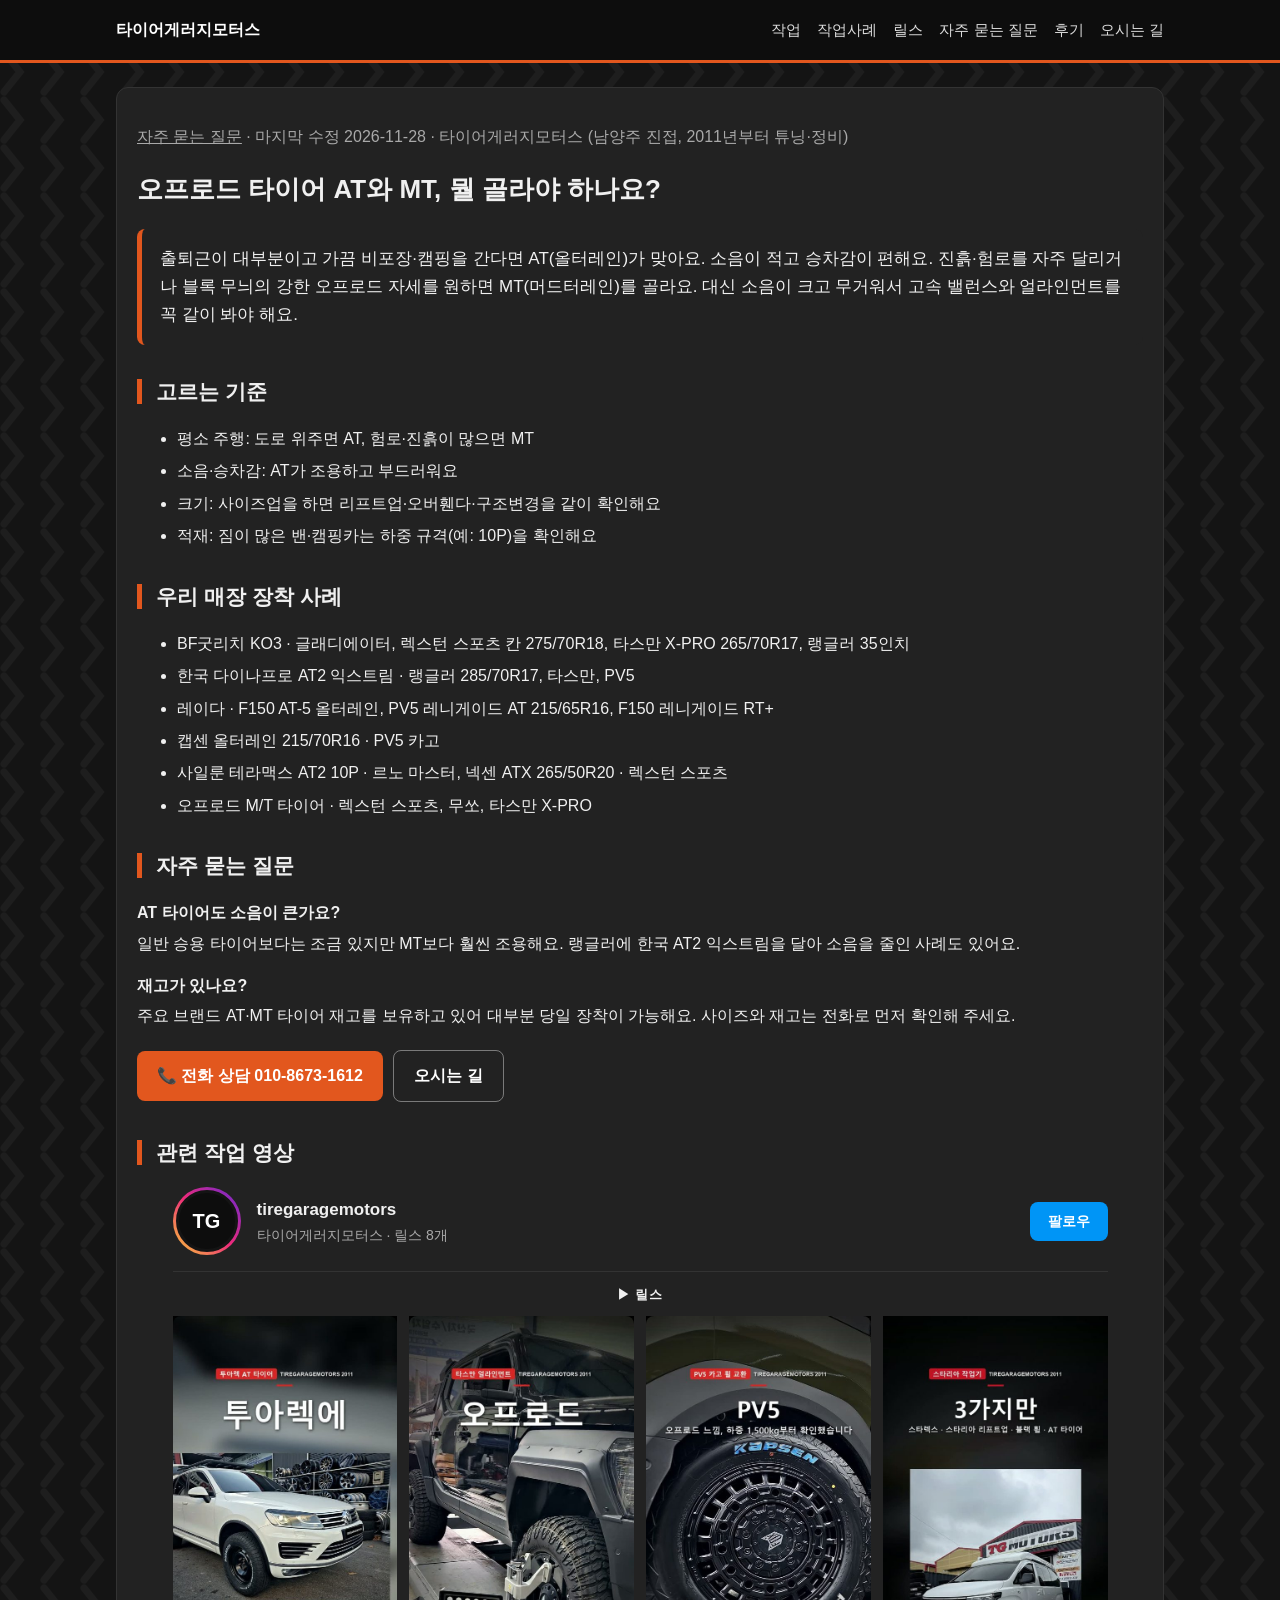
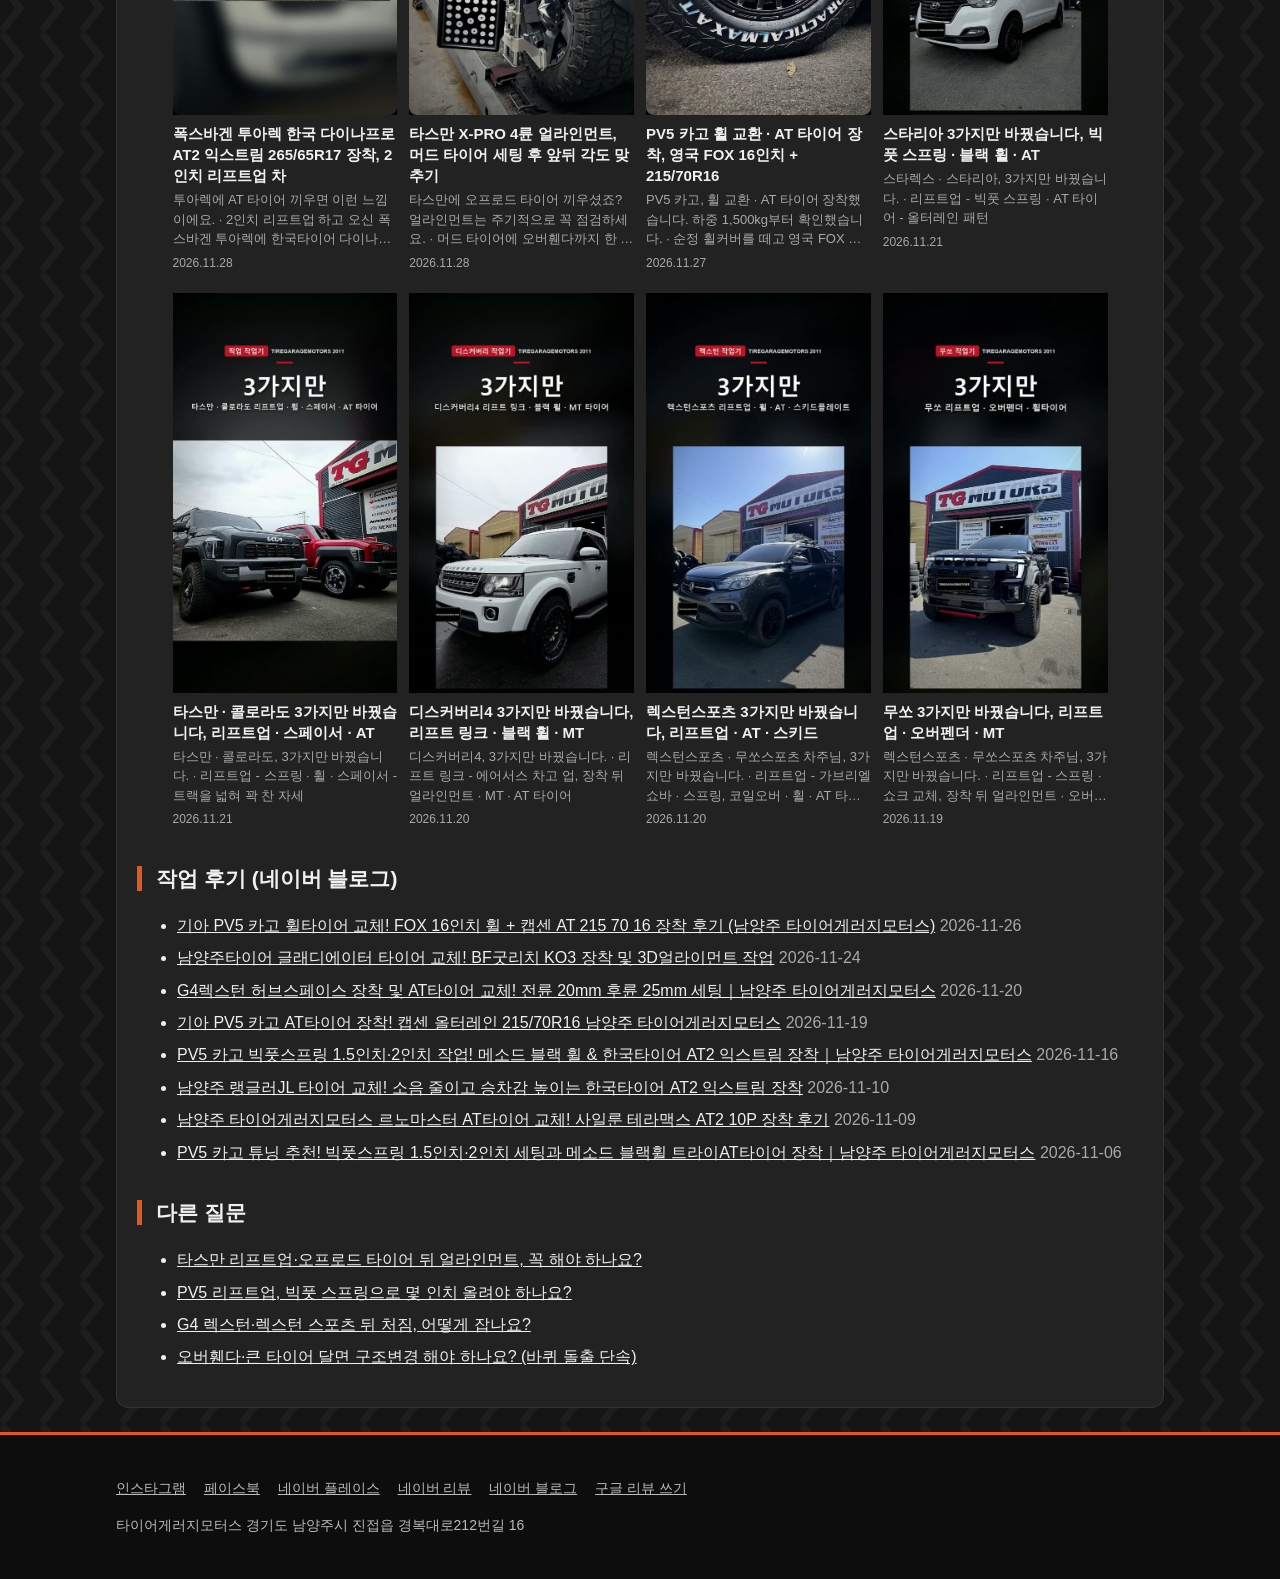
<file: guide/offroad-tire-at-mt.html>
<!doctype html>
<html lang="ko"><head>
<meta charset="utf-8"><meta name="viewport" content="width=device-width,initial-scale=1">
<title>오프로드 타이어 AT와 MT, 뭘 골라야 하나요? | 타이어게러지모터스</title>
<meta name="description" content="올터레인(AT)과 머드터레인(MT) 오프로드 타이어 차이와 고르는 기준. BF굿리치 KO3, 한국 다이나프로 AT2 익스트림, 레이다, 캡센 등 남양주 타이어게러지모터스 장착 사례로 정리했습니다.">
<meta name="keywords" content="남양주타이어, 구리타이어, 다산타이어, 별내타이어, 수입차타이어, 랭글러튜닝, 오프로드타이어, 리프트업, 오버휀다, 타이어교체, 휠얼라인먼트, 남양주튜닝, 오프로드튜닝, 튜닝정비, 타이어게러지모터스2011">
<link rel="canonical" href="https://tiregaragemotors2011.com/guide/offroad-tire-at-mt.html">
<meta property="og:type" content="website"><meta property="og:title" content="오프로드 타이어 AT와 MT, 뭘 골라야 하나요? | 타이어게러지모터스">
<meta property="og:description" content="올터레인(AT)과 머드터레인(MT) 오프로드 타이어 차이와 고르는 기준. BF굿리치 KO3, 한국 다이나프로 AT2 익스트림, 레이다, 캡센 등 남양주 타이어게러지모터스 장착 사례로 정리했습니다."><meta property="og:image" content="https://tiregaragemotors2011.com/og.jpg">
<meta property="og:locale" content="ko_KR">
<link rel="alternate" type="application/rss+xml" title="타이어게러지모터스" href="../rss.xml">
<script type="application/ld+json">[{"@context": "https://schema.org", "@type": ["TireShop", "AutoRepair"], "name": "타이어게러지모터스", "alternateName": "Tire Garage Motors", "description": "타이어게러지모터스는 2011년부터 15년간 튜닝과 정비 한 길만 걸어온 남양주 진접의 튜닝·정비 전문업체입니다. 온로드와 오프로드를 가리지 않고 수많은 차량을 직접 세팅해 온 경험으로, 차량 용도와 주행 스타일에 맞는 타이어와 하체 세팅을 제안해 드립니다. 국내외 주요 브랜드 타이어 재고를 넉넉히 보유해 대부분 당일 장착이 가능합니다.", "sameAs": ["https://www.instagram.com/tiregaragemotors/", "https://www.facebook.com/profile.php?id=100068261047558", "https://m.place.naver.com/place/1485920143/home", "https://blog.naver.com/tg_shop", "https://blog.naver.com/tiregarage", "https://blog.naver.com/wowlee1216"], "areaServed": ["남양주", "구리", "의정부", "다산", "별내", "진접", "서울 동북부"], "url": "https://tiregaragemotors2011.com", "image": "https://tiregaragemotors2011.com/og.jpg", "telephone": "010-8673-1612", "address": {"@type": "PostalAddress", "streetAddress": "경기도 남양주시 진접읍 경복대로212번길 16", "addressLocality": "남양주시", "addressRegion": "경기도", "postalCode": "", "addressCountry": "KR"}, "geo": {"@type": "GeoCoordinates", "latitude": "37.7165941", "longitude": "127.2050751"}, "foundingDate": "2011"}, [{"@context": "https://schema.org", "@type": "FAQPage", "mainEntity": [{"@type": "Question", "name": "오프로드 타이어 AT와 MT, 뭘 골라야 하나요?", "acceptedAnswer": {"@type": "Answer", "text": "출퇴근이 대부분이고 가끔 비포장·캠핑을 간다면 AT(올터레인)가 맞아요. 소음이 적고 승차감이 편해요. 진흙·험로를 자주 달리거나 블록 무늬의 강한 오프로드 자세를 원하면 MT(머드터레인)를 골라요. 대신 소음이 크고 무거워서 고속 밸런스와 얼라인먼트를 꼭 같이 봐야 해요."}}, {"@type": "Question", "name": "AT 타이어도 소음이 큰가요?", "acceptedAnswer": {"@type": "Answer", "text": "일반 승용 타이어보다는 조금 있지만 MT보다 훨씬 조용해요. 랭글러에 한국 AT2 익스트림을 달아 소음을 줄인 사례도 있어요."}}, {"@type": "Question", "name": "재고가 있나요?", "acceptedAnswer": {"@type": "Answer", "text": "주요 브랜드 AT·MT 타이어 재고를 보유하고 있어 대부분 당일 장착이 가능해요. 사이즈와 재고는 전화로 먼저 확인해 주세요."}}]}, {"@context": "https://schema.org", "@type": "Article", "headline": "오프로드 타이어 AT와 MT, 뭘 골라야 하나요?", "description": "올터레인(AT)과 머드터레인(MT) 오프로드 타이어 차이와 고르는 기준. BF굿리치 KO3, 한국 다이나프로 AT2 익스트림, 레이다, 캡센 등 남양주 타이어게러지모터스 장착 사례로 정리했습니다.", "dateModified": "2026-11-28", "author": {"@type": "Organization", "name": "타이어게러지모터스", "url": "https://tiregaragemotors2011.com"}, "publisher": {"@type": "Organization", "name": "타이어게러지모터스"}}]]</script>
<style>
:root{--bg:#141414;--bg2:#1b1b1b;--card:#222;--ink:#f0f0f0;--muted:#a9a9a9;--line:#333;--accent:#e2571e;--dark:#0d0d0d}
*{box-sizing:border-box}body{margin:0;background:var(--bg) url("data:image/svg+xml,%3Csvg xmlns='http://www.w3.org/2000/svg' width='80' height='48' viewBox='0 0 80 48'%3E%3Cg fill='none' stroke='%23ffffff' stroke-opacity='.045' stroke-width='7' stroke-linecap='round'%3E%3Cpath d='M4 4 L20 24 L4 44'/%3E%3Cpath d='M44 4 L60 24 L44 44'/%3E%3C/g%3E%3C/svg%3E");color:var(--ink);font-family:"Pretendard","Apple SD Gothic Neo","Malgun Gothic",sans-serif;line-height:1.65}
a{color:inherit}img{max-width:100%;display:block}
.wrap{max-width:1080px;margin:0 auto;padding:0 16px}
header.top{background:var(--dark);color:#fff}
header.top .wrap{display:flex;justify-content:space-between;align-items:center;height:60px}
header.top a{text-decoration:none;font-weight:700}
header.top nav a{font-weight:500;margin-left:16px;opacity:.85;font-size:15px}
@media(max-width:600px){header.top .wrap{flex-direction:column;align-items:flex-start;justify-content:center;height:auto;padding-top:10px;padding-bottom:8px}header.top nav a{margin:0 12px 0 0;font-size:14px}}
.hero{background:var(--dark) center/cover no-repeat;color:#fff;padding:96px 0 104px;text-shadow:0 2px 8px #000a}
.hero h1{font-size:clamp(28px,6vw,44px);margin:0 0 10px;line-height:1.25}
.hero p{margin:0 0 24px;opacity:.85;font-size:17px}
.btn{display:inline-block;padding:12px 20px;border-radius:8px;background:var(--accent);color:#fff;text-decoration:none;font-weight:700;margin:4px 6px 4px 0}
.btn.ghost{background:transparent;border:1px solid #fff6}
.calls{margin:16px 0 4px}
section{padding:56px 0}section:nth-of-type(even){background:linear-gradient(#1b1b1bee,#1b1b1bee)}
h2{font-size:26px;margin:0 0 22px;padding-left:14px;border-left:5px solid var(--accent);line-height:1.2}
header.top{border-bottom:3px solid var(--accent)}
.grid{display:grid;gap:16px;grid-template-columns:repeat(auto-fill,minmax(240px,1fr))}
.card{background:var(--card);border:1px solid var(--line);border-top:3px solid var(--accent);border-radius:12px;padding:20px}
.card h3{margin:0 0 6px;font-size:18px}.card p{margin:0;color:var(--muted)}
.posts{display:grid;gap:12px;grid-template-columns:repeat(auto-fill,minmax(160px,1fr))}
.posts a{display:block;background:var(--card);border:1px solid var(--line);border-radius:10px;overflow:hidden;text-decoration:none;transition:transform .15s,border-color .15s}
.posts a:hover{transform:translateY(-3px);border-color:var(--accent)}
.posts img{aspect-ratio:4/5;object-fit:cover;width:100%}
.posts span{display:block;padding:8px 10px;font-size:14px;line-height:1.4;height:3.6em;overflow:hidden}
.info dt{font-weight:700;margin-top:12px}.info dd{margin:2px 0 0}
.map{width:100%;height:320px;border:0;border-radius:12px}
footer{background:var(--dark);border-top:3px solid var(--accent);color:#bbb;padding:28px 0;font-size:14px}footer a{margin-right:14px}
article{background:var(--card);border:1px solid var(--line);border-radius:12px;padding:20px;margin:24px 0}
article img{border-radius:8px;margin:0 auto 16px}
article .body{white-space:pre-line}.tags{color:var(--muted);font-size:14px}
.muted{color:var(--muted)}
.blog a{display:block;text-decoration:none}.blog a:hover .card{border-color:var(--accent)}
.blog small{color:var(--accent);font-weight:700}.blog h3{font-size:16px;line-height:1.45}
.blog p{font-size:14px;margin-top:6px;display:-webkit-box;-webkit-line-clamp:3;-webkit-box-orient:vertical;overflow:hidden}
.ig{max-width:935px;margin:0 auto}
.ig-head{display:flex;align-items:center;gap:16px;margin-bottom:16px}
.ig-av{flex:none;width:68px;height:68px;border-radius:50%;padding:3px;background:linear-gradient(45deg,#f9ce34,#ee2a7b,#6228d7)}
.ig-av span{display:flex;align-items:center;justify-content:center;width:100%;height:100%;border-radius:50%;background:var(--dark);border:3px solid var(--bg);font-weight:800;font-size:20px;color:#fff}
.ig-name{font-weight:700;font-size:17px}.ig-sub{color:var(--muted);font-size:14px}
.ig-follow{margin-left:auto;background:#0095f6;color:#fff;text-decoration:none;font-weight:700;font-size:14px;padding:8px 18px;border-radius:8px;white-space:nowrap}
.ig-tab{border-top:1px solid var(--line);text-align:center;font-size:13px;font-weight:700;letter-spacing:1px;padding:12px 0 10px}
.reels{display:grid;grid-template-columns:repeat(3,1fr);gap:3px}
@media(min-width:700px){.reels{grid-template-columns:repeat(4,1fr)}}
.reels a{position:relative;display:block;aspect-ratio:9/16;background:#000;overflow:hidden}
.reels img{width:100%;height:100%;object-fit:cover;transition:opacity .15s}.reels a:hover img{opacity:.8}
.reels span{position:absolute;left:8px;bottom:6px;color:#fff;font-size:14px;font-weight:700;text-shadow:0 1px 4px #000}
.reel-modal{position:fixed;inset:0;background:#000d;display:none;align-items:center;justify-content:center;z-index:50;flex-direction:column;gap:10px}
.reel-modal.on{display:flex}.reel-modal iframe{width:min(400px,94vw);height:min(720px,80vh);border:0;border-radius:12px;background:#fff}
.reel-modal button{position:absolute;top:10px;right:14px;background:none;border:0;color:#fff;font-size:36px;cursor:pointer}
.reel-modal a{color:#fff;font-size:14px}
.reels.full{grid-template-columns:repeat(2,1fr);gap:18px 12px}
@media(min-width:700px){.reels.full{grid-template-columns:repeat(4,1fr)}}
.reels .rc h3{font-size:15px;line-height:1.4;margin:8px 0 4px}
.reels .rc p{font-size:13px;line-height:1.5;color:var(--muted);margin:0;display:-webkit-box;-webkit-line-clamp:3;-webkit-box-orient:vertical;overflow:hidden}
.reels .rc time{font-size:12px;color:var(--muted)}
.guide-list a{display:block;text-decoration:none}.guide-list a:hover .card{border-color:var(--accent)}
.answer{background:var(--card);border-left:5px solid var(--accent);border-radius:8px;padding:16px 18px;font-size:17px}
.guide h2{font-size:21px;margin-top:34px}.guide li{margin:6px 0}.guide .faq dt{font-weight:700;margin-top:16px}.guide .faq dd{margin:4px 0 0}
.navbtns{margin-top:20px}.navbtns .btn{background:#03c75a}.navbtns .btn.google{background:#1a73e8}.navbtns .btn.line{background:transparent;color:var(--ink);border:1px solid var(--line)}
</style>
</head><body>
<header class="top"><div class="wrap"><a href="../index.html">타이어게러지모터스</a>
<nav><a href="../index.html#services">작업</a><a href="../posts/index.html">작업사례</a><a href="../reels/index.html">릴스</a><a href="../guide/index.html">자주 묻는 질문</a><a href="../index.html#reviews">후기</a><a href="../index.html#contact">오시는 길</a></nav></div></header>
<div class="wrap"><article class="guide">
<p class="muted"><a href="index.html">자주 묻는 질문</a> · 마지막 수정 2026-11-28 · 타이어게러지모터스 (남양주 진접, 2011년부터 튜닝·정비)</p>
<h1 style="font-size:26px;line-height:1.35">오프로드 타이어 AT와 MT, 뭘 골라야 하나요?</h1>
<div class="answer">출퇴근이 대부분이고 가끔 비포장·캠핑을 간다면 AT(올터레인)가 맞아요. 소음이 적고 승차감이 편해요. 진흙·험로를 자주 달리거나 블록 무늬의 강한 오프로드 자세를 원하면 MT(머드터레인)를 골라요. 대신 소음이 크고 무거워서 고속 밸런스와 얼라인먼트를 꼭 같이 봐야 해요.</div>
<h2>고르는 기준</h2><ul><li>평소 주행: 도로 위주면 AT, 험로·진흙이 많으면 MT</li><li>소음·승차감: AT가 조용하고 부드러워요</li><li>크기: 사이즈업을 하면 리프트업·오버휀다·구조변경을 같이 확인해요</li><li>적재: 짐이 많은 밴·캠핑카는 하중 규격(예: 10P)을 확인해요</li></ul><h2>우리 매장 장착 사례</h2><ul><li>BF굿리치 KO3 · 글래디에이터, 렉스턴 스포츠 칸 275/70R18, 타스만 X-PRO 265/70R17, 랭글러 35인치</li><li>한국 다이나프로 AT2 익스트림 · 랭글러 285/70R17, 타스만, PV5</li><li>레이다 · F150 AT-5 올터레인, PV5 레니게이드 AT 215/65R16, F150 레니게이드 RT+</li><li>캡센 올터레인 215/70R16 · PV5 카고</li><li>사일룬 테라맥스 AT2 10P · 르노 마스터, 넥센 ATX 265/50R20 · 렉스턴 스포츠</li><li>오프로드 M/T 타이어 · 렉스턴 스포츠, 무쏘, 타스만 X-PRO</li></ul><h2>자주 묻는 질문</h2><dl class="faq"><dt>AT 타이어도 소음이 큰가요?</dt><dd>일반 승용 타이어보다는 조금 있지만 MT보다 훨씬 조용해요. 랭글러에 한국 AT2 익스트림을 달아 소음을 줄인 사례도 있어요.</dd><dt>재고가 있나요?</dt><dd>주요 브랜드 AT·MT 타이어 재고를 보유하고 있어 대부분 당일 장착이 가능해요. 사이즈와 재고는 전화로 먼저 확인해 주세요.</dd></dl><p><a class="btn" href="tel:010-8673-1612">📞 전화 상담 010-8673-1612</a> <a class="btn ghost" href="../index.html#contact">오시는 길</a></p><h2>관련 작업 영상</h2><div class="ig"><div class="ig-head"><div class="ig-av"><span>TG</span></div>
<div><div class="ig-name">tiregaragemotors</div><div class="ig-sub">타이어게러지모터스 · 릴스 8개</div></div><a class="ig-follow" href="https://www.instagram.com/tiregaragemotors/" target="_blank" rel="noopener">팔로우</a></div>
<div class="ig-tab">▶ 릴스</div><div class="reels full"><div class="rc"><a href="https://www.instagram.com/reel/DgR5yZ0P8jo/" data-code="DgR5yZ0P8jo" target="_blank" rel="noopener" title="폭스바겐 투아렉 한국 다이나프로 AT2 익스트림 265/65R17 장착, 2인치 리프트업 차"><img src="../images/reel_DgR5yZ0P8jo.jpg" alt="폭스바겐 투아렉 한국 다이나프로 AT2 익스트림 265/65R17 장착, 2인치 리프트업 차 - 타이어게러지모터스 릴스" loading="lazy"></a><h3>폭스바겐 투아렉 한국 다이나프로 AT2 익스트림 265/65R17 장착, 2인치 리프트업 차</h3><p>투아렉에 AT 타이어 끼우면 이런 느낌이에요. · 2인치 리프트업 하고 오신 폭스바겐 투아렉에 한국타이어 다이나프로 AT2 익스트림 265/65R17을 달았습니다. · 흰 글씨 사이드월이 블랙 휠이랑 잘 어울리죠. 리프트업 해 둔 차라 AT 타이어를 끼우니 오프로드 느낌이 확 살아요.</p><time datetime="2026-11-28">2026.11.28</time></div><div class="rc"><a href="https://www.instagram.com/reel/DgQvceDJLHp/" data-code="DgQvceDJLHp" target="_blank" rel="noopener" title="타스만 X-PRO 4륜 얼라인먼트, 머드 타이어 세팅 후 앞뒤 각도 맞추기"><img src="../images/reel_DgQvceDJLHp.jpg" alt="타스만 X-PRO 4륜 얼라인먼트, 머드 타이어 세팅 후 앞뒤 각도 맞추기 - 타이어게러지모터스 릴스" loading="lazy"></a><h3>타스만 X-PRO 4륜 얼라인먼트, 머드 타이어 세팅 후 앞뒤 각도 맞추기</h3><p>타스만에 오프로드 타이어 끼우셨죠? 얼라인먼트는 주기적으로 꼭 점검하세요. · 머드 타이어에 오버휀다까지 한 타스만 X-PRO, 네 바퀴 각도를 전부 다시 쟀습니다. · 3D 얼라인먼트로 네 바퀴를 한 번에 잽니다. 타이어가 커지면 바퀴 각도도 같이 틀어져요.</p><time datetime="2026-11-28">2026.11.28</time></div><div class="rc"><a href="https://www.instagram.com/reel/DgOJvLgMAQK/" data-code="DgOJvLgMAQK" target="_blank" rel="noopener" title="PV5 카고 휠 교환 · AT 타이어 장착, 영국 FOX 16인치 + 215/70R16"><img src="../images/reel_DgOJvLgMAQK.jpg" alt="PV5 카고 휠 교환 · AT 타이어 장착, 영국 FOX 16인치 + 215/70R16 - 타이어게러지모터스 릴스" loading="lazy"></a><h3>PV5 카고 휠 교환 · AT 타이어 장착, 영국 FOX 16인치 + 215/70R16</h3><p>PV5 카고, 휠 교환 · AT 타이어 장착했습니다. 하중 1,500kg부터 확인했습니다. · 순정 휠커버를 떼고 영국 FOX 정품 휠로 교환, AT 타이어를 장착한 PV5 카고입니다. 차는 그대로, 휠 · 타이어만 바꿨습니다. · FOX 정품 휠 - 1996년부터 이어온 영국 휠 브랜드. 16인치 무…</p><time datetime="2026-11-27">2026.11.27</time></div><div class="rc"><a href="https://www.instagram.com/reel/DgAIHuoj2Ym/" data-code="DgAIHuoj2Ym" target="_blank" rel="noopener" title="스타리아 3가지만 바꿨습니다, 빅풋 스프링 · 블랙 휠 · AT"><img src="../images/reel_DgAIHuoj2Ym.jpg" alt="스타리아 3가지만 바꿨습니다, 빅풋 스프링 · 블랙 휠 · AT - 타이어게러지모터스 릴스" loading="lazy"></a><h3>스타리아 3가지만 바꿨습니다, 빅풋 스프링 · 블랙 휠 · AT</h3><p>스타렉스 · 스타리아, 3가지만 바꿨습니다. · 리프트업 - 빅풋 스프링 · AT 타이어 - 올터레인 패턴</p><time datetime="2026-11-21">2026.11.21</time></div><div class="rc"><a href="https://www.instagram.com/reel/Df_Nvr_HMLS/" data-code="Df_Nvr_HMLS" target="_blank" rel="noopener" title="타스만 · 콜로라도 3가지만 바꿨습니다, 리프트업 · 스페이서 · AT"><img src="../images/reel_Df_Nvr_HMLS.jpg" alt="타스만 · 콜로라도 3가지만 바꿨습니다, 리프트업 · 스페이서 · AT - 타이어게러지모터스 릴스" loading="lazy"></a><h3>타스만 · 콜로라도 3가지만 바꿨습니다, 리프트업 · 스페이서 · AT</h3><p>타스만 · 콜로라도, 3가지만 바꿨습니다. · 리프트업 - 스프링 · 휠 · 스페이서 - 트랙을 넓혀 꽉 찬 자세</p><time datetime="2026-11-21">2026.11.21</time></div><div class="rc"><a href="https://www.instagram.com/reel/Df9jZZnAezo/" data-code="Df9jZZnAezo" target="_blank" rel="noopener" title="디스커버리4 3가지만 바꿨습니다, 리프트 링크 · 블랙 휠 · MT"><img src="../images/reel_Df9jZZnAezo.jpg" alt="디스커버리4 3가지만 바꿨습니다, 리프트 링크 · 블랙 휠 · MT - 타이어게러지모터스 릴스" loading="lazy"></a><h3>디스커버리4 3가지만 바꿨습니다, 리프트 링크 · 블랙 휠 · MT</h3><p>디스커버리4, 3가지만 바꿨습니다. · 리프트 링크 - 에어서스 차고 업, 장착 뒤 얼라인먼트 · MT · AT 타이어</p><time datetime="2026-11-20">2026.11.20</time></div><div class="rc"><a href="https://www.instagram.com/reel/Df8o9V3kX_h/" data-code="Df8o9V3kX_h" target="_blank" rel="noopener" title="렉스턴스포츠 3가지만 바꿨습니다, 리프트업 · AT · 스키드"><img src="../images/reel_Df8o9V3kX_h.jpg" alt="렉스턴스포츠 3가지만 바꿨습니다, 리프트업 · AT · 스키드 - 타이어게러지모터스 릴스" loading="lazy"></a><h3>렉스턴스포츠 3가지만 바꿨습니다, 리프트업 · AT · 스키드</h3><p>렉스턴스포츠 · 무쏘스포츠 차주님, 3가지만 바꿨습니다. · 리프트업 - 가브리엘 쇼바 · 스프링, 코일오버 · 휠 · AT 타이어 - 블랙 휠 + 올터레인</p><time datetime="2026-11-20">2026.11.20</time></div><div class="rc"><a href="https://www.instagram.com/reel/Df7Fts3AXnd/" data-code="Df7Fts3AXnd" target="_blank" rel="noopener" title="무쏘 3가지만 바꿨습니다, 리프트업 · 오버펜더 · MT"><img src="../images/reel_Df7Fts3AXnd.jpg" alt="무쏘 3가지만 바꿨습니다, 리프트업 · 오버펜더 · MT - 타이어게러지모터스 릴스" loading="lazy"></a><h3>무쏘 3가지만 바꿨습니다, 리프트업 · 오버펜더 · MT</h3><p>렉스턴스포츠 · 무쏘스포츠 차주님, 3가지만 바꿨습니다. · 리프트업 - 스프링 · 쇼크 교체, 장착 뒤 얼라인먼트 · 오버펜더 - 휠하우스를 넓혀 큰 타이어도 여유 있게</p><time datetime="2026-11-19">2026.11.19</time></div></div></div>
<div class="reel-modal" id="reelModal"><button aria-label="닫기">×</button><iframe title="인스타그램 릴스" allow="autoplay; encrypted-media" allowfullscreen></iframe><a target="_blank" rel="noopener">인스타그램에서 보기 ›</a></div>
<script>(function(){var m=document.getElementById('reelModal'),f=m.querySelector('iframe'),l=m.querySelector('a');
function close(){m.classList.remove('on');f.src='about:blank'}
document.querySelectorAll('.reels a').forEach(function(a){a.addEventListener('click',function(e){e.preventDefault();
f.src='https://www.instagram.com/reel/'+a.dataset.code+'/embed/captioned/';l.href=a.href;m.classList.add('on')})});
m.addEventListener('click',function(e){if(e.target!==f&&e.target!==l)close()});document.addEventListener('keydown',function(e){if(e.key==='Escape')close()})})();</script><h2>작업 후기 (네이버 블로그)</h2><ul><li><a href="https://blog.naver.com/tg_shop/224493309541" target="_blank" rel="noopener">기아 PV5 카고 휠타이어 교체! FOX 16인치 휠 + 캡센 AT 215 70 16 장착 후기 (남양주 타이어게러지모터스)</a> <span class="muted">2026-11-26</span></li><li><a href="https://blog.naver.com/tg_shop/224490153617" target="_blank" rel="noopener">남양주타이어 글래디에이터 타이어 교체! BF굿리치 KO3 장착 및 3D얼라이먼트 작업</a> <span class="muted">2026-11-24</span></li><li><a href="https://blog.naver.com/tg_shop/224484744468" target="_blank" rel="noopener">G4렉스턴 허브스페이스 장착 및 AT타이어 교체! 전륜 20mm 후륜 25mm 세팅｜남양주 타이어게러지모터스</a> <span class="muted">2026-11-20</span></li><li><a href="https://blog.naver.com/tg_shop/224483416545" target="_blank" rel="noopener">기아 PV5 카고 AT타이어 장착! 캡센 올터레인 215/70R16 남양주 타이어게러지모터스</a> <span class="muted">2026-11-19</span></li><li><a href="https://blog.naver.com/tg_shop/224479197012" target="_blank" rel="noopener">PV5 카고 빅풋스프링 1.5인치·2인치 작업! 메소드 블랙 휠 &amp; 한국타이어 AT2 익스트림 장착｜남양주 타이어게러지모터스</a> <span class="muted">2026-11-16</span></li><li><a href="https://blog.naver.com/tg_shop/224471705397" target="_blank" rel="noopener">남양주 랭글러JL 타이어 교체! 소음 줄이고 승차감 높이는 한국타이어 AT2 익스트림 장착</a> <span class="muted">2026-11-10</span></li><li><a href="https://blog.naver.com/tg_shop/224470523874" target="_blank" rel="noopener">남양주 타이어게러지모터스 르노마스터 AT타이어 교체! 사일룬 테라맥스 AT2 10P 장착 후기</a> <span class="muted">2026-11-09</span></li><li><a href="https://blog.naver.com/tg_shop/224467316840" target="_blank" rel="noopener">PV5 카고 튜닝 추천! 빅풋스프링 1.5인치·2인치 세팅과 메소드 블랙휠 트라이AT타이어 장착｜남양주 타이어게러지모터스</a> <span class="muted">2026-11-06</span></li></ul><h2>다른 질문</h2><ul><li><a href="tasman-liftup-alignment.html">타스만 리프트업·오프로드 타이어 뒤 얼라인먼트, 꼭 해야 하나요?</a></li><li><a href="pv5-bigfoot-spring-liftup.html">PV5 리프트업, 빅풋 스프링으로 몇 인치 올려야 하나요?</a></li><li><a href="rexton-rear-sag-fix.html">G4 렉스턴·렉스턴 스포츠 뒤 처짐, 어떻게 잡나요?</a></li><li><a href="overfender-structure-change.html">오버휀다·큰 타이어 달면 구조변경 해야 하나요? (바퀴 돌출 단속)</a></li></ul></article></div>
<footer><div class="wrap"><p><a href="https://www.instagram.com/tiregaragemotors/" rel="noopener" target="_blank">인스타그램</a> <a href="https://www.facebook.com/profile.php?id=100068261047558" rel="noopener" target="_blank">페이스북</a> <a href="https://m.place.naver.com/place/1485920143/home" rel="noopener" target="_blank">네이버 플레이스</a> <a href="https://m.place.naver.com/place/1485920143/review/visitor" rel="noopener" target="_blank">네이버 리뷰</a> <a href="https://blog.naver.com/tg_shop" rel="noopener" target="_blank">네이버 블로그</a> <a href="https://search.google.com/local/writereview?placeid=ChIJURJwHrvJfDURxb4zpCA3Q0M" rel="noopener" target="_blank">구글 리뷰 쓰기</a></p><p>타이어게러지모터스 경기도 남양주시 진접읍 경복대로212번길 16</p></div></footer>
</body></html>
</file>
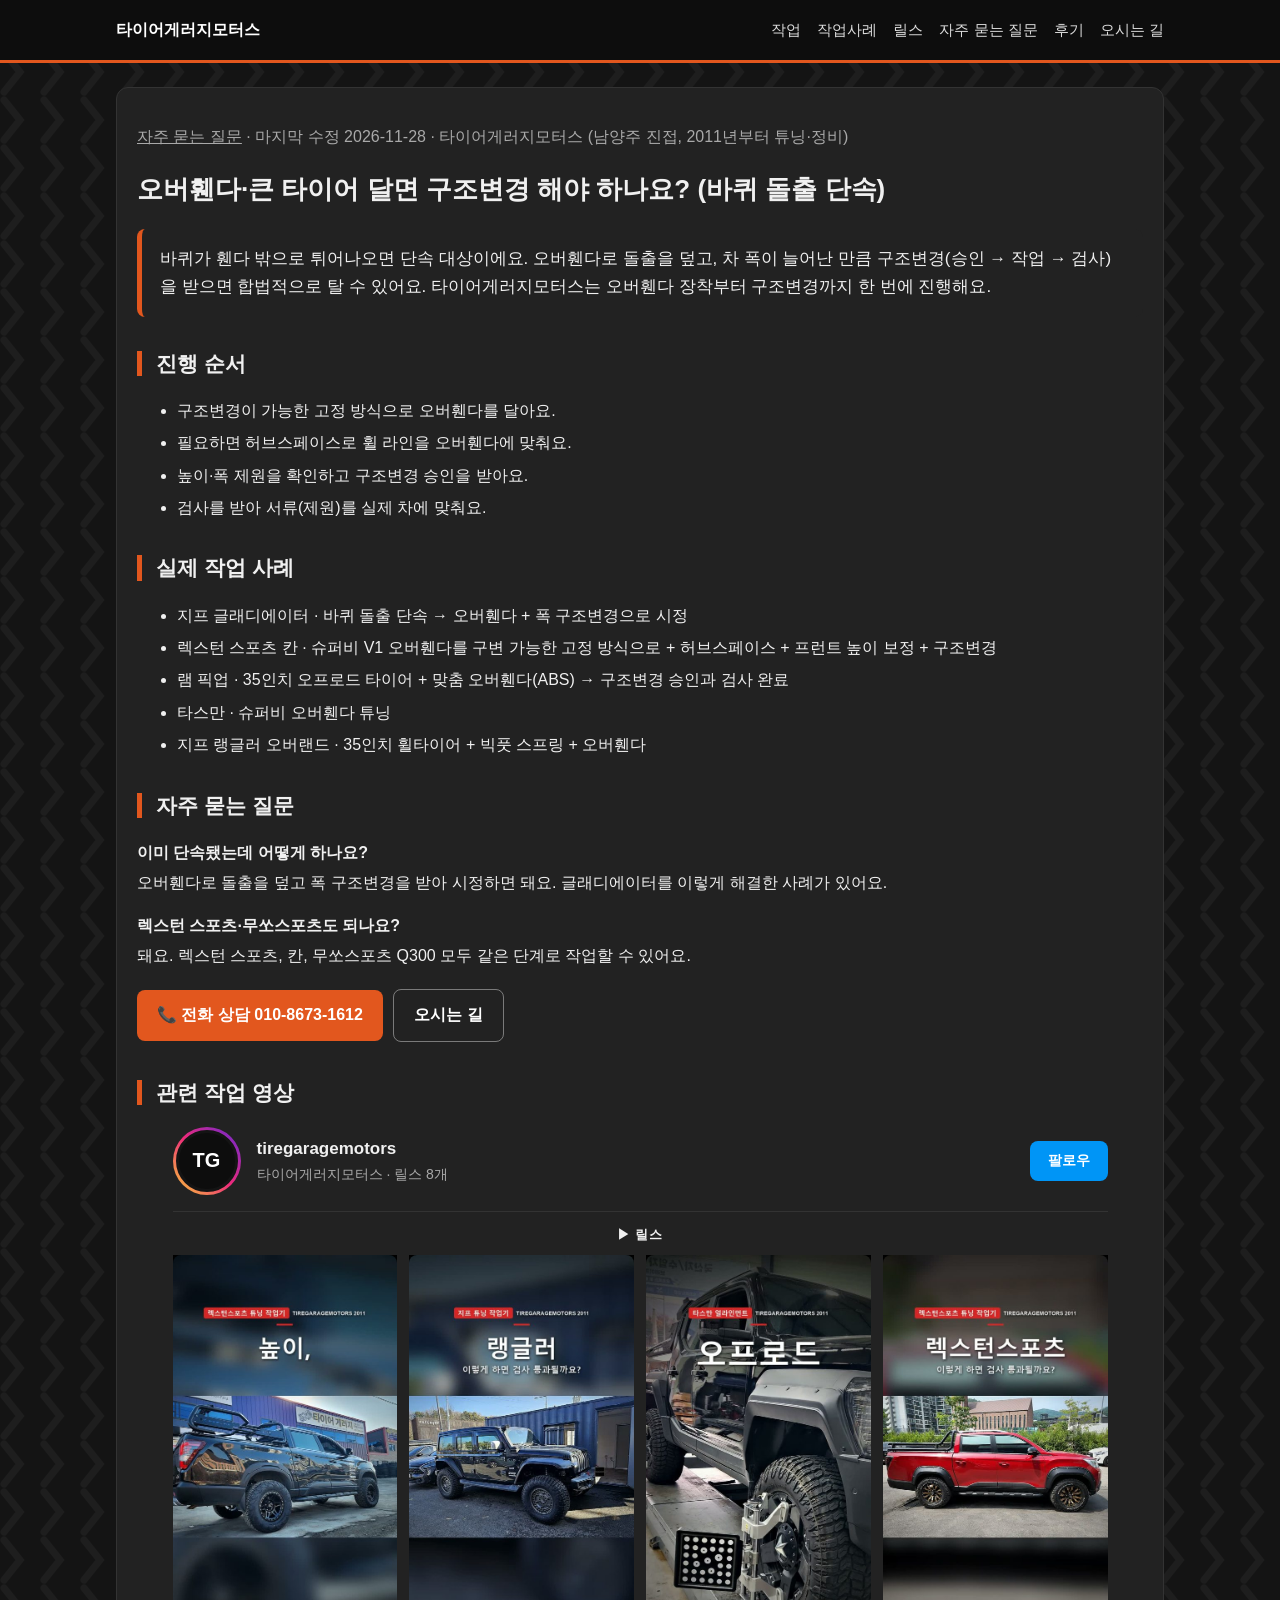
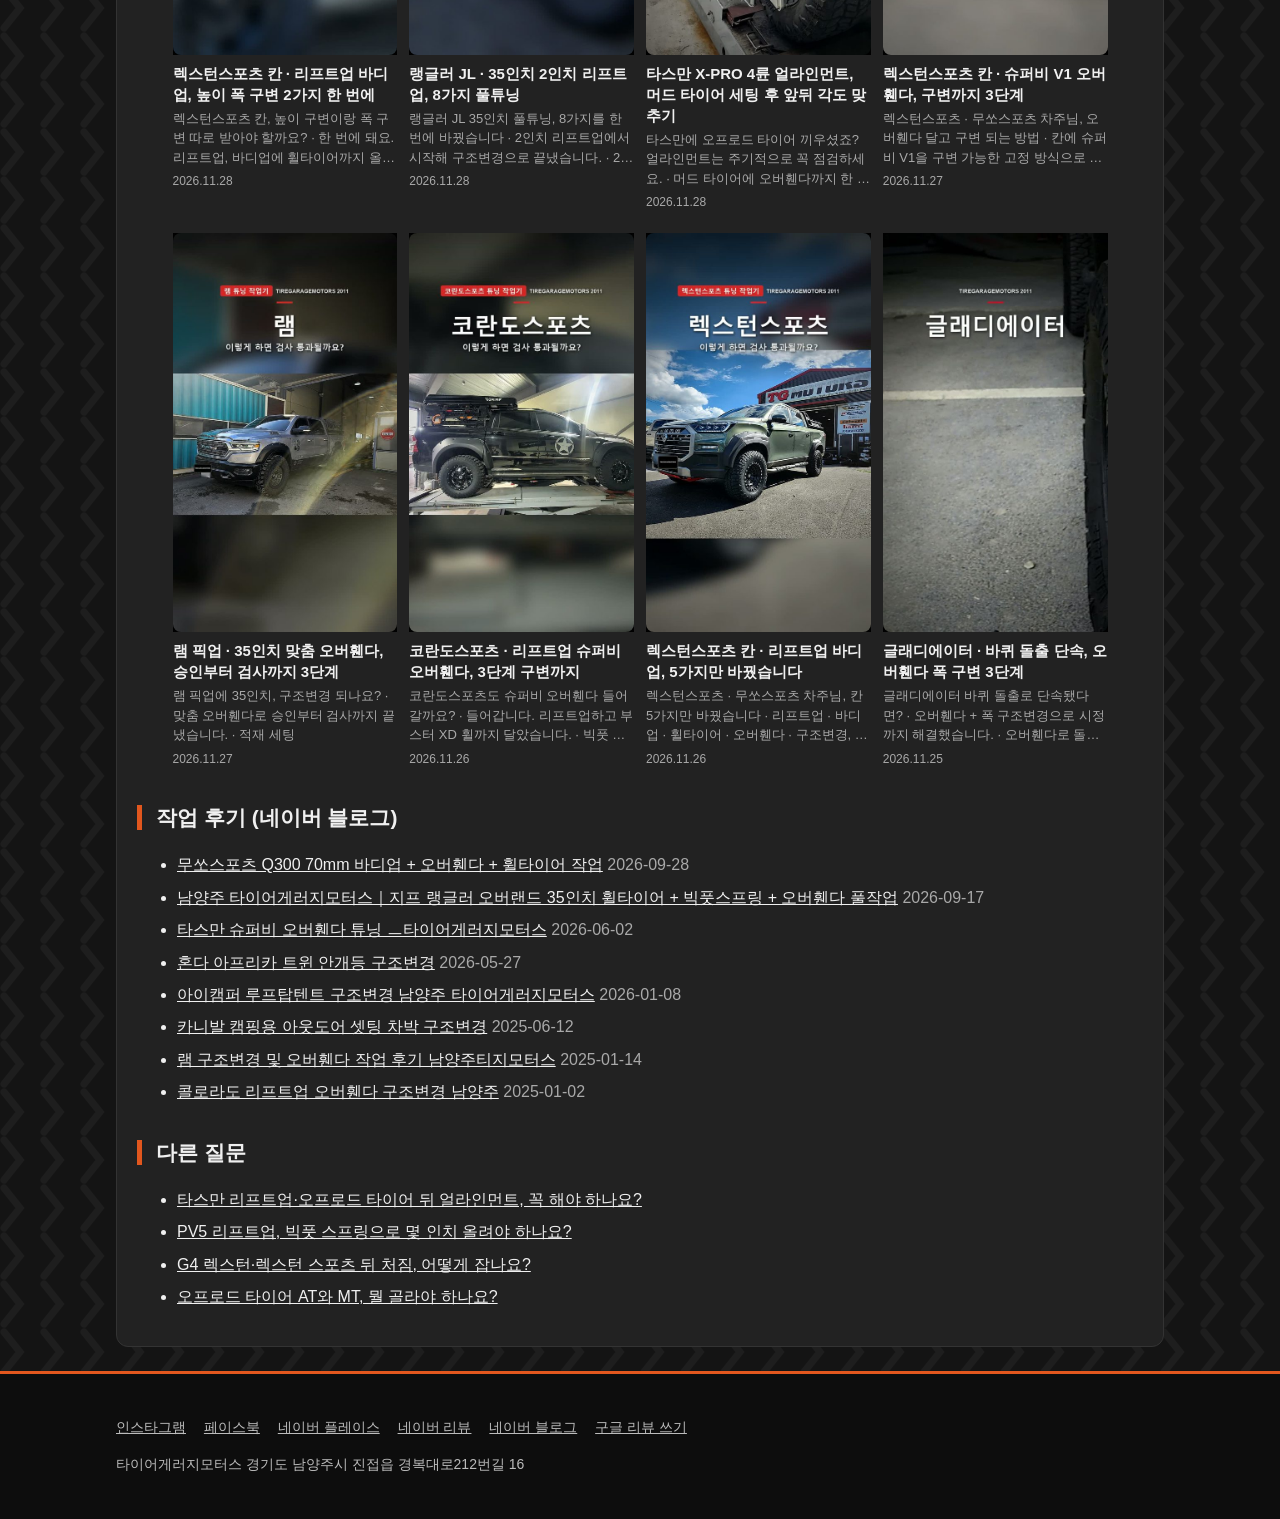
<file: guide/overfender-structure-change.html>
<!doctype html>
<html lang="ko"><head>
<meta charset="utf-8"><meta name="viewport" content="width=device-width,initial-scale=1">
<title>오버휀다·큰 타이어 달면 구조변경 해야 하나요? (바퀴 돌출 단속) | 타이어게러지모터스</title>
<meta name="description" content="큰 타이어나 마이너스 옵셋 휠로 바퀴가 휀다 밖으로 나오면 단속 대상입니다. 오버휀다 장착과 폭 구조변경으로 해결한 글래디에이터, 렉스턴 스포츠 칸, 램 픽업 사례를 정리했습니다.">
<meta name="keywords" content="남양주타이어, 구리타이어, 다산타이어, 별내타이어, 수입차타이어, 랭글러튜닝, 오프로드타이어, 리프트업, 오버휀다, 타이어교체, 휠얼라인먼트, 남양주튜닝, 오프로드튜닝, 튜닝정비, 타이어게러지모터스2011">
<link rel="canonical" href="https://tiregaragemotors2011.com/guide/overfender-structure-change.html">
<meta property="og:type" content="website"><meta property="og:title" content="오버휀다·큰 타이어 달면 구조변경 해야 하나요? (바퀴 돌출 단속) | 타이어게러지모터스">
<meta property="og:description" content="큰 타이어나 마이너스 옵셋 휠로 바퀴가 휀다 밖으로 나오면 단속 대상입니다. 오버휀다 장착과 폭 구조변경으로 해결한 글래디에이터, 렉스턴 스포츠 칸, 램 픽업 사례를 정리했습니다."><meta property="og:image" content="https://tiregaragemotors2011.com/og.jpg">
<meta property="og:locale" content="ko_KR">
<link rel="alternate" type="application/rss+xml" title="타이어게러지모터스" href="../rss.xml">
<script type="application/ld+json">[{"@context": "https://schema.org", "@type": ["TireShop", "AutoRepair"], "name": "타이어게러지모터스", "alternateName": "Tire Garage Motors", "description": "타이어게러지모터스는 2011년부터 15년간 튜닝과 정비 한 길만 걸어온 남양주 진접의 튜닝·정비 전문업체입니다. 온로드와 오프로드를 가리지 않고 수많은 차량을 직접 세팅해 온 경험으로, 차량 용도와 주행 스타일에 맞는 타이어와 하체 세팅을 제안해 드립니다. 국내외 주요 브랜드 타이어 재고를 넉넉히 보유해 대부분 당일 장착이 가능합니다.", "sameAs": ["https://www.instagram.com/tiregaragemotors/", "https://www.facebook.com/profile.php?id=100068261047558", "https://m.place.naver.com/place/1485920143/home", "https://blog.naver.com/tg_shop", "https://blog.naver.com/tiregarage", "https://blog.naver.com/wowlee1216"], "areaServed": ["남양주", "구리", "의정부", "다산", "별내", "진접", "서울 동북부"], "url": "https://tiregaragemotors2011.com", "image": "https://tiregaragemotors2011.com/og.jpg", "telephone": "010-8673-1612", "address": {"@type": "PostalAddress", "streetAddress": "경기도 남양주시 진접읍 경복대로212번길 16", "addressLocality": "남양주시", "addressRegion": "경기도", "postalCode": "", "addressCountry": "KR"}, "geo": {"@type": "GeoCoordinates", "latitude": "37.7165941", "longitude": "127.2050751"}, "foundingDate": "2011"}, [{"@context": "https://schema.org", "@type": "FAQPage", "mainEntity": [{"@type": "Question", "name": "오버휀다·큰 타이어 달면 구조변경 해야 하나요? (바퀴 돌출 단속)", "acceptedAnswer": {"@type": "Answer", "text": "바퀴가 휀다 밖으로 튀어나오면 단속 대상이에요. 오버휀다로 돌출을 덮고, 차 폭이 늘어난 만큼 구조변경(승인 → 작업 → 검사)을 받으면 합법적으로 탈 수 있어요. 타이어게러지모터스는 오버휀다 장착부터 구조변경까지 한 번에 진행해요."}}, {"@type": "Question", "name": "이미 단속됐는데 어떻게 하나요?", "acceptedAnswer": {"@type": "Answer", "text": "오버휀다로 돌출을 덮고 폭 구조변경을 받아 시정하면 돼요. 글래디에이터를 이렇게 해결한 사례가 있어요."}}, {"@type": "Question", "name": "렉스턴 스포츠·무쏘스포츠도 되나요?", "acceptedAnswer": {"@type": "Answer", "text": "돼요. 렉스턴 스포츠, 칸, 무쏘스포츠 Q300 모두 같은 단계로 작업할 수 있어요."}}]}, {"@context": "https://schema.org", "@type": "Article", "headline": "오버휀다·큰 타이어 달면 구조변경 해야 하나요? (바퀴 돌출 단속)", "description": "큰 타이어나 마이너스 옵셋 휠로 바퀴가 휀다 밖으로 나오면 단속 대상입니다. 오버휀다 장착과 폭 구조변경으로 해결한 글래디에이터, 렉스턴 스포츠 칸, 램 픽업 사례를 정리했습니다.", "dateModified": "2026-11-28", "author": {"@type": "Organization", "name": "타이어게러지모터스", "url": "https://tiregaragemotors2011.com"}, "publisher": {"@type": "Organization", "name": "타이어게러지모터스"}}]]</script>
<style>
:root{--bg:#141414;--bg2:#1b1b1b;--card:#222;--ink:#f0f0f0;--muted:#a9a9a9;--line:#333;--accent:#e2571e;--dark:#0d0d0d}
*{box-sizing:border-box}body{margin:0;background:var(--bg) url("data:image/svg+xml,%3Csvg xmlns='http://www.w3.org/2000/svg' width='80' height='48' viewBox='0 0 80 48'%3E%3Cg fill='none' stroke='%23ffffff' stroke-opacity='.045' stroke-width='7' stroke-linecap='round'%3E%3Cpath d='M4 4 L20 24 L4 44'/%3E%3Cpath d='M44 4 L60 24 L44 44'/%3E%3C/g%3E%3C/svg%3E");color:var(--ink);font-family:"Pretendard","Apple SD Gothic Neo","Malgun Gothic",sans-serif;line-height:1.65}
a{color:inherit}img{max-width:100%;display:block}
.wrap{max-width:1080px;margin:0 auto;padding:0 16px}
header.top{background:var(--dark);color:#fff}
header.top .wrap{display:flex;justify-content:space-between;align-items:center;height:60px}
header.top a{text-decoration:none;font-weight:700}
header.top nav a{font-weight:500;margin-left:16px;opacity:.85;font-size:15px}
@media(max-width:600px){header.top .wrap{flex-direction:column;align-items:flex-start;justify-content:center;height:auto;padding-top:10px;padding-bottom:8px}header.top nav a{margin:0 12px 0 0;font-size:14px}}
.hero{background:var(--dark) center/cover no-repeat;color:#fff;padding:96px 0 104px;text-shadow:0 2px 8px #000a}
.hero h1{font-size:clamp(28px,6vw,44px);margin:0 0 10px;line-height:1.25}
.hero p{margin:0 0 24px;opacity:.85;font-size:17px}
.btn{display:inline-block;padding:12px 20px;border-radius:8px;background:var(--accent);color:#fff;text-decoration:none;font-weight:700;margin:4px 6px 4px 0}
.btn.ghost{background:transparent;border:1px solid #fff6}
.calls{margin:16px 0 4px}
section{padding:56px 0}section:nth-of-type(even){background:linear-gradient(#1b1b1bee,#1b1b1bee)}
h2{font-size:26px;margin:0 0 22px;padding-left:14px;border-left:5px solid var(--accent);line-height:1.2}
header.top{border-bottom:3px solid var(--accent)}
.grid{display:grid;gap:16px;grid-template-columns:repeat(auto-fill,minmax(240px,1fr))}
.card{background:var(--card);border:1px solid var(--line);border-top:3px solid var(--accent);border-radius:12px;padding:20px}
.card h3{margin:0 0 6px;font-size:18px}.card p{margin:0;color:var(--muted)}
.posts{display:grid;gap:12px;grid-template-columns:repeat(auto-fill,minmax(160px,1fr))}
.posts a{display:block;background:var(--card);border:1px solid var(--line);border-radius:10px;overflow:hidden;text-decoration:none;transition:transform .15s,border-color .15s}
.posts a:hover{transform:translateY(-3px);border-color:var(--accent)}
.posts img{aspect-ratio:4/5;object-fit:cover;width:100%}
.posts span{display:block;padding:8px 10px;font-size:14px;line-height:1.4;height:3.6em;overflow:hidden}
.info dt{font-weight:700;margin-top:12px}.info dd{margin:2px 0 0}
.map{width:100%;height:320px;border:0;border-radius:12px}
footer{background:var(--dark);border-top:3px solid var(--accent);color:#bbb;padding:28px 0;font-size:14px}footer a{margin-right:14px}
article{background:var(--card);border:1px solid var(--line);border-radius:12px;padding:20px;margin:24px 0}
article img{border-radius:8px;margin:0 auto 16px}
article .body{white-space:pre-line}.tags{color:var(--muted);font-size:14px}
.muted{color:var(--muted)}
.blog a{display:block;text-decoration:none}.blog a:hover .card{border-color:var(--accent)}
.blog small{color:var(--accent);font-weight:700}.blog h3{font-size:16px;line-height:1.45}
.blog p{font-size:14px;margin-top:6px;display:-webkit-box;-webkit-line-clamp:3;-webkit-box-orient:vertical;overflow:hidden}
.ig{max-width:935px;margin:0 auto}
.ig-head{display:flex;align-items:center;gap:16px;margin-bottom:16px}
.ig-av{flex:none;width:68px;height:68px;border-radius:50%;padding:3px;background:linear-gradient(45deg,#f9ce34,#ee2a7b,#6228d7)}
.ig-av span{display:flex;align-items:center;justify-content:center;width:100%;height:100%;border-radius:50%;background:var(--dark);border:3px solid var(--bg);font-weight:800;font-size:20px;color:#fff}
.ig-name{font-weight:700;font-size:17px}.ig-sub{color:var(--muted);font-size:14px}
.ig-follow{margin-left:auto;background:#0095f6;color:#fff;text-decoration:none;font-weight:700;font-size:14px;padding:8px 18px;border-radius:8px;white-space:nowrap}
.ig-tab{border-top:1px solid var(--line);text-align:center;font-size:13px;font-weight:700;letter-spacing:1px;padding:12px 0 10px}
.reels{display:grid;grid-template-columns:repeat(3,1fr);gap:3px}
@media(min-width:700px){.reels{grid-template-columns:repeat(4,1fr)}}
.reels a{position:relative;display:block;aspect-ratio:9/16;background:#000;overflow:hidden}
.reels img{width:100%;height:100%;object-fit:cover;transition:opacity .15s}.reels a:hover img{opacity:.8}
.reels span{position:absolute;left:8px;bottom:6px;color:#fff;font-size:14px;font-weight:700;text-shadow:0 1px 4px #000}
.reel-modal{position:fixed;inset:0;background:#000d;display:none;align-items:center;justify-content:center;z-index:50;flex-direction:column;gap:10px}
.reel-modal.on{display:flex}.reel-modal iframe{width:min(400px,94vw);height:min(720px,80vh);border:0;border-radius:12px;background:#fff}
.reel-modal button{position:absolute;top:10px;right:14px;background:none;border:0;color:#fff;font-size:36px;cursor:pointer}
.reel-modal a{color:#fff;font-size:14px}
.reels.full{grid-template-columns:repeat(2,1fr);gap:18px 12px}
@media(min-width:700px){.reels.full{grid-template-columns:repeat(4,1fr)}}
.reels .rc h3{font-size:15px;line-height:1.4;margin:8px 0 4px}
.reels .rc p{font-size:13px;line-height:1.5;color:var(--muted);margin:0;display:-webkit-box;-webkit-line-clamp:3;-webkit-box-orient:vertical;overflow:hidden}
.reels .rc time{font-size:12px;color:var(--muted)}
.guide-list a{display:block;text-decoration:none}.guide-list a:hover .card{border-color:var(--accent)}
.answer{background:var(--card);border-left:5px solid var(--accent);border-radius:8px;padding:16px 18px;font-size:17px}
.guide h2{font-size:21px;margin-top:34px}.guide li{margin:6px 0}.guide .faq dt{font-weight:700;margin-top:16px}.guide .faq dd{margin:4px 0 0}
.navbtns{margin-top:20px}.navbtns .btn{background:#03c75a}.navbtns .btn.google{background:#1a73e8}.navbtns .btn.line{background:transparent;color:var(--ink);border:1px solid var(--line)}
</style>
</head><body>
<header class="top"><div class="wrap"><a href="../index.html">타이어게러지모터스</a>
<nav><a href="../index.html#services">작업</a><a href="../posts/index.html">작업사례</a><a href="../reels/index.html">릴스</a><a href="../guide/index.html">자주 묻는 질문</a><a href="../index.html#reviews">후기</a><a href="../index.html#contact">오시는 길</a></nav></div></header>
<div class="wrap"><article class="guide">
<p class="muted"><a href="index.html">자주 묻는 질문</a> · 마지막 수정 2026-11-28 · 타이어게러지모터스 (남양주 진접, 2011년부터 튜닝·정비)</p>
<h1 style="font-size:26px;line-height:1.35">오버휀다·큰 타이어 달면 구조변경 해야 하나요? (바퀴 돌출 단속)</h1>
<div class="answer">바퀴가 휀다 밖으로 튀어나오면 단속 대상이에요. 오버휀다로 돌출을 덮고, 차 폭이 늘어난 만큼 구조변경(승인 → 작업 → 검사)을 받으면 합법적으로 탈 수 있어요. 타이어게러지모터스는 오버휀다 장착부터 구조변경까지 한 번에 진행해요.</div>
<h2>진행 순서</h2><ul><li>구조변경이 가능한 고정 방식으로 오버휀다를 달아요.</li><li>필요하면 허브스페이스로 휠 라인을 오버휀다에 맞춰요.</li><li>높이·폭 제원을 확인하고 구조변경 승인을 받아요.</li><li>검사를 받아 서류(제원)를 실제 차에 맞춰요.</li></ul><h2>실제 작업 사례</h2><ul><li>지프 글래디에이터 · 바퀴 돌출 단속 → 오버휀다 + 폭 구조변경으로 시정</li><li>렉스턴 스포츠 칸 · 슈퍼비 V1 오버휀다를 구변 가능한 고정 방식으로 + 허브스페이스 + 프런트 높이 보정 + 구조변경</li><li>램 픽업 · 35인치 오프로드 타이어 + 맞춤 오버휀다(ABS) → 구조변경 승인과 검사 완료</li><li>타스만 · 슈퍼비 오버휀다 튜닝</li><li>지프 랭글러 오버랜드 · 35인치 휠타이어 + 빅풋 스프링 + 오버휀다</li></ul><h2>자주 묻는 질문</h2><dl class="faq"><dt>이미 단속됐는데 어떻게 하나요?</dt><dd>오버휀다로 돌출을 덮고 폭 구조변경을 받아 시정하면 돼요. 글래디에이터를 이렇게 해결한 사례가 있어요.</dd><dt>렉스턴 스포츠·무쏘스포츠도 되나요?</dt><dd>돼요. 렉스턴 스포츠, 칸, 무쏘스포츠 Q300 모두 같은 단계로 작업할 수 있어요.</dd></dl><p><a class="btn" href="tel:010-8673-1612">📞 전화 상담 010-8673-1612</a> <a class="btn ghost" href="../index.html#contact">오시는 길</a></p><h2>관련 작업 영상</h2><div class="ig"><div class="ig-head"><div class="ig-av"><span>TG</span></div>
<div><div class="ig-name">tiregaragemotors</div><div class="ig-sub">타이어게러지모터스 · 릴스 8개</div></div><a class="ig-follow" href="https://www.instagram.com/tiregaragemotors/" target="_blank" rel="noopener">팔로우</a></div>
<div class="ig-tab">▶ 릴스</div><div class="reels full"><div class="rc"><a href="https://www.instagram.com/reel/DgSJrdDu7j6/" data-code="DgSJrdDu7j6" target="_blank" rel="noopener" title="렉스턴스포츠 칸 · 리프트업 바디업, 높이 폭 구변 2가지 한 번에"><img src="../images/reel_DgSJrdDu7j6.jpg" alt="렉스턴스포츠 칸 · 리프트업 바디업, 높이 폭 구변 2가지 한 번에 - 타이어게러지모터스 릴스" loading="lazy"></a><h3>렉스턴스포츠 칸 · 리프트업 바디업, 높이 폭 구변 2가지 한 번에</h3><p>렉스턴스포츠 칸, 높이 구변이랑 폭 구변 따로 받아야 할까요? · 한 번에 돼요. 리프트업, 바디업에 휠타이어까지 올리고 오버휀다랑 허브스페이스로 폭을 맞췄어요. · 높이랑 폭 구조변경 검사도 같이 통과했습니다.</p><time datetime="2026-11-28">2026.11.28</time></div><div class="rc"><a href="https://www.instagram.com/reel/DgRPgEUSOnz/" data-code="DgRPgEUSOnz" target="_blank" rel="noopener" title="랭글러 JL · 35인치 2인치 리프트업, 8가지 풀튜닝"><img src="../images/reel_DgRPgEUSOnz.jpg" alt="랭글러 JL · 35인치 2인치 리프트업, 8가지 풀튜닝 - 타이어게러지모터스 릴스" loading="lazy"></a><h3>랭글러 JL · 35인치 2인치 리프트업, 8가지 풀튜닝</h3><p>랭글러 JL 35인치 풀튜닝, 8가지를 한 번에 바꿨습니다 · 2인치 리프트업에서 시작해 구조변경으로 끝냈습니다. · 2인치 리프트업 (폭스 + 빅풋 + 트랙바)</p><time datetime="2026-11-28">2026.11.28</time></div><div class="rc"><a href="https://www.instagram.com/reel/DgQvceDJLHp/" data-code="DgQvceDJLHp" target="_blank" rel="noopener" title="타스만 X-PRO 4륜 얼라인먼트, 머드 타이어 세팅 후 앞뒤 각도 맞추기"><img src="../images/reel_DgQvceDJLHp.jpg" alt="타스만 X-PRO 4륜 얼라인먼트, 머드 타이어 세팅 후 앞뒤 각도 맞추기 - 타이어게러지모터스 릴스" loading="lazy"></a><h3>타스만 X-PRO 4륜 얼라인먼트, 머드 타이어 세팅 후 앞뒤 각도 맞추기</h3><p>타스만에 오프로드 타이어 끼우셨죠? 얼라인먼트는 주기적으로 꼭 점검하세요. · 머드 타이어에 오버휀다까지 한 타스만 X-PRO, 네 바퀴 각도를 전부 다시 쟀습니다. · 3D 얼라인먼트로 네 바퀴를 한 번에 잽니다. 타이어가 커지면 바퀴 각도도 같이 틀어져요.</p><time datetime="2026-11-28">2026.11.28</time></div><div class="rc"><a href="https://www.instagram.com/reel/DgPk9A0h0px/" data-code="DgPk9A0h0px" target="_blank" rel="noopener" title="렉스턴스포츠 칸 · 슈퍼비 V1 오버휀다, 구변까지 3단계"><img src="../images/reel_DgPk9A0h0px.jpg" alt="렉스턴스포츠 칸 · 슈퍼비 V1 오버휀다, 구변까지 3단계 - 타이어게러지모터스 릴스" loading="lazy"></a><h3>렉스턴스포츠 칸 · 슈퍼비 V1 오버휀다, 구변까지 3단계</h3><p>렉스턴스포츠 · 무쏘스포츠 차주님, 오버휀다 달고 구변 되는 방법 · 칸에 슈퍼비 V1을 구변 가능한 고정 방식으로 달았습니다. · 구변 가능한 고정 방식</p><time datetime="2026-11-27">2026.11.27</time></div><div class="rc"><a href="https://www.instagram.com/reel/DgOqjXPNOY4/" data-code="DgOqjXPNOY4" target="_blank" rel="noopener" title="램 픽업 · 35인치 맞춤 오버휀다, 승인부터 검사까지 3단계"><img src="../images/reel_DgOqjXPNOY4.jpg" alt="램 픽업 · 35인치 맞춤 오버휀다, 승인부터 검사까지 3단계 - 타이어게러지모터스 릴스" loading="lazy"></a><h3>램 픽업 · 35인치 맞춤 오버휀다, 승인부터 검사까지 3단계</h3><p>램 픽업에 35인치, 구조변경 되나요? · 맞춤 오버휀다로 승인부터 검사까지 끝냈습니다. · 적재 세팅</p><time datetime="2026-11-27">2026.11.27</time></div><div class="rc"><a href="https://www.instagram.com/reel/DgNAKGegc4m/" data-code="DgNAKGegc4m" target="_blank" rel="noopener" title="코란도스포츠 · 리프트업 슈퍼비 오버휀다, 3단계 구변까지"><img src="../images/reel_DgNAKGegc4m.jpg" alt="코란도스포츠 · 리프트업 슈퍼비 오버휀다, 3단계 구변까지 - 타이어게러지모터스 릴스" loading="lazy"></a><h3>코란도스포츠 · 리프트업 슈퍼비 오버휀다, 3단계 구변까지</h3><p>코란도스포츠도 슈퍼비 오버휀다 들어갈까요? · 들어갑니다. 리프트업하고 부스터 XD 휠까지 달았습니다. · 빅풋 스프링 + 가브리엘 쇼바</p><time datetime="2026-11-26">2026.11.26</time></div><div class="rc"><a href="https://www.instagram.com/reel/DgMFuORqGYj/" data-code="DgMFuORqGYj" target="_blank" rel="noopener" title="렉스턴스포츠 칸 · 리프트업 바디업, 5가지만 바꿨습니다"><img src="../images/reel_DgMFuORqGYj.jpg" alt="렉스턴스포츠 칸 · 리프트업 바디업, 5가지만 바꿨습니다 - 타이어게러지모터스 릴스" loading="lazy"></a><h3>렉스턴스포츠 칸 · 리프트업 바디업, 5가지만 바꿨습니다</h3><p>렉스턴스포츠 · 무쏘스포츠 차주님, 칸 5가지만 바꿨습니다 · 리프트업 · 바디업 · 휠타이어 · 오버휀다 · 구조변경, 한 번에 끝냈습니다. · 빅풋 스프링 + 가브리엘 쇼바 앞뒤</p><time datetime="2026-11-26">2026.11.26</time></div><div class="rc"><a href="https://www.instagram.com/reel/DgKbXuVAlpc/" data-code="DgKbXuVAlpc" target="_blank" rel="noopener" title="글래디에이터 · 바퀴 돌출 단속, 오버휀다 폭 구변 3단계"><img src="../images/reel_DgKbXuVAlpc.jpg" alt="글래디에이터 · 바퀴 돌출 단속, 오버휀다 폭 구변 3단계 - 타이어게러지모터스 릴스" loading="lazy"></a><h3>글래디에이터 · 바퀴 돌출 단속, 오버휀다 폭 구변 3단계</h3><p>글래디에이터 바퀴 돌출로 단속됐다면? · 오버휀다 + 폭 구조변경으로 시정까지 해결했습니다. · 오버휀다로 돌출 정리</p><time datetime="2026-11-25">2026.11.25</time></div></div></div>
<div class="reel-modal" id="reelModal"><button aria-label="닫기">×</button><iframe title="인스타그램 릴스" allow="autoplay; encrypted-media" allowfullscreen></iframe><a target="_blank" rel="noopener">인스타그램에서 보기 ›</a></div>
<script>(function(){var m=document.getElementById('reelModal'),f=m.querySelector('iframe'),l=m.querySelector('a');
function close(){m.classList.remove('on');f.src='about:blank'}
document.querySelectorAll('.reels a').forEach(function(a){a.addEventListener('click',function(e){e.preventDefault();
f.src='https://www.instagram.com/reel/'+a.dataset.code+'/embed/captioned/';l.href=a.href;m.classList.add('on')})});
m.addEventListener('click',function(e){if(e.target!==f&&e.target!==l)close()});document.addEventListener('keydown',function(e){if(e.key==='Escape')close()})})();</script><h2>작업 후기 (네이버 블로그)</h2><ul><li><a href="https://blog.naver.com/tg_shop/224424806905" target="_blank" rel="noopener">무쏘스포츠 Q300 70mm 바디업 + 오버휀다 + 휠타이어 작업</a> <span class="muted">2026-09-28</span></li><li><a href="https://blog.naver.com/tg_shop/224414637149" target="_blank" rel="noopener">남양주 타이어게러지모터스｜지프 랭글러 오버랜드 35인치 휠타이어 + 빅풋스프링 + 오버휀다 풀작업</a> <span class="muted">2026-09-17</span></li><li><a href="https://blog.naver.com/tiregarage/224303916320" target="_blank" rel="noopener">타스만 슈퍼비 오버휀다 튜닝 ㅡ타이어게러지모터스</a> <span class="muted">2026-06-02</span></li><li><a href="https://blog.naver.com/tiregarage/224298144781" target="_blank" rel="noopener">혼다 아프리카 트윈 안개등 구조변경</a> <span class="muted">2026-05-27</span></li><li><a href="https://blog.naver.com/tiregarage/224139137207" target="_blank" rel="noopener">아이캠퍼 루프탑텐트 구조변경 남양주 타이어게러지모터스</a> <span class="muted">2026-01-08</span></li><li><a href="https://blog.naver.com/tiregarage/223897241662" target="_blank" rel="noopener">카니발 캠핑용 아웃도어 셋팅 차박 구조변경</a> <span class="muted">2025-06-12</span></li><li><a href="https://blog.naver.com/tiregarage/223725761771" target="_blank" rel="noopener">램 구조변경 및 오버휀다 작업 후기 남양주티지모터스</a> <span class="muted">2025-01-14</span></li><li><a href="https://blog.naver.com/tiregarage/223712774682" target="_blank" rel="noopener">콜로라도 리프트업 오버휀다 구조변경 남양주</a> <span class="muted">2025-01-02</span></li></ul><h2>다른 질문</h2><ul><li><a href="tasman-liftup-alignment.html">타스만 리프트업·오프로드 타이어 뒤 얼라인먼트, 꼭 해야 하나요?</a></li><li><a href="pv5-bigfoot-spring-liftup.html">PV5 리프트업, 빅풋 스프링으로 몇 인치 올려야 하나요?</a></li><li><a href="rexton-rear-sag-fix.html">G4 렉스턴·렉스턴 스포츠 뒤 처짐, 어떻게 잡나요?</a></li><li><a href="offroad-tire-at-mt.html">오프로드 타이어 AT와 MT, 뭘 골라야 하나요?</a></li></ul></article></div>
<footer><div class="wrap"><p><a href="https://www.instagram.com/tiregaragemotors/" rel="noopener" target="_blank">인스타그램</a> <a href="https://www.facebook.com/profile.php?id=100068261047558" rel="noopener" target="_blank">페이스북</a> <a href="https://m.place.naver.com/place/1485920143/home" rel="noopener" target="_blank">네이버 플레이스</a> <a href="https://m.place.naver.com/place/1485920143/review/visitor" rel="noopener" target="_blank">네이버 리뷰</a> <a href="https://blog.naver.com/tg_shop" rel="noopener" target="_blank">네이버 블로그</a> <a href="https://search.google.com/local/writereview?placeid=ChIJURJwHrvJfDURxb4zpCA3Q0M" rel="noopener" target="_blank">구글 리뷰 쓰기</a></p><p>타이어게러지모터스 경기도 남양주시 진접읍 경복대로212번길 16</p></div></footer>
</body></html>
</file>
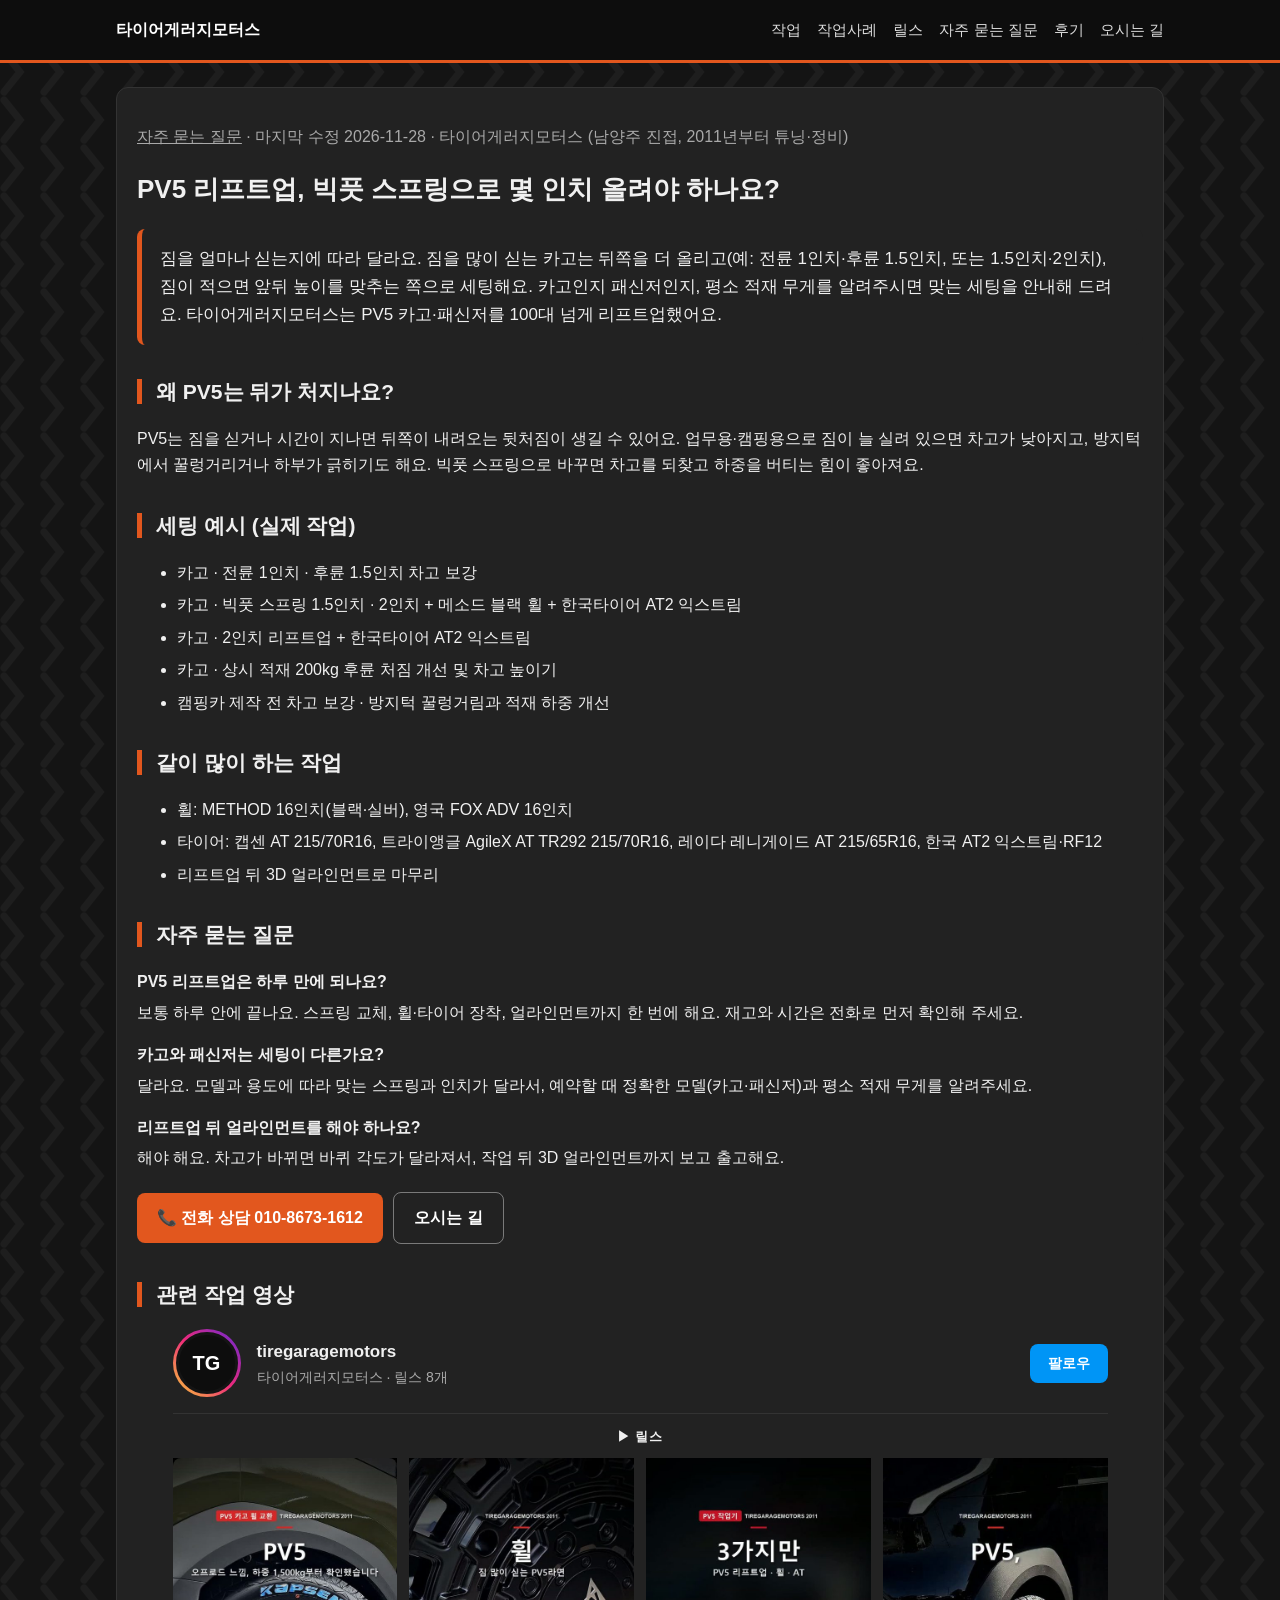
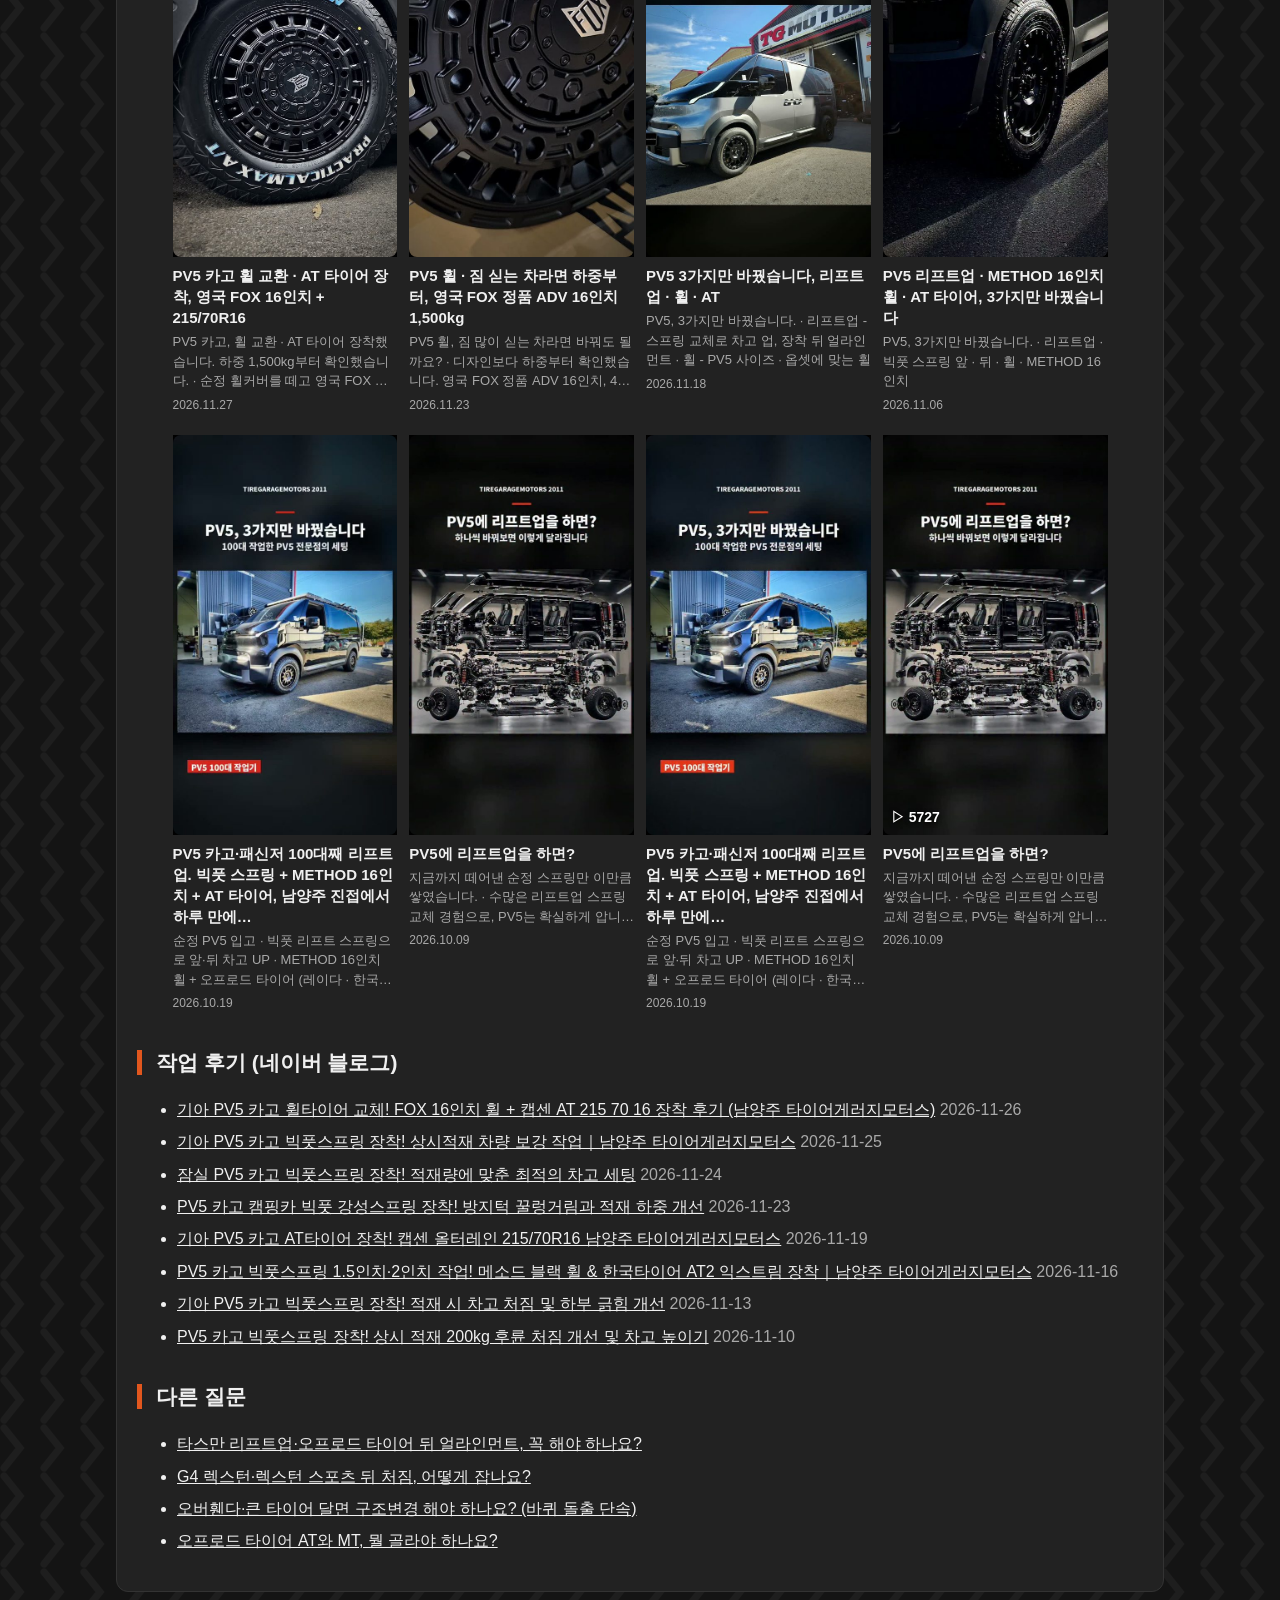
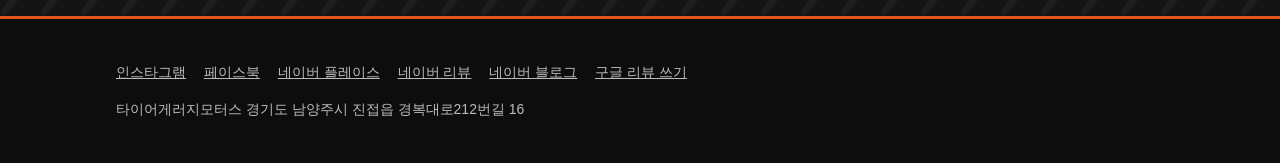
<file: guide/pv5-bigfoot-spring-liftup.html>
<!doctype html>
<html lang="ko"><head>
<meta charset="utf-8"><meta name="viewport" content="width=device-width,initial-scale=1">
<title>PV5 리프트업, 빅풋 스프링으로 몇 인치 올려야 하나요? | 타이어게러지모터스</title>
<meta name="description" content="기아 PV5 카고·패신저 빅풋 스프링 리프트업과 후륜 처짐 보강. 적재 무게에 따라 전륜 1인치·후륜 1.5인치, 1.5인치·2인치 세팅을 고르는 방법을 남양주 타이어게러지모터스 작업 사례로 정리했습니다.">
<meta name="keywords" content="남양주타이어, 구리타이어, 다산타이어, 별내타이어, 수입차타이어, 랭글러튜닝, 오프로드타이어, 리프트업, 오버휀다, 타이어교체, 휠얼라인먼트, 남양주튜닝, 오프로드튜닝, 튜닝정비, 타이어게러지모터스2011">
<link rel="canonical" href="https://tiregaragemotors2011.com/guide/pv5-bigfoot-spring-liftup.html">
<meta property="og:type" content="website"><meta property="og:title" content="PV5 리프트업, 빅풋 스프링으로 몇 인치 올려야 하나요? | 타이어게러지모터스">
<meta property="og:description" content="기아 PV5 카고·패신저 빅풋 스프링 리프트업과 후륜 처짐 보강. 적재 무게에 따라 전륜 1인치·후륜 1.5인치, 1.5인치·2인치 세팅을 고르는 방법을 남양주 타이어게러지모터스 작업 사례로 정리했습니다."><meta property="og:image" content="https://tiregaragemotors2011.com/og.jpg">
<meta property="og:locale" content="ko_KR">
<link rel="alternate" type="application/rss+xml" title="타이어게러지모터스" href="../rss.xml">
<script type="application/ld+json">[{"@context": "https://schema.org", "@type": ["TireShop", "AutoRepair"], "name": "타이어게러지모터스", "alternateName": "Tire Garage Motors", "description": "타이어게러지모터스는 2011년부터 15년간 튜닝과 정비 한 길만 걸어온 남양주 진접의 튜닝·정비 전문업체입니다. 온로드와 오프로드를 가리지 않고 수많은 차량을 직접 세팅해 온 경험으로, 차량 용도와 주행 스타일에 맞는 타이어와 하체 세팅을 제안해 드립니다. 국내외 주요 브랜드 타이어 재고를 넉넉히 보유해 대부분 당일 장착이 가능합니다.", "sameAs": ["https://www.instagram.com/tiregaragemotors/", "https://www.facebook.com/profile.php?id=100068261047558", "https://m.place.naver.com/place/1485920143/home", "https://blog.naver.com/tg_shop", "https://blog.naver.com/tiregarage", "https://blog.naver.com/wowlee1216"], "areaServed": ["남양주", "구리", "의정부", "다산", "별내", "진접", "서울 동북부"], "url": "https://tiregaragemotors2011.com", "image": "https://tiregaragemotors2011.com/og.jpg", "telephone": "010-8673-1612", "address": {"@type": "PostalAddress", "streetAddress": "경기도 남양주시 진접읍 경복대로212번길 16", "addressLocality": "남양주시", "addressRegion": "경기도", "postalCode": "", "addressCountry": "KR"}, "geo": {"@type": "GeoCoordinates", "latitude": "37.7165941", "longitude": "127.2050751"}, "foundingDate": "2011"}, [{"@context": "https://schema.org", "@type": "FAQPage", "mainEntity": [{"@type": "Question", "name": "PV5 리프트업, 빅풋 스프링으로 몇 인치 올려야 하나요?", "acceptedAnswer": {"@type": "Answer", "text": "짐을 얼마나 싣는지에 따라 달라요. 짐을 많이 싣는 카고는 뒤쪽을 더 올리고(예: 전륜 1인치·후륜 1.5인치, 또는 1.5인치·2인치), 짐이 적으면 앞뒤 높이를 맞추는 쪽으로 세팅해요. 카고인지 패신저인지, 평소 적재 무게를 알려주시면 맞는 세팅을 안내해 드려요. 타이어게러지모터스는 PV5 카고·패신저를 100대 넘게 리프트업했어요."}}, {"@type": "Question", "name": "PV5 리프트업은 하루 만에 되나요?", "acceptedAnswer": {"@type": "Answer", "text": "보통 하루 안에 끝나요. 스프링 교체, 휠·타이어 장착, 얼라인먼트까지 한 번에 해요. 재고와 시간은 전화로 먼저 확인해 주세요."}}, {"@type": "Question", "name": "카고와 패신저는 세팅이 다른가요?", "acceptedAnswer": {"@type": "Answer", "text": "달라요. 모델과 용도에 따라 맞는 스프링과 인치가 달라서, 예약할 때 정확한 모델(카고·패신저)과 평소 적재 무게를 알려주세요."}}, {"@type": "Question", "name": "리프트업 뒤 얼라인먼트를 해야 하나요?", "acceptedAnswer": {"@type": "Answer", "text": "해야 해요. 차고가 바뀌면 바퀴 각도가 달라져서, 작업 뒤 3D 얼라인먼트까지 보고 출고해요."}}]}, {"@context": "https://schema.org", "@type": "Article", "headline": "PV5 리프트업, 빅풋 스프링으로 몇 인치 올려야 하나요?", "description": "기아 PV5 카고·패신저 빅풋 스프링 리프트업과 후륜 처짐 보강. 적재 무게에 따라 전륜 1인치·후륜 1.5인치, 1.5인치·2인치 세팅을 고르는 방법을 남양주 타이어게러지모터스 작업 사례로 정리했습니다.", "dateModified": "2026-11-28", "author": {"@type": "Organization", "name": "타이어게러지모터스", "url": "https://tiregaragemotors2011.com"}, "publisher": {"@type": "Organization", "name": "타이어게러지모터스"}}]]</script>
<style>
:root{--bg:#141414;--bg2:#1b1b1b;--card:#222;--ink:#f0f0f0;--muted:#a9a9a9;--line:#333;--accent:#e2571e;--dark:#0d0d0d}
*{box-sizing:border-box}body{margin:0;background:var(--bg) url("data:image/svg+xml,%3Csvg xmlns='http://www.w3.org/2000/svg' width='80' height='48' viewBox='0 0 80 48'%3E%3Cg fill='none' stroke='%23ffffff' stroke-opacity='.045' stroke-width='7' stroke-linecap='round'%3E%3Cpath d='M4 4 L20 24 L4 44'/%3E%3Cpath d='M44 4 L60 24 L44 44'/%3E%3C/g%3E%3C/svg%3E");color:var(--ink);font-family:"Pretendard","Apple SD Gothic Neo","Malgun Gothic",sans-serif;line-height:1.65}
a{color:inherit}img{max-width:100%;display:block}
.wrap{max-width:1080px;margin:0 auto;padding:0 16px}
header.top{background:var(--dark);color:#fff}
header.top .wrap{display:flex;justify-content:space-between;align-items:center;height:60px}
header.top a{text-decoration:none;font-weight:700}
header.top nav a{font-weight:500;margin-left:16px;opacity:.85;font-size:15px}
@media(max-width:600px){header.top .wrap{flex-direction:column;align-items:flex-start;justify-content:center;height:auto;padding-top:10px;padding-bottom:8px}header.top nav a{margin:0 12px 0 0;font-size:14px}}
.hero{background:var(--dark) center/cover no-repeat;color:#fff;padding:96px 0 104px;text-shadow:0 2px 8px #000a}
.hero h1{font-size:clamp(28px,6vw,44px);margin:0 0 10px;line-height:1.25}
.hero p{margin:0 0 24px;opacity:.85;font-size:17px}
.btn{display:inline-block;padding:12px 20px;border-radius:8px;background:var(--accent);color:#fff;text-decoration:none;font-weight:700;margin:4px 6px 4px 0}
.btn.ghost{background:transparent;border:1px solid #fff6}
.calls{margin:16px 0 4px}
section{padding:56px 0}section:nth-of-type(even){background:linear-gradient(#1b1b1bee,#1b1b1bee)}
h2{font-size:26px;margin:0 0 22px;padding-left:14px;border-left:5px solid var(--accent);line-height:1.2}
header.top{border-bottom:3px solid var(--accent)}
.grid{display:grid;gap:16px;grid-template-columns:repeat(auto-fill,minmax(240px,1fr))}
.card{background:var(--card);border:1px solid var(--line);border-top:3px solid var(--accent);border-radius:12px;padding:20px}
.card h3{margin:0 0 6px;font-size:18px}.card p{margin:0;color:var(--muted)}
.posts{display:grid;gap:12px;grid-template-columns:repeat(auto-fill,minmax(160px,1fr))}
.posts a{display:block;background:var(--card);border:1px solid var(--line);border-radius:10px;overflow:hidden;text-decoration:none;transition:transform .15s,border-color .15s}
.posts a:hover{transform:translateY(-3px);border-color:var(--accent)}
.posts img{aspect-ratio:4/5;object-fit:cover;width:100%}
.posts span{display:block;padding:8px 10px;font-size:14px;line-height:1.4;height:3.6em;overflow:hidden}
.info dt{font-weight:700;margin-top:12px}.info dd{margin:2px 0 0}
.map{width:100%;height:320px;border:0;border-radius:12px}
footer{background:var(--dark);border-top:3px solid var(--accent);color:#bbb;padding:28px 0;font-size:14px}footer a{margin-right:14px}
article{background:var(--card);border:1px solid var(--line);border-radius:12px;padding:20px;margin:24px 0}
article img{border-radius:8px;margin:0 auto 16px}
article .body{white-space:pre-line}.tags{color:var(--muted);font-size:14px}
.muted{color:var(--muted)}
.blog a{display:block;text-decoration:none}.blog a:hover .card{border-color:var(--accent)}
.blog small{color:var(--accent);font-weight:700}.blog h3{font-size:16px;line-height:1.45}
.blog p{font-size:14px;margin-top:6px;display:-webkit-box;-webkit-line-clamp:3;-webkit-box-orient:vertical;overflow:hidden}
.ig{max-width:935px;margin:0 auto}
.ig-head{display:flex;align-items:center;gap:16px;margin-bottom:16px}
.ig-av{flex:none;width:68px;height:68px;border-radius:50%;padding:3px;background:linear-gradient(45deg,#f9ce34,#ee2a7b,#6228d7)}
.ig-av span{display:flex;align-items:center;justify-content:center;width:100%;height:100%;border-radius:50%;background:var(--dark);border:3px solid var(--bg);font-weight:800;font-size:20px;color:#fff}
.ig-name{font-weight:700;font-size:17px}.ig-sub{color:var(--muted);font-size:14px}
.ig-follow{margin-left:auto;background:#0095f6;color:#fff;text-decoration:none;font-weight:700;font-size:14px;padding:8px 18px;border-radius:8px;white-space:nowrap}
.ig-tab{border-top:1px solid var(--line);text-align:center;font-size:13px;font-weight:700;letter-spacing:1px;padding:12px 0 10px}
.reels{display:grid;grid-template-columns:repeat(3,1fr);gap:3px}
@media(min-width:700px){.reels{grid-template-columns:repeat(4,1fr)}}
.reels a{position:relative;display:block;aspect-ratio:9/16;background:#000;overflow:hidden}
.reels img{width:100%;height:100%;object-fit:cover;transition:opacity .15s}.reels a:hover img{opacity:.8}
.reels span{position:absolute;left:8px;bottom:6px;color:#fff;font-size:14px;font-weight:700;text-shadow:0 1px 4px #000}
.reel-modal{position:fixed;inset:0;background:#000d;display:none;align-items:center;justify-content:center;z-index:50;flex-direction:column;gap:10px}
.reel-modal.on{display:flex}.reel-modal iframe{width:min(400px,94vw);height:min(720px,80vh);border:0;border-radius:12px;background:#fff}
.reel-modal button{position:absolute;top:10px;right:14px;background:none;border:0;color:#fff;font-size:36px;cursor:pointer}
.reel-modal a{color:#fff;font-size:14px}
.reels.full{grid-template-columns:repeat(2,1fr);gap:18px 12px}
@media(min-width:700px){.reels.full{grid-template-columns:repeat(4,1fr)}}
.reels .rc h3{font-size:15px;line-height:1.4;margin:8px 0 4px}
.reels .rc p{font-size:13px;line-height:1.5;color:var(--muted);margin:0;display:-webkit-box;-webkit-line-clamp:3;-webkit-box-orient:vertical;overflow:hidden}
.reels .rc time{font-size:12px;color:var(--muted)}
.guide-list a{display:block;text-decoration:none}.guide-list a:hover .card{border-color:var(--accent)}
.answer{background:var(--card);border-left:5px solid var(--accent);border-radius:8px;padding:16px 18px;font-size:17px}
.guide h2{font-size:21px;margin-top:34px}.guide li{margin:6px 0}.guide .faq dt{font-weight:700;margin-top:16px}.guide .faq dd{margin:4px 0 0}
.navbtns{margin-top:20px}.navbtns .btn{background:#03c75a}.navbtns .btn.google{background:#1a73e8}.navbtns .btn.line{background:transparent;color:var(--ink);border:1px solid var(--line)}
</style>
</head><body>
<header class="top"><div class="wrap"><a href="../index.html">타이어게러지모터스</a>
<nav><a href="../index.html#services">작업</a><a href="../posts/index.html">작업사례</a><a href="../reels/index.html">릴스</a><a href="../guide/index.html">자주 묻는 질문</a><a href="../index.html#reviews">후기</a><a href="../index.html#contact">오시는 길</a></nav></div></header>
<div class="wrap"><article class="guide">
<p class="muted"><a href="index.html">자주 묻는 질문</a> · 마지막 수정 2026-11-28 · 타이어게러지모터스 (남양주 진접, 2011년부터 튜닝·정비)</p>
<h1 style="font-size:26px;line-height:1.35">PV5 리프트업, 빅풋 스프링으로 몇 인치 올려야 하나요?</h1>
<div class="answer">짐을 얼마나 싣는지에 따라 달라요. 짐을 많이 싣는 카고는 뒤쪽을 더 올리고(예: 전륜 1인치·후륜 1.5인치, 또는 1.5인치·2인치), 짐이 적으면 앞뒤 높이를 맞추는 쪽으로 세팅해요. 카고인지 패신저인지, 평소 적재 무게를 알려주시면 맞는 세팅을 안내해 드려요. 타이어게러지모터스는 PV5 카고·패신저를 100대 넘게 리프트업했어요.</div>
<h2>왜 PV5는 뒤가 처지나요?</h2><p>PV5는 짐을 싣거나 시간이 지나면 뒤쪽이 내려오는 뒷처짐이 생길 수 있어요. 업무용·캠핑용으로 짐이 늘 실려 있으면 차고가 낮아지고, 방지턱에서 꿀렁거리거나 하부가 긁히기도 해요. 빅풋 스프링으로 바꾸면 차고를 되찾고 하중을 버티는 힘이 좋아져요.</p><h2>세팅 예시 (실제 작업)</h2><ul><li>카고 · 전륜 1인치 · 후륜 1.5인치 차고 보강</li><li>카고 · 빅풋 스프링 1.5인치 · 2인치 + 메소드 블랙 휠 + 한국타이어 AT2 익스트림</li><li>카고 · 2인치 리프트업 + 한국타이어 AT2 익스트림</li><li>카고 · 상시 적재 200kg 후륜 처짐 개선 및 차고 높이기</li><li>캠핑카 제작 전 차고 보강 · 방지턱 꿀렁거림과 적재 하중 개선</li></ul><h2>같이 많이 하는 작업</h2><ul><li>휠: METHOD 16인치(블랙·실버), 영국 FOX ADV 16인치</li><li>타이어: 캡센 AT 215/70R16, 트라이앵글 AgileX AT TR292 215/70R16, 레이다 레니게이드 AT 215/65R16, 한국 AT2 익스트림·RF12</li><li>리프트업 뒤 3D 얼라인먼트로 마무리</li></ul><h2>자주 묻는 질문</h2><dl class="faq"><dt>PV5 리프트업은 하루 만에 되나요?</dt><dd>보통 하루 안에 끝나요. 스프링 교체, 휠·타이어 장착, 얼라인먼트까지 한 번에 해요. 재고와 시간은 전화로 먼저 확인해 주세요.</dd><dt>카고와 패신저는 세팅이 다른가요?</dt><dd>달라요. 모델과 용도에 따라 맞는 스프링과 인치가 달라서, 예약할 때 정확한 모델(카고·패신저)과 평소 적재 무게를 알려주세요.</dd><dt>리프트업 뒤 얼라인먼트를 해야 하나요?</dt><dd>해야 해요. 차고가 바뀌면 바퀴 각도가 달라져서, 작업 뒤 3D 얼라인먼트까지 보고 출고해요.</dd></dl><p><a class="btn" href="tel:010-8673-1612">📞 전화 상담 010-8673-1612</a> <a class="btn ghost" href="../index.html#contact">오시는 길</a></p><h2>관련 작업 영상</h2><div class="ig"><div class="ig-head"><div class="ig-av"><span>TG</span></div>
<div><div class="ig-name">tiregaragemotors</div><div class="ig-sub">타이어게러지모터스 · 릴스 8개</div></div><a class="ig-follow" href="https://www.instagram.com/tiregaragemotors/" target="_blank" rel="noopener">팔로우</a></div>
<div class="ig-tab">▶ 릴스</div><div class="reels full"><div class="rc"><a href="https://www.instagram.com/reel/DgOJvLgMAQK/" data-code="DgOJvLgMAQK" target="_blank" rel="noopener" title="PV5 카고 휠 교환 · AT 타이어 장착, 영국 FOX 16인치 + 215/70R16"><img src="../images/reel_DgOJvLgMAQK.jpg" alt="PV5 카고 휠 교환 · AT 타이어 장착, 영국 FOX 16인치 + 215/70R16 - 타이어게러지모터스 릴스" loading="lazy"></a><h3>PV5 카고 휠 교환 · AT 타이어 장착, 영국 FOX 16인치 + 215/70R16</h3><p>PV5 카고, 휠 교환 · AT 타이어 장착했습니다. 하중 1,500kg부터 확인했습니다. · 순정 휠커버를 떼고 영국 FOX 정품 휠로 교환, AT 타이어를 장착한 PV5 카고입니다. 차는 그대로, 휠 · 타이어만 바꿨습니다. · FOX 정품 휠 - 1996년부터 이어온 영국 휠 브랜드. 16인치 무…</p><time datetime="2026-11-27">2026.11.27</time></div><div class="rc"><a href="https://www.instagram.com/reel/DgFZlJzDOhN/" data-code="DgFZlJzDOhN" target="_blank" rel="noopener" title="PV5 휠 · 짐 싣는 차라면 하중부터, 영국 FOX 정품 ADV 16인치 1,500kg"><img src="../images/reel_DgFZlJzDOhN.jpg" alt="PV5 휠 · 짐 싣는 차라면 하중부터, 영국 FOX 정품 ADV 16인치 1,500kg - 타이어게러지모터스 릴스" loading="lazy"></a><h3>PV5 휠 · 짐 싣는 차라면 하중부터, 영국 FOX 정품 ADV 16인치 1,500kg</h3><p>PV5 휠, 짐 많이 싣는 차라면 바꿔도 될까요? · 디자인보다 하중부터 확인했습니다. 영국 FOX 정품 ADV 16인치, 4본 세트 매장에 들어왔습니다. · FOX 정품 휠 - 1996년부터 이어온 영국 휠 브랜드, 정품 박스 그대로 입고</p><time datetime="2026-11-23">2026.11.23</time></div><div class="rc"><a href="https://www.instagram.com/reel/Df4Z0sBAltW/" data-code="Df4Z0sBAltW" target="_blank" rel="noopener" title="PV5 3가지만 바꿨습니다, 리프트업 · 휠 · AT"><img src="../images/reel_Df4Z0sBAltW.jpg" alt="PV5 3가지만 바꿨습니다, 리프트업 · 휠 · AT - 타이어게러지모터스 릴스" loading="lazy"></a><h3>PV5 3가지만 바꿨습니다, 리프트업 · 휠 · AT</h3><p>PV5, 3가지만 바꿨습니다. · 리프트업 - 스프링 교체로 차고 업, 장착 뒤 얼라인먼트 · 휠 - PV5 사이즈 · 옵셋에 맞는 휠</p><time datetime="2026-11-18">2026.11.18</time></div><div class="rc"><a href="https://www.instagram.com/reel/DfaA3mFhbao/" data-code="DfaA3mFhbao" target="_blank" rel="noopener" title="PV5 리프트업 · METHOD 16인치 휠 · AT 타이어, 3가지만 바꿨습니다"><img src="../images/reel_DfaA3mFhbao.jpg" alt="PV5 리프트업 · METHOD 16인치 휠 · AT 타이어, 3가지만 바꿨습니다 - 타이어게러지모터스 릴스" loading="lazy"></a><h3>PV5 리프트업 · METHOD 16인치 휠 · AT 타이어, 3가지만 바꿨습니다</h3><p>PV5, 3가지만 바꿨습니다. · 리프트업 · 빅풋 스프링 앞 · 뒤 · 휠 · METHOD 16인치</p><time datetime="2026-11-06">2026.11.06</time></div><div class="rc"><a href="https://www.instagram.com/reel/DerOfmhCXL-/" data-code="DerOfmhCXL-" target="_blank" rel="noopener" title="PV5 카고·패신저 100대째 리프트업. 빅풋 스프링 + METHOD 16인치 + AT 타이어, 남양주 진접에서 하루 만에…"><img src="../images/reel_DerOfmhCXL-.jpg" alt="PV5 카고·패신저 100대째 리프트업. 빅풋 스프링 + METHOD 16인치 + AT 타이어, 남양주 진접에서 하루 만에… - 타이어게러지모터스 릴스" loading="lazy"></a><h3>PV5 카고·패신저 100대째 리프트업. 빅풋 스프링 + METHOD 16인치 + AT 타이어, 남양주 진접에서 하루 만에…</h3><p>순정 PV5 입고 · 빅풋 리프트 스프링으로 앞·뒤 차고 UP · METHOD 16인치 휠 + 오프로드 타이어 (레이다 · 한국 RF12 · 캡센 중 선택)</p><time datetime="2026-10-19">2026.10.19</time></div><div class="rc"><a href="https://www.instagram.com/reel/DeQ6lVhussG/" data-code="DeQ6lVhussG" target="_blank" rel="noopener" title="PV5에 리프트업을 하면?"><img src="../images/reel_DeQ6lVhussG.jpg" alt="PV5에 리프트업을 하면? - 타이어게러지모터스 릴스" loading="lazy"></a><h3>PV5에 리프트업을 하면?</h3><p>지금까지 떼어낸 순정 스프링만 이만큼 쌓였습니다. · 수많은 리프트업 스프링 교체 경험으로, PV5는 확실하게 압니다. · 빅풋 리프트 스프링으로 앞 · 뒤 차고 UP</p><time datetime="2026-10-09">2026.10.09</time></div><div class="rc"><a href="https://www.instagram.com/reel/Deq-ktqvpA-/" data-code="Deq-ktqvpA-" target="_blank" rel="noopener" title="PV5 카고·패신저 100대째 리프트업. 빅풋 스프링 + METHOD 16인치 + AT 타이어, 남양주 진접에서 하루 만에…"><img src="../images/reel_Deq-ktqvpA-.jpg" alt="PV5 카고·패신저 100대째 리프트업. 빅풋 스프링 + METHOD 16인치 + AT 타이어, 남양주 진접에서 하루 만에… - 타이어게러지모터스 릴스" loading="lazy"></a><h3>PV5 카고·패신저 100대째 리프트업. 빅풋 스프링 + METHOD 16인치 + AT 타이어, 남양주 진접에서 하루 만에…</h3><p>순정 PV5 입고 · 빅풋 리프트 스프링으로 앞·뒤 차고 UP · METHOD 16인치 휠 + 오프로드 타이어 (레이다 · 한국 RF12 · 캡센 중 선택)</p><time datetime="2026-10-19">2026.10.19</time></div><div class="rc"><a href="https://www.instagram.com/reel/DeQ7VQbBtxc/" data-code="DeQ7VQbBtxc" target="_blank" rel="noopener" title="PV5에 리프트업을 하면?"><img src="../images/reel_DeQ7VQbBtxc.jpg" alt="PV5에 리프트업을 하면? - 타이어게러지모터스 릴스" loading="lazy"><span>▷ 5727</span></a><h3>PV5에 리프트업을 하면?</h3><p>지금까지 떼어낸 순정 스프링만 이만큼 쌓였습니다. · 수많은 리프트업 스프링 교체 경험으로, PV5는 확실하게 압니다. · 빅풋 리프트 스프링으로 앞 · 뒤 차고 UP</p><time datetime="2026-10-09">2026.10.09</time></div></div></div>
<div class="reel-modal" id="reelModal"><button aria-label="닫기">×</button><iframe title="인스타그램 릴스" allow="autoplay; encrypted-media" allowfullscreen></iframe><a target="_blank" rel="noopener">인스타그램에서 보기 ›</a></div>
<script>(function(){var m=document.getElementById('reelModal'),f=m.querySelector('iframe'),l=m.querySelector('a');
function close(){m.classList.remove('on');f.src='about:blank'}
document.querySelectorAll('.reels a').forEach(function(a){a.addEventListener('click',function(e){e.preventDefault();
f.src='https://www.instagram.com/reel/'+a.dataset.code+'/embed/captioned/';l.href=a.href;m.classList.add('on')})});
m.addEventListener('click',function(e){if(e.target!==f&&e.target!==l)close()});document.addEventListener('keydown',function(e){if(e.key==='Escape')close()})})();</script><h2>작업 후기 (네이버 블로그)</h2><ul><li><a href="https://blog.naver.com/tg_shop/224493309541" target="_blank" rel="noopener">기아 PV5 카고 휠타이어 교체! FOX 16인치 휠 + 캡센 AT 215 70 16 장착 후기 (남양주 타이어게러지모터스)</a> <span class="muted">2026-11-26</span></li><li><a href="https://blog.naver.com/tg_shop/224491828330" target="_blank" rel="noopener">기아 PV5 카고 빅풋스프링 장착! 상시적재 차량 보강 작업｜남양주 타이어게러지모터스</a> <span class="muted">2026-11-25</span></li><li><a href="https://blog.naver.com/tg_shop/224490286723" target="_blank" rel="noopener">잠실 PV5 카고 빅풋스프링 장착! 적재량에 맞춘 최적의 차고 세팅</a> <span class="muted">2026-11-24</span></li><li><a href="https://blog.naver.com/tg_shop/224488037874" target="_blank" rel="noopener">PV5 카고 캠핑카 빅풋 강성스프링 장착! 방지턱 꿀렁거림과 적재 하중 개선</a> <span class="muted">2026-11-23</span></li><li><a href="https://blog.naver.com/tg_shop/224483416545" target="_blank" rel="noopener">기아 PV5 카고 AT타이어 장착! 캡센 올터레인 215/70R16 남양주 타이어게러지모터스</a> <span class="muted">2026-11-19</span></li><li><a href="https://blog.naver.com/tg_shop/224479197012" target="_blank" rel="noopener">PV5 카고 빅풋스프링 1.5인치·2인치 작업! 메소드 블랙 휠 &amp; 한국타이어 AT2 익스트림 장착｜남양주 타이어게러지모터스</a> <span class="muted">2026-11-16</span></li><li><a href="https://blog.naver.com/tg_shop/224475786610" target="_blank" rel="noopener">기아 PV5 카고 빅풋스프링 장착! 적재 시 차고 처짐 및 하부 긁힘 개선</a> <span class="muted">2026-11-13</span></li><li><a href="https://blog.naver.com/tg_shop/224471811381" target="_blank" rel="noopener">PV5 카고 빅풋스프링 장착! 상시 적재 200kg 후륜 처짐 개선 및 차고 높이기</a> <span class="muted">2026-11-10</span></li></ul><h2>다른 질문</h2><ul><li><a href="tasman-liftup-alignment.html">타스만 리프트업·오프로드 타이어 뒤 얼라인먼트, 꼭 해야 하나요?</a></li><li><a href="rexton-rear-sag-fix.html">G4 렉스턴·렉스턴 스포츠 뒤 처짐, 어떻게 잡나요?</a></li><li><a href="overfender-structure-change.html">오버휀다·큰 타이어 달면 구조변경 해야 하나요? (바퀴 돌출 단속)</a></li><li><a href="offroad-tire-at-mt.html">오프로드 타이어 AT와 MT, 뭘 골라야 하나요?</a></li></ul></article></div>
<footer><div class="wrap"><p><a href="https://www.instagram.com/tiregaragemotors/" rel="noopener" target="_blank">인스타그램</a> <a href="https://www.facebook.com/profile.php?id=100068261047558" rel="noopener" target="_blank">페이스북</a> <a href="https://m.place.naver.com/place/1485920143/home" rel="noopener" target="_blank">네이버 플레이스</a> <a href="https://m.place.naver.com/place/1485920143/review/visitor" rel="noopener" target="_blank">네이버 리뷰</a> <a href="https://blog.naver.com/tg_shop" rel="noopener" target="_blank">네이버 블로그</a> <a href="https://search.google.com/local/writereview?placeid=ChIJURJwHrvJfDURxb4zpCA3Q0M" rel="noopener" target="_blank">구글 리뷰 쓰기</a></p><p>타이어게러지모터스 경기도 남양주시 진접읍 경복대로212번길 16</p></div></footer>
</body></html>
</file>
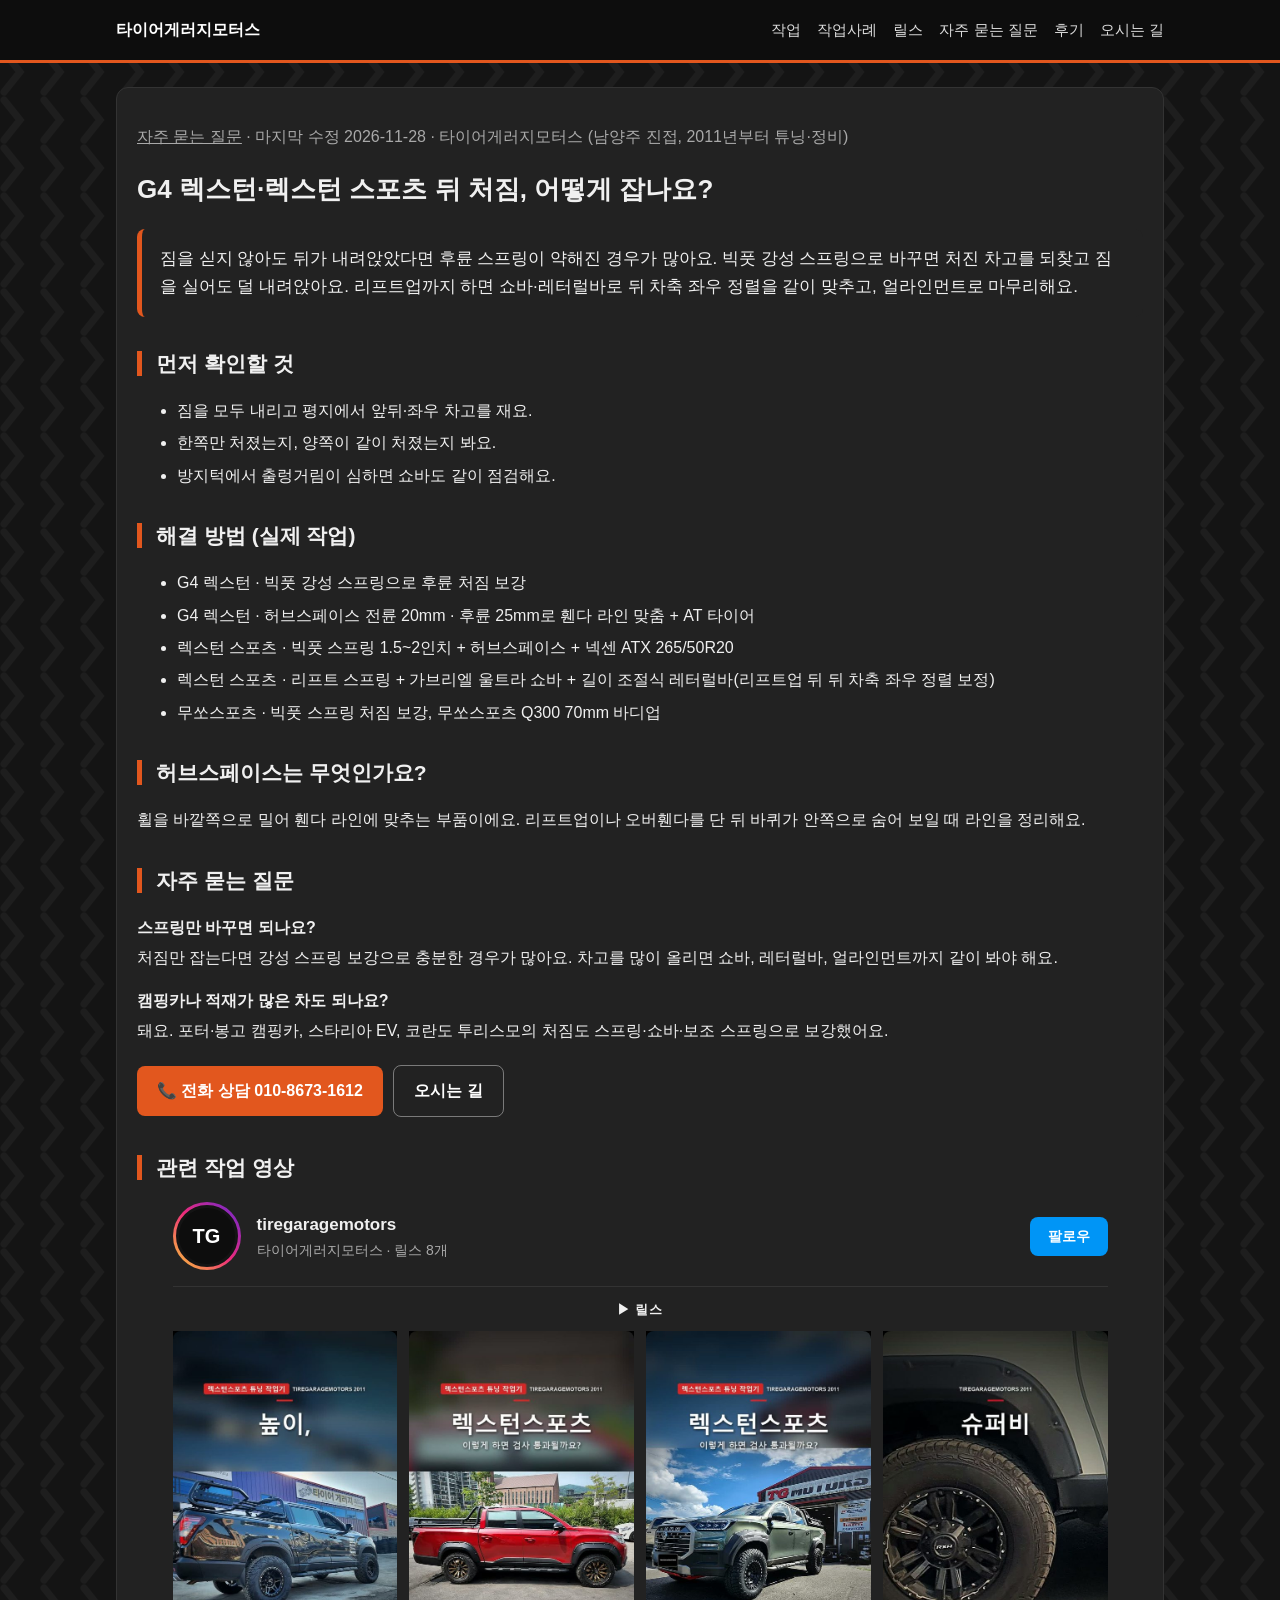
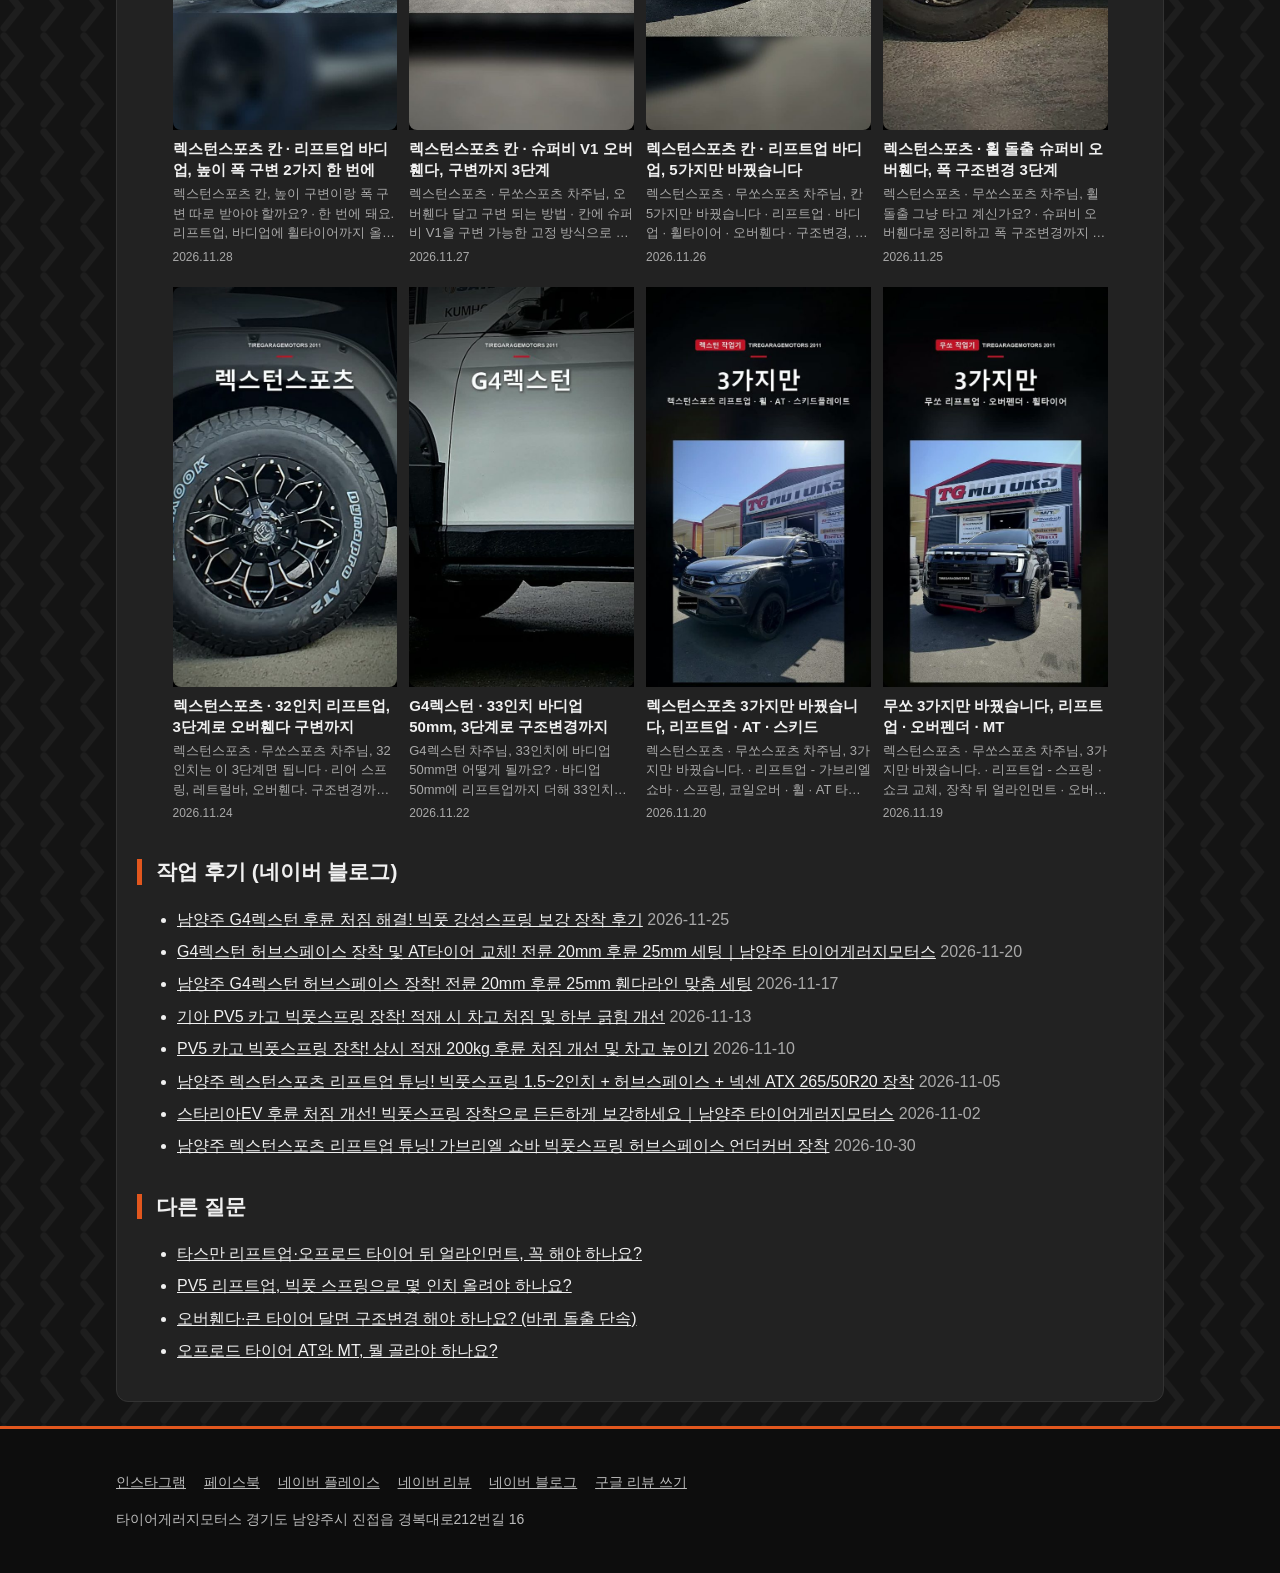
<file: guide/rexton-rear-sag-fix.html>
<!doctype html>
<html lang="ko"><head>
<meta charset="utf-8"><meta name="viewport" content="width=device-width,initial-scale=1">
<title>G4 렉스턴·렉스턴 스포츠 뒤 처짐, 어떻게 잡나요? | 타이어게러지모터스</title>
<meta name="description" content="G4 렉스턴, 렉스턴 스포츠·칸, 무쏘스포츠 후륜 처짐을 빅풋 강성 스프링, 허브스페이스, 쇼바·레터럴바로 잡는 방법. 남양주 타이어게러지모터스 작업 사례로 정리했습니다.">
<meta name="keywords" content="남양주타이어, 구리타이어, 다산타이어, 별내타이어, 수입차타이어, 랭글러튜닝, 오프로드타이어, 리프트업, 오버휀다, 타이어교체, 휠얼라인먼트, 남양주튜닝, 오프로드튜닝, 튜닝정비, 타이어게러지모터스2011">
<link rel="canonical" href="https://tiregaragemotors2011.com/guide/rexton-rear-sag-fix.html">
<meta property="og:type" content="website"><meta property="og:title" content="G4 렉스턴·렉스턴 스포츠 뒤 처짐, 어떻게 잡나요? | 타이어게러지모터스">
<meta property="og:description" content="G4 렉스턴, 렉스턴 스포츠·칸, 무쏘스포츠 후륜 처짐을 빅풋 강성 스프링, 허브스페이스, 쇼바·레터럴바로 잡는 방법. 남양주 타이어게러지모터스 작업 사례로 정리했습니다."><meta property="og:image" content="https://tiregaragemotors2011.com/og.jpg">
<meta property="og:locale" content="ko_KR">
<link rel="alternate" type="application/rss+xml" title="타이어게러지모터스" href="../rss.xml">
<script type="application/ld+json">[{"@context": "https://schema.org", "@type": ["TireShop", "AutoRepair"], "name": "타이어게러지모터스", "alternateName": "Tire Garage Motors", "description": "타이어게러지모터스는 2011년부터 15년간 튜닝과 정비 한 길만 걸어온 남양주 진접의 튜닝·정비 전문업체입니다. 온로드와 오프로드를 가리지 않고 수많은 차량을 직접 세팅해 온 경험으로, 차량 용도와 주행 스타일에 맞는 타이어와 하체 세팅을 제안해 드립니다. 국내외 주요 브랜드 타이어 재고를 넉넉히 보유해 대부분 당일 장착이 가능합니다.", "sameAs": ["https://www.instagram.com/tiregaragemotors/", "https://www.facebook.com/profile.php?id=100068261047558", "https://m.place.naver.com/place/1485920143/home", "https://blog.naver.com/tg_shop", "https://blog.naver.com/tiregarage", "https://blog.naver.com/wowlee1216"], "areaServed": ["남양주", "구리", "의정부", "다산", "별내", "진접", "서울 동북부"], "url": "https://tiregaragemotors2011.com", "image": "https://tiregaragemotors2011.com/og.jpg", "telephone": "010-8673-1612", "address": {"@type": "PostalAddress", "streetAddress": "경기도 남양주시 진접읍 경복대로212번길 16", "addressLocality": "남양주시", "addressRegion": "경기도", "postalCode": "", "addressCountry": "KR"}, "geo": {"@type": "GeoCoordinates", "latitude": "37.7165941", "longitude": "127.2050751"}, "foundingDate": "2011"}, [{"@context": "https://schema.org", "@type": "FAQPage", "mainEntity": [{"@type": "Question", "name": "G4 렉스턴·렉스턴 스포츠 뒤 처짐, 어떻게 잡나요?", "acceptedAnswer": {"@type": "Answer", "text": "짐을 싣지 않아도 뒤가 내려앉았다면 후륜 스프링이 약해진 경우가 많아요. 빅풋 강성 스프링으로 바꾸면 처진 차고를 되찾고 짐을 실어도 덜 내려앉아요. 리프트업까지 하면 쇼바·레터럴바로 뒤 차축 좌우 정렬을 같이 맞추고, 얼라인먼트로 마무리해요."}}, {"@type": "Question", "name": "스프링만 바꾸면 되나요?", "acceptedAnswer": {"@type": "Answer", "text": "처짐만 잡는다면 강성 스프링 보강으로 충분한 경우가 많아요. 차고를 많이 올리면 쇼바, 레터럴바, 얼라인먼트까지 같이 봐야 해요."}}, {"@type": "Question", "name": "캠핑카나 적재가 많은 차도 되나요?", "acceptedAnswer": {"@type": "Answer", "text": "돼요. 포터·봉고 캠핑카, 스타리아 EV, 코란도 투리스모의 처짐도 스프링·쇼바·보조 스프링으로 보강했어요."}}]}, {"@context": "https://schema.org", "@type": "Article", "headline": "G4 렉스턴·렉스턴 스포츠 뒤 처짐, 어떻게 잡나요?", "description": "G4 렉스턴, 렉스턴 스포츠·칸, 무쏘스포츠 후륜 처짐을 빅풋 강성 스프링, 허브스페이스, 쇼바·레터럴바로 잡는 방법. 남양주 타이어게러지모터스 작업 사례로 정리했습니다.", "dateModified": "2026-11-28", "author": {"@type": "Organization", "name": "타이어게러지모터스", "url": "https://tiregaragemotors2011.com"}, "publisher": {"@type": "Organization", "name": "타이어게러지모터스"}}]]</script>
<style>
:root{--bg:#141414;--bg2:#1b1b1b;--card:#222;--ink:#f0f0f0;--muted:#a9a9a9;--line:#333;--accent:#e2571e;--dark:#0d0d0d}
*{box-sizing:border-box}body{margin:0;background:var(--bg) url("data:image/svg+xml,%3Csvg xmlns='http://www.w3.org/2000/svg' width='80' height='48' viewBox='0 0 80 48'%3E%3Cg fill='none' stroke='%23ffffff' stroke-opacity='.045' stroke-width='7' stroke-linecap='round'%3E%3Cpath d='M4 4 L20 24 L4 44'/%3E%3Cpath d='M44 4 L60 24 L44 44'/%3E%3C/g%3E%3C/svg%3E");color:var(--ink);font-family:"Pretendard","Apple SD Gothic Neo","Malgun Gothic",sans-serif;line-height:1.65}
a{color:inherit}img{max-width:100%;display:block}
.wrap{max-width:1080px;margin:0 auto;padding:0 16px}
header.top{background:var(--dark);color:#fff}
header.top .wrap{display:flex;justify-content:space-between;align-items:center;height:60px}
header.top a{text-decoration:none;font-weight:700}
header.top nav a{font-weight:500;margin-left:16px;opacity:.85;font-size:15px}
@media(max-width:600px){header.top .wrap{flex-direction:column;align-items:flex-start;justify-content:center;height:auto;padding-top:10px;padding-bottom:8px}header.top nav a{margin:0 12px 0 0;font-size:14px}}
.hero{background:var(--dark) center/cover no-repeat;color:#fff;padding:96px 0 104px;text-shadow:0 2px 8px #000a}
.hero h1{font-size:clamp(28px,6vw,44px);margin:0 0 10px;line-height:1.25}
.hero p{margin:0 0 24px;opacity:.85;font-size:17px}
.btn{display:inline-block;padding:12px 20px;border-radius:8px;background:var(--accent);color:#fff;text-decoration:none;font-weight:700;margin:4px 6px 4px 0}
.btn.ghost{background:transparent;border:1px solid #fff6}
.calls{margin:16px 0 4px}
section{padding:56px 0}section:nth-of-type(even){background:linear-gradient(#1b1b1bee,#1b1b1bee)}
h2{font-size:26px;margin:0 0 22px;padding-left:14px;border-left:5px solid var(--accent);line-height:1.2}
header.top{border-bottom:3px solid var(--accent)}
.grid{display:grid;gap:16px;grid-template-columns:repeat(auto-fill,minmax(240px,1fr))}
.card{background:var(--card);border:1px solid var(--line);border-top:3px solid var(--accent);border-radius:12px;padding:20px}
.card h3{margin:0 0 6px;font-size:18px}.card p{margin:0;color:var(--muted)}
.posts{display:grid;gap:12px;grid-template-columns:repeat(auto-fill,minmax(160px,1fr))}
.posts a{display:block;background:var(--card);border:1px solid var(--line);border-radius:10px;overflow:hidden;text-decoration:none;transition:transform .15s,border-color .15s}
.posts a:hover{transform:translateY(-3px);border-color:var(--accent)}
.posts img{aspect-ratio:4/5;object-fit:cover;width:100%}
.posts span{display:block;padding:8px 10px;font-size:14px;line-height:1.4;height:3.6em;overflow:hidden}
.info dt{font-weight:700;margin-top:12px}.info dd{margin:2px 0 0}
.map{width:100%;height:320px;border:0;border-radius:12px}
footer{background:var(--dark);border-top:3px solid var(--accent);color:#bbb;padding:28px 0;font-size:14px}footer a{margin-right:14px}
article{background:var(--card);border:1px solid var(--line);border-radius:12px;padding:20px;margin:24px 0}
article img{border-radius:8px;margin:0 auto 16px}
article .body{white-space:pre-line}.tags{color:var(--muted);font-size:14px}
.muted{color:var(--muted)}
.blog a{display:block;text-decoration:none}.blog a:hover .card{border-color:var(--accent)}
.blog small{color:var(--accent);font-weight:700}.blog h3{font-size:16px;line-height:1.45}
.blog p{font-size:14px;margin-top:6px;display:-webkit-box;-webkit-line-clamp:3;-webkit-box-orient:vertical;overflow:hidden}
.ig{max-width:935px;margin:0 auto}
.ig-head{display:flex;align-items:center;gap:16px;margin-bottom:16px}
.ig-av{flex:none;width:68px;height:68px;border-radius:50%;padding:3px;background:linear-gradient(45deg,#f9ce34,#ee2a7b,#6228d7)}
.ig-av span{display:flex;align-items:center;justify-content:center;width:100%;height:100%;border-radius:50%;background:var(--dark);border:3px solid var(--bg);font-weight:800;font-size:20px;color:#fff}
.ig-name{font-weight:700;font-size:17px}.ig-sub{color:var(--muted);font-size:14px}
.ig-follow{margin-left:auto;background:#0095f6;color:#fff;text-decoration:none;font-weight:700;font-size:14px;padding:8px 18px;border-radius:8px;white-space:nowrap}
.ig-tab{border-top:1px solid var(--line);text-align:center;font-size:13px;font-weight:700;letter-spacing:1px;padding:12px 0 10px}
.reels{display:grid;grid-template-columns:repeat(3,1fr);gap:3px}
@media(min-width:700px){.reels{grid-template-columns:repeat(4,1fr)}}
.reels a{position:relative;display:block;aspect-ratio:9/16;background:#000;overflow:hidden}
.reels img{width:100%;height:100%;object-fit:cover;transition:opacity .15s}.reels a:hover img{opacity:.8}
.reels span{position:absolute;left:8px;bottom:6px;color:#fff;font-size:14px;font-weight:700;text-shadow:0 1px 4px #000}
.reel-modal{position:fixed;inset:0;background:#000d;display:none;align-items:center;justify-content:center;z-index:50;flex-direction:column;gap:10px}
.reel-modal.on{display:flex}.reel-modal iframe{width:min(400px,94vw);height:min(720px,80vh);border:0;border-radius:12px;background:#fff}
.reel-modal button{position:absolute;top:10px;right:14px;background:none;border:0;color:#fff;font-size:36px;cursor:pointer}
.reel-modal a{color:#fff;font-size:14px}
.reels.full{grid-template-columns:repeat(2,1fr);gap:18px 12px}
@media(min-width:700px){.reels.full{grid-template-columns:repeat(4,1fr)}}
.reels .rc h3{font-size:15px;line-height:1.4;margin:8px 0 4px}
.reels .rc p{font-size:13px;line-height:1.5;color:var(--muted);margin:0;display:-webkit-box;-webkit-line-clamp:3;-webkit-box-orient:vertical;overflow:hidden}
.reels .rc time{font-size:12px;color:var(--muted)}
.guide-list a{display:block;text-decoration:none}.guide-list a:hover .card{border-color:var(--accent)}
.answer{background:var(--card);border-left:5px solid var(--accent);border-radius:8px;padding:16px 18px;font-size:17px}
.guide h2{font-size:21px;margin-top:34px}.guide li{margin:6px 0}.guide .faq dt{font-weight:700;margin-top:16px}.guide .faq dd{margin:4px 0 0}
.navbtns{margin-top:20px}.navbtns .btn{background:#03c75a}.navbtns .btn.google{background:#1a73e8}.navbtns .btn.line{background:transparent;color:var(--ink);border:1px solid var(--line)}
</style>
</head><body>
<header class="top"><div class="wrap"><a href="../index.html">타이어게러지모터스</a>
<nav><a href="../index.html#services">작업</a><a href="../posts/index.html">작업사례</a><a href="../reels/index.html">릴스</a><a href="../guide/index.html">자주 묻는 질문</a><a href="../index.html#reviews">후기</a><a href="../index.html#contact">오시는 길</a></nav></div></header>
<div class="wrap"><article class="guide">
<p class="muted"><a href="index.html">자주 묻는 질문</a> · 마지막 수정 2026-11-28 · 타이어게러지모터스 (남양주 진접, 2011년부터 튜닝·정비)</p>
<h1 style="font-size:26px;line-height:1.35">G4 렉스턴·렉스턴 스포츠 뒤 처짐, 어떻게 잡나요?</h1>
<div class="answer">짐을 싣지 않아도 뒤가 내려앉았다면 후륜 스프링이 약해진 경우가 많아요. 빅풋 강성 스프링으로 바꾸면 처진 차고를 되찾고 짐을 실어도 덜 내려앉아요. 리프트업까지 하면 쇼바·레터럴바로 뒤 차축 좌우 정렬을 같이 맞추고, 얼라인먼트로 마무리해요.</div>
<h2>먼저 확인할 것</h2><ul><li>짐을 모두 내리고 평지에서 앞뒤·좌우 차고를 재요.</li><li>한쪽만 처졌는지, 양쪽이 같이 처졌는지 봐요.</li><li>방지턱에서 출렁거림이 심하면 쇼바도 같이 점검해요.</li></ul><h2>해결 방법 (실제 작업)</h2><ul><li>G4 렉스턴 · 빅풋 강성 스프링으로 후륜 처짐 보강</li><li>G4 렉스턴 · 허브스페이스 전륜 20mm · 후륜 25mm로 휀다 라인 맞춤 + AT 타이어</li><li>렉스턴 스포츠 · 빅풋 스프링 1.5~2인치 + 허브스페이스 + 넥센 ATX 265/50R20</li><li>렉스턴 스포츠 · 리프트 스프링 + 가브리엘 울트라 쇼바 + 길이 조절식 레터럴바(리프트업 뒤 뒤 차축 좌우 정렬 보정)</li><li>무쏘스포츠 · 빅풋 스프링 처짐 보강, 무쏘스포츠 Q300 70mm 바디업</li></ul><h2>허브스페이스는 무엇인가요?</h2><p>휠을 바깥쪽으로 밀어 휀다 라인에 맞추는 부품이에요. 리프트업이나 오버휀다를 단 뒤 바퀴가 안쪽으로 숨어 보일 때 라인을 정리해요.</p><h2>자주 묻는 질문</h2><dl class="faq"><dt>스프링만 바꾸면 되나요?</dt><dd>처짐만 잡는다면 강성 스프링 보강으로 충분한 경우가 많아요. 차고를 많이 올리면 쇼바, 레터럴바, 얼라인먼트까지 같이 봐야 해요.</dd><dt>캠핑카나 적재가 많은 차도 되나요?</dt><dd>돼요. 포터·봉고 캠핑카, 스타리아 EV, 코란도 투리스모의 처짐도 스프링·쇼바·보조 스프링으로 보강했어요.</dd></dl><p><a class="btn" href="tel:010-8673-1612">📞 전화 상담 010-8673-1612</a> <a class="btn ghost" href="../index.html#contact">오시는 길</a></p><h2>관련 작업 영상</h2><div class="ig"><div class="ig-head"><div class="ig-av"><span>TG</span></div>
<div><div class="ig-name">tiregaragemotors</div><div class="ig-sub">타이어게러지모터스 · 릴스 8개</div></div><a class="ig-follow" href="https://www.instagram.com/tiregaragemotors/" target="_blank" rel="noopener">팔로우</a></div>
<div class="ig-tab">▶ 릴스</div><div class="reels full"><div class="rc"><a href="https://www.instagram.com/reel/DgSJrdDu7j6/" data-code="DgSJrdDu7j6" target="_blank" rel="noopener" title="렉스턴스포츠 칸 · 리프트업 바디업, 높이 폭 구변 2가지 한 번에"><img src="../images/reel_DgSJrdDu7j6.jpg" alt="렉스턴스포츠 칸 · 리프트업 바디업, 높이 폭 구변 2가지 한 번에 - 타이어게러지모터스 릴스" loading="lazy"></a><h3>렉스턴스포츠 칸 · 리프트업 바디업, 높이 폭 구변 2가지 한 번에</h3><p>렉스턴스포츠 칸, 높이 구변이랑 폭 구변 따로 받아야 할까요? · 한 번에 돼요. 리프트업, 바디업에 휠타이어까지 올리고 오버휀다랑 허브스페이스로 폭을 맞췄어요. · 높이랑 폭 구조변경 검사도 같이 통과했습니다.</p><time datetime="2026-11-28">2026.11.28</time></div><div class="rc"><a href="https://www.instagram.com/reel/DgPk9A0h0px/" data-code="DgPk9A0h0px" target="_blank" rel="noopener" title="렉스턴스포츠 칸 · 슈퍼비 V1 오버휀다, 구변까지 3단계"><img src="../images/reel_DgPk9A0h0px.jpg" alt="렉스턴스포츠 칸 · 슈퍼비 V1 오버휀다, 구변까지 3단계 - 타이어게러지모터스 릴스" loading="lazy"></a><h3>렉스턴스포츠 칸 · 슈퍼비 V1 오버휀다, 구변까지 3단계</h3><p>렉스턴스포츠 · 무쏘스포츠 차주님, 오버휀다 달고 구변 되는 방법 · 칸에 슈퍼비 V1을 구변 가능한 고정 방식으로 달았습니다. · 구변 가능한 고정 방식</p><time datetime="2026-11-27">2026.11.27</time></div><div class="rc"><a href="https://www.instagram.com/reel/DgMFuORqGYj/" data-code="DgMFuORqGYj" target="_blank" rel="noopener" title="렉스턴스포츠 칸 · 리프트업 바디업, 5가지만 바꿨습니다"><img src="../images/reel_DgMFuORqGYj.jpg" alt="렉스턴스포츠 칸 · 리프트업 바디업, 5가지만 바꿨습니다 - 타이어게러지모터스 릴스" loading="lazy"></a><h3>렉스턴스포츠 칸 · 리프트업 바디업, 5가지만 바꿨습니다</h3><p>렉스턴스포츠 · 무쏘스포츠 차주님, 칸 5가지만 바꿨습니다 · 리프트업 · 바디업 · 휠타이어 · 오버휀다 · 구조변경, 한 번에 끝냈습니다. · 빅풋 스프링 + 가브리엘 쇼바 앞뒤</p><time datetime="2026-11-26">2026.11.26</time></div><div class="rc"><a href="https://www.instagram.com/reel/DgKIeBUqOEW/" data-code="DgKIeBUqOEW" target="_blank" rel="noopener" title="렉스턴스포츠 · 휠 돌출 슈퍼비 오버휀다, 폭 구조변경 3단계"><img src="../images/reel_DgKIeBUqOEW.jpg" alt="렉스턴스포츠 · 휠 돌출 슈퍼비 오버휀다, 폭 구조변경 3단계 - 타이어게러지모터스 릴스" loading="lazy"></a><h3>렉스턴스포츠 · 휠 돌출 슈퍼비 오버휀다, 폭 구조변경 3단계</h3><p>렉스턴스포츠 · 무쏘스포츠 차주님, 휠 돌출 그냥 타고 계신가요? · 슈퍼비 오버휀다로 정리하고 폭 구조변경까지 진행했습니다. · 슈퍼비 오버휀다 장착</p><time datetime="2026-11-25">2026.11.25</time></div><div class="rc"><a href="https://www.instagram.com/reel/DgG8OPllTL2/" data-code="DgG8OPllTL2" target="_blank" rel="noopener" title="렉스턴스포츠 · 32인치 리프트업, 3단계로 오버휀다 구변까지"><img src="../images/reel_DgG8OPllTL2.jpg" alt="렉스턴스포츠 · 32인치 리프트업, 3단계로 오버휀다 구변까지 - 타이어게러지모터스 릴스" loading="lazy"></a><h3>렉스턴스포츠 · 32인치 리프트업, 3단계로 오버휀다 구변까지</h3><p>렉스턴스포츠 · 무쏘스포츠 차주님, 32인치는 이 3단계면 됩니다 · 리어 스프링, 레트럴바, 오버휀다. 구조변경까지 마무리했습니다. · 리어 스프링 교체</p><time datetime="2026-11-24">2026.11.24</time></div><div class="rc"><a href="https://www.instagram.com/reel/DgByk8fj59G/" data-code="DgByk8fj59G" target="_blank" rel="noopener" title="G4렉스턴 · 33인치 바디업 50mm, 3단계로 구조변경까지"><img src="../images/reel_DgByk8fj59G.jpg" alt="G4렉스턴 · 33인치 바디업 50mm, 3단계로 구조변경까지 - 타이어게러지모터스 릴스" loading="lazy"></a><h3>G4렉스턴 · 33인치 바디업 50mm, 3단계로 구조변경까지</h3><p>G4렉스턴 차주님, 33인치에 바디업 50mm면 어떻게 될까요? · 바디업 50mm에 리프트업까지 더해 33인치로 세팅하고, 구조변경까지 끝냈습니다. · 빅풋 리프트업 + 가브리엘 쇼바</p><time datetime="2026-11-22">2026.11.22</time></div><div class="rc"><a href="https://www.instagram.com/reel/Df8o9V3kX_h/" data-code="Df8o9V3kX_h" target="_blank" rel="noopener" title="렉스턴스포츠 3가지만 바꿨습니다, 리프트업 · AT · 스키드"><img src="../images/reel_Df8o9V3kX_h.jpg" alt="렉스턴스포츠 3가지만 바꿨습니다, 리프트업 · AT · 스키드 - 타이어게러지모터스 릴스" loading="lazy"></a><h3>렉스턴스포츠 3가지만 바꿨습니다, 리프트업 · AT · 스키드</h3><p>렉스턴스포츠 · 무쏘스포츠 차주님, 3가지만 바꿨습니다. · 리프트업 - 가브리엘 쇼바 · 스프링, 코일오버 · 휠 · AT 타이어 - 블랙 휠 + 올터레인</p><time datetime="2026-11-20">2026.11.20</time></div><div class="rc"><a href="https://www.instagram.com/reel/Df7Fts3AXnd/" data-code="Df7Fts3AXnd" target="_blank" rel="noopener" title="무쏘 3가지만 바꿨습니다, 리프트업 · 오버펜더 · MT"><img src="../images/reel_Df7Fts3AXnd.jpg" alt="무쏘 3가지만 바꿨습니다, 리프트업 · 오버펜더 · MT - 타이어게러지모터스 릴스" loading="lazy"></a><h3>무쏘 3가지만 바꿨습니다, 리프트업 · 오버펜더 · MT</h3><p>렉스턴스포츠 · 무쏘스포츠 차주님, 3가지만 바꿨습니다. · 리프트업 - 스프링 · 쇼크 교체, 장착 뒤 얼라인먼트 · 오버펜더 - 휠하우스를 넓혀 큰 타이어도 여유 있게</p><time datetime="2026-11-19">2026.11.19</time></div></div></div>
<div class="reel-modal" id="reelModal"><button aria-label="닫기">×</button><iframe title="인스타그램 릴스" allow="autoplay; encrypted-media" allowfullscreen></iframe><a target="_blank" rel="noopener">인스타그램에서 보기 ›</a></div>
<script>(function(){var m=document.getElementById('reelModal'),f=m.querySelector('iframe'),l=m.querySelector('a');
function close(){m.classList.remove('on');f.src='about:blank'}
document.querySelectorAll('.reels a').forEach(function(a){a.addEventListener('click',function(e){e.preventDefault();
f.src='https://www.instagram.com/reel/'+a.dataset.code+'/embed/captioned/';l.href=a.href;m.classList.add('on')})});
m.addEventListener('click',function(e){if(e.target!==f&&e.target!==l)close()});document.addEventListener('keydown',function(e){if(e.key==='Escape')close()})})();</script><h2>작업 후기 (네이버 블로그)</h2><ul><li><a href="https://blog.naver.com/tg_shop/224491385945" target="_blank" rel="noopener">남양주 G4렉스턴 후륜 처짐 해결! 빅풋 강성스프링 보강 장착 후기</a> <span class="muted">2026-11-25</span></li><li><a href="https://blog.naver.com/tg_shop/224484744468" target="_blank" rel="noopener">G4렉스턴 허브스페이스 장착 및 AT타이어 교체! 전륜 20mm 후륜 25mm 세팅｜남양주 타이어게러지모터스</a> <span class="muted">2026-11-20</span></li><li><a href="https://blog.naver.com/tg_shop/224480704723" target="_blank" rel="noopener">남양주 G4렉스턴 허브스페이스 장착! 전륜 20mm 후륜 25mm 휀다라인 맞춤 세팅</a> <span class="muted">2026-11-17</span></li><li><a href="https://blog.naver.com/tg_shop/224475786610" target="_blank" rel="noopener">기아 PV5 카고 빅풋스프링 장착! 적재 시 차고 처짐 및 하부 긁힘 개선</a> <span class="muted">2026-11-13</span></li><li><a href="https://blog.naver.com/tg_shop/224471811381" target="_blank" rel="noopener">PV5 카고 빅풋스프링 장착! 상시 적재 200kg 후륜 처짐 개선 및 차고 높이기</a> <span class="muted">2026-11-10</span></li><li><a href="https://blog.naver.com/tg_shop/224466084513" target="_blank" rel="noopener">남양주 렉스턴스포츠 리프트업 튜닝! 빅풋스프링 1.5~2인치 + 허브스페이스 + 넥센 ATX 265/50R20 장착</a> <span class="muted">2026-11-05</span></li><li><a href="https://blog.naver.com/tg_shop/224462158810" target="_blank" rel="noopener">스타리아EV 후륜 처짐 개선! 빅풋스프링 장착으로 든든하게 보강하세요｜남양주 타이어게러지모터스</a> <span class="muted">2026-11-02</span></li><li><a href="https://blog.naver.com/tg_shop/224458958293" target="_blank" rel="noopener">남양주 렉스턴스포츠 리프트업 튜닝! 가브리엘 쇼바 빅풋스프링 허브스페이스 언더커버 장착</a> <span class="muted">2026-10-30</span></li></ul><h2>다른 질문</h2><ul><li><a href="tasman-liftup-alignment.html">타스만 리프트업·오프로드 타이어 뒤 얼라인먼트, 꼭 해야 하나요?</a></li><li><a href="pv5-bigfoot-spring-liftup.html">PV5 리프트업, 빅풋 스프링으로 몇 인치 올려야 하나요?</a></li><li><a href="overfender-structure-change.html">오버휀다·큰 타이어 달면 구조변경 해야 하나요? (바퀴 돌출 단속)</a></li><li><a href="offroad-tire-at-mt.html">오프로드 타이어 AT와 MT, 뭘 골라야 하나요?</a></li></ul></article></div>
<footer><div class="wrap"><p><a href="https://www.instagram.com/tiregaragemotors/" rel="noopener" target="_blank">인스타그램</a> <a href="https://www.facebook.com/profile.php?id=100068261047558" rel="noopener" target="_blank">페이스북</a> <a href="https://m.place.naver.com/place/1485920143/home" rel="noopener" target="_blank">네이버 플레이스</a> <a href="https://m.place.naver.com/place/1485920143/review/visitor" rel="noopener" target="_blank">네이버 리뷰</a> <a href="https://blog.naver.com/tg_shop" rel="noopener" target="_blank">네이버 블로그</a> <a href="https://search.google.com/local/writereview?placeid=ChIJURJwHrvJfDURxb4zpCA3Q0M" rel="noopener" target="_blank">구글 리뷰 쓰기</a></p><p>타이어게러지모터스 경기도 남양주시 진접읍 경복대로212번길 16</p></div></footer>
</body></html>
</file>
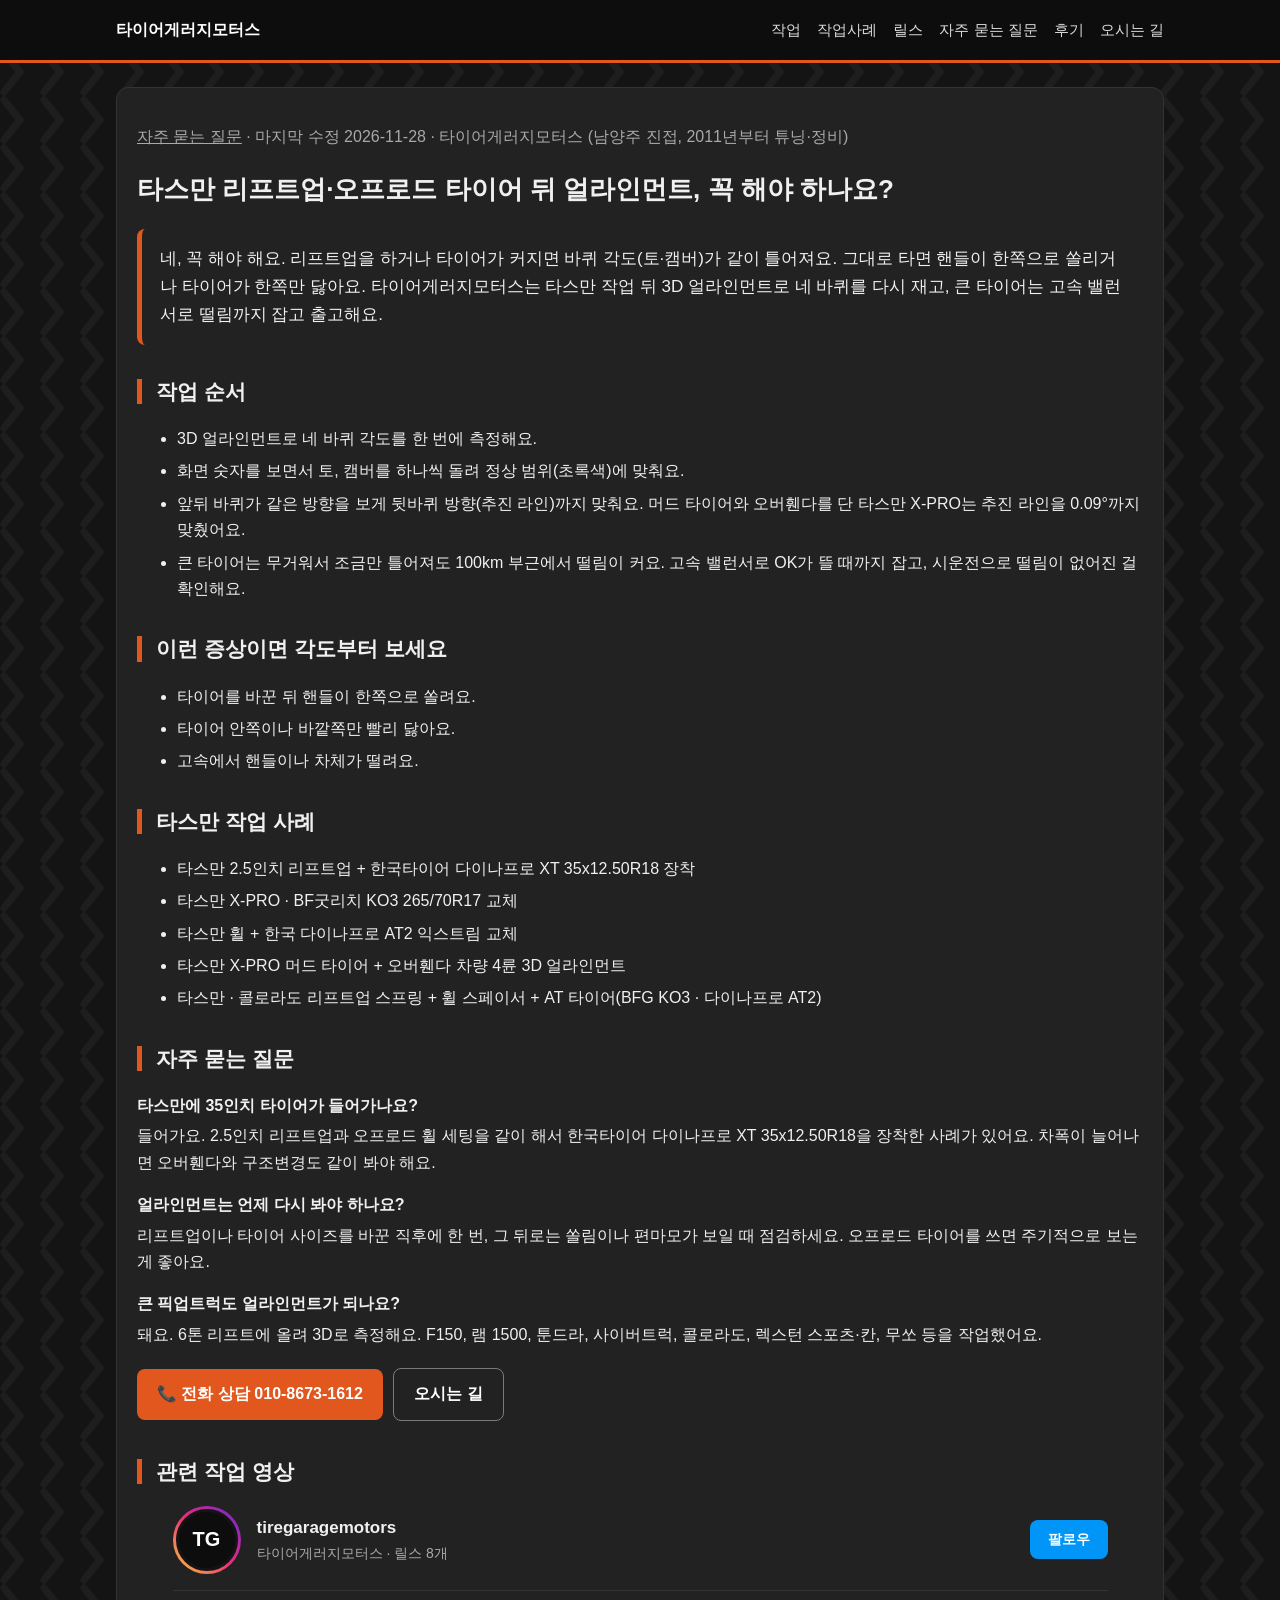
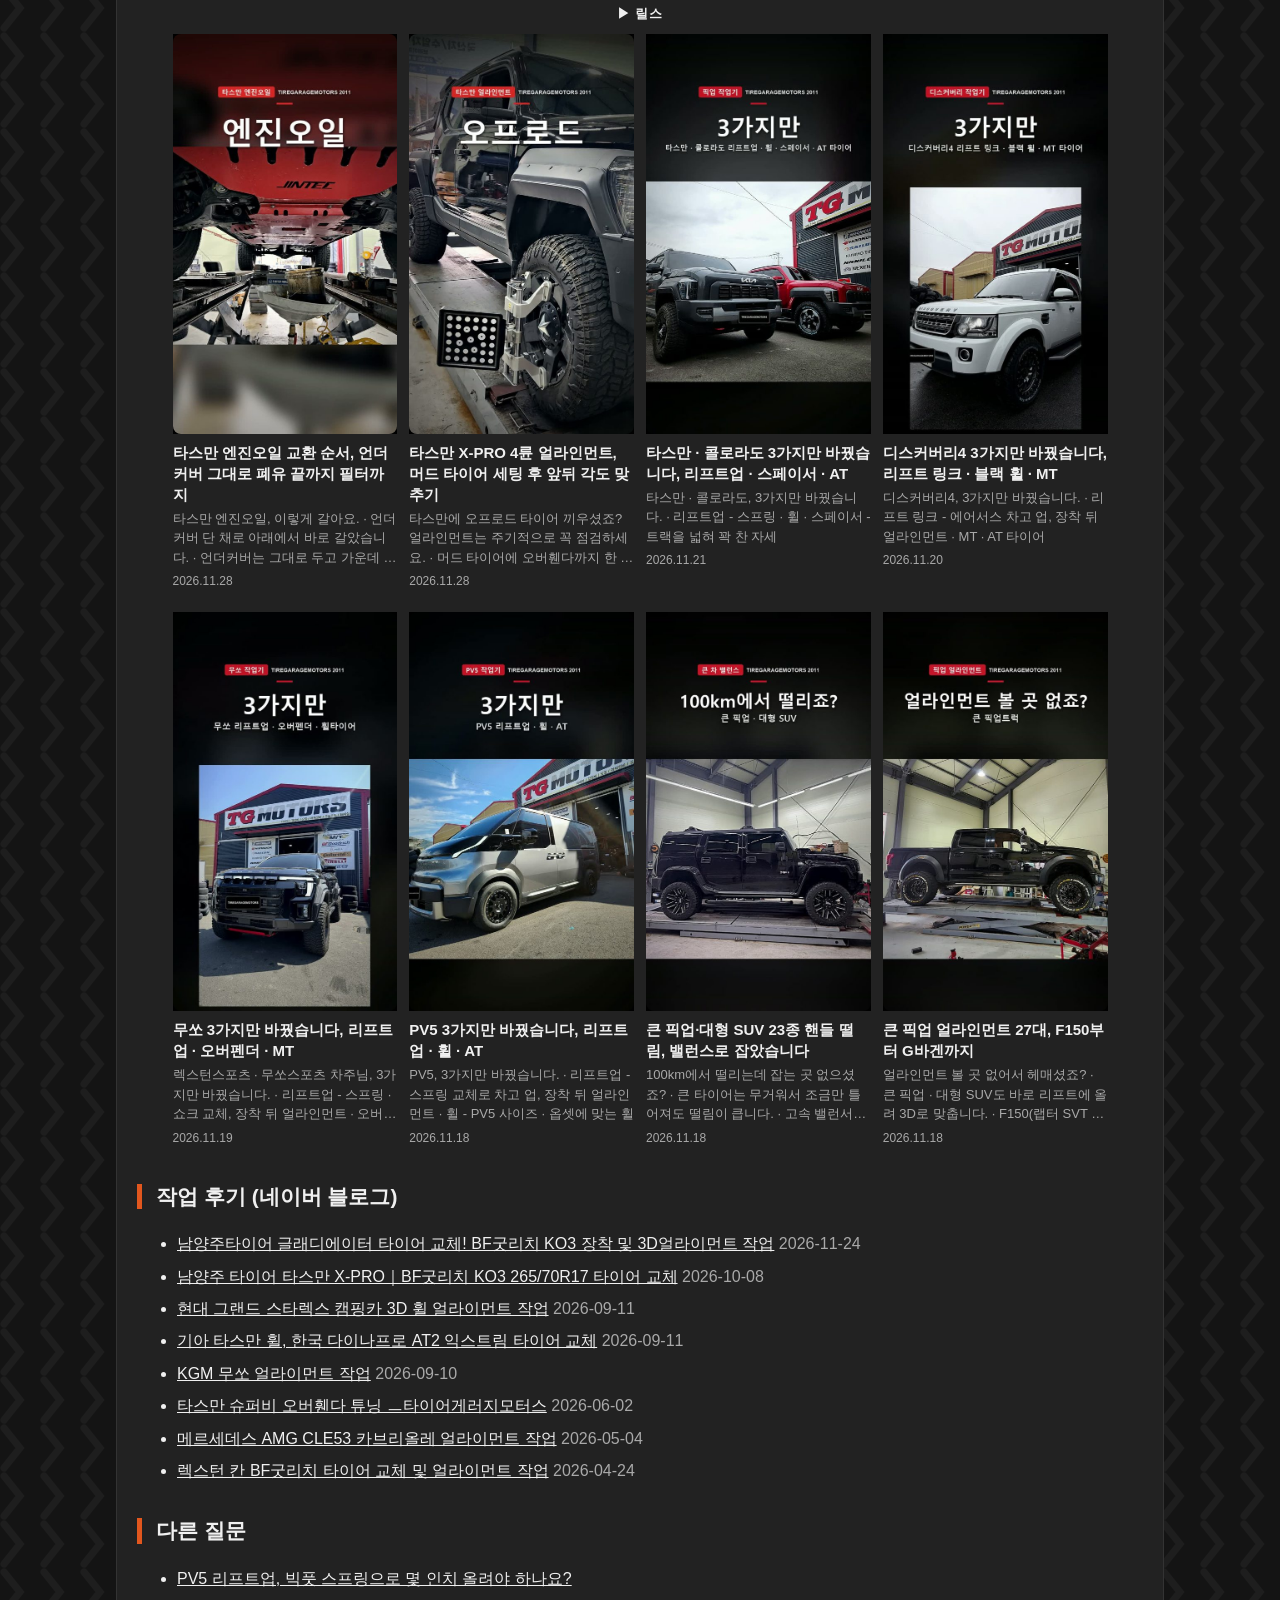
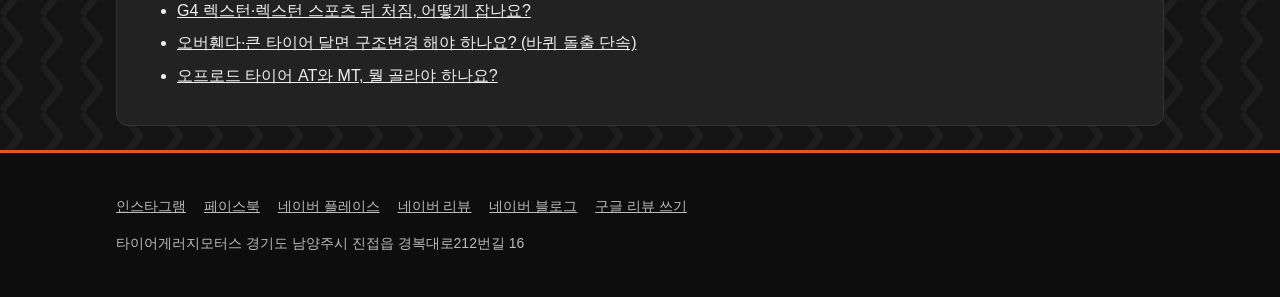
<file: guide/tasman-liftup-alignment.html>
<!doctype html>
<html lang="ko"><head>
<meta charset="utf-8"><meta name="viewport" content="width=device-width,initial-scale=1">
<title>타스만 리프트업·오프로드 타이어 뒤 얼라인먼트, 꼭 해야 하나요? | 타이어게러지모터스</title>
<meta name="description" content="기아 타스만에 리프트업이나 큰 오프로드 타이어를 달았다면 3D 얼라인먼트와 고속 밸런스를 꼭 다시 봐야 합니다. 남양주 타이어게러지모터스의 타스만 작업 사례로 정리했습니다.">
<meta name="keywords" content="남양주타이어, 구리타이어, 다산타이어, 별내타이어, 수입차타이어, 랭글러튜닝, 오프로드타이어, 리프트업, 오버휀다, 타이어교체, 휠얼라인먼트, 남양주튜닝, 오프로드튜닝, 튜닝정비, 타이어게러지모터스2011">
<link rel="canonical" href="https://tiregaragemotors2011.com/guide/tasman-liftup-alignment.html">
<meta property="og:type" content="website"><meta property="og:title" content="타스만 리프트업·오프로드 타이어 뒤 얼라인먼트, 꼭 해야 하나요? | 타이어게러지모터스">
<meta property="og:description" content="기아 타스만에 리프트업이나 큰 오프로드 타이어를 달았다면 3D 얼라인먼트와 고속 밸런스를 꼭 다시 봐야 합니다. 남양주 타이어게러지모터스의 타스만 작업 사례로 정리했습니다."><meta property="og:image" content="https://tiregaragemotors2011.com/og.jpg">
<meta property="og:locale" content="ko_KR">
<link rel="alternate" type="application/rss+xml" title="타이어게러지모터스" href="../rss.xml">
<script type="application/ld+json">[{"@context": "https://schema.org", "@type": ["TireShop", "AutoRepair"], "name": "타이어게러지모터스", "alternateName": "Tire Garage Motors", "description": "타이어게러지모터스는 2011년부터 15년간 튜닝과 정비 한 길만 걸어온 남양주 진접의 튜닝·정비 전문업체입니다. 온로드와 오프로드를 가리지 않고 수많은 차량을 직접 세팅해 온 경험으로, 차량 용도와 주행 스타일에 맞는 타이어와 하체 세팅을 제안해 드립니다. 국내외 주요 브랜드 타이어 재고를 넉넉히 보유해 대부분 당일 장착이 가능합니다.", "sameAs": ["https://www.instagram.com/tiregaragemotors/", "https://www.facebook.com/profile.php?id=100068261047558", "https://m.place.naver.com/place/1485920143/home", "https://blog.naver.com/tg_shop", "https://blog.naver.com/tiregarage", "https://blog.naver.com/wowlee1216"], "areaServed": ["남양주", "구리", "의정부", "다산", "별내", "진접", "서울 동북부"], "url": "https://tiregaragemotors2011.com", "image": "https://tiregaragemotors2011.com/og.jpg", "telephone": "010-8673-1612", "address": {"@type": "PostalAddress", "streetAddress": "경기도 남양주시 진접읍 경복대로212번길 16", "addressLocality": "남양주시", "addressRegion": "경기도", "postalCode": "", "addressCountry": "KR"}, "geo": {"@type": "GeoCoordinates", "latitude": "37.7165941", "longitude": "127.2050751"}, "foundingDate": "2011"}, [{"@context": "https://schema.org", "@type": "FAQPage", "mainEntity": [{"@type": "Question", "name": "타스만 리프트업·오프로드 타이어 뒤 얼라인먼트, 꼭 해야 하나요?", "acceptedAnswer": {"@type": "Answer", "text": "네, 꼭 해야 해요. 리프트업을 하거나 타이어가 커지면 바퀴 각도(토·캠버)가 같이 틀어져요. 그대로 타면 핸들이 한쪽으로 쏠리거나 타이어가 한쪽만 닳아요. 타이어게러지모터스는 타스만 작업 뒤 3D 얼라인먼트로 네 바퀴를 다시 재고, 큰 타이어는 고속 밸런서로 떨림까지 잡고 출고해요."}}, {"@type": "Question", "name": "타스만에 35인치 타이어가 들어가나요?", "acceptedAnswer": {"@type": "Answer", "text": "들어가요. 2.5인치 리프트업과 오프로드 휠 세팅을 같이 해서 한국타이어 다이나프로 XT 35x12.50R18을 장착한 사례가 있어요. 차폭이 늘어나면 오버휀다와 구조변경도 같이 봐야 해요."}}, {"@type": "Question", "name": "얼라인먼트는 언제 다시 봐야 하나요?", "acceptedAnswer": {"@type": "Answer", "text": "리프트업이나 타이어 사이즈를 바꾼 직후에 한 번, 그 뒤로는 쏠림이나 편마모가 보일 때 점검하세요. 오프로드 타이어를 쓰면 주기적으로 보는 게 좋아요."}}, {"@type": "Question", "name": "큰 픽업트럭도 얼라인먼트가 되나요?", "acceptedAnswer": {"@type": "Answer", "text": "돼요. 6톤 리프트에 올려 3D로 측정해요. F150, 램 1500, 툰드라, 사이버트럭, 콜로라도, 렉스턴 스포츠·칸, 무쏘 등을 작업했어요."}}]}, {"@context": "https://schema.org", "@type": "Article", "headline": "타스만 리프트업·오프로드 타이어 뒤 얼라인먼트, 꼭 해야 하나요?", "description": "기아 타스만에 리프트업이나 큰 오프로드 타이어를 달았다면 3D 얼라인먼트와 고속 밸런스를 꼭 다시 봐야 합니다. 남양주 타이어게러지모터스의 타스만 작업 사례로 정리했습니다.", "dateModified": "2026-11-28", "author": {"@type": "Organization", "name": "타이어게러지모터스", "url": "https://tiregaragemotors2011.com"}, "publisher": {"@type": "Organization", "name": "타이어게러지모터스"}}]]</script>
<style>
:root{--bg:#141414;--bg2:#1b1b1b;--card:#222;--ink:#f0f0f0;--muted:#a9a9a9;--line:#333;--accent:#e2571e;--dark:#0d0d0d}
*{box-sizing:border-box}body{margin:0;background:var(--bg) url("data:image/svg+xml,%3Csvg xmlns='http://www.w3.org/2000/svg' width='80' height='48' viewBox='0 0 80 48'%3E%3Cg fill='none' stroke='%23ffffff' stroke-opacity='.045' stroke-width='7' stroke-linecap='round'%3E%3Cpath d='M4 4 L20 24 L4 44'/%3E%3Cpath d='M44 4 L60 24 L44 44'/%3E%3C/g%3E%3C/svg%3E");color:var(--ink);font-family:"Pretendard","Apple SD Gothic Neo","Malgun Gothic",sans-serif;line-height:1.65}
a{color:inherit}img{max-width:100%;display:block}
.wrap{max-width:1080px;margin:0 auto;padding:0 16px}
header.top{background:var(--dark);color:#fff}
header.top .wrap{display:flex;justify-content:space-between;align-items:center;height:60px}
header.top a{text-decoration:none;font-weight:700}
header.top nav a{font-weight:500;margin-left:16px;opacity:.85;font-size:15px}
@media(max-width:600px){header.top .wrap{flex-direction:column;align-items:flex-start;justify-content:center;height:auto;padding-top:10px;padding-bottom:8px}header.top nav a{margin:0 12px 0 0;font-size:14px}}
.hero{background:var(--dark) center/cover no-repeat;color:#fff;padding:96px 0 104px;text-shadow:0 2px 8px #000a}
.hero h1{font-size:clamp(28px,6vw,44px);margin:0 0 10px;line-height:1.25}
.hero p{margin:0 0 24px;opacity:.85;font-size:17px}
.btn{display:inline-block;padding:12px 20px;border-radius:8px;background:var(--accent);color:#fff;text-decoration:none;font-weight:700;margin:4px 6px 4px 0}
.btn.ghost{background:transparent;border:1px solid #fff6}
.calls{margin:16px 0 4px}
section{padding:56px 0}section:nth-of-type(even){background:linear-gradient(#1b1b1bee,#1b1b1bee)}
h2{font-size:26px;margin:0 0 22px;padding-left:14px;border-left:5px solid var(--accent);line-height:1.2}
header.top{border-bottom:3px solid var(--accent)}
.grid{display:grid;gap:16px;grid-template-columns:repeat(auto-fill,minmax(240px,1fr))}
.card{background:var(--card);border:1px solid var(--line);border-top:3px solid var(--accent);border-radius:12px;padding:20px}
.card h3{margin:0 0 6px;font-size:18px}.card p{margin:0;color:var(--muted)}
.posts{display:grid;gap:12px;grid-template-columns:repeat(auto-fill,minmax(160px,1fr))}
.posts a{display:block;background:var(--card);border:1px solid var(--line);border-radius:10px;overflow:hidden;text-decoration:none;transition:transform .15s,border-color .15s}
.posts a:hover{transform:translateY(-3px);border-color:var(--accent)}
.posts img{aspect-ratio:4/5;object-fit:cover;width:100%}
.posts span{display:block;padding:8px 10px;font-size:14px;line-height:1.4;height:3.6em;overflow:hidden}
.info dt{font-weight:700;margin-top:12px}.info dd{margin:2px 0 0}
.map{width:100%;height:320px;border:0;border-radius:12px}
footer{background:var(--dark);border-top:3px solid var(--accent);color:#bbb;padding:28px 0;font-size:14px}footer a{margin-right:14px}
article{background:var(--card);border:1px solid var(--line);border-radius:12px;padding:20px;margin:24px 0}
article img{border-radius:8px;margin:0 auto 16px}
article .body{white-space:pre-line}.tags{color:var(--muted);font-size:14px}
.muted{color:var(--muted)}
.blog a{display:block;text-decoration:none}.blog a:hover .card{border-color:var(--accent)}
.blog small{color:var(--accent);font-weight:700}.blog h3{font-size:16px;line-height:1.45}
.blog p{font-size:14px;margin-top:6px;display:-webkit-box;-webkit-line-clamp:3;-webkit-box-orient:vertical;overflow:hidden}
.ig{max-width:935px;margin:0 auto}
.ig-head{display:flex;align-items:center;gap:16px;margin-bottom:16px}
.ig-av{flex:none;width:68px;height:68px;border-radius:50%;padding:3px;background:linear-gradient(45deg,#f9ce34,#ee2a7b,#6228d7)}
.ig-av span{display:flex;align-items:center;justify-content:center;width:100%;height:100%;border-radius:50%;background:var(--dark);border:3px solid var(--bg);font-weight:800;font-size:20px;color:#fff}
.ig-name{font-weight:700;font-size:17px}.ig-sub{color:var(--muted);font-size:14px}
.ig-follow{margin-left:auto;background:#0095f6;color:#fff;text-decoration:none;font-weight:700;font-size:14px;padding:8px 18px;border-radius:8px;white-space:nowrap}
.ig-tab{border-top:1px solid var(--line);text-align:center;font-size:13px;font-weight:700;letter-spacing:1px;padding:12px 0 10px}
.reels{display:grid;grid-template-columns:repeat(3,1fr);gap:3px}
@media(min-width:700px){.reels{grid-template-columns:repeat(4,1fr)}}
.reels a{position:relative;display:block;aspect-ratio:9/16;background:#000;overflow:hidden}
.reels img{width:100%;height:100%;object-fit:cover;transition:opacity .15s}.reels a:hover img{opacity:.8}
.reels span{position:absolute;left:8px;bottom:6px;color:#fff;font-size:14px;font-weight:700;text-shadow:0 1px 4px #000}
.reel-modal{position:fixed;inset:0;background:#000d;display:none;align-items:center;justify-content:center;z-index:50;flex-direction:column;gap:10px}
.reel-modal.on{display:flex}.reel-modal iframe{width:min(400px,94vw);height:min(720px,80vh);border:0;border-radius:12px;background:#fff}
.reel-modal button{position:absolute;top:10px;right:14px;background:none;border:0;color:#fff;font-size:36px;cursor:pointer}
.reel-modal a{color:#fff;font-size:14px}
.reels.full{grid-template-columns:repeat(2,1fr);gap:18px 12px}
@media(min-width:700px){.reels.full{grid-template-columns:repeat(4,1fr)}}
.reels .rc h3{font-size:15px;line-height:1.4;margin:8px 0 4px}
.reels .rc p{font-size:13px;line-height:1.5;color:var(--muted);margin:0;display:-webkit-box;-webkit-line-clamp:3;-webkit-box-orient:vertical;overflow:hidden}
.reels .rc time{font-size:12px;color:var(--muted)}
.guide-list a{display:block;text-decoration:none}.guide-list a:hover .card{border-color:var(--accent)}
.answer{background:var(--card);border-left:5px solid var(--accent);border-radius:8px;padding:16px 18px;font-size:17px}
.guide h2{font-size:21px;margin-top:34px}.guide li{margin:6px 0}.guide .faq dt{font-weight:700;margin-top:16px}.guide .faq dd{margin:4px 0 0}
.navbtns{margin-top:20px}.navbtns .btn{background:#03c75a}.navbtns .btn.google{background:#1a73e8}.navbtns .btn.line{background:transparent;color:var(--ink);border:1px solid var(--line)}
</style>
</head><body>
<header class="top"><div class="wrap"><a href="../index.html">타이어게러지모터스</a>
<nav><a href="../index.html#services">작업</a><a href="../posts/index.html">작업사례</a><a href="../reels/index.html">릴스</a><a href="../guide/index.html">자주 묻는 질문</a><a href="../index.html#reviews">후기</a><a href="../index.html#contact">오시는 길</a></nav></div></header>
<div class="wrap"><article class="guide">
<p class="muted"><a href="index.html">자주 묻는 질문</a> · 마지막 수정 2026-11-28 · 타이어게러지모터스 (남양주 진접, 2011년부터 튜닝·정비)</p>
<h1 style="font-size:26px;line-height:1.35">타스만 리프트업·오프로드 타이어 뒤 얼라인먼트, 꼭 해야 하나요?</h1>
<div class="answer">네, 꼭 해야 해요. 리프트업을 하거나 타이어가 커지면 바퀴 각도(토·캠버)가 같이 틀어져요. 그대로 타면 핸들이 한쪽으로 쏠리거나 타이어가 한쪽만 닳아요. 타이어게러지모터스는 타스만 작업 뒤 3D 얼라인먼트로 네 바퀴를 다시 재고, 큰 타이어는 고속 밸런서로 떨림까지 잡고 출고해요.</div>
<h2>작업 순서</h2><ul><li>3D 얼라인먼트로 네 바퀴 각도를 한 번에 측정해요.</li><li>화면 숫자를 보면서 토, 캠버를 하나씩 돌려 정상 범위(초록색)에 맞춰요.</li><li>앞뒤 바퀴가 같은 방향을 보게 뒷바퀴 방향(추진 라인)까지 맞춰요. 머드 타이어와 오버휀다를 단 타스만 X-PRO는 추진 라인을 0.09°까지 맞췄어요.</li><li>큰 타이어는 무거워서 조금만 틀어져도 100km 부근에서 떨림이 커요. 고속 밸런서로 OK가 뜰 때까지 잡고, 시운전으로 떨림이 없어진 걸 확인해요.</li></ul><h2>이런 증상이면 각도부터 보세요</h2><ul><li>타이어를 바꾼 뒤 핸들이 한쪽으로 쏠려요.</li><li>타이어 안쪽이나 바깥쪽만 빨리 닳아요.</li><li>고속에서 핸들이나 차체가 떨려요.</li></ul><h2>타스만 작업 사례</h2><ul><li>타스만 2.5인치 리프트업 + 한국타이어 다이나프로 XT 35x12.50R18 장착</li><li>타스만 X-PRO · BF굿리치 KO3 265/70R17 교체</li><li>타스만 휠 + 한국 다이나프로 AT2 익스트림 교체</li><li>타스만 X-PRO 머드 타이어 + 오버휀다 차량 4륜 3D 얼라인먼트</li><li>타스만 · 콜로라도 리프트업 스프링 + 휠 스페이서 + AT 타이어(BFG KO3 · 다이나프로 AT2)</li></ul><h2>자주 묻는 질문</h2><dl class="faq"><dt>타스만에 35인치 타이어가 들어가나요?</dt><dd>들어가요. 2.5인치 리프트업과 오프로드 휠 세팅을 같이 해서 한국타이어 다이나프로 XT 35x12.50R18을 장착한 사례가 있어요. 차폭이 늘어나면 오버휀다와 구조변경도 같이 봐야 해요.</dd><dt>얼라인먼트는 언제 다시 봐야 하나요?</dt><dd>리프트업이나 타이어 사이즈를 바꾼 직후에 한 번, 그 뒤로는 쏠림이나 편마모가 보일 때 점검하세요. 오프로드 타이어를 쓰면 주기적으로 보는 게 좋아요.</dd><dt>큰 픽업트럭도 얼라인먼트가 되나요?</dt><dd>돼요. 6톤 리프트에 올려 3D로 측정해요. F150, 램 1500, 툰드라, 사이버트럭, 콜로라도, 렉스턴 스포츠·칸, 무쏘 등을 작업했어요.</dd></dl><p><a class="btn" href="tel:010-8673-1612">📞 전화 상담 010-8673-1612</a> <a class="btn ghost" href="../index.html#contact">오시는 길</a></p><h2>관련 작업 영상</h2><div class="ig"><div class="ig-head"><div class="ig-av"><span>TG</span></div>
<div><div class="ig-name">tiregaragemotors</div><div class="ig-sub">타이어게러지모터스 · 릴스 8개</div></div><a class="ig-follow" href="https://www.instagram.com/tiregaragemotors/" target="_blank" rel="noopener">팔로우</a></div>
<div class="ig-tab">▶ 릴스</div><div class="reels full"><div class="rc"><a href="https://www.instagram.com/reel/DgR26gaghwK/" data-code="DgR26gaghwK" target="_blank" rel="noopener" title="타스만 엔진오일 교환 순서, 언더커버 그대로 폐유 끝까지 필터까지"><img src="../images/reel_DgR26gaghwK.jpg" alt="타스만 엔진오일 교환 순서, 언더커버 그대로 폐유 끝까지 필터까지 - 타이어게러지모터스 릴스" loading="lazy"></a><h3>타스만 엔진오일 교환 순서, 언더커버 그대로 폐유 끝까지 필터까지</h3><p>타스만 엔진오일, 이렇게 갈아요. · 언더커버 단 채로 아래에서 바로 갈았습니다. · 언더커버는 그대로 두고 가운데 구멍으로 작업해요.</p><time datetime="2026-11-28">2026.11.28</time></div><div class="rc"><a href="https://www.instagram.com/reel/DgQvceDJLHp/" data-code="DgQvceDJLHp" target="_blank" rel="noopener" title="타스만 X-PRO 4륜 얼라인먼트, 머드 타이어 세팅 후 앞뒤 각도 맞추기"><img src="../images/reel_DgQvceDJLHp.jpg" alt="타스만 X-PRO 4륜 얼라인먼트, 머드 타이어 세팅 후 앞뒤 각도 맞추기 - 타이어게러지모터스 릴스" loading="lazy"></a><h3>타스만 X-PRO 4륜 얼라인먼트, 머드 타이어 세팅 후 앞뒤 각도 맞추기</h3><p>타스만에 오프로드 타이어 끼우셨죠? 얼라인먼트는 주기적으로 꼭 점검하세요. · 머드 타이어에 오버휀다까지 한 타스만 X-PRO, 네 바퀴 각도를 전부 다시 쟀습니다. · 3D 얼라인먼트로 네 바퀴를 한 번에 잽니다. 타이어가 커지면 바퀴 각도도 같이 틀어져요.</p><time datetime="2026-11-28">2026.11.28</time></div><div class="rc"><a href="https://www.instagram.com/reel/Df_Nvr_HMLS/" data-code="Df_Nvr_HMLS" target="_blank" rel="noopener" title="타스만 · 콜로라도 3가지만 바꿨습니다, 리프트업 · 스페이서 · AT"><img src="../images/reel_Df_Nvr_HMLS.jpg" alt="타스만 · 콜로라도 3가지만 바꿨습니다, 리프트업 · 스페이서 · AT - 타이어게러지모터스 릴스" loading="lazy"></a><h3>타스만 · 콜로라도 3가지만 바꿨습니다, 리프트업 · 스페이서 · AT</h3><p>타스만 · 콜로라도, 3가지만 바꿨습니다. · 리프트업 - 스프링 · 휠 · 스페이서 - 트랙을 넓혀 꽉 찬 자세</p><time datetime="2026-11-21">2026.11.21</time></div><div class="rc"><a href="https://www.instagram.com/reel/Df9jZZnAezo/" data-code="Df9jZZnAezo" target="_blank" rel="noopener" title="디스커버리4 3가지만 바꿨습니다, 리프트 링크 · 블랙 휠 · MT"><img src="../images/reel_Df9jZZnAezo.jpg" alt="디스커버리4 3가지만 바꿨습니다, 리프트 링크 · 블랙 휠 · MT - 타이어게러지모터스 릴스" loading="lazy"></a><h3>디스커버리4 3가지만 바꿨습니다, 리프트 링크 · 블랙 휠 · MT</h3><p>디스커버리4, 3가지만 바꿨습니다. · 리프트 링크 - 에어서스 차고 업, 장착 뒤 얼라인먼트 · MT · AT 타이어</p><time datetime="2026-11-20">2026.11.20</time></div><div class="rc"><a href="https://www.instagram.com/reel/Df7Fts3AXnd/" data-code="Df7Fts3AXnd" target="_blank" rel="noopener" title="무쏘 3가지만 바꿨습니다, 리프트업 · 오버펜더 · MT"><img src="../images/reel_Df7Fts3AXnd.jpg" alt="무쏘 3가지만 바꿨습니다, 리프트업 · 오버펜더 · MT - 타이어게러지모터스 릴스" loading="lazy"></a><h3>무쏘 3가지만 바꿨습니다, 리프트업 · 오버펜더 · MT</h3><p>렉스턴스포츠 · 무쏘스포츠 차주님, 3가지만 바꿨습니다. · 리프트업 - 스프링 · 쇼크 교체, 장착 뒤 얼라인먼트 · 오버펜더 - 휠하우스를 넓혀 큰 타이어도 여유 있게</p><time datetime="2026-11-19">2026.11.19</time></div><div class="rc"><a href="https://www.instagram.com/reel/Df4Z0sBAltW/" data-code="Df4Z0sBAltW" target="_blank" rel="noopener" title="PV5 3가지만 바꿨습니다, 리프트업 · 휠 · AT"><img src="../images/reel_Df4Z0sBAltW.jpg" alt="PV5 3가지만 바꿨습니다, 리프트업 · 휠 · AT - 타이어게러지모터스 릴스" loading="lazy"></a><h3>PV5 3가지만 바꿨습니다, 리프트업 · 휠 · AT</h3><p>PV5, 3가지만 바꿨습니다. · 리프트업 - 스프링 교체로 차고 업, 장착 뒤 얼라인먼트 · 휠 - PV5 사이즈 · 옵셋에 맞는 휠</p><time datetime="2026-11-18">2026.11.18</time></div><div class="rc"><a href="https://www.instagram.com/reel/Df3nzoqErpK/" data-code="Df3nzoqErpK" target="_blank" rel="noopener" title="큰 픽업·대형 SUV 23종 핸들 떨림, 밸런스로 잡았습니다"><img src="../images/reel_Df3nzoqErpK.jpg" alt="큰 픽업·대형 SUV 23종 핸들 떨림, 밸런스로 잡았습니다 - 타이어게러지모터스 릴스" loading="lazy"></a><h3>큰 픽업·대형 SUV 23종 핸들 떨림, 밸런스로 잡았습니다</h3><p>100km에서 떨리는데 잡는 곳 없으셨죠? · 큰 타이어는 무거워서 조금만 틀어져도 떨림이 큽니다. · 고속 밸런서로 OK 뜰 때까지 잡고, 시운전으로 떨림 없어진 것까지 보고 출고합니다.</p><time datetime="2026-11-18">2026.11.18</time></div><div class="rc"><a href="https://www.instagram.com/reel/Df3Ho22Ehzk/" data-code="Df3Ho22Ehzk" target="_blank" rel="noopener" title="큰 픽업 얼라인먼트 27대, F150부터 G바겐까지"><img src="../images/reel_Df3Ho22Ehzk.jpg" alt="큰 픽업 얼라인먼트 27대, F150부터 G바겐까지 - 타이어게러지모터스 릴스" loading="lazy"></a><h3>큰 픽업 얼라인먼트 27대, F150부터 G바겐까지</h3><p>얼라인먼트 볼 곳 없어서 헤매셨죠? · 큰 픽업 · 대형 SUV도 바로 리프트에 올려 3D로 맞춥니다. · F150(랩터 SVT · FX4 · 37인치 RT) · 램 1500 레블 · 툰드라 · 허머 H2 · 사이버트럭 · 레인저 랩터 · 콜로라도 · 타스만 · 무쏘</p><time datetime="2026-11-18">2026.11.18</time></div></div></div>
<div class="reel-modal" id="reelModal"><button aria-label="닫기">×</button><iframe title="인스타그램 릴스" allow="autoplay; encrypted-media" allowfullscreen></iframe><a target="_blank" rel="noopener">인스타그램에서 보기 ›</a></div>
<script>(function(){var m=document.getElementById('reelModal'),f=m.querySelector('iframe'),l=m.querySelector('a');
function close(){m.classList.remove('on');f.src='about:blank'}
document.querySelectorAll('.reels a').forEach(function(a){a.addEventListener('click',function(e){e.preventDefault();
f.src='https://www.instagram.com/reel/'+a.dataset.code+'/embed/captioned/';l.href=a.href;m.classList.add('on')})});
m.addEventListener('click',function(e){if(e.target!==f&&e.target!==l)close()});document.addEventListener('keydown',function(e){if(e.key==='Escape')close()})})();</script><h2>작업 후기 (네이버 블로그)</h2><ul><li><a href="https://blog.naver.com/tg_shop/224490153617" target="_blank" rel="noopener">남양주타이어 글래디에이터 타이어 교체! BF굿리치 KO3 장착 및 3D얼라이먼트 작업</a> <span class="muted">2026-11-24</span></li><li><a href="https://blog.naver.com/tg_shop/224434930592" target="_blank" rel="noopener">남양주 타이어 타스만 X-PRO｜BF굿리치 KO3 265/70R17 타이어 교체</a> <span class="muted">2026-10-08</span></li><li><a href="https://blog.naver.com/wowlee1216/224408126129" target="_blank" rel="noopener">현대 그랜드 스타렉스 캠핑카 3D 휠 얼라이먼트 작업</a> <span class="muted">2026-09-11</span></li><li><a href="https://blog.naver.com/wowlee1216/224408088373" target="_blank" rel="noopener">기아 타스만 휠, 한국 다이나프로 AT2 익스트림 타이어 교체</a> <span class="muted">2026-09-11</span></li><li><a href="https://blog.naver.com/wowlee1216/224406927987" target="_blank" rel="noopener">KGM 무쏘 얼라이먼트 작업</a> <span class="muted">2026-09-10</span></li><li><a href="https://blog.naver.com/tiregarage/224303916320" target="_blank" rel="noopener">타스만 슈퍼비 오버휀다 튜닝 ㅡ타이어게러지모터스</a> <span class="muted">2026-06-02</span></li><li><a href="https://blog.naver.com/wowlee1216/224274558364" target="_blank" rel="noopener">메르세데스 AMG CLE53 카브리올레 얼라이먼트 작업</a> <span class="muted">2026-05-04</span></li><li><a href="https://blog.naver.com/wowlee1216/224263647707" target="_blank" rel="noopener">렉스턴 칸 BF굿리치 타이어 교체 및 얼라이먼트 작업</a> <span class="muted">2026-04-24</span></li></ul><h2>다른 질문</h2><ul><li><a href="pv5-bigfoot-spring-liftup.html">PV5 리프트업, 빅풋 스프링으로 몇 인치 올려야 하나요?</a></li><li><a href="rexton-rear-sag-fix.html">G4 렉스턴·렉스턴 스포츠 뒤 처짐, 어떻게 잡나요?</a></li><li><a href="overfender-structure-change.html">오버휀다·큰 타이어 달면 구조변경 해야 하나요? (바퀴 돌출 단속)</a></li><li><a href="offroad-tire-at-mt.html">오프로드 타이어 AT와 MT, 뭘 골라야 하나요?</a></li></ul></article></div>
<footer><div class="wrap"><p><a href="https://www.instagram.com/tiregaragemotors/" rel="noopener" target="_blank">인스타그램</a> <a href="https://www.facebook.com/profile.php?id=100068261047558" rel="noopener" target="_blank">페이스북</a> <a href="https://m.place.naver.com/place/1485920143/home" rel="noopener" target="_blank">네이버 플레이스</a> <a href="https://m.place.naver.com/place/1485920143/review/visitor" rel="noopener" target="_blank">네이버 리뷰</a> <a href="https://blog.naver.com/tg_shop" rel="noopener" target="_blank">네이버 블로그</a> <a href="https://search.google.com/local/writereview?placeid=ChIJURJwHrvJfDURxb4zpCA3Q0M" rel="noopener" target="_blank">구글 리뷰 쓰기</a></p><p>타이어게러지모터스 경기도 남양주시 진접읍 경복대로212번길 16</p></div></footer>
</body></html>
</file>
